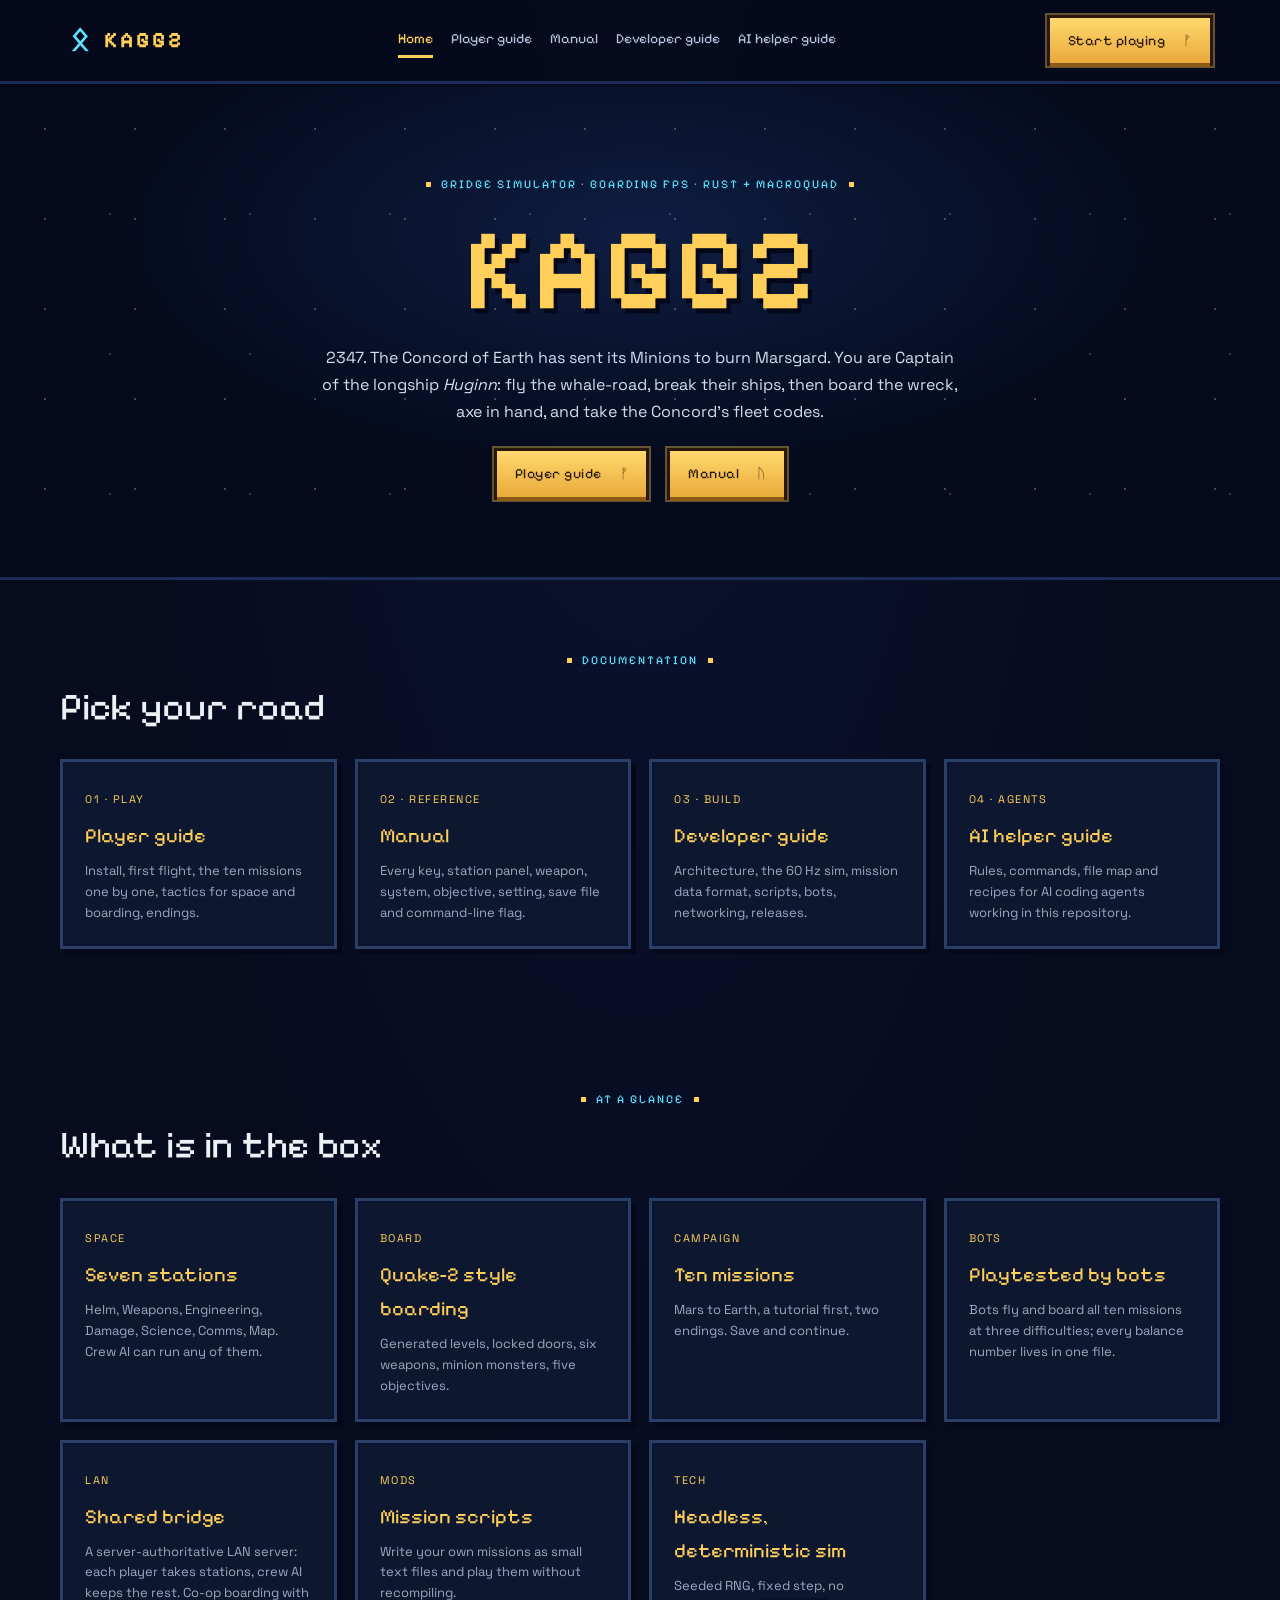
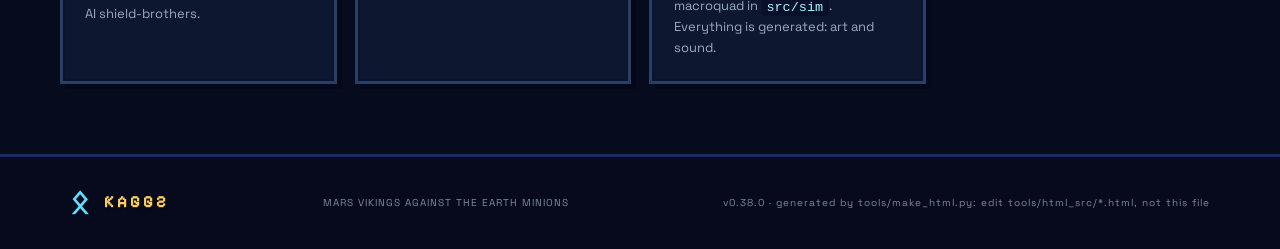
<file: HTML/index.html>
<!doctype html>
<html lang="en"><head><meta charset="utf-8"><meta name="viewport" content="width=device-width,initial-scale=1">
<title>Kagg2 — Kagg2</title><meta name="description" content="Kagg2: Mars Vikings against the Earth Minions. A bridge-simulator and boarding-FPS campaign.">
<link rel="icon" href="data:image/svg+xml,%3Csvg xmlns='http://www.w3.org/2000/svg' viewBox='0 0 32 32'%3E%3Cpath fill='%237ff0cf' d='M16 2l5 9h-4v5l6-4v5l-6 4v9h-2v-9l-6-4v-5l6 4v-5h-4z'/%3E%3C/svg%3E">
<style>@import url('https://fonts.googleapis.com/css2?family=Space+Grotesk:wght@400;500;600;700&family=Pixelify+Sans:wght@400;600&display=swap');
:root{--bg:#070b1e;--bg2:#0b1430;--panel:#0d1730;--ink:#eaf2f6;--mint:#3df2b0;--gold:#ffcf5a;--ice:#5fe0ff;--muted:#9aaac0;--line:#2a3f66;--code:#08102a;--link:#7be8ff}
*{box-sizing:border-box}html{scroll-behavior:smooth;scroll-padding-top:90px}
body{margin:0;background:radial-gradient(ellipse at 50% -10%,#16286055,transparent 60%),var(--bg);color:var(--ink);font:16px/1.7 'Space Grotesk',system-ui,Arial,sans-serif}
a{color:inherit;text-decoration:none}button{font:inherit;cursor:pointer}
header{height:84px;display:flex;align-items:center;justify-content:space-between;gap:20px;padding:0 5.5%;background:#060a1cf2;border-bottom:3px solid #1b2c58;box-shadow:0 3px 0 #0003;position:sticky;top:0;z-index:20;backdrop-filter:blur(8px)}
.brand{font-family:'Pixelify Sans','Space Grotesk',sans-serif;font-size:22px;font-weight:700;letter-spacing:3px;display:flex;align-items:center;gap:12px;white-space:nowrap;color:var(--gold);text-shadow:2px 2px 0 #04081a}
.rune{font-size:32px;color:var(--ice);line-height:1}
nav{font-family:'Pixelify Sans','Space Grotesk',sans-serif;display:flex;flex-wrap:wrap;gap:4px 18px;font-size:14px;color:#b5c3dc}
nav a{padding:4px 0;border-bottom:3px solid transparent}nav a:hover{color:var(--gold)}nav a.on{color:var(--gold);border-color:var(--gold)}
.nav-cta,.button{font-family:'Pixelify Sans',sans-serif;background:linear-gradient(#ffd96e,#e9a93a);color:#2a1706;border:0;box-shadow:0 4px 0 #8a5a16,0 0 0 3px #2a1706,0 0 0 5px #ffcf5a60;letter-spacing:.5px;padding:11px 18px;font-size:14px;display:inline-flex;gap:18px;white-space:nowrap}
.nav-cta span,.button span{color:#7a4a10}.button:hover,.nav-cta:hover{transform:translateY(-2px);filter:brightness(1.08)}
.hero{position:relative;overflow:hidden;padding:90px 6% 80px;text-align:center;background:radial-gradient(ellipse 60% 70% at 50% 30%,#1c3a7a66,transparent 70%),#050a1c;border-bottom:3px solid #1b2c58}
.hero:before{content:"";position:absolute;inset:0;background-image:radial-gradient(#fff 1px,transparent 1px),radial-gradient(#9ec9ff 1px,transparent 1px);background-size:90px 90px,140px 140px;background-position:0 0,40px 60px;opacity:.25}
.hero>*{position:relative}
.eyebrow{font-family:'Pixelify Sans',sans-serif;font-size:12px;letter-spacing:2px;color:var(--ice);display:flex;align-items:center;justify-content:center;gap:10px;text-transform:uppercase}
.eyebrow span{width:5px;height:5px;background:var(--gold)}
.hero h1{font-family:'Pixelify Sans',sans-serif;font-size:clamp(60px,9vw,120px);font-weight:600;line-height:.95;letter-spacing:2px;margin:22px 0 18px;color:var(--gold);text-shadow:4px 5px 0 #04081a}
.hero p{max-width:640px;margin:0 auto 22px;color:#d3def0;font-size:16px}
.actions{display:flex;justify-content:center;gap:24px;flex-wrap:wrap;margin-top:26px}
.section{max-width:1240px;margin:auto;padding:70px 40px}
h2{font-family:'Pixelify Sans',sans-serif;font-weight:400;font-size:38px;line-height:1.15;margin:15px 0 0}
h3{font-family:'Pixelify Sans',sans-serif;font-weight:400;font-size:24px}
.cards{display:grid;grid-template-columns:repeat(auto-fit,minmax(250px,1fr));gap:18px;margin-top:30px}
.cards a{border:3px solid #2a3f66;background:var(--panel);box-shadow:inset 0 0 0 2px #0a1330,5px 5px 0 #04081a;padding:22px;display:block;transition:transform .2s,filter .2s}
.cards a:hover{transform:translateY(-3px);filter:brightness(1.15)}.cards b{display:block;font-family:'Pixelify Sans',sans-serif;font-size:20px;color:var(--gold);font-weight:400;margin:8px 0}.cards small{color:var(--muted);font-size:13px;line-height:1.6;display:block}
.feature-num{font-size:11px;letter-spacing:1.5px;color:var(--gold)}
.wrap{max-width:min(96vw,1900px);margin:0 auto;padding:36px 24px;display:grid;grid-template-columns:260px 1fr;gap:40px}
aside{position:sticky;top:104px;align-self:start;max-height:calc(100vh - 124px);overflow:auto;font-size:13px;border:3px solid #2a3f66;background:#08112b;box-shadow:inset 0 0 0 2px #0a1330;padding:8px 10px}
aside a{display:block;color:var(--muted);padding:3px 0 3px 12px;border-left:2px solid #2a3f66}aside a:hover,aside a.cur{color:var(--gold);border-color:var(--gold)}aside a.l3{padding-left:26px;font-size:12px}
aside .grp{font-family:'Pixelify Sans',sans-serif;margin:12px 0 4px;padding:3px 8px;font-size:12px;letter-spacing:1.5px;text-transform:uppercase;color:#1a1004;background:linear-gradient(#ffd96e,#e9a93a);box-shadow:0 2px 0 #8a5a16}
main{min-width:0;max-width:1100px}
main h1{font-family:'Pixelify Sans',sans-serif;font-size:3.4rem;font-weight:400;line-height:1;margin:.1em 0 .3em;color:var(--gold);text-shadow:3px 3px 0 #04081a}
main h1::after{content:"";display:block;width:70px;height:3px;background:var(--mint);margin-top:14px}
main h2{margin-top:2.2em;padding-bottom:.25em;border-bottom:1px solid var(--line);font-size:1.7rem}main h3{margin-top:1.6em;font-size:1.25rem;color:var(--ice)}
h2 .a,h3 .a{opacity:0;margin-left:.4em;color:var(--muted)}h2:hover .a,h3:hover .a{opacity:1}
main a{color:var(--link);border-bottom:1px solid #7ff0cf40}main a:hover{border-color:var(--mint)}
code{background:var(--code);padding:.12em .4em;border-radius:4px;font:13.5px ui-monospace,Menlo,Consolas,monospace;color:#a8f6ff}
kbd{display:inline-block;min-width:1.6em;text-align:center;padding:.05em .45em;border:1px solid #5a6fa0;border-bottom-width:3px;border-radius:5px;background:#101e44;color:var(--gold);font:600 13px ui-monospace,Menlo,monospace}
pre{background:var(--code);padding:14px 16px;border-radius:6px;overflow:auto;border:2px solid #2a3f66}pre code{padding:0;background:none}
table{border-collapse:separate;border-spacing:0;display:block;overflow-x:auto;max-width:100%;margin:1.2em 0;border:2px solid #2a3f66}
th,td{border-bottom:1px solid #1d3236;padding:8px 12px;text-align:left;vertical-align:top}tr:last-child td{border-bottom:0}
th{font-family:'Pixelify Sans',sans-serif;background:#101e44;font-size:.9rem;letter-spacing:.06em;color:var(--gold);font-weight:400}tbody tr:nth-child(even){background:#0b1534}
blockquote{margin:1.2em 0;padding:.9em 1.4em;border:3px solid #2a3f66;border-left:6px solid var(--gold);background:var(--panel);color:#c9d6ea}
blockquote.tip{border-left-color:var(--mint)}blockquote.warn{border-left-color:#ff7b6b}blockquote.note{border-left-color:#7aa8ff}
details.guide{border:3px solid #2a3f66;background:var(--panel);padding:10px 16px;margin:14px 0}details.guide>summary{cursor:pointer;font-weight:700;color:var(--mint)}
.badge{display:inline-block;padding:.1em .6em;background:var(--mint);color:#0c2725;font-size:12px;font-weight:700}
footer{padding:30px 5.5%;border-top:3px solid #1b2c58;background:#060a1c;display:flex;align-items:center;justify-content:space-between;gap:16px;flex-wrap:wrap}
footer .brand{font-size:17px}footer>span,footer small{font-size:10px;letter-spacing:1px;color:#7a8c9c}
:focus-visible{outline:2px solid var(--mint);outline-offset:5px}
@media(max-width:860px){header{height:auto;padding:12px 6%;flex-wrap:wrap}nav{order:3;width:100%}.nav-cta{display:none}.section{padding:50px 6%}.wrap{grid-template-columns:1fr}aside{display:none}main h1{font-size:2.6rem}}
@media(prefers-reduced-motion:reduce){html{scroll-behavior:auto}*{transition:none!important}}
</style></head><body><header><a class="brand" href="index.html"><span class="rune">ᛟ</span> KAGG2</a><nav aria-label="Main navigation"><a href="index.html" class=on>Home</a><a href="guide.html">Player guide</a><a href="manual.html">Manual</a><a href="developer-guide.html">Developer guide</a><a href="ai-guide.html">AI helper guide</a></nav><a class="nav-cta" href="guide.html">Start playing <span>ᚠ</span></a></header><section class="hero"><div class="eyebrow"><span></span>Bridge simulator · boarding FPS · Rust + macroquad<span></span></div>
<h1>KAGG2</h1>
<p>2347. The Concord of Earth has sent its Minions to burn Marsgard. You are Captain of the longship <em>Huginn</em>: fly the whale-road, break their ships, then board the wreck, axe in hand, and take the Concord's fleet codes.</p>
<div class="actions"><a class="button" href="guide.html">Player guide <span>ᚠ</span></a><a class="button" href="manual.html">Manual <span>ᚢ</span></a></div></section>
<section class="section"><div class="eyebrow"><span></span>Documentation<span></span></div><h2>Pick your road</h2>
<div class="cards">
<a href="guide.html"><span class="feature-num">01 · PLAY</span><b>Player guide</b><small>Install, first flight, the ten missions one by one, tactics for space and boarding, endings.</small></a>
<a href="manual.html"><span class="feature-num">02 · REFERENCE</span><b>Manual</b><small>Every key, station panel, weapon, system, objective, setting, save file and command-line flag.</small></a>
<a href="developer-guide.html"><span class="feature-num">03 · BUILD</span><b>Developer guide</b><small>Architecture, the 60 Hz sim, mission data format, scripts, bots, networking, releases.</small></a>
<a href="ai-guide.html"><span class="feature-num">04 · AGENTS</span><b>AI helper guide</b><small>Rules, commands, file map and recipes for AI coding agents working in this repository.</small></a>
</div></section>
<section class="section"><div class="eyebrow"><span></span>At a glance<span></span></div><h2>What is in the box</h2>
<div class="cards">
<a href="manual.html#stations"><span class="feature-num">SPACE</span><b>Seven stations</b><small>Helm, Weapons, Engineering, Damage, Science, Comms, Map. Crew AI can run any of them.</small></a>
<a href="manual.html#boarding"><span class="feature-num">BOARD</span><b>Quake-2 style boarding</b><small>Generated levels, locked doors, six weapons, minion monsters, five objectives.</small></a>
<a href="guide.html#the-campaign"><span class="feature-num">CAMPAIGN</span><b>Ten missions</b><small>Mars to Earth, a tutorial first, two endings. Save and continue.</small></a>
<a href="manual.html#playtest"><span class="feature-num">BOTS</span><b>Playtested by bots</b><small>Bots fly and board all ten missions at three difficulties; every balance number lives in one file.</small></a>
<a href="manual.html#multiplayer"><span class="feature-num">LAN</span><b>Shared bridge</b><small>A server-authoritative LAN server: each player takes stations, crew AI keeps the rest. Co-op boarding with AI shield-brothers.</small></a>
<a href="manual.html#mission-scripts"><span class="feature-num">MODS</span><b>Mission scripts</b><small>Write your own missions as small text files and play them without recompiling.</small></a>
<a href="developer-guide.html#determinism"><span class="feature-num">TECH</span><b>Headless, deterministic sim</b><small>Seeded RNG, fixed step, no macroquad in <code>src/sim</code>. Everything is generated: art and sound.</small></a>
</div></section>
<footer><a class="brand" href="index.html"><span class="rune">ᛟ</span> KAGG2</a><span>MARS VIKINGS AGAINST THE EARTH MINIONS</span><small>v0.38.0 · generated by tools/make_html.py: edit tools/html_src/*.html, not this file</small></footer></body></html>
</file>
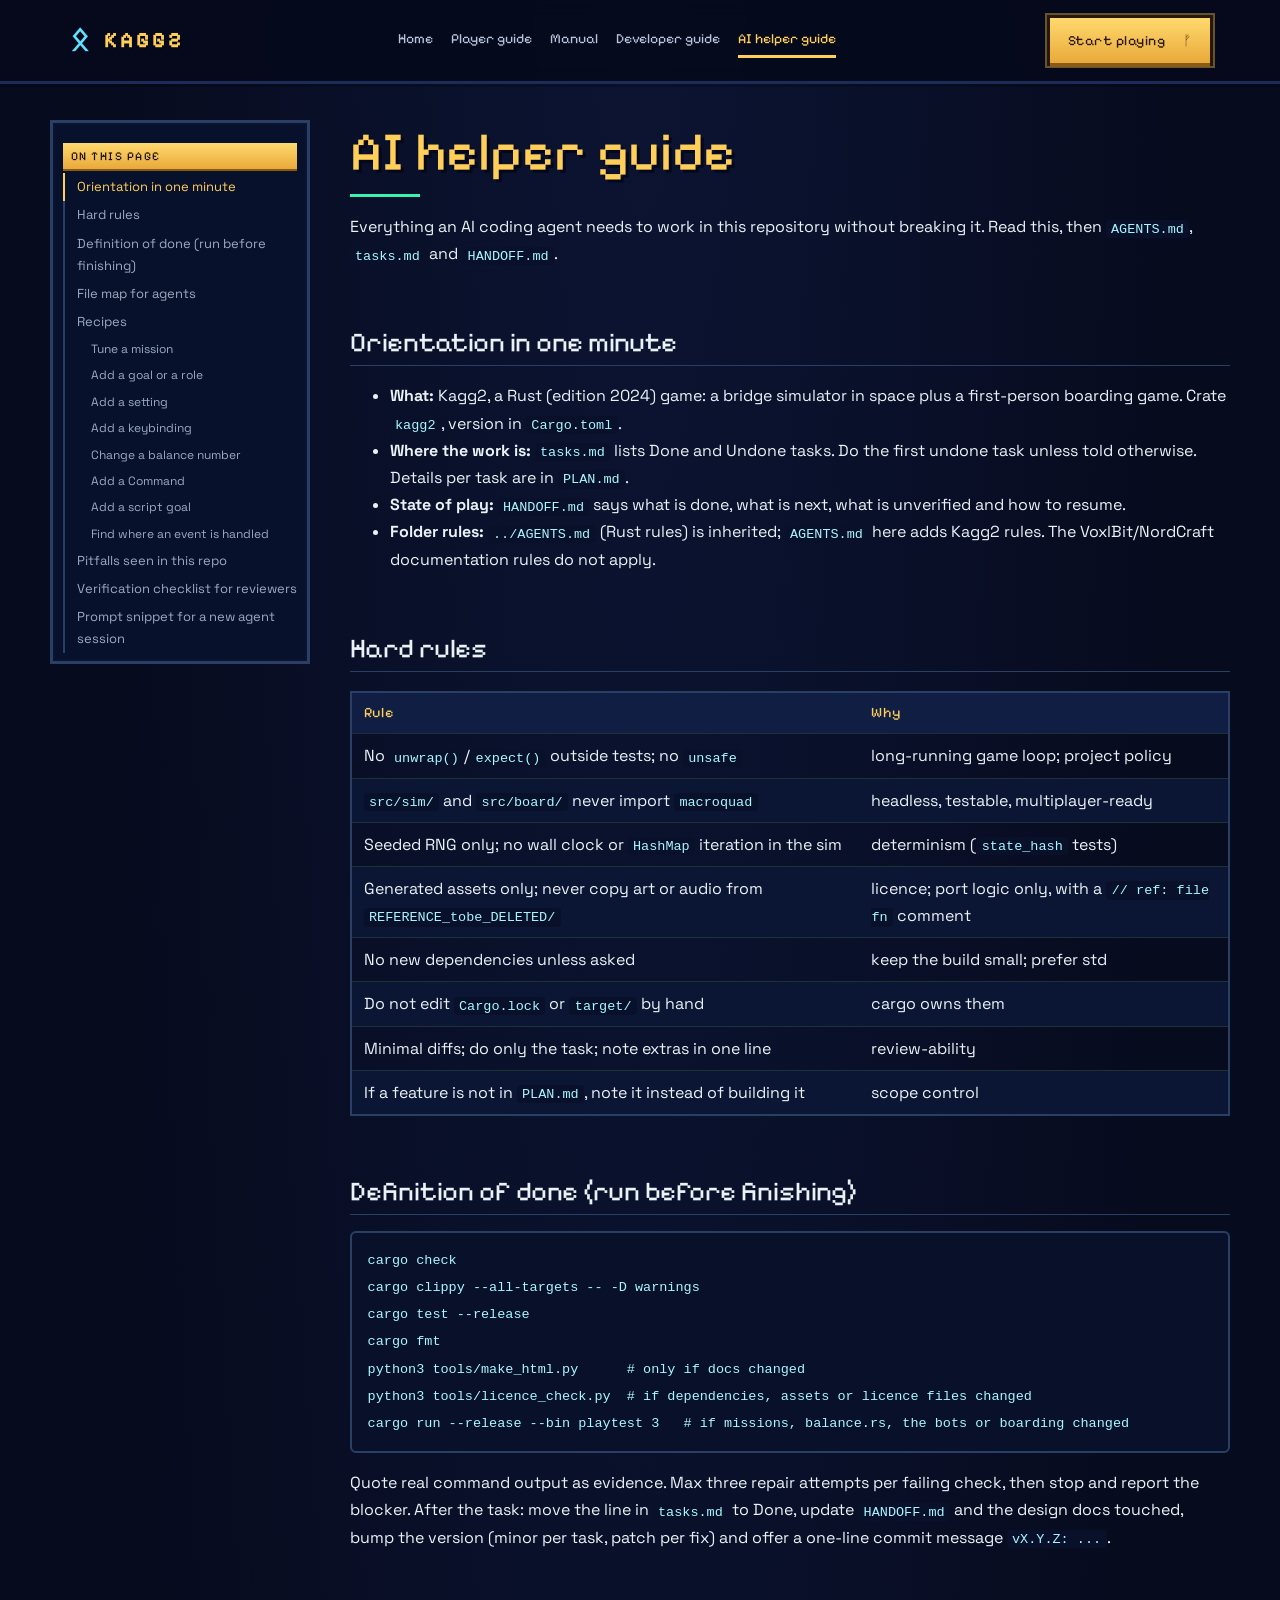
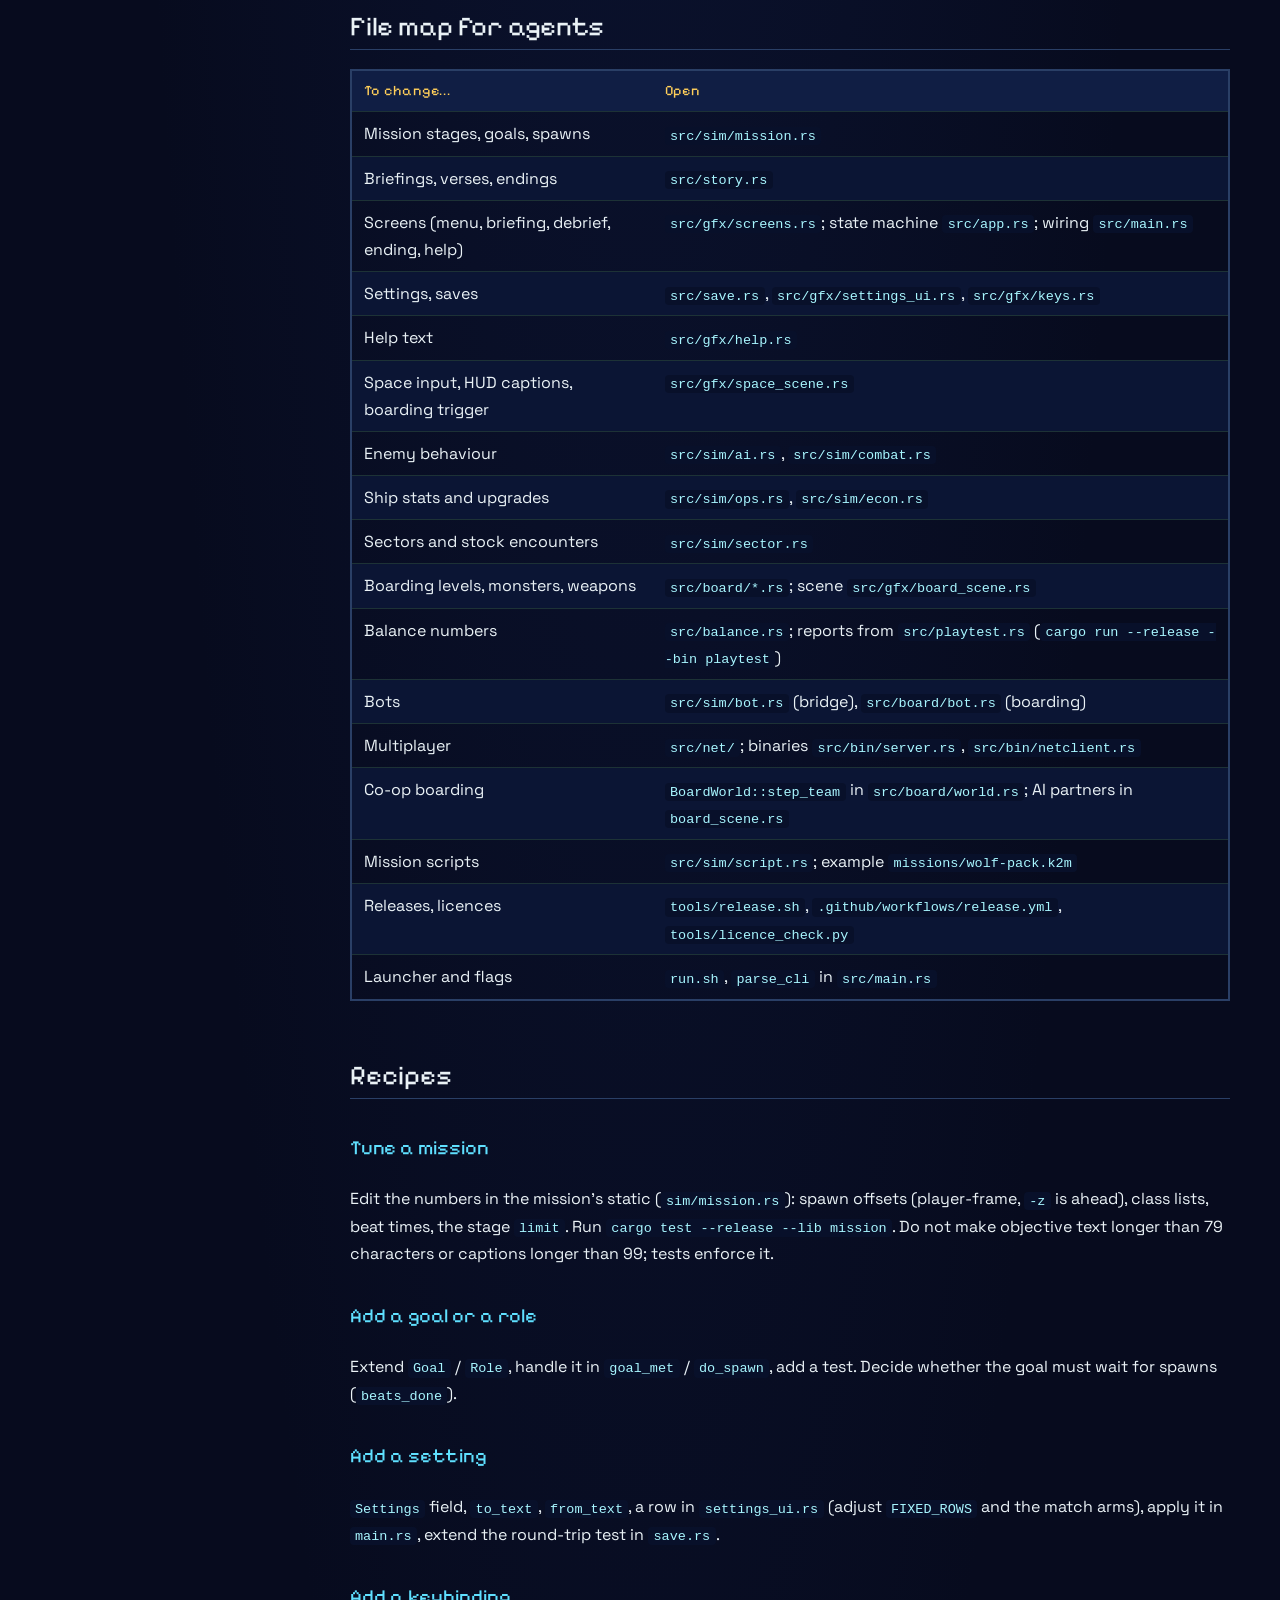
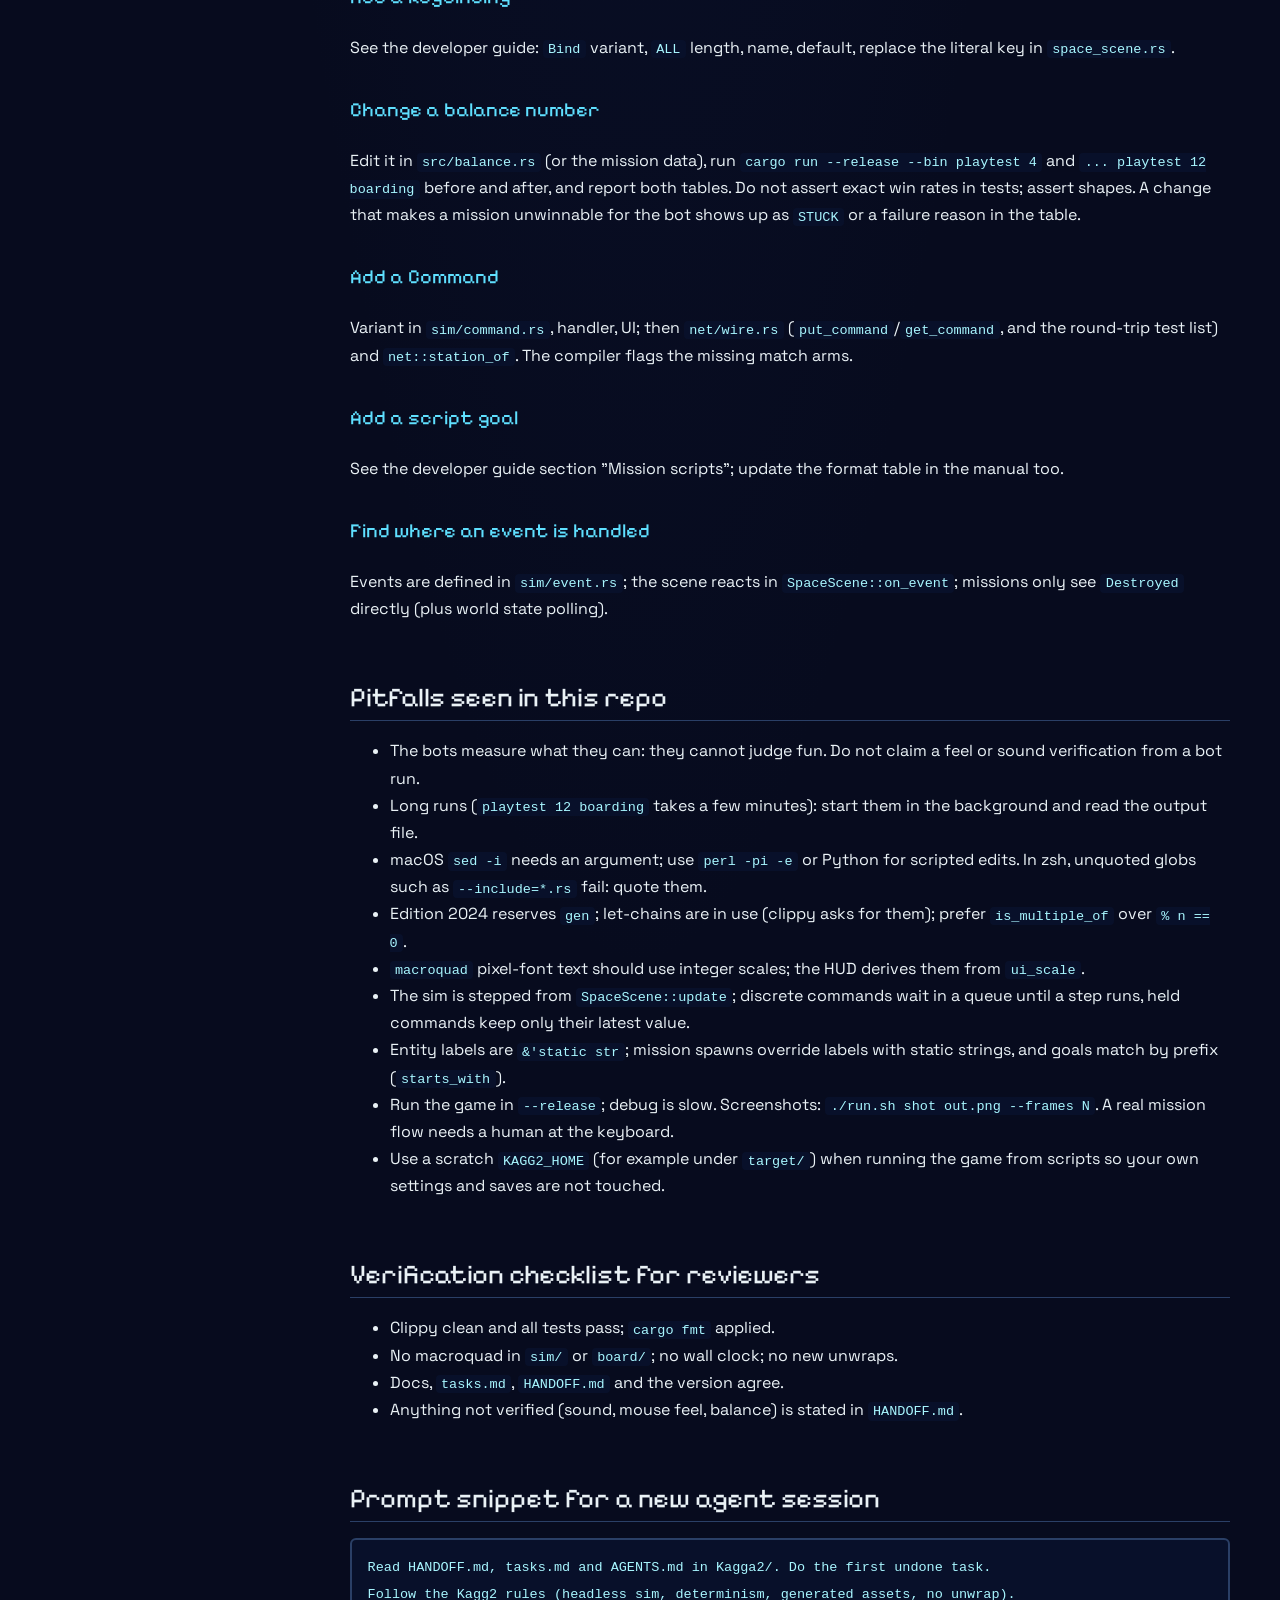
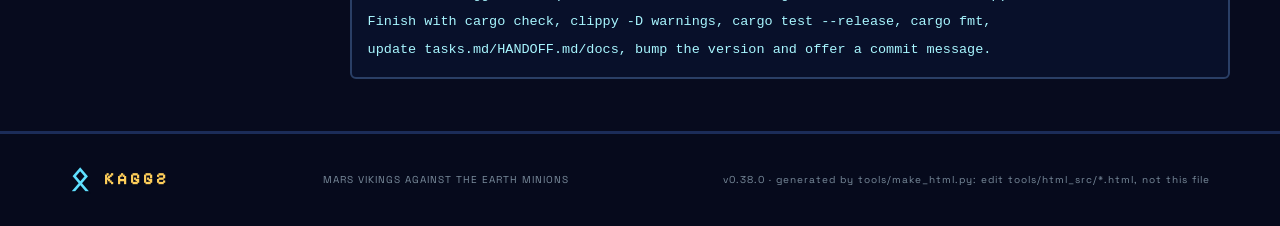
<file: HTML/ai-guide.html>
<!doctype html>
<html lang="en"><head><meta charset="utf-8"><meta name="viewport" content="width=device-width,initial-scale=1">
<title>AI helper guide — Kagg2</title><meta name="description" content="Kagg2: Mars Vikings against the Earth Minions. A bridge-simulator and boarding-FPS campaign.">
<link rel="icon" href="data:image/svg+xml,%3Csvg xmlns='http://www.w3.org/2000/svg' viewBox='0 0 32 32'%3E%3Cpath fill='%237ff0cf' d='M16 2l5 9h-4v5l6-4v5l-6 4v9h-2v-9l-6-4v-5l6 4v-5h-4z'/%3E%3C/svg%3E">
<style>@import url('https://fonts.googleapis.com/css2?family=Space+Grotesk:wght@400;500;600;700&family=Pixelify+Sans:wght@400;600&display=swap');
:root{--bg:#070b1e;--bg2:#0b1430;--panel:#0d1730;--ink:#eaf2f6;--mint:#3df2b0;--gold:#ffcf5a;--ice:#5fe0ff;--muted:#9aaac0;--line:#2a3f66;--code:#08102a;--link:#7be8ff}
*{box-sizing:border-box}html{scroll-behavior:smooth;scroll-padding-top:90px}
body{margin:0;background:radial-gradient(ellipse at 50% -10%,#16286055,transparent 60%),var(--bg);color:var(--ink);font:16px/1.7 'Space Grotesk',system-ui,Arial,sans-serif}
a{color:inherit;text-decoration:none}button{font:inherit;cursor:pointer}
header{height:84px;display:flex;align-items:center;justify-content:space-between;gap:20px;padding:0 5.5%;background:#060a1cf2;border-bottom:3px solid #1b2c58;box-shadow:0 3px 0 #0003;position:sticky;top:0;z-index:20;backdrop-filter:blur(8px)}
.brand{font-family:'Pixelify Sans','Space Grotesk',sans-serif;font-size:22px;font-weight:700;letter-spacing:3px;display:flex;align-items:center;gap:12px;white-space:nowrap;color:var(--gold);text-shadow:2px 2px 0 #04081a}
.rune{font-size:32px;color:var(--ice);line-height:1}
nav{font-family:'Pixelify Sans','Space Grotesk',sans-serif;display:flex;flex-wrap:wrap;gap:4px 18px;font-size:14px;color:#b5c3dc}
nav a{padding:4px 0;border-bottom:3px solid transparent}nav a:hover{color:var(--gold)}nav a.on{color:var(--gold);border-color:var(--gold)}
.nav-cta,.button{font-family:'Pixelify Sans',sans-serif;background:linear-gradient(#ffd96e,#e9a93a);color:#2a1706;border:0;box-shadow:0 4px 0 #8a5a16,0 0 0 3px #2a1706,0 0 0 5px #ffcf5a60;letter-spacing:.5px;padding:11px 18px;font-size:14px;display:inline-flex;gap:18px;white-space:nowrap}
.nav-cta span,.button span{color:#7a4a10}.button:hover,.nav-cta:hover{transform:translateY(-2px);filter:brightness(1.08)}
.hero{position:relative;overflow:hidden;padding:90px 6% 80px;text-align:center;background:radial-gradient(ellipse 60% 70% at 50% 30%,#1c3a7a66,transparent 70%),#050a1c;border-bottom:3px solid #1b2c58}
.hero:before{content:"";position:absolute;inset:0;background-image:radial-gradient(#fff 1px,transparent 1px),radial-gradient(#9ec9ff 1px,transparent 1px);background-size:90px 90px,140px 140px;background-position:0 0,40px 60px;opacity:.25}
.hero>*{position:relative}
.eyebrow{font-family:'Pixelify Sans',sans-serif;font-size:12px;letter-spacing:2px;color:var(--ice);display:flex;align-items:center;justify-content:center;gap:10px;text-transform:uppercase}
.eyebrow span{width:5px;height:5px;background:var(--gold)}
.hero h1{font-family:'Pixelify Sans',sans-serif;font-size:clamp(60px,9vw,120px);font-weight:600;line-height:.95;letter-spacing:2px;margin:22px 0 18px;color:var(--gold);text-shadow:4px 5px 0 #04081a}
.hero p{max-width:640px;margin:0 auto 22px;color:#d3def0;font-size:16px}
.actions{display:flex;justify-content:center;gap:24px;flex-wrap:wrap;margin-top:26px}
.section{max-width:1240px;margin:auto;padding:70px 40px}
h2{font-family:'Pixelify Sans',sans-serif;font-weight:400;font-size:38px;line-height:1.15;margin:15px 0 0}
h3{font-family:'Pixelify Sans',sans-serif;font-weight:400;font-size:24px}
.cards{display:grid;grid-template-columns:repeat(auto-fit,minmax(250px,1fr));gap:18px;margin-top:30px}
.cards a{border:3px solid #2a3f66;background:var(--panel);box-shadow:inset 0 0 0 2px #0a1330,5px 5px 0 #04081a;padding:22px;display:block;transition:transform .2s,filter .2s}
.cards a:hover{transform:translateY(-3px);filter:brightness(1.15)}.cards b{display:block;font-family:'Pixelify Sans',sans-serif;font-size:20px;color:var(--gold);font-weight:400;margin:8px 0}.cards small{color:var(--muted);font-size:13px;line-height:1.6;display:block}
.feature-num{font-size:11px;letter-spacing:1.5px;color:var(--gold)}
.wrap{max-width:min(96vw,1900px);margin:0 auto;padding:36px 24px;display:grid;grid-template-columns:260px 1fr;gap:40px}
aside{position:sticky;top:104px;align-self:start;max-height:calc(100vh - 124px);overflow:auto;font-size:13px;border:3px solid #2a3f66;background:#08112b;box-shadow:inset 0 0 0 2px #0a1330;padding:8px 10px}
aside a{display:block;color:var(--muted);padding:3px 0 3px 12px;border-left:2px solid #2a3f66}aside a:hover,aside a.cur{color:var(--gold);border-color:var(--gold)}aside a.l3{padding-left:26px;font-size:12px}
aside .grp{font-family:'Pixelify Sans',sans-serif;margin:12px 0 4px;padding:3px 8px;font-size:12px;letter-spacing:1.5px;text-transform:uppercase;color:#1a1004;background:linear-gradient(#ffd96e,#e9a93a);box-shadow:0 2px 0 #8a5a16}
main{min-width:0;max-width:1100px}
main h1{font-family:'Pixelify Sans',sans-serif;font-size:3.4rem;font-weight:400;line-height:1;margin:.1em 0 .3em;color:var(--gold);text-shadow:3px 3px 0 #04081a}
main h1::after{content:"";display:block;width:70px;height:3px;background:var(--mint);margin-top:14px}
main h2{margin-top:2.2em;padding-bottom:.25em;border-bottom:1px solid var(--line);font-size:1.7rem}main h3{margin-top:1.6em;font-size:1.25rem;color:var(--ice)}
h2 .a,h3 .a{opacity:0;margin-left:.4em;color:var(--muted)}h2:hover .a,h3:hover .a{opacity:1}
main a{color:var(--link);border-bottom:1px solid #7ff0cf40}main a:hover{border-color:var(--mint)}
code{background:var(--code);padding:.12em .4em;border-radius:4px;font:13.5px ui-monospace,Menlo,Consolas,monospace;color:#a8f6ff}
kbd{display:inline-block;min-width:1.6em;text-align:center;padding:.05em .45em;border:1px solid #5a6fa0;border-bottom-width:3px;border-radius:5px;background:#101e44;color:var(--gold);font:600 13px ui-monospace,Menlo,monospace}
pre{background:var(--code);padding:14px 16px;border-radius:6px;overflow:auto;border:2px solid #2a3f66}pre code{padding:0;background:none}
table{border-collapse:separate;border-spacing:0;display:block;overflow-x:auto;max-width:100%;margin:1.2em 0;border:2px solid #2a3f66}
th,td{border-bottom:1px solid #1d3236;padding:8px 12px;text-align:left;vertical-align:top}tr:last-child td{border-bottom:0}
th{font-family:'Pixelify Sans',sans-serif;background:#101e44;font-size:.9rem;letter-spacing:.06em;color:var(--gold);font-weight:400}tbody tr:nth-child(even){background:#0b1534}
blockquote{margin:1.2em 0;padding:.9em 1.4em;border:3px solid #2a3f66;border-left:6px solid var(--gold);background:var(--panel);color:#c9d6ea}
blockquote.tip{border-left-color:var(--mint)}blockquote.warn{border-left-color:#ff7b6b}blockquote.note{border-left-color:#7aa8ff}
details.guide{border:3px solid #2a3f66;background:var(--panel);padding:10px 16px;margin:14px 0}details.guide>summary{cursor:pointer;font-weight:700;color:var(--mint)}
.badge{display:inline-block;padding:.1em .6em;background:var(--mint);color:#0c2725;font-size:12px;font-weight:700}
footer{padding:30px 5.5%;border-top:3px solid #1b2c58;background:#060a1c;display:flex;align-items:center;justify-content:space-between;gap:16px;flex-wrap:wrap}
footer .brand{font-size:17px}footer>span,footer small{font-size:10px;letter-spacing:1px;color:#7a8c9c}
:focus-visible{outline:2px solid var(--mint);outline-offset:5px}
@media(max-width:860px){header{height:auto;padding:12px 6%;flex-wrap:wrap}nav{order:3;width:100%}.nav-cta{display:none}.section{padding:50px 6%}.wrap{grid-template-columns:1fr}aside{display:none}main h1{font-size:2.6rem}}
@media(prefers-reduced-motion:reduce){html{scroll-behavior:auto}*{transition:none!important}}
</style></head><body><header><a class="brand" href="index.html"><span class="rune">ᛟ</span> KAGG2</a><nav aria-label="Main navigation"><a href="index.html">Home</a><a href="guide.html">Player guide</a><a href="manual.html">Manual</a><a href="developer-guide.html">Developer guide</a><a href="ai-guide.html" class=on>AI helper guide</a></nav><a class="nav-cta" href="guide.html">Start playing <span>ᚠ</span></a></header><div class="wrap"><aside><div class="grp">On this page</div><a class="l2" href="#orientation-in-one-minute">Orientation in one minute</a><a class="l2" href="#hard-rules">Hard rules</a><a class="l2" href="#definition-of-done-run-before-finishing">Definition of done (run before finishing)</a><a class="l2" href="#file-map-for-agents">File map for agents</a><a class="l2" href="#recipes">Recipes</a><a class="l3" href="#tune-a-mission">Tune a mission</a><a class="l3" href="#add-a-goal-or-a-role">Add a goal or a role</a><a class="l3" href="#add-a-setting">Add a setting</a><a class="l3" href="#add-a-keybinding">Add a keybinding</a><a class="l3" href="#change-a-balance-number">Change a balance number</a><a class="l3" href="#add-a-command">Add a Command</a><a class="l3" href="#add-a-script-goal">Add a script goal</a><a class="l3" href="#find-where-an-event-is-handled">Find where an event is handled</a><a class="l2" href="#pitfalls-seen-in-this-repo">Pitfalls seen in this repo</a><a class="l2" href="#verification-checklist-for-reviewers">Verification checklist for reviewers</a><a class="l2" href="#prompt-snippet-for-a-new-agent-session">Prompt snippet for a new agent session</a></aside><main><h1>AI helper guide</h1>
<p>Everything an AI coding agent needs to work in this repository without breaking it. Read this, then <code>AGENTS.md</code>, <code>tasks.md</code> and <code>HANDOFF.md</code>.</p>
<h2 id="orientation-in-one-minute">Orientation in one minute<a class="a" href="#orientation-in-one-minute">#</a></h2>
<ul>
<li><strong>What:</strong> Kagg2, a Rust (edition 2024) game: a bridge simulator in space plus a first-person boarding game. Crate <code>kagg2</code>, version in <code>Cargo.toml</code>.</li>
<li><strong>Where the work is:</strong> <code>tasks.md</code> lists Done and Undone tasks. Do the first undone task unless told otherwise. Details per task are in <code>PLAN.md</code>.</li>
<li><strong>State of play:</strong> <code>HANDOFF.md</code> says what is done, what is next, what is unverified and how to resume.</li>
<li><strong>Folder rules:</strong> <code>../AGENTS.md</code> (Rust rules) is inherited; <code>AGENTS.md</code> here adds Kagg2 rules. The VoxlBit/NordCraft documentation rules do not apply.</li>
</ul>
<h2 id="hard-rules">Hard rules<a class="a" href="#hard-rules">#</a></h2>
<table><thead><tr><th>Rule</th><th>Why</th></tr></thead><tbody>
<tr><td>No <code>unwrap()</code>/<code>expect()</code> outside tests; no <code>unsafe</code></td><td>long-running game loop; project policy</td></tr>
<tr><td><code>src/sim/</code> and <code>src/board/</code> never import <code>macroquad</code></td><td>headless, testable, multiplayer-ready</td></tr>
<tr><td>Seeded RNG only; no wall clock or <code>HashMap</code> iteration in the sim</td><td>determinism (<code>state_hash</code> tests)</td></tr>
<tr><td>Generated assets only; never copy art or audio from <code>REFERENCE_tobe_DELETED/</code></td><td>licence; port logic only, with a <code>// ref: file fn</code> comment</td></tr>
<tr><td>No new dependencies unless asked</td><td>keep the build small; prefer std</td></tr>
<tr><td>Do not edit <code>Cargo.lock</code> or <code>target/</code> by hand</td><td>cargo owns them</td></tr>
<tr><td>Minimal diffs; do only the task; note extras in one line</td><td>review-ability</td></tr>
<tr><td>If a feature is not in <code>PLAN.md</code>, note it instead of building it</td><td>scope control</td></tr>
</tbody></table>
<h2 id="definition-of-done-run-before-finishing">Definition of done (run before finishing)<a class="a" href="#definition-of-done-run-before-finishing">#</a></h2>
<pre><code>cargo check
cargo clippy --all-targets -- -D warnings
cargo test --release
cargo fmt
python3 tools/make_html.py      # only if docs changed
python3 tools/licence_check.py  # if dependencies, assets or licence files changed
cargo run --release --bin playtest 3   # if missions, balance.rs, the bots or boarding changed</code></pre>
<p>Quote real command output as evidence. Max three repair attempts per failing check, then stop and report the blocker. After the task: move the line in <code>tasks.md</code> to Done, update <code>HANDOFF.md</code> and the design docs touched, bump the version (minor per task, patch per fix) and offer a one-line commit message <code>vX.Y.Z: ...</code>.</p>
<h2 id="file-map-for-agents">File map for agents<a class="a" href="#file-map-for-agents">#</a></h2>
<table><thead><tr><th>To change...</th><th>Open</th></tr></thead><tbody>
<tr><td>Mission stages, goals, spawns</td><td><code>src/sim/mission.rs</code></td></tr>
<tr><td>Briefings, verses, endings</td><td><code>src/story.rs</code></td></tr>
<tr><td>Screens (menu, briefing, debrief, ending, help)</td><td><code>src/gfx/screens.rs</code>; state machine <code>src/app.rs</code>; wiring <code>src/main.rs</code></td></tr>
<tr><td>Settings, saves</td><td><code>src/save.rs</code>, <code>src/gfx/settings_ui.rs</code>, <code>src/gfx/keys.rs</code></td></tr>
<tr><td>Help text</td><td><code>src/gfx/help.rs</code></td></tr>
<tr><td>Space input, HUD captions, boarding trigger</td><td><code>src/gfx/space_scene.rs</code></td></tr>
<tr><td>Enemy behaviour</td><td><code>src/sim/ai.rs</code>, <code>src/sim/combat.rs</code></td></tr>
<tr><td>Ship stats and upgrades</td><td><code>src/sim/ops.rs</code>, <code>src/sim/econ.rs</code></td></tr>
<tr><td>Sectors and stock encounters</td><td><code>src/sim/sector.rs</code></td></tr>
<tr><td>Boarding levels, monsters, weapons</td><td><code>src/board/*.rs</code>; scene <code>src/gfx/board_scene.rs</code></td></tr>
<tr><td>Balance numbers</td><td><code>src/balance.rs</code>; reports from <code>src/playtest.rs</code> (<code>cargo run --release --bin playtest</code>)</td></tr>
<tr><td>Bots</td><td><code>src/sim/bot.rs</code> (bridge), <code>src/board/bot.rs</code> (boarding)</td></tr>
<tr><td>Multiplayer</td><td><code>src/net/</code>; binaries <code>src/bin/server.rs</code>, <code>src/bin/netclient.rs</code></td></tr>
<tr><td>Co-op boarding</td><td><code>BoardWorld::step_team</code> in <code>src/board/world.rs</code>; AI partners in <code>board_scene.rs</code></td></tr>
<tr><td>Mission scripts</td><td><code>src/sim/script.rs</code>; example <code>missions/wolf-pack.k2m</code></td></tr>
<tr><td>Releases, licences</td><td><code>tools/release.sh</code>, <code>.github/workflows/release.yml</code>, <code>tools/licence_check.py</code></td></tr>
<tr><td>Launcher and flags</td><td><code>run.sh</code>, <code>parse_cli</code> in <code>src/main.rs</code></td></tr>
</tbody></table>
<h2 id="recipes">Recipes<a class="a" href="#recipes">#</a></h2>
<h3 id="tune-a-mission">Tune a mission<a class="a" href="#tune-a-mission">#</a></h3>
<p>Edit the numbers in the mission's static (<code>sim/mission.rs</code>): spawn offsets (player-frame, <code>-z</code> is ahead), class lists, beat times, the stage <code>limit</code>. Run <code>cargo test --release --lib mission</code>. Do not make objective text longer than 79 characters or captions longer than 99; tests enforce it.</p>
<h3 id="add-a-goal-or-a-role">Add a goal or a role<a class="a" href="#add-a-goal-or-a-role">#</a></h3>
<p>Extend <code>Goal</code> / <code>Role</code>, handle it in <code>goal_met</code> / <code>do_spawn</code>, add a test. Decide whether the goal must wait for spawns (<code>beats_done</code>).</p>
<h3 id="add-a-setting">Add a setting<a class="a" href="#add-a-setting">#</a></h3>
<p><code>Settings</code> field, <code>to_text</code>, <code>from_text</code>, a row in <code>settings_ui.rs</code> (adjust <code>FIXED_ROWS</code> and the match arms), apply it in <code>main.rs</code>, extend the round-trip test in <code>save.rs</code>.</p>
<h3 id="add-a-keybinding">Add a keybinding<a class="a" href="#add-a-keybinding">#</a></h3>
<p>See the developer guide: <code>Bind</code> variant, <code>ALL</code> length, name, default, replace the literal key in <code>space_scene.rs</code>.</p>
<h3 id="change-a-balance-number">Change a balance number<a class="a" href="#change-a-balance-number">#</a></h3>
<p>Edit it in <code>src/balance.rs</code> (or the mission data), run <code>cargo run --release --bin playtest 4</code> and <code>... playtest 12 boarding</code> before and after, and report both tables. Do not assert exact win rates in tests; assert shapes. A change that makes a mission unwinnable for the bot shows up as <code>STUCK</code> or a failure reason in the table.</p>
<h3 id="add-a-command">Add a Command<a class="a" href="#add-a-command">#</a></h3>
<p>Variant in <code>sim/command.rs</code>, handler, UI; then <code>net/wire.rs</code> (<code>put_command</code>/<code>get_command</code>, and the round-trip test list) and <code>net::station_of</code>. The compiler flags the missing match arms.</p>
<h3 id="add-a-script-goal">Add a script goal<a class="a" href="#add-a-script-goal">#</a></h3>
<p>See the developer guide section "Mission scripts"; update the format table in the manual too.</p>
<h3 id="find-where-an-event-is-handled">Find where an event is handled<a class="a" href="#find-where-an-event-is-handled">#</a></h3>
<p>Events are defined in <code>sim/event.rs</code>; the scene reacts in <code>SpaceScene::on_event</code>; missions only see <code>Destroyed</code> directly (plus world state polling).</p>
<h2 id="pitfalls-seen-in-this-repo">Pitfalls seen in this repo<a class="a" href="#pitfalls-seen-in-this-repo">#</a></h2>
<ul>
<li>The bots measure what they can: they cannot judge fun. Do not claim a feel or sound verification from a bot run.</li>
<li>Long runs (<code>playtest 12 boarding</code> takes a few minutes): start them in the background and read the output file.</li>
<li>macOS <code>sed -i</code> needs an argument; use <code>perl -pi -e</code> or Python for scripted edits. In zsh, unquoted globs such as <code>--include=*.rs</code> fail: quote them.</li>
<li>Edition 2024 reserves <code>gen</code>; let-chains are in use (clippy asks for them); prefer <code>is_multiple_of</code> over <code>% n == 0</code>.</li>
<li><code>macroquad</code> pixel-font text should use integer scales; the HUD derives them from <code>ui_scale</code>.</li>
<li>The sim is stepped from <code>SpaceScene::update</code>; discrete commands wait in a queue until a step runs, held commands keep only their latest value.</li>
<li>Entity labels are <code>&amp;'static str</code>; mission spawns override labels with static strings, and goals match by prefix (<code>starts_with</code>).</li>
<li>Run the game in <code>--release</code>; debug is slow. Screenshots: <code>./run.sh shot out.png --frames N</code>. A real mission flow needs a human at the keyboard.</li>
<li>Use a scratch <code>KAGG2_HOME</code> (for example under <code>target/</code>) when running the game from scripts so your own settings and saves are not touched.</li>
</ul>
<h2 id="verification-checklist-for-reviewers">Verification checklist for reviewers<a class="a" href="#verification-checklist-for-reviewers">#</a></h2>
<ul>
<li>Clippy clean and all tests pass; <code>cargo fmt</code> applied.</li>
<li>No macroquad in <code>sim/</code> or <code>board/</code>; no wall clock; no new unwraps.</li>
<li>Docs, <code>tasks.md</code>, <code>HANDOFF.md</code> and the version agree.</li>
<li>Anything not verified (sound, mouse feel, balance) is stated in <code>HANDOFF.md</code>.</li>
</ul>
<h2 id="prompt-snippet-for-a-new-agent-session">Prompt snippet for a new agent session<a class="a" href="#prompt-snippet-for-a-new-agent-session">#</a></h2>
<pre><code>Read HANDOFF.md, tasks.md and AGENTS.md in Kagga2/. Do the first undone task.
Follow the Kagg2 rules (headless sim, determinism, generated assets, no unwrap).
Finish with cargo check, clippy -D warnings, cargo test --release, cargo fmt,
update tasks.md/HANDOFF.md/docs, bump the version and offer a commit message.</code></pre>
</main></div><script>
const links=[...document.querySelectorAll('aside a')];const heads=links.map(a=>document.getElementById(a.getAttribute('href').slice(1)));
const onScroll=()=>{let cur=0,best=-1e9;heads.forEach((h,i)=>{if(!h)return;const t=h.getBoundingClientRect().top;if(t<130&&t>best){best=t;cur=i}});links.forEach((a,i)=>a.classList.toggle('cur',i===cur))};
addEventListener('scroll',onScroll,{passive:true});onScroll();
</script><footer><a class="brand" href="index.html"><span class="rune">ᛟ</span> KAGG2</a><span>MARS VIKINGS AGAINST THE EARTH MINIONS</span><small>v0.38.0 · generated by tools/make_html.py: edit tools/html_src/*.html, not this file</small></footer></body></html>
</file>
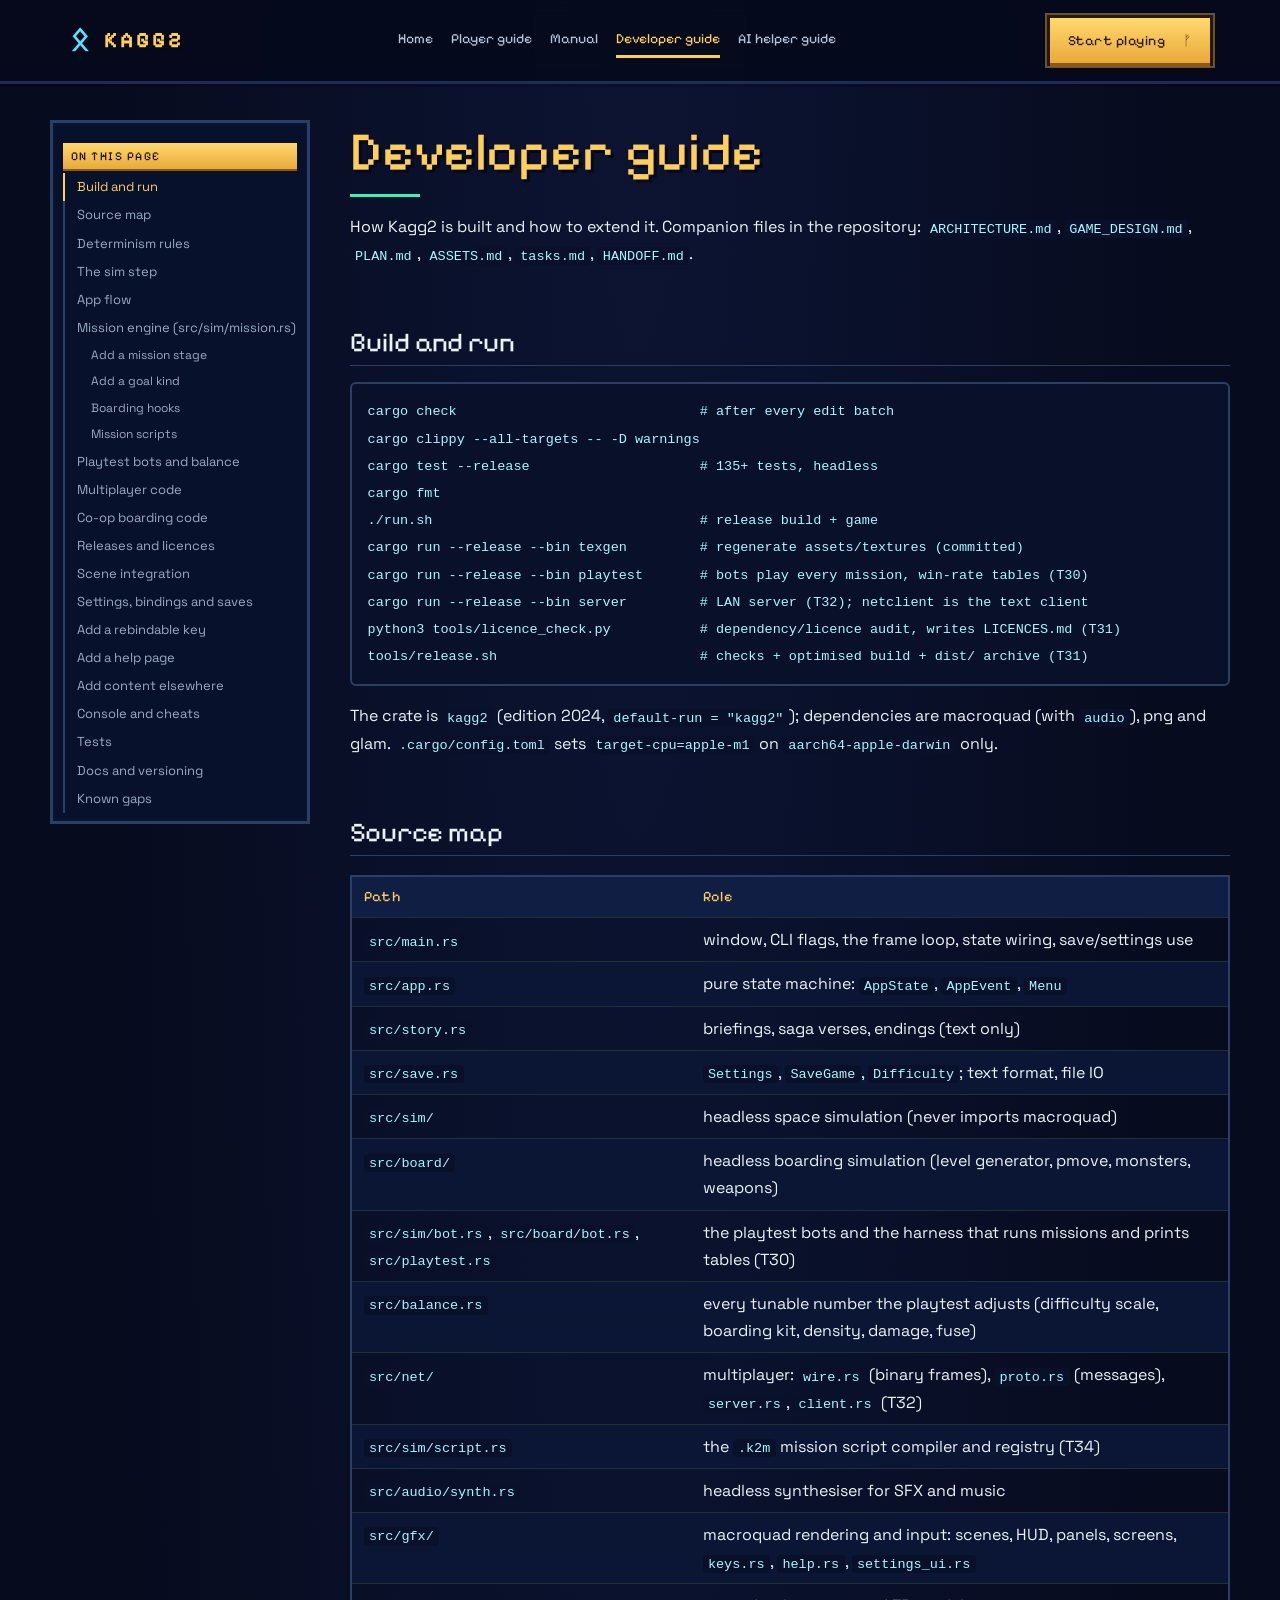
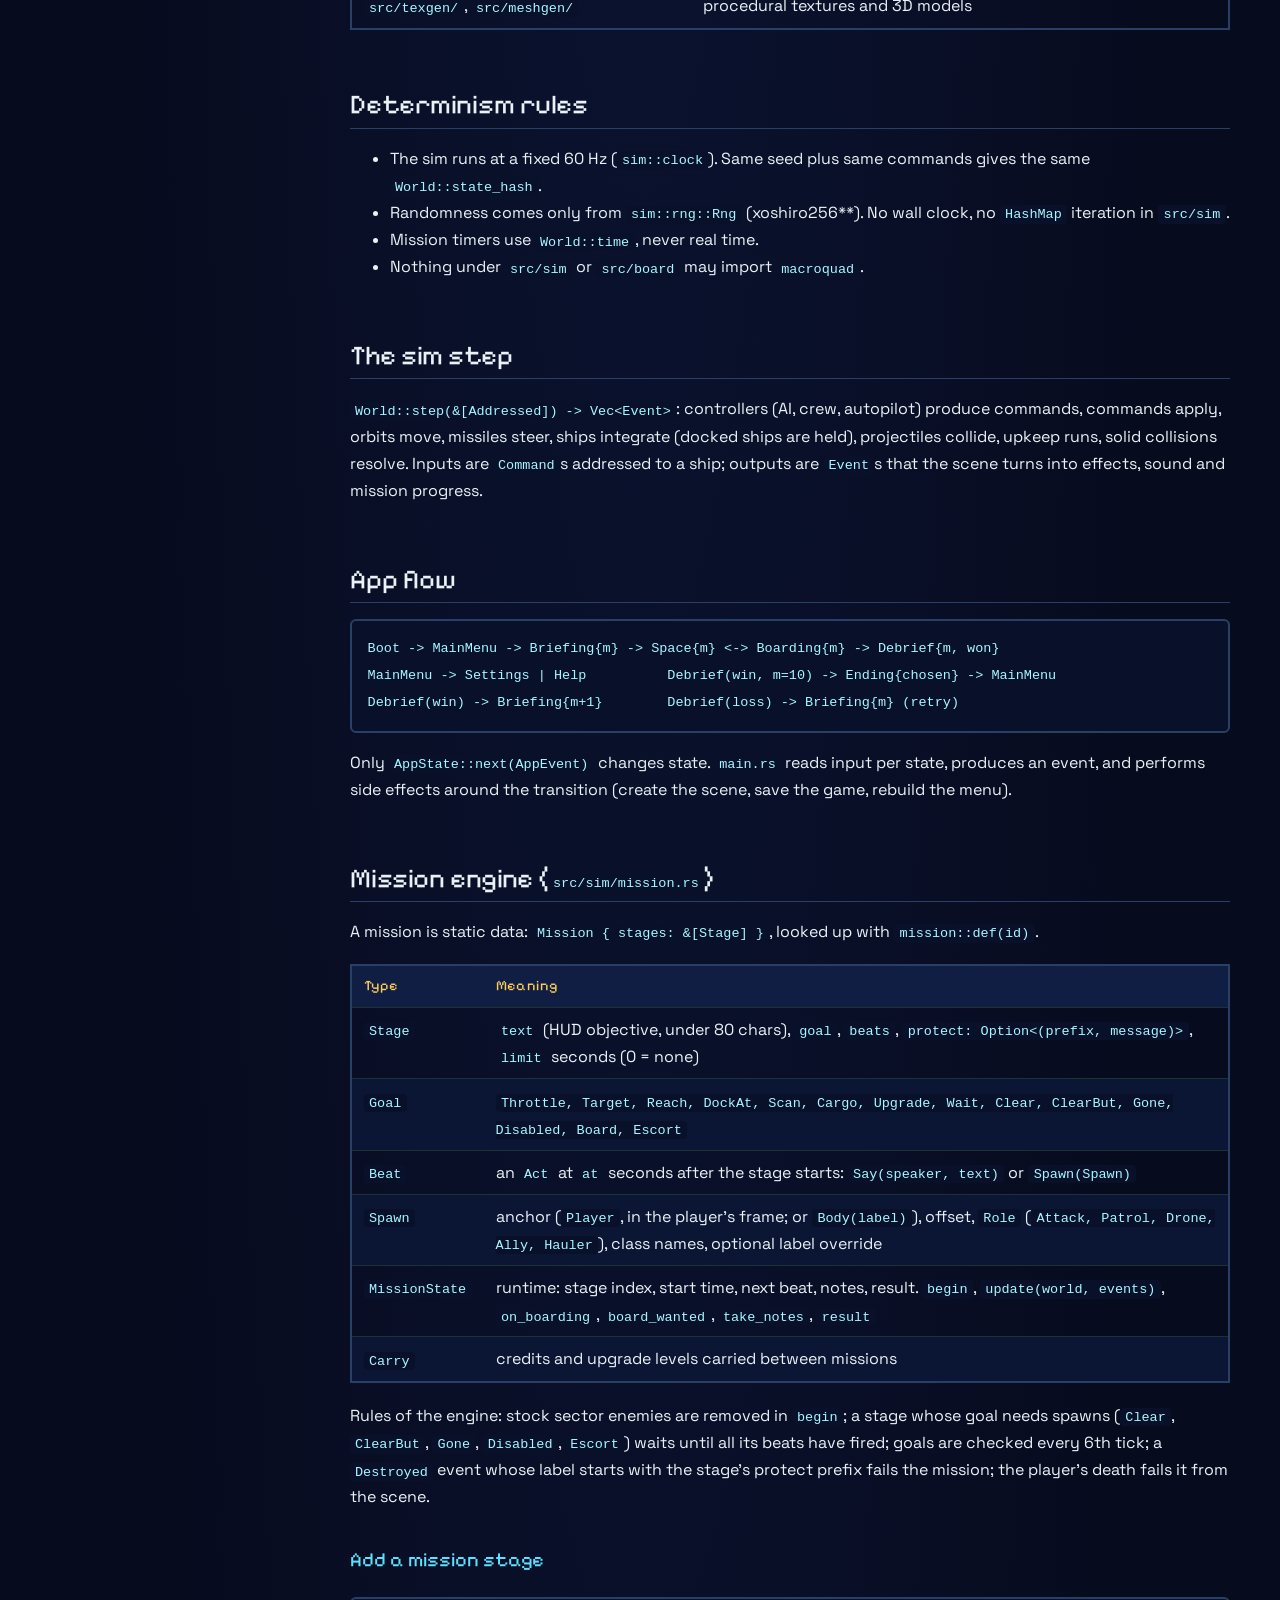
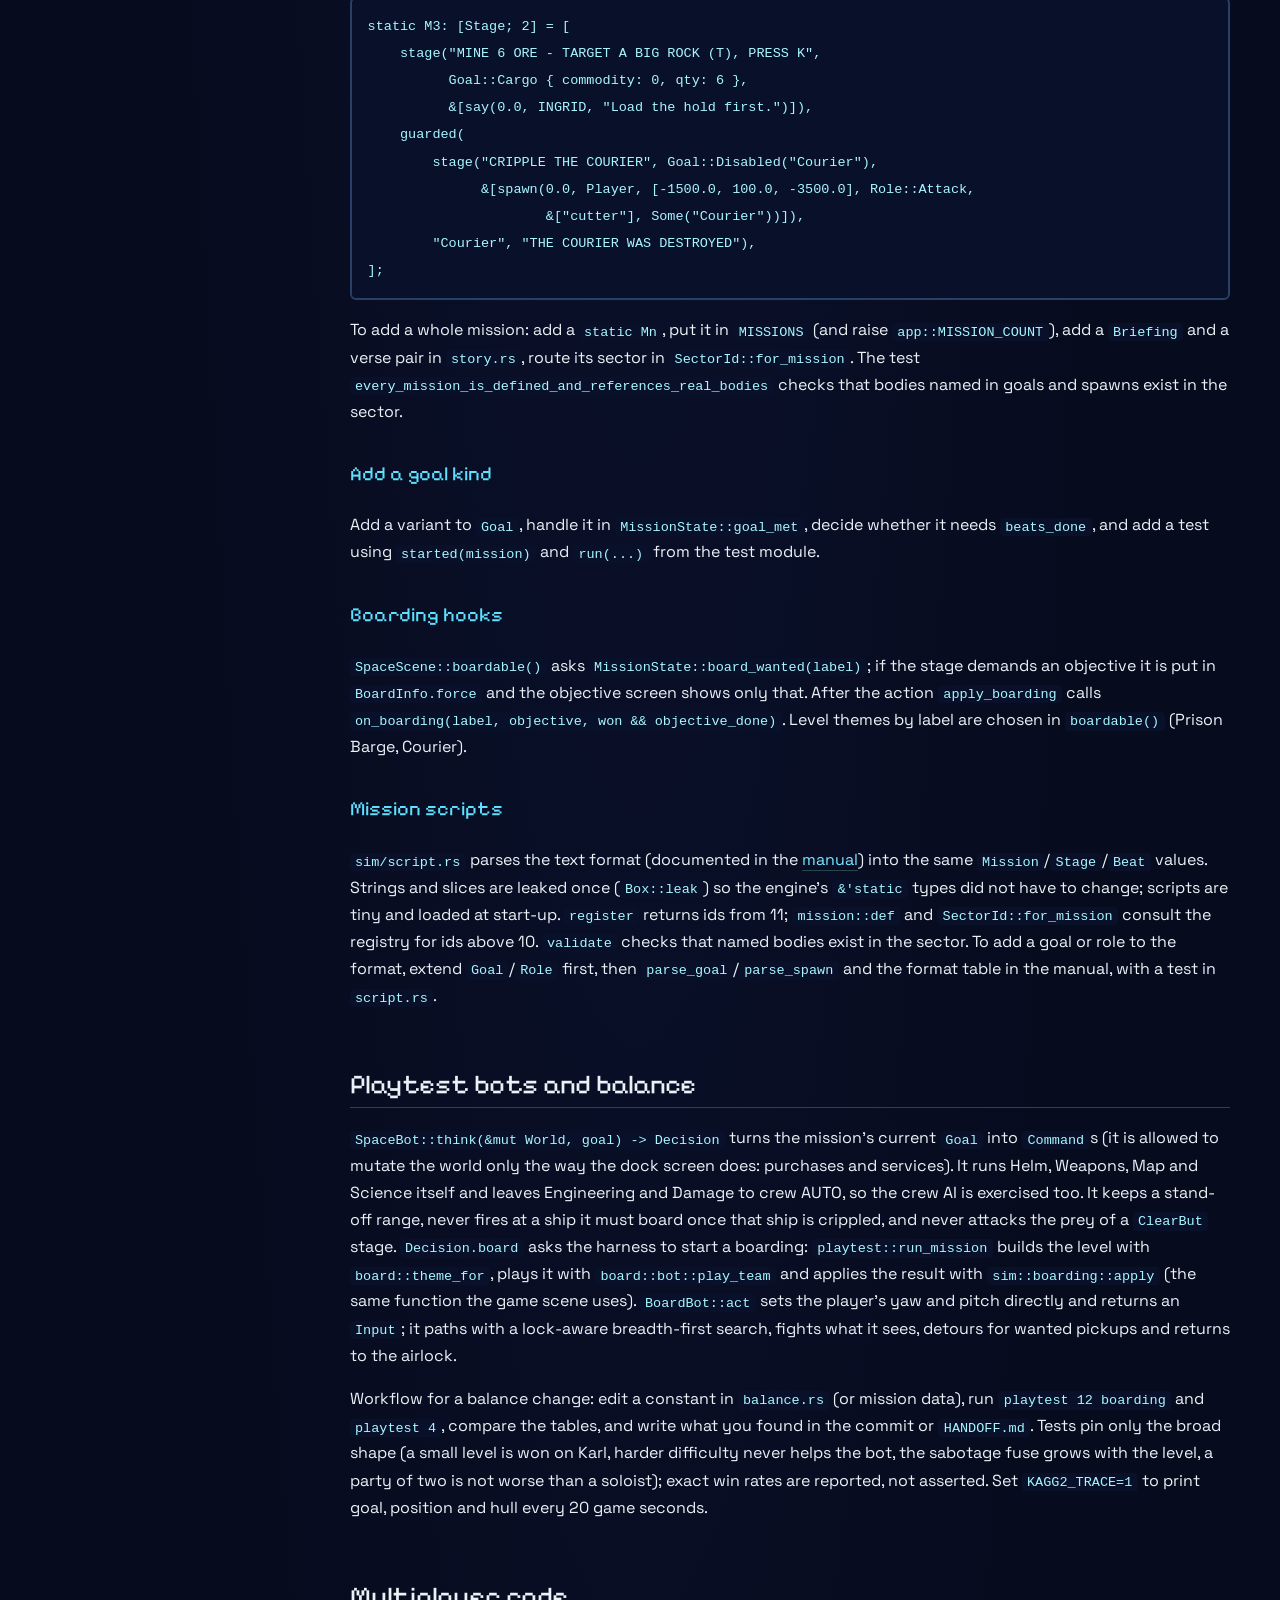
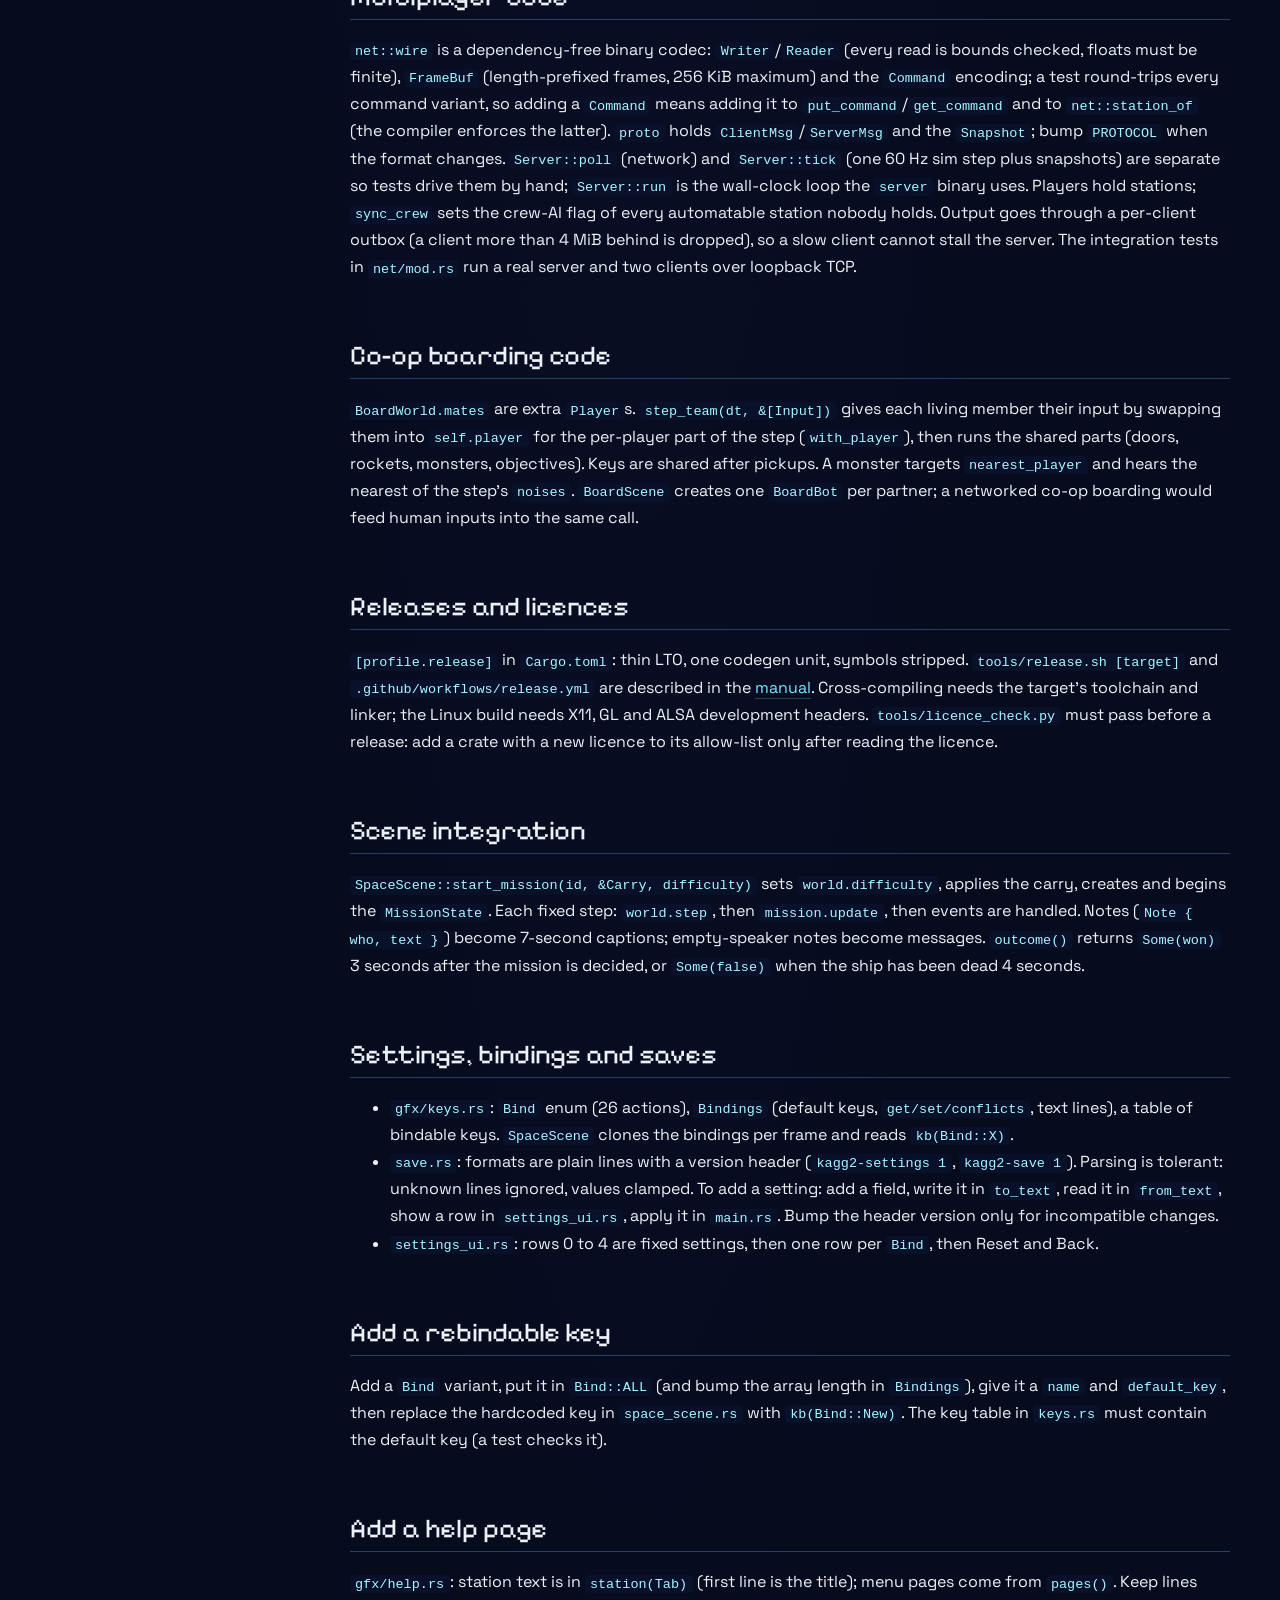
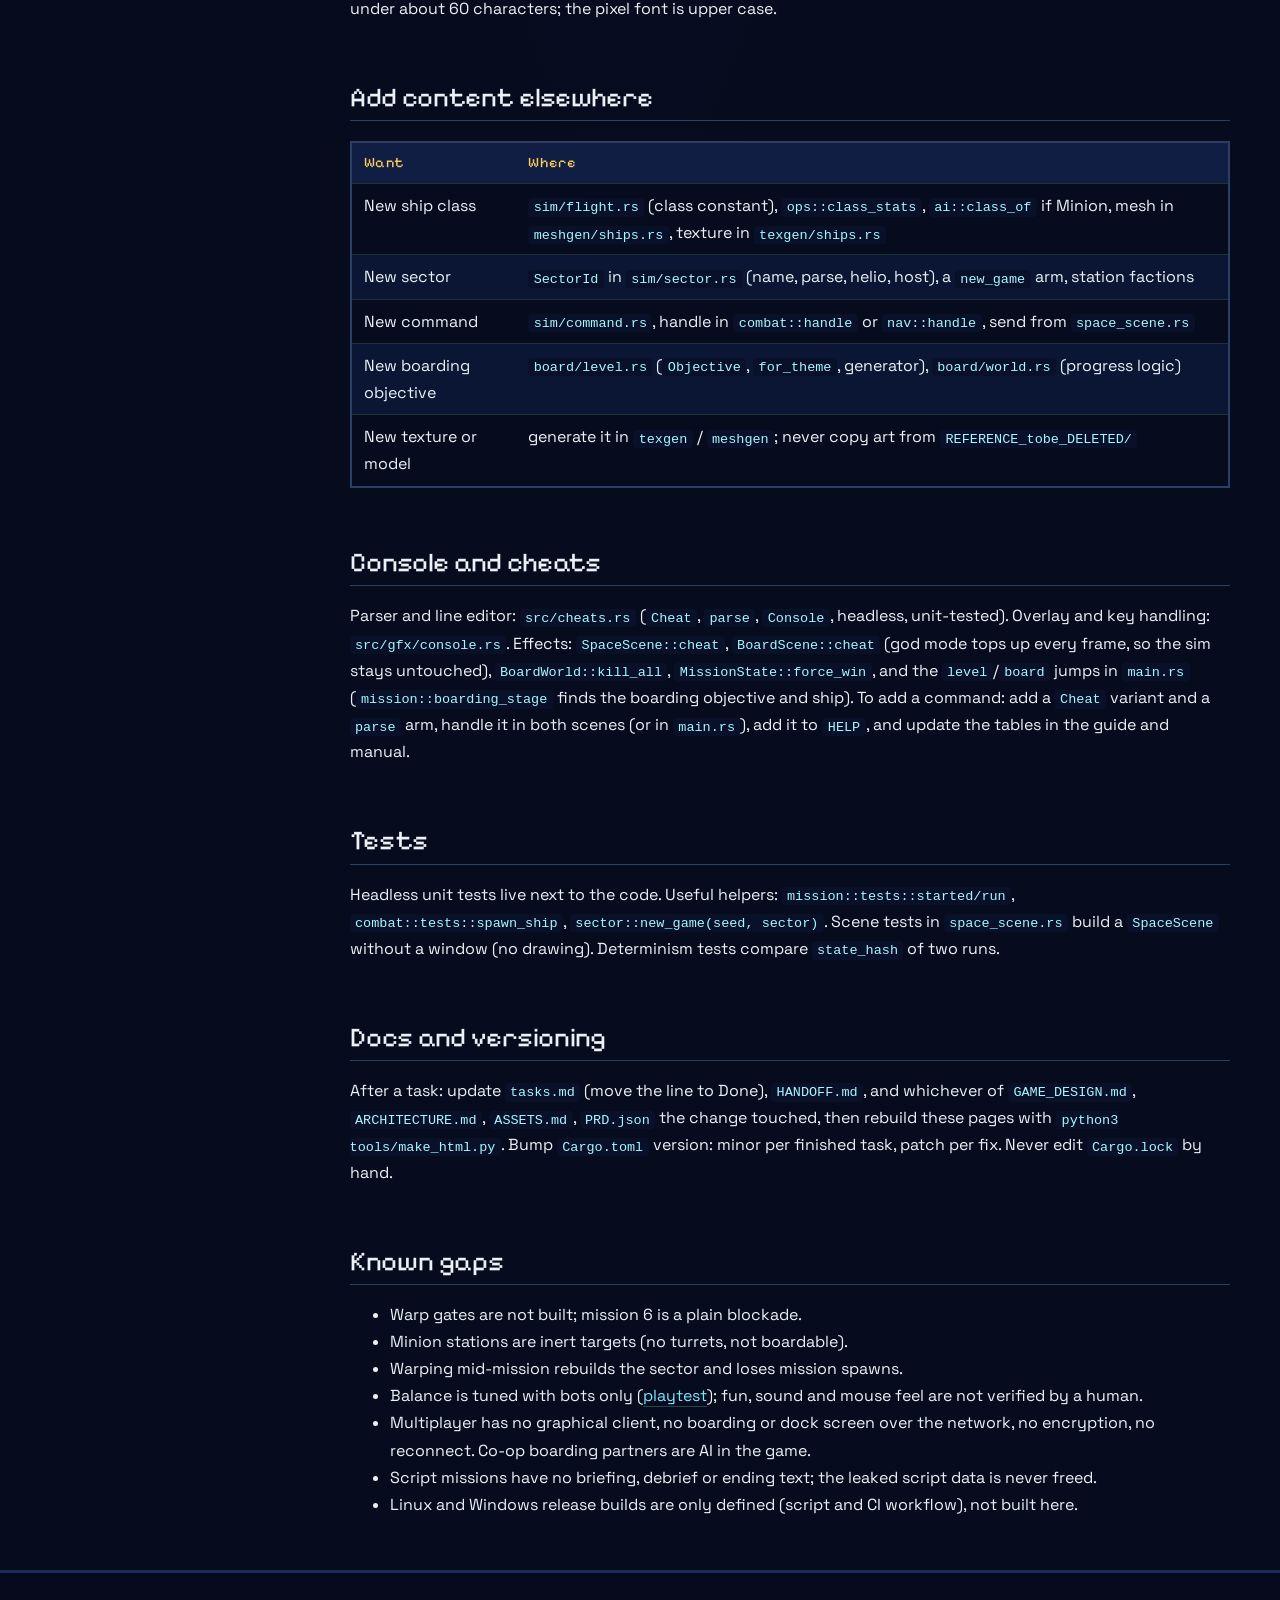
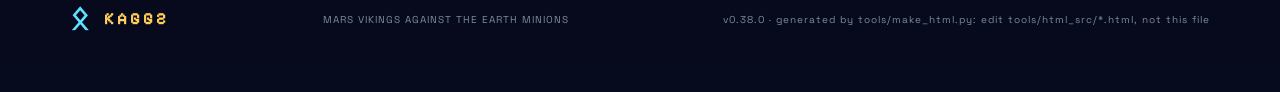
<file: HTML/developer-guide.html>
<!doctype html>
<html lang="en"><head><meta charset="utf-8"><meta name="viewport" content="width=device-width,initial-scale=1">
<title>Developer guide — Kagg2</title><meta name="description" content="Kagg2: Mars Vikings against the Earth Minions. A bridge-simulator and boarding-FPS campaign.">
<link rel="icon" href="data:image/svg+xml,%3Csvg xmlns='http://www.w3.org/2000/svg' viewBox='0 0 32 32'%3E%3Cpath fill='%237ff0cf' d='M16 2l5 9h-4v5l6-4v5l-6 4v9h-2v-9l-6-4v-5l6 4v-5h-4z'/%3E%3C/svg%3E">
<style>@import url('https://fonts.googleapis.com/css2?family=Space+Grotesk:wght@400;500;600;700&family=Pixelify+Sans:wght@400;600&display=swap');
:root{--bg:#070b1e;--bg2:#0b1430;--panel:#0d1730;--ink:#eaf2f6;--mint:#3df2b0;--gold:#ffcf5a;--ice:#5fe0ff;--muted:#9aaac0;--line:#2a3f66;--code:#08102a;--link:#7be8ff}
*{box-sizing:border-box}html{scroll-behavior:smooth;scroll-padding-top:90px}
body{margin:0;background:radial-gradient(ellipse at 50% -10%,#16286055,transparent 60%),var(--bg);color:var(--ink);font:16px/1.7 'Space Grotesk',system-ui,Arial,sans-serif}
a{color:inherit;text-decoration:none}button{font:inherit;cursor:pointer}
header{height:84px;display:flex;align-items:center;justify-content:space-between;gap:20px;padding:0 5.5%;background:#060a1cf2;border-bottom:3px solid #1b2c58;box-shadow:0 3px 0 #0003;position:sticky;top:0;z-index:20;backdrop-filter:blur(8px)}
.brand{font-family:'Pixelify Sans','Space Grotesk',sans-serif;font-size:22px;font-weight:700;letter-spacing:3px;display:flex;align-items:center;gap:12px;white-space:nowrap;color:var(--gold);text-shadow:2px 2px 0 #04081a}
.rune{font-size:32px;color:var(--ice);line-height:1}
nav{font-family:'Pixelify Sans','Space Grotesk',sans-serif;display:flex;flex-wrap:wrap;gap:4px 18px;font-size:14px;color:#b5c3dc}
nav a{padding:4px 0;border-bottom:3px solid transparent}nav a:hover{color:var(--gold)}nav a.on{color:var(--gold);border-color:var(--gold)}
.nav-cta,.button{font-family:'Pixelify Sans',sans-serif;background:linear-gradient(#ffd96e,#e9a93a);color:#2a1706;border:0;box-shadow:0 4px 0 #8a5a16,0 0 0 3px #2a1706,0 0 0 5px #ffcf5a60;letter-spacing:.5px;padding:11px 18px;font-size:14px;display:inline-flex;gap:18px;white-space:nowrap}
.nav-cta span,.button span{color:#7a4a10}.button:hover,.nav-cta:hover{transform:translateY(-2px);filter:brightness(1.08)}
.hero{position:relative;overflow:hidden;padding:90px 6% 80px;text-align:center;background:radial-gradient(ellipse 60% 70% at 50% 30%,#1c3a7a66,transparent 70%),#050a1c;border-bottom:3px solid #1b2c58}
.hero:before{content:"";position:absolute;inset:0;background-image:radial-gradient(#fff 1px,transparent 1px),radial-gradient(#9ec9ff 1px,transparent 1px);background-size:90px 90px,140px 140px;background-position:0 0,40px 60px;opacity:.25}
.hero>*{position:relative}
.eyebrow{font-family:'Pixelify Sans',sans-serif;font-size:12px;letter-spacing:2px;color:var(--ice);display:flex;align-items:center;justify-content:center;gap:10px;text-transform:uppercase}
.eyebrow span{width:5px;height:5px;background:var(--gold)}
.hero h1{font-family:'Pixelify Sans',sans-serif;font-size:clamp(60px,9vw,120px);font-weight:600;line-height:.95;letter-spacing:2px;margin:22px 0 18px;color:var(--gold);text-shadow:4px 5px 0 #04081a}
.hero p{max-width:640px;margin:0 auto 22px;color:#d3def0;font-size:16px}
.actions{display:flex;justify-content:center;gap:24px;flex-wrap:wrap;margin-top:26px}
.section{max-width:1240px;margin:auto;padding:70px 40px}
h2{font-family:'Pixelify Sans',sans-serif;font-weight:400;font-size:38px;line-height:1.15;margin:15px 0 0}
h3{font-family:'Pixelify Sans',sans-serif;font-weight:400;font-size:24px}
.cards{display:grid;grid-template-columns:repeat(auto-fit,minmax(250px,1fr));gap:18px;margin-top:30px}
.cards a{border:3px solid #2a3f66;background:var(--panel);box-shadow:inset 0 0 0 2px #0a1330,5px 5px 0 #04081a;padding:22px;display:block;transition:transform .2s,filter .2s}
.cards a:hover{transform:translateY(-3px);filter:brightness(1.15)}.cards b{display:block;font-family:'Pixelify Sans',sans-serif;font-size:20px;color:var(--gold);font-weight:400;margin:8px 0}.cards small{color:var(--muted);font-size:13px;line-height:1.6;display:block}
.feature-num{font-size:11px;letter-spacing:1.5px;color:var(--gold)}
.wrap{max-width:min(96vw,1900px);margin:0 auto;padding:36px 24px;display:grid;grid-template-columns:260px 1fr;gap:40px}
aside{position:sticky;top:104px;align-self:start;max-height:calc(100vh - 124px);overflow:auto;font-size:13px;border:3px solid #2a3f66;background:#08112b;box-shadow:inset 0 0 0 2px #0a1330;padding:8px 10px}
aside a{display:block;color:var(--muted);padding:3px 0 3px 12px;border-left:2px solid #2a3f66}aside a:hover,aside a.cur{color:var(--gold);border-color:var(--gold)}aside a.l3{padding-left:26px;font-size:12px}
aside .grp{font-family:'Pixelify Sans',sans-serif;margin:12px 0 4px;padding:3px 8px;font-size:12px;letter-spacing:1.5px;text-transform:uppercase;color:#1a1004;background:linear-gradient(#ffd96e,#e9a93a);box-shadow:0 2px 0 #8a5a16}
main{min-width:0;max-width:1100px}
main h1{font-family:'Pixelify Sans',sans-serif;font-size:3.4rem;font-weight:400;line-height:1;margin:.1em 0 .3em;color:var(--gold);text-shadow:3px 3px 0 #04081a}
main h1::after{content:"";display:block;width:70px;height:3px;background:var(--mint);margin-top:14px}
main h2{margin-top:2.2em;padding-bottom:.25em;border-bottom:1px solid var(--line);font-size:1.7rem}main h3{margin-top:1.6em;font-size:1.25rem;color:var(--ice)}
h2 .a,h3 .a{opacity:0;margin-left:.4em;color:var(--muted)}h2:hover .a,h3:hover .a{opacity:1}
main a{color:var(--link);border-bottom:1px solid #7ff0cf40}main a:hover{border-color:var(--mint)}
code{background:var(--code);padding:.12em .4em;border-radius:4px;font:13.5px ui-monospace,Menlo,Consolas,monospace;color:#a8f6ff}
kbd{display:inline-block;min-width:1.6em;text-align:center;padding:.05em .45em;border:1px solid #5a6fa0;border-bottom-width:3px;border-radius:5px;background:#101e44;color:var(--gold);font:600 13px ui-monospace,Menlo,monospace}
pre{background:var(--code);padding:14px 16px;border-radius:6px;overflow:auto;border:2px solid #2a3f66}pre code{padding:0;background:none}
table{border-collapse:separate;border-spacing:0;display:block;overflow-x:auto;max-width:100%;margin:1.2em 0;border:2px solid #2a3f66}
th,td{border-bottom:1px solid #1d3236;padding:8px 12px;text-align:left;vertical-align:top}tr:last-child td{border-bottom:0}
th{font-family:'Pixelify Sans',sans-serif;background:#101e44;font-size:.9rem;letter-spacing:.06em;color:var(--gold);font-weight:400}tbody tr:nth-child(even){background:#0b1534}
blockquote{margin:1.2em 0;padding:.9em 1.4em;border:3px solid #2a3f66;border-left:6px solid var(--gold);background:var(--panel);color:#c9d6ea}
blockquote.tip{border-left-color:var(--mint)}blockquote.warn{border-left-color:#ff7b6b}blockquote.note{border-left-color:#7aa8ff}
details.guide{border:3px solid #2a3f66;background:var(--panel);padding:10px 16px;margin:14px 0}details.guide>summary{cursor:pointer;font-weight:700;color:var(--mint)}
.badge{display:inline-block;padding:.1em .6em;background:var(--mint);color:#0c2725;font-size:12px;font-weight:700}
footer{padding:30px 5.5%;border-top:3px solid #1b2c58;background:#060a1c;display:flex;align-items:center;justify-content:space-between;gap:16px;flex-wrap:wrap}
footer .brand{font-size:17px}footer>span,footer small{font-size:10px;letter-spacing:1px;color:#7a8c9c}
:focus-visible{outline:2px solid var(--mint);outline-offset:5px}
@media(max-width:860px){header{height:auto;padding:12px 6%;flex-wrap:wrap}nav{order:3;width:100%}.nav-cta{display:none}.section{padding:50px 6%}.wrap{grid-template-columns:1fr}aside{display:none}main h1{font-size:2.6rem}}
@media(prefers-reduced-motion:reduce){html{scroll-behavior:auto}*{transition:none!important}}
</style></head><body><header><a class="brand" href="index.html"><span class="rune">ᛟ</span> KAGG2</a><nav aria-label="Main navigation"><a href="index.html">Home</a><a href="guide.html">Player guide</a><a href="manual.html">Manual</a><a href="developer-guide.html" class=on>Developer guide</a><a href="ai-guide.html">AI helper guide</a></nav><a class="nav-cta" href="guide.html">Start playing <span>ᚠ</span></a></header><div class="wrap"><aside><div class="grp">On this page</div><a class="l2" href="#build-and-run">Build and run</a><a class="l2" href="#source-map">Source map</a><a class="l2" href="#determinism-rules">Determinism rules</a><a class="l2" href="#the-sim-step">The sim step</a><a class="l2" href="#app-flow">App flow</a><a class="l2" href="#mission-engine-src-sim-mission-rs">Mission engine (src/sim/mission.rs)</a><a class="l3" href="#add-a-mission-stage">Add a mission stage</a><a class="l3" href="#add-a-goal-kind">Add a goal kind</a><a class="l3" href="#boarding-hooks">Boarding hooks</a><a class="l3" href="#mission-scripts">Mission scripts</a><a class="l2" href="#playtest-bots-and-balance">Playtest bots and balance</a><a class="l2" href="#multiplayer-code">Multiplayer code</a><a class="l2" href="#co-op-boarding-code">Co-op boarding code</a><a class="l2" href="#releases-and-licences">Releases and licences</a><a class="l2" href="#scene-integration">Scene integration</a><a class="l2" href="#settings-bindings-and-saves">Settings, bindings and saves</a><a class="l2" href="#add-a-rebindable-key">Add a rebindable key</a><a class="l2" href="#add-a-help-page">Add a help page</a><a class="l2" href="#add-content-elsewhere">Add content elsewhere</a><a class="l2" href="#console-and-cheats">Console and cheats</a><a class="l2" href="#tests">Tests</a><a class="l2" href="#docs-and-versioning">Docs and versioning</a><a class="l2" href="#known-gaps">Known gaps</a></aside><main><h1>Developer guide</h1>
<p>How Kagg2 is built and how to extend it. Companion files in the repository: <code>ARCHITECTURE.md</code>, <code>GAME_DESIGN.md</code>, <code>PLAN.md</code>, <code>ASSETS.md</code>, <code>tasks.md</code>, <code>HANDOFF.md</code>.</p>
<h2 id="build-and-run">Build and run<a class="a" href="#build-and-run">#</a></h2>
<pre><code>cargo check                              # after every edit batch
cargo clippy --all-targets -- -D warnings
cargo test --release                     # 135+ tests, headless
cargo fmt
./run.sh                                 # release build + game
cargo run --release --bin texgen         # regenerate assets/textures (committed)
cargo run --release --bin playtest       # bots play every mission, win-rate tables (T30)
cargo run --release --bin server         # LAN server (T32); netclient is the text client
python3 tools/licence_check.py           # dependency/licence audit, writes LICENCES.md (T31)
tools/release.sh                         # checks + optimised build + dist/ archive (T31)</code></pre>
<p>The crate is <code>kagg2</code> (edition 2024, <code>default-run = "kagg2"</code>); dependencies are macroquad (with <code>audio</code>), png and glam. <code>.cargo/config.toml</code> sets <code>target-cpu=apple-m1</code> on <code>aarch64-apple-darwin</code> only.</p>
<h2 id="source-map">Source map<a class="a" href="#source-map">#</a></h2>
<table><thead><tr><th>Path</th><th>Role</th></tr></thead><tbody>
<tr><td><code>src/main.rs</code></td><td>window, CLI flags, the frame loop, state wiring, save/settings use</td></tr>
<tr><td><code>src/app.rs</code></td><td>pure state machine: <code>AppState</code>, <code>AppEvent</code>, <code>Menu</code></td></tr>
<tr><td><code>src/story.rs</code></td><td>briefings, saga verses, endings (text only)</td></tr>
<tr><td><code>src/save.rs</code></td><td><code>Settings</code>, <code>SaveGame</code>, <code>Difficulty</code>; text format, file IO</td></tr>
<tr><td><code>src/sim/</code></td><td>headless space simulation (never imports macroquad)</td></tr>
<tr><td><code>src/board/</code></td><td>headless boarding simulation (level generator, pmove, monsters, weapons)</td></tr>
<tr><td><code>src/sim/bot.rs</code>, <code>src/board/bot.rs</code>, <code>src/playtest.rs</code></td><td>the playtest bots and the harness that runs missions and prints tables (T30)</td></tr>
<tr><td><code>src/balance.rs</code></td><td>every tunable number the playtest adjusts (difficulty scale, boarding kit, density, damage, fuse)</td></tr>
<tr><td><code>src/net/</code></td><td>multiplayer: <code>wire.rs</code> (binary frames), <code>proto.rs</code> (messages), <code>server.rs</code>, <code>client.rs</code> (T32)</td></tr>
<tr><td><code>src/sim/script.rs</code></td><td>the <code>.k2m</code> mission script compiler and registry (T34)</td></tr>
<tr><td><code>src/audio/synth.rs</code></td><td>headless synthesiser for SFX and music</td></tr>
<tr><td><code>src/gfx/</code></td><td>macroquad rendering and input: scenes, HUD, panels, screens, <code>keys.rs</code>, <code>help.rs</code>, <code>settings_ui.rs</code></td></tr>
<tr><td><code>src/texgen/</code>, <code>src/meshgen/</code></td><td>procedural textures and 3D models</td></tr>
</tbody></table>
<h2 id="determinism-rules">Determinism rules<a class="a" href="#determinism-rules">#</a></h2>
<ul><li>The sim runs at a fixed 60 Hz (<code>sim::clock</code>). Same seed plus same commands gives the same <code>World::state_hash</code>.</li><li>Randomness comes only from <code>sim::rng::Rng</code> (xoshiro256**). No wall clock, no <code>HashMap</code> iteration in <code>src/sim</code>.</li><li>Mission timers use <code>World::time</code>, never real time.</li><li>Nothing under <code>src/sim</code> or <code>src/board</code> may import <code>macroquad</code>.</li></ul>
<h2 id="the-sim-step">The sim step<a class="a" href="#the-sim-step">#</a></h2>
<p><code>World::step(&amp;[Addressed]) -&gt; Vec&lt;Event&gt;</code>: controllers (AI, crew, autopilot) produce commands, commands apply, orbits move, missiles steer, ships integrate (docked ships are held), projectiles collide, upkeep runs, solid collisions resolve. Inputs are <code>Command</code>s addressed to a ship; outputs are <code>Event</code>s that the scene turns into effects, sound and mission progress.</p>
<h2 id="app-flow">App flow<a class="a" href="#app-flow">#</a></h2>
<pre><code>Boot -> MainMenu -> Briefing{m} -> Space{m} <-> Boarding{m} -> Debrief{m, won}
MainMenu -> Settings | Help          Debrief(win, m=10) -> Ending{chosen} -> MainMenu
Debrief(win) -> Briefing{m+1}        Debrief(loss) -> Briefing{m} (retry)</code></pre>
<p>Only <code>AppState::next(AppEvent)</code> changes state. <code>main.rs</code> reads input per state, produces an event, and performs side effects around the transition (create the scene, save the game, rebuild the menu).</p>
<h2 id="mission-engine-src-sim-mission-rs">Mission engine (<code>src/sim/mission.rs</code>)<a class="a" href="#mission-engine-src-sim-mission-rs">#</a></h2>
<p>A mission is static data: <code>Mission { stages: &amp;[Stage] }</code>, looked up with <code>mission::def(id)</code>.</p>
<table><thead><tr><th>Type</th><th>Meaning</th></tr></thead><tbody>
<tr><td><code>Stage</code></td><td><code>text</code> (HUD objective, under 80 chars), <code>goal</code>, <code>beats</code>, <code>protect: Option&lt;(prefix, message)&gt;</code>, <code>limit</code> seconds (0 = none)</td></tr>
<tr><td><code>Goal</code></td><td><code>Throttle, Target, Reach, DockAt, Scan, Cargo, Upgrade, Wait, Clear, ClearBut, Gone, Disabled, Board, Escort</code></td></tr>
<tr><td><code>Beat</code></td><td>an <code>Act</code> at <code>at</code> seconds after the stage starts: <code>Say(speaker, text)</code> or <code>Spawn(Spawn)</code></td></tr>
<tr><td><code>Spawn</code></td><td>anchor (<code>Player</code>, in the player's frame; or <code>Body(label)</code>), offset, <code>Role</code> (<code>Attack, Patrol, Drone, Ally, Hauler</code>), class names, optional label override</td></tr>
<tr><td><code>MissionState</code></td><td>runtime: stage index, start time, next beat, notes, result. <code>begin</code>, <code>update(world, events)</code>, <code>on_boarding</code>, <code>board_wanted</code>, <code>take_notes</code>, <code>result</code></td></tr>
<tr><td><code>Carry</code></td><td>credits and upgrade levels carried between missions</td></tr>
</tbody></table>
<p>Rules of the engine: stock sector enemies are removed in <code>begin</code>; a stage whose goal needs spawns (<code>Clear</code>, <code>ClearBut</code>, <code>Gone</code>, <code>Disabled</code>, <code>Escort</code>) waits until all its beats have fired; goals are checked every 6th tick; a <code>Destroyed</code> event whose label starts with the stage's protect prefix fails the mission; the player's death fails it from the scene.</p>
<h3 id="add-a-mission-stage">Add a mission stage<a class="a" href="#add-a-mission-stage">#</a></h3>
<pre><code>static M3: [Stage; 2] = [
    stage("MINE 6 ORE - TARGET A BIG ROCK (T), PRESS K",
          Goal::Cargo { commodity: 0, qty: 6 },
          &amp;[say(0.0, INGRID, "Load the hold first.")]),
    guarded(
        stage("CRIPPLE THE COURIER", Goal::Disabled("Courier"),
              &amp;[spawn(0.0, Player, [-1500.0, 100.0, -3500.0], Role::Attack,
                      &amp;["cutter"], Some("Courier"))]),
        "Courier", "THE COURIER WAS DESTROYED"),
];</code></pre>
<p>To add a whole mission: add a <code>static Mn</code>, put it in <code>MISSIONS</code> (and raise <code>app::MISSION_COUNT</code>), add a <code>Briefing</code> and a verse pair in <code>story.rs</code>, route its sector in <code>SectorId::for_mission</code>. The test <code>every_mission_is_defined_and_references_real_bodies</code> checks that bodies named in goals and spawns exist in the sector.</p>
<h3 id="add-a-goal-kind">Add a goal kind<a class="a" href="#add-a-goal-kind">#</a></h3>
<p>Add a variant to <code>Goal</code>, handle it in <code>MissionState::goal_met</code>, decide whether it needs <code>beats_done</code>, and add a test using <code>started(mission)</code> and <code>run(...)</code> from the test module.</p>
<h3 id="boarding-hooks">Boarding hooks<a class="a" href="#boarding-hooks">#</a></h3>
<p><code>SpaceScene::boardable()</code> asks <code>MissionState::board_wanted(label)</code>; if the stage demands an objective it is put in <code>BoardInfo.force</code> and the objective screen shows only that. After the action <code>apply_boarding</code> calls <code>on_boarding(label, objective, won &amp;&amp; objective_done)</code>. Level themes by label are chosen in <code>boardable()</code> (Prison Barge, Courier).</p>
<h3 id="mission-scripts">Mission scripts<a class="a" href="#mission-scripts">#</a></h3>
<p><code>sim/script.rs</code> parses the text format (documented in the <a href="manual.html#mission-scripts">manual</a>) into the same <code>Mission</code>/<code>Stage</code>/<code>Beat</code> values. Strings and slices are leaked once (<code>Box::leak</code>) so the engine's <code>&amp;'static</code> types did not have to change; scripts are tiny and loaded at start-up. <code>register</code> returns ids from 11; <code>mission::def</code> and <code>SectorId::for_mission</code> consult the registry for ids above 10. <code>validate</code> checks that named bodies exist in the sector. To add a goal or role to the format, extend <code>Goal</code>/<code>Role</code> first, then <code>parse_goal</code>/<code>parse_spawn</code> and the format table in the manual, with a test in <code>script.rs</code>.</p>
<h2 id="playtest-bots-and-balance">Playtest bots and balance<a class="a" href="#playtest-bots-and-balance">#</a></h2>
<p><code>SpaceBot::think(&amp;mut World, goal) -&gt; Decision</code> turns the mission's current <code>Goal</code> into <code>Command</code>s (it is allowed to mutate the world only the way the dock screen does: purchases and services). It runs Helm, Weapons, Map and Science itself and leaves Engineering and Damage to crew AUTO, so the crew AI is exercised too. It keeps a stand-off range, never fires at a ship it must board once that ship is crippled, and never attacks the prey of a <code>ClearBut</code> stage. <code>Decision.board</code> asks the harness to start a boarding: <code>playtest::run_mission</code> builds the level with <code>board::theme_for</code>, plays it with <code>board::bot::play_team</code> and applies the result with <code>sim::boarding::apply</code> (the same function the game scene uses). <code>BoardBot::act</code> sets the player's yaw and pitch directly and returns an <code>Input</code>; it paths with a lock-aware breadth-first search, fights what it sees, detours for wanted pickups and returns to the airlock.</p>
<p>Workflow for a balance change: edit a constant in <code>balance.rs</code> (or mission data), run <code>playtest 12 boarding</code> and <code>playtest 4</code>, compare the tables, and write what you found in the commit or <code>HANDOFF.md</code>. Tests pin only the broad shape (a small level is won on Karl, harder difficulty never helps the bot, the sabotage fuse grows with the level, a party of two is not worse than a soloist); exact win rates are reported, not asserted. Set <code>KAGG2_TRACE=1</code> to print goal, position and hull every 20 game seconds.</p>
<h2 id="multiplayer-code">Multiplayer code<a class="a" href="#multiplayer-code">#</a></h2>
<p><code>net::wire</code> is a dependency-free binary codec: <code>Writer</code>/<code>Reader</code> (every read is bounds checked, floats must be finite), <code>FrameBuf</code> (length-prefixed frames, 256 KiB maximum) and the <code>Command</code> encoding; a test round-trips every command variant, so adding a <code>Command</code> means adding it to <code>put_command</code>/<code>get_command</code> and to <code>net::station_of</code> (the compiler enforces the latter). <code>proto</code> holds <code>ClientMsg</code>/<code>ServerMsg</code> and the <code>Snapshot</code>; bump <code>PROTOCOL</code> when the format changes. <code>Server::poll</code> (network) and <code>Server::tick</code> (one 60 Hz sim step plus snapshots) are separate so tests drive them by hand; <code>Server::run</code> is the wall-clock loop the <code>server</code> binary uses. Players hold stations; <code>sync_crew</code> sets the crew-AI flag of every automatable station nobody holds. Output goes through a per-client outbox (a client more than 4 MiB behind is dropped), so a slow client cannot stall the server. The integration tests in <code>net/mod.rs</code> run a real server and two clients over loopback TCP.</p>
<h2 id="co-op-boarding-code">Co-op boarding code<a class="a" href="#co-op-boarding-code">#</a></h2>
<p><code>BoardWorld.mates</code> are extra <code>Player</code>s. <code>step_team(dt, &amp;[Input])</code> gives each living member their input by swapping them into <code>self.player</code> for the per-player part of the step (<code>with_player</code>), then runs the shared parts (doors, rockets, monsters, objectives). Keys are shared after pickups. A monster targets <code>nearest_player</code> and hears the nearest of the step's <code>noises</code>. <code>BoardScene</code> creates one <code>BoardBot</code> per partner; a networked co-op boarding would feed human inputs into the same call.</p>
<h2 id="releases-and-licences">Releases and licences<a class="a" href="#releases-and-licences">#</a></h2>
<p><code>[profile.release]</code> in <code>Cargo.toml</code>: thin LTO, one codegen unit, symbols stripped. <code>tools/release.sh [target]</code> and <code>.github/workflows/release.yml</code> are described in the <a href="manual.html#releases">manual</a>. Cross-compiling needs the target's toolchain and linker; the Linux build needs X11, GL and ALSA development headers. <code>tools/licence_check.py</code> must pass before a release: add a crate with a new licence to its allow-list only after reading the licence.</p>
<h2 id="scene-integration">Scene integration<a class="a" href="#scene-integration">#</a></h2>
<p><code>SpaceScene::start_mission(id, &amp;Carry, difficulty)</code> sets <code>world.difficulty</code>, applies the carry, creates and begins the <code>MissionState</code>. Each fixed step: <code>world.step</code>, then <code>mission.update</code>, then events are handled. Notes (<code>Note { who, text }</code>) become 7-second captions; empty-speaker notes become messages. <code>outcome()</code> returns <code>Some(won)</code> 3 seconds after the mission is decided, or <code>Some(false)</code> when the ship has been dead 4 seconds.</p>
<h2 id="settings-bindings-and-saves">Settings, bindings and saves<a class="a" href="#settings-bindings-and-saves">#</a></h2>
<ul>
<li><code>gfx/keys.rs</code>: <code>Bind</code> enum (26 actions), <code>Bindings</code> (default keys, <code>get/set/conflicts</code>, text lines), a table of bindable keys. <code>SpaceScene</code> clones the bindings per frame and reads <code>kb(Bind::X)</code>.</li>
<li><code>save.rs</code>: formats are plain lines with a version header (<code>kagg2-settings 1</code>, <code>kagg2-save 1</code>). Parsing is tolerant: unknown lines ignored, values clamped. To add a setting: add a field, write it in <code>to_text</code>, read it in <code>from_text</code>, show a row in <code>settings_ui.rs</code>, apply it in <code>main.rs</code>. Bump the header version only for incompatible changes.</li>
<li><code>settings_ui.rs</code>: rows 0 to 4 are fixed settings, then one row per <code>Bind</code>, then Reset and Back.</li>
</ul>
<h2 id="add-a-rebindable-key">Add a rebindable key<a class="a" href="#add-a-rebindable-key">#</a></h2>
<p>Add a <code>Bind</code> variant, put it in <code>Bind::ALL</code> (and bump the array length in <code>Bindings</code>), give it a <code>name</code> and <code>default_key</code>, then replace the hardcoded key in <code>space_scene.rs</code> with <code>kb(Bind::New)</code>. The key table in <code>keys.rs</code> must contain the default key (a test checks it).</p>
<h2 id="add-a-help-page">Add a help page<a class="a" href="#add-a-help-page">#</a></h2>
<p><code>gfx/help.rs</code>: station text is in <code>station(Tab)</code> (first line is the title); menu pages come from <code>pages()</code>. Keep lines under about 60 characters; the pixel font is upper case.</p>
<h2 id="add-content-elsewhere">Add content elsewhere<a class="a" href="#add-content-elsewhere">#</a></h2>
<table><thead><tr><th>Want</th><th>Where</th></tr></thead><tbody>
<tr><td>New ship class</td><td><code>sim/flight.rs</code> (class constant), <code>ops::class_stats</code>, <code>ai::class_of</code> if Minion, mesh in <code>meshgen/ships.rs</code>, texture in <code>texgen/ships.rs</code></td></tr>
<tr><td>New sector</td><td><code>SectorId</code> in <code>sim/sector.rs</code> (name, parse, helio, host), a <code>new_game</code> arm, station factions</td></tr>
<tr><td>New command</td><td><code>sim/command.rs</code>, handle in <code>combat::handle</code> or <code>nav::handle</code>, send from <code>space_scene.rs</code></td></tr>
<tr><td>New boarding objective</td><td><code>board/level.rs</code> (<code>Objective</code>, <code>for_theme</code>, generator), <code>board/world.rs</code> (progress logic)</td></tr>
<tr><td>New texture or model</td><td>generate it in <code>texgen</code> / <code>meshgen</code>; never copy art from <code>REFERENCE_tobe_DELETED/</code></td></tr>
</tbody></table>
<h2 id="console-and-cheats">Console and cheats<a class="a" href="#console-and-cheats">#</a></h2>
<p>Parser and line editor: <code>src/cheats.rs</code> (<code>Cheat</code>, <code>parse</code>, <code>Console</code>, headless, unit-tested). Overlay and key handling: <code>src/gfx/console.rs</code>. Effects: <code>SpaceScene::cheat</code>, <code>BoardScene::cheat</code> (god mode tops up every frame, so the sim stays untouched), <code>BoardWorld::kill_all</code>, <code>MissionState::force_win</code>, and the <code>level</code>/<code>board</code> jumps in <code>main.rs</code> (<code>mission::boarding_stage</code> finds the boarding objective and ship). To add a command: add a <code>Cheat</code> variant and a <code>parse</code> arm, handle it in both scenes (or in <code>main.rs</code>), add it to <code>HELP</code>, and update the tables in the guide and manual.</p>
<h2 id="tests">Tests<a class="a" href="#tests">#</a></h2>
<p>Headless unit tests live next to the code. Useful helpers: <code>mission::tests::started/run</code>, <code>combat::tests::spawn_ship</code>, <code>sector::new_game(seed, sector)</code>. Scene tests in <code>space_scene.rs</code> build a <code>SpaceScene</code> without a window (no drawing). Determinism tests compare <code>state_hash</code> of two runs.</p>
<h2 id="docs-and-versioning">Docs and versioning<a class="a" href="#docs-and-versioning">#</a></h2>
<p>After a task: update <code>tasks.md</code> (move the line to Done), <code>HANDOFF.md</code>, and whichever of <code>GAME_DESIGN.md</code>, <code>ARCHITECTURE.md</code>, <code>ASSETS.md</code>, <code>PRD.json</code> the change touched, then rebuild these pages with <code>python3 tools/make_html.py</code>. Bump <code>Cargo.toml</code> version: minor per finished task, patch per fix. Never edit <code>Cargo.lock</code> by hand.</p>
<h2 id="known-gaps">Known gaps<a class="a" href="#known-gaps">#</a></h2>
<ul><li>Warp gates are not built; mission 6 is a plain blockade.</li><li>Minion stations are inert targets (no turrets, not boardable).</li><li>Warping mid-mission rebuilds the sector and loses mission spawns.</li><li>Balance is tuned with bots only (<a href="manual.html#playtest">playtest</a>); fun, sound and mouse feel are not verified by a human.</li><li>Multiplayer has no graphical client, no boarding or dock screen over the network, no encryption, no reconnect. Co-op boarding partners are AI in the game.</li><li>Script missions have no briefing, debrief or ending text; the leaked script data is never freed.</li><li>Linux and Windows release builds are only defined (script and CI workflow), not built here.</li></ul>
</main></div><script>
const links=[...document.querySelectorAll('aside a')];const heads=links.map(a=>document.getElementById(a.getAttribute('href').slice(1)));
const onScroll=()=>{let cur=0,best=-1e9;heads.forEach((h,i)=>{if(!h)return;const t=h.getBoundingClientRect().top;if(t<130&&t>best){best=t;cur=i}});links.forEach((a,i)=>a.classList.toggle('cur',i===cur))};
addEventListener('scroll',onScroll,{passive:true});onScroll();
</script><footer><a class="brand" href="index.html"><span class="rune">ᛟ</span> KAGG2</a><span>MARS VIKINGS AGAINST THE EARTH MINIONS</span><small>v0.38.0 · generated by tools/make_html.py: edit tools/html_src/*.html, not this file</small></footer></body></html>
</file>
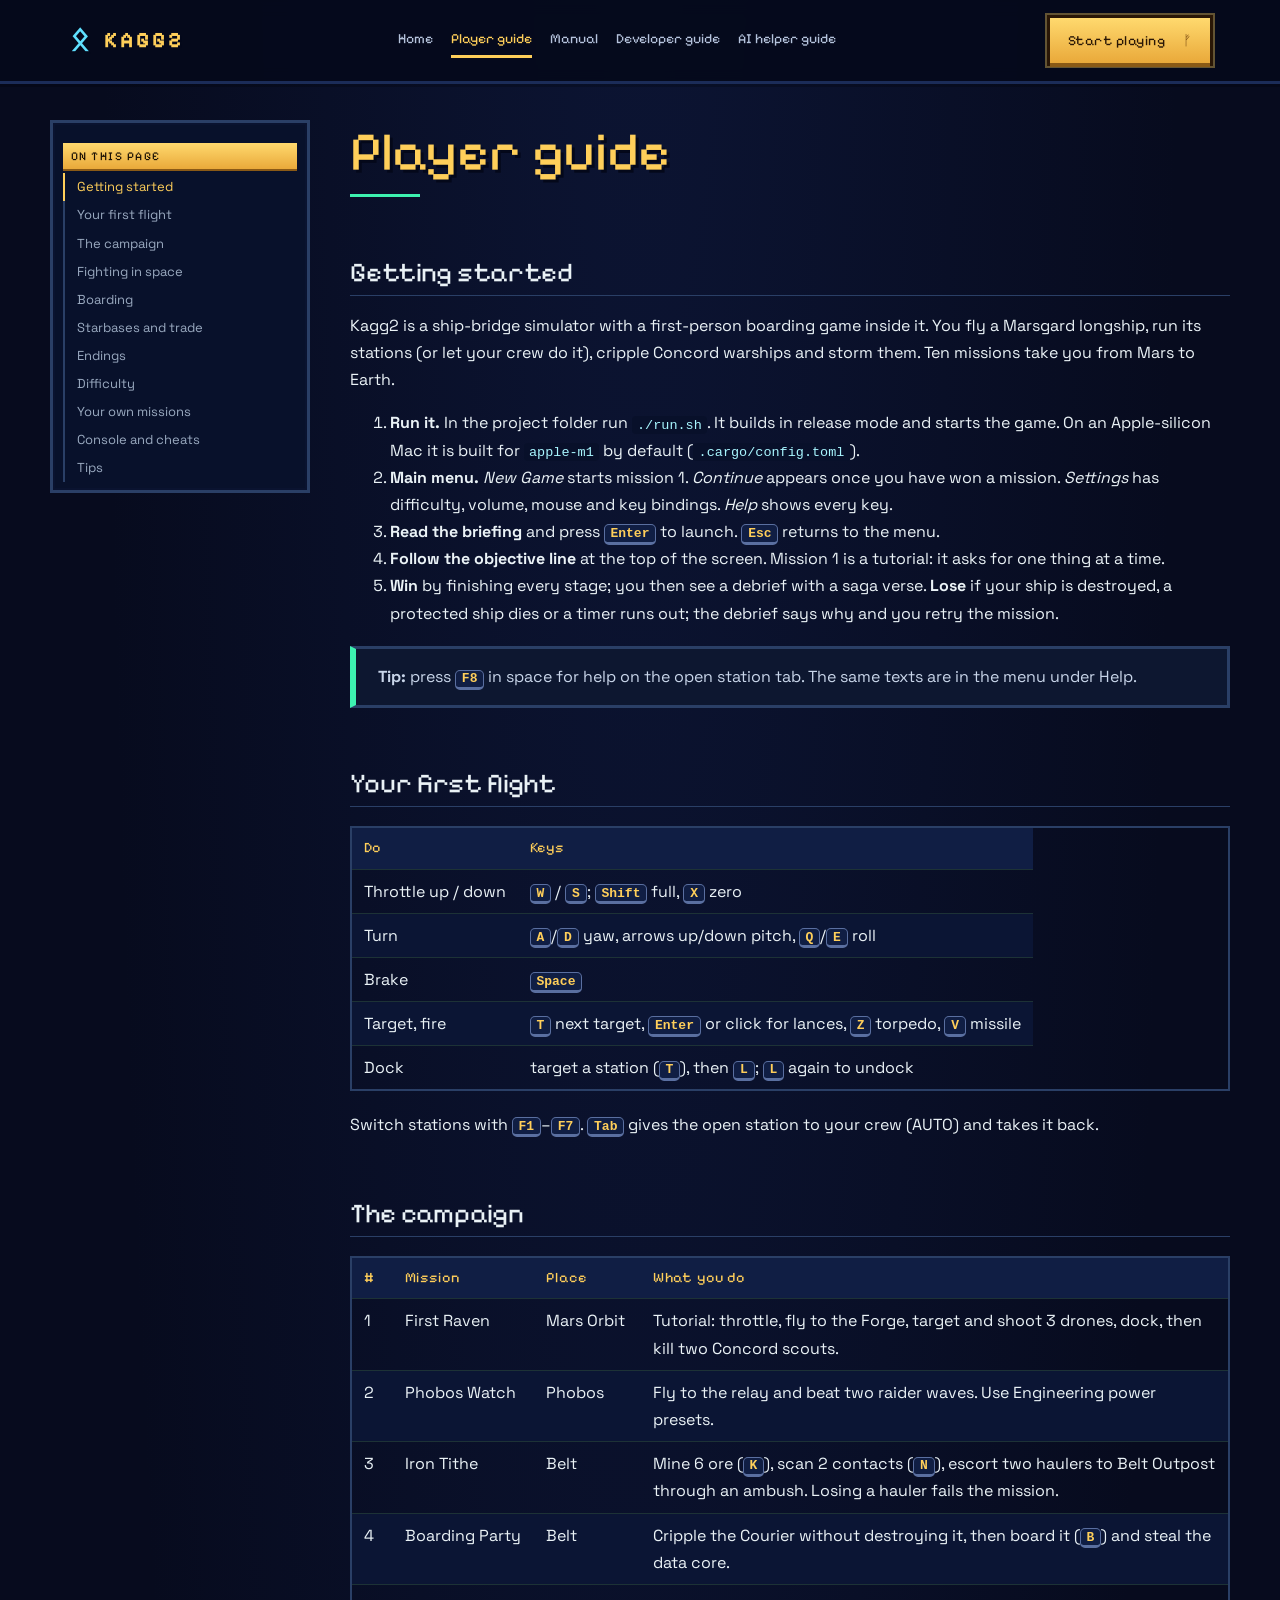
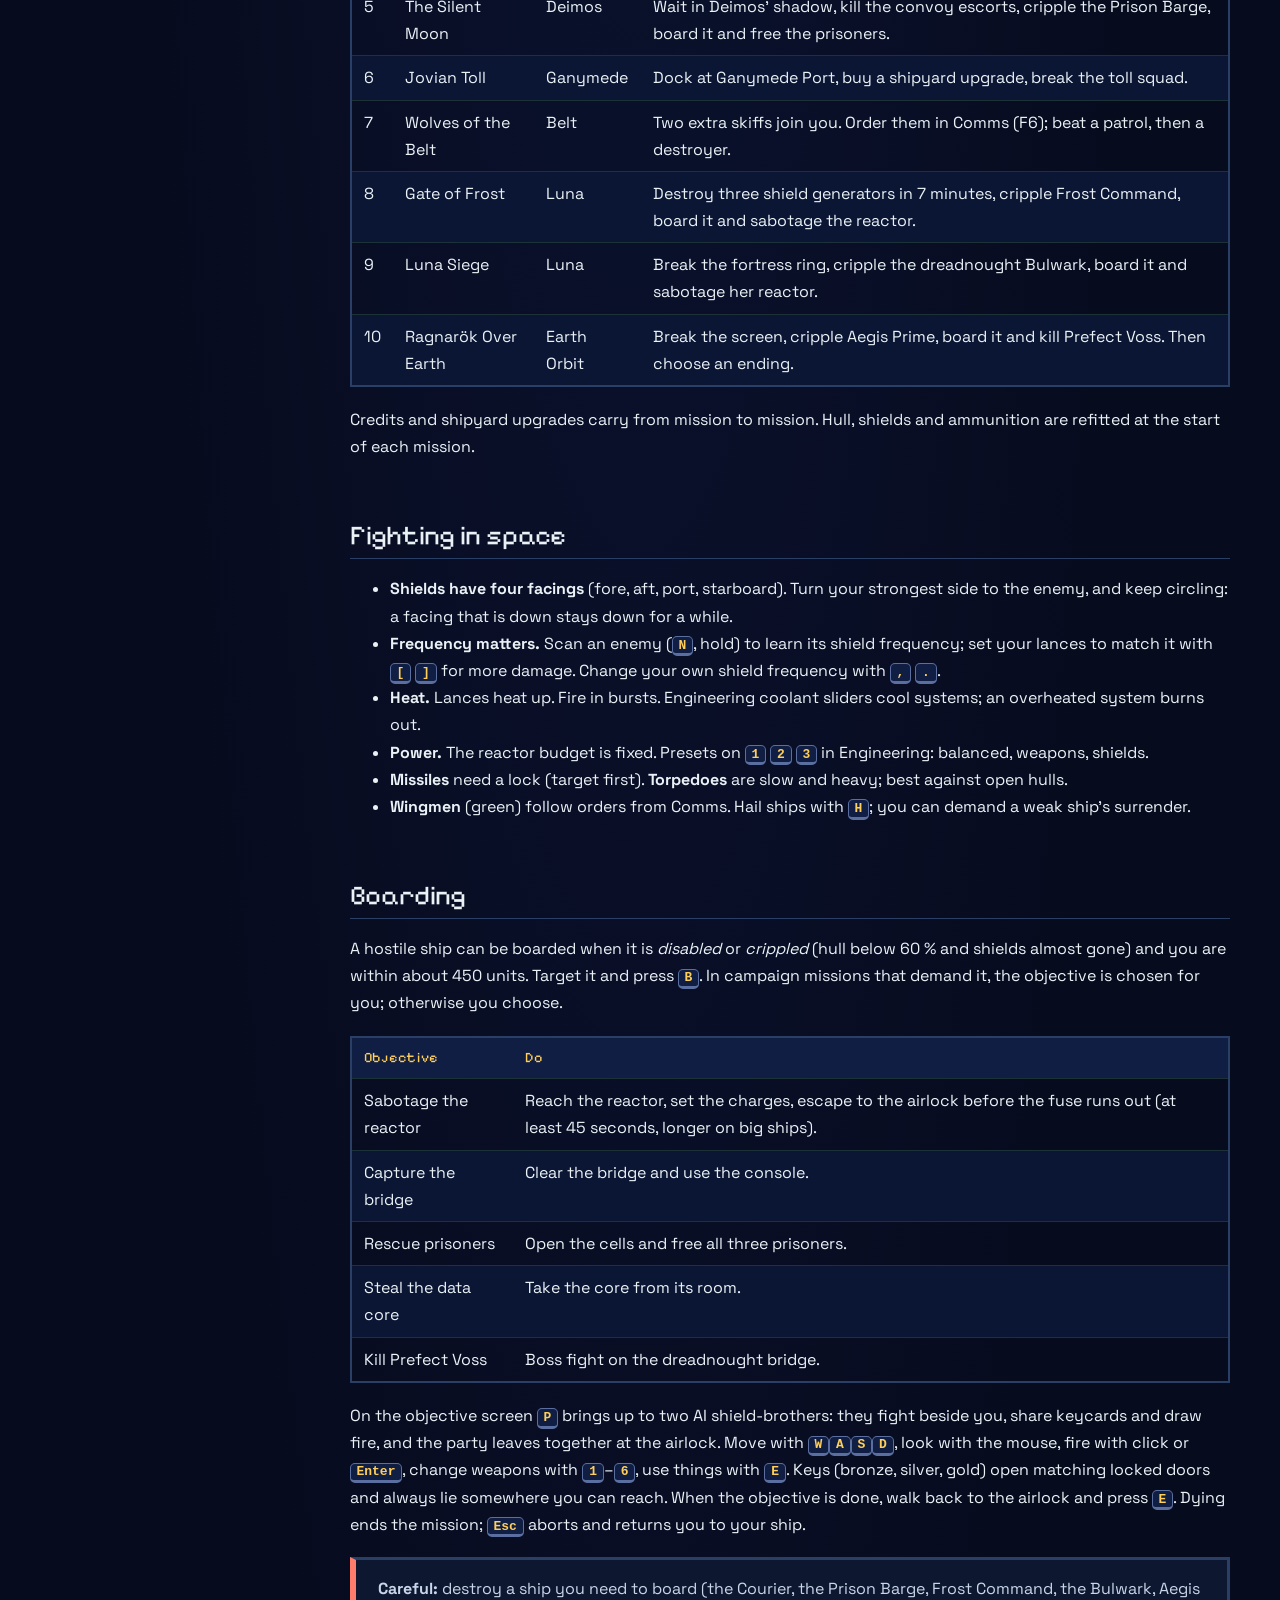
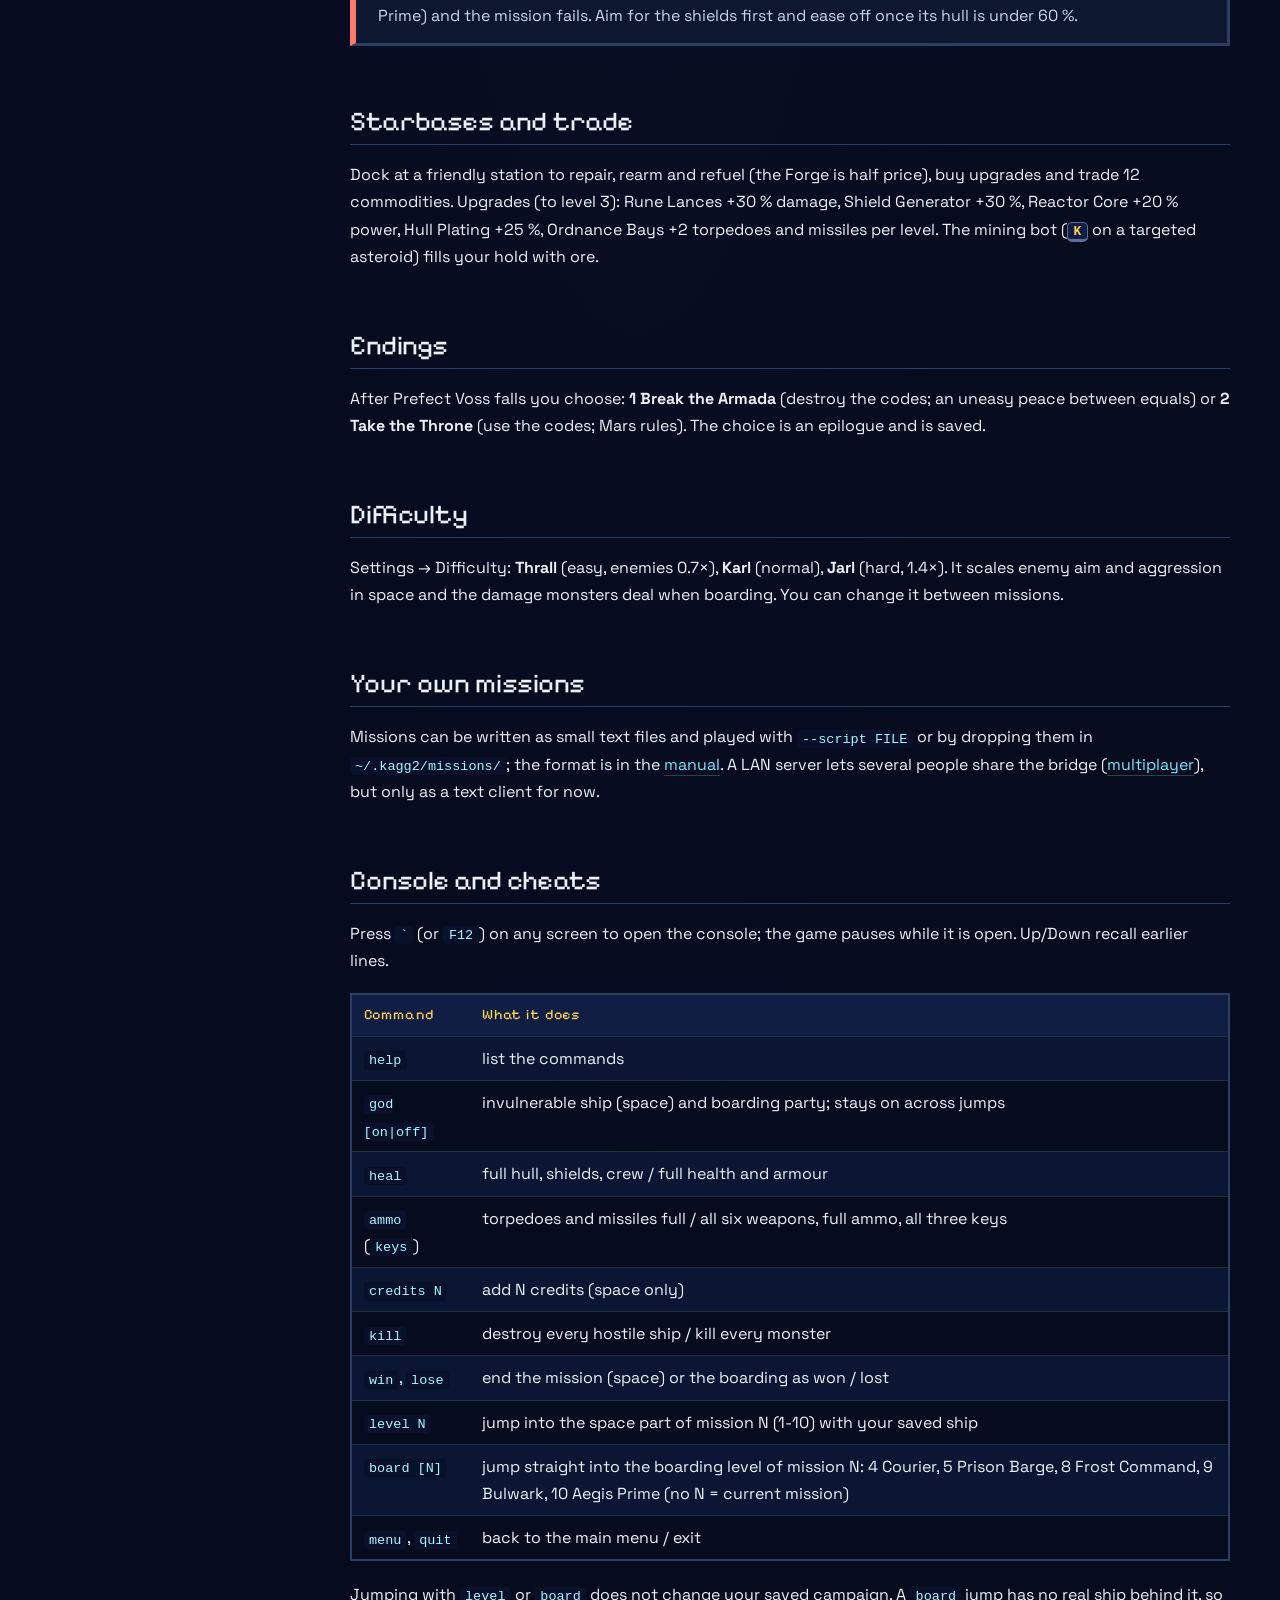
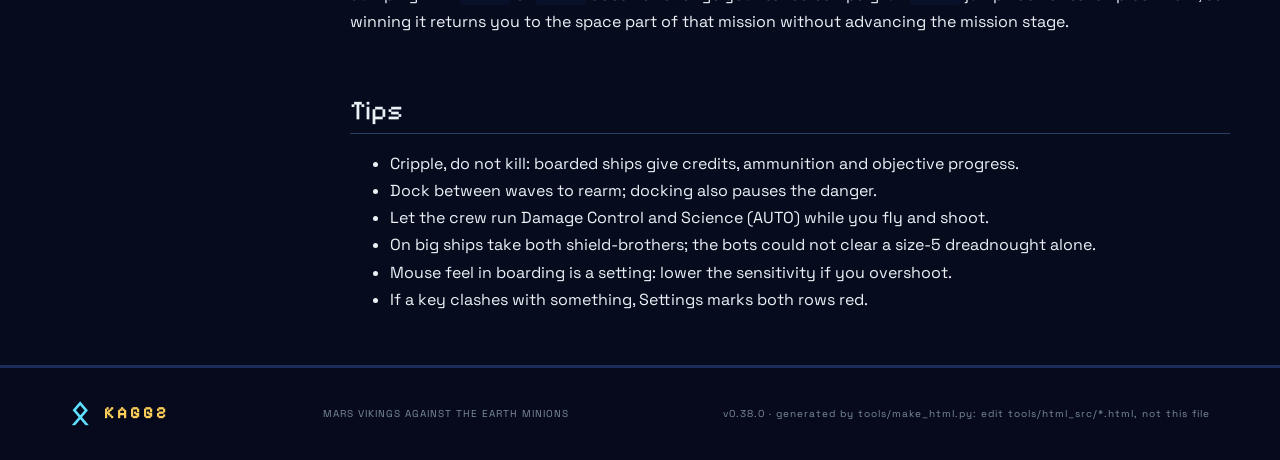
<file: HTML/guide.html>
<!doctype html>
<html lang="en"><head><meta charset="utf-8"><meta name="viewport" content="width=device-width,initial-scale=1">
<title>Player guide — Kagg2</title><meta name="description" content="Kagg2: Mars Vikings against the Earth Minions. A bridge-simulator and boarding-FPS campaign.">
<link rel="icon" href="data:image/svg+xml,%3Csvg xmlns='http://www.w3.org/2000/svg' viewBox='0 0 32 32'%3E%3Cpath fill='%237ff0cf' d='M16 2l5 9h-4v5l6-4v5l-6 4v9h-2v-9l-6-4v-5l6 4v-5h-4z'/%3E%3C/svg%3E">
<style>@import url('https://fonts.googleapis.com/css2?family=Space+Grotesk:wght@400;500;600;700&family=Pixelify+Sans:wght@400;600&display=swap');
:root{--bg:#070b1e;--bg2:#0b1430;--panel:#0d1730;--ink:#eaf2f6;--mint:#3df2b0;--gold:#ffcf5a;--ice:#5fe0ff;--muted:#9aaac0;--line:#2a3f66;--code:#08102a;--link:#7be8ff}
*{box-sizing:border-box}html{scroll-behavior:smooth;scroll-padding-top:90px}
body{margin:0;background:radial-gradient(ellipse at 50% -10%,#16286055,transparent 60%),var(--bg);color:var(--ink);font:16px/1.7 'Space Grotesk',system-ui,Arial,sans-serif}
a{color:inherit;text-decoration:none}button{font:inherit;cursor:pointer}
header{height:84px;display:flex;align-items:center;justify-content:space-between;gap:20px;padding:0 5.5%;background:#060a1cf2;border-bottom:3px solid #1b2c58;box-shadow:0 3px 0 #0003;position:sticky;top:0;z-index:20;backdrop-filter:blur(8px)}
.brand{font-family:'Pixelify Sans','Space Grotesk',sans-serif;font-size:22px;font-weight:700;letter-spacing:3px;display:flex;align-items:center;gap:12px;white-space:nowrap;color:var(--gold);text-shadow:2px 2px 0 #04081a}
.rune{font-size:32px;color:var(--ice);line-height:1}
nav{font-family:'Pixelify Sans','Space Grotesk',sans-serif;display:flex;flex-wrap:wrap;gap:4px 18px;font-size:14px;color:#b5c3dc}
nav a{padding:4px 0;border-bottom:3px solid transparent}nav a:hover{color:var(--gold)}nav a.on{color:var(--gold);border-color:var(--gold)}
.nav-cta,.button{font-family:'Pixelify Sans',sans-serif;background:linear-gradient(#ffd96e,#e9a93a);color:#2a1706;border:0;box-shadow:0 4px 0 #8a5a16,0 0 0 3px #2a1706,0 0 0 5px #ffcf5a60;letter-spacing:.5px;padding:11px 18px;font-size:14px;display:inline-flex;gap:18px;white-space:nowrap}
.nav-cta span,.button span{color:#7a4a10}.button:hover,.nav-cta:hover{transform:translateY(-2px);filter:brightness(1.08)}
.hero{position:relative;overflow:hidden;padding:90px 6% 80px;text-align:center;background:radial-gradient(ellipse 60% 70% at 50% 30%,#1c3a7a66,transparent 70%),#050a1c;border-bottom:3px solid #1b2c58}
.hero:before{content:"";position:absolute;inset:0;background-image:radial-gradient(#fff 1px,transparent 1px),radial-gradient(#9ec9ff 1px,transparent 1px);background-size:90px 90px,140px 140px;background-position:0 0,40px 60px;opacity:.25}
.hero>*{position:relative}
.eyebrow{font-family:'Pixelify Sans',sans-serif;font-size:12px;letter-spacing:2px;color:var(--ice);display:flex;align-items:center;justify-content:center;gap:10px;text-transform:uppercase}
.eyebrow span{width:5px;height:5px;background:var(--gold)}
.hero h1{font-family:'Pixelify Sans',sans-serif;font-size:clamp(60px,9vw,120px);font-weight:600;line-height:.95;letter-spacing:2px;margin:22px 0 18px;color:var(--gold);text-shadow:4px 5px 0 #04081a}
.hero p{max-width:640px;margin:0 auto 22px;color:#d3def0;font-size:16px}
.actions{display:flex;justify-content:center;gap:24px;flex-wrap:wrap;margin-top:26px}
.section{max-width:1240px;margin:auto;padding:70px 40px}
h2{font-family:'Pixelify Sans',sans-serif;font-weight:400;font-size:38px;line-height:1.15;margin:15px 0 0}
h3{font-family:'Pixelify Sans',sans-serif;font-weight:400;font-size:24px}
.cards{display:grid;grid-template-columns:repeat(auto-fit,minmax(250px,1fr));gap:18px;margin-top:30px}
.cards a{border:3px solid #2a3f66;background:var(--panel);box-shadow:inset 0 0 0 2px #0a1330,5px 5px 0 #04081a;padding:22px;display:block;transition:transform .2s,filter .2s}
.cards a:hover{transform:translateY(-3px);filter:brightness(1.15)}.cards b{display:block;font-family:'Pixelify Sans',sans-serif;font-size:20px;color:var(--gold);font-weight:400;margin:8px 0}.cards small{color:var(--muted);font-size:13px;line-height:1.6;display:block}
.feature-num{font-size:11px;letter-spacing:1.5px;color:var(--gold)}
.wrap{max-width:min(96vw,1900px);margin:0 auto;padding:36px 24px;display:grid;grid-template-columns:260px 1fr;gap:40px}
aside{position:sticky;top:104px;align-self:start;max-height:calc(100vh - 124px);overflow:auto;font-size:13px;border:3px solid #2a3f66;background:#08112b;box-shadow:inset 0 0 0 2px #0a1330;padding:8px 10px}
aside a{display:block;color:var(--muted);padding:3px 0 3px 12px;border-left:2px solid #2a3f66}aside a:hover,aside a.cur{color:var(--gold);border-color:var(--gold)}aside a.l3{padding-left:26px;font-size:12px}
aside .grp{font-family:'Pixelify Sans',sans-serif;margin:12px 0 4px;padding:3px 8px;font-size:12px;letter-spacing:1.5px;text-transform:uppercase;color:#1a1004;background:linear-gradient(#ffd96e,#e9a93a);box-shadow:0 2px 0 #8a5a16}
main{min-width:0;max-width:1100px}
main h1{font-family:'Pixelify Sans',sans-serif;font-size:3.4rem;font-weight:400;line-height:1;margin:.1em 0 .3em;color:var(--gold);text-shadow:3px 3px 0 #04081a}
main h1::after{content:"";display:block;width:70px;height:3px;background:var(--mint);margin-top:14px}
main h2{margin-top:2.2em;padding-bottom:.25em;border-bottom:1px solid var(--line);font-size:1.7rem}main h3{margin-top:1.6em;font-size:1.25rem;color:var(--ice)}
h2 .a,h3 .a{opacity:0;margin-left:.4em;color:var(--muted)}h2:hover .a,h3:hover .a{opacity:1}
main a{color:var(--link);border-bottom:1px solid #7ff0cf40}main a:hover{border-color:var(--mint)}
code{background:var(--code);padding:.12em .4em;border-radius:4px;font:13.5px ui-monospace,Menlo,Consolas,monospace;color:#a8f6ff}
kbd{display:inline-block;min-width:1.6em;text-align:center;padding:.05em .45em;border:1px solid #5a6fa0;border-bottom-width:3px;border-radius:5px;background:#101e44;color:var(--gold);font:600 13px ui-monospace,Menlo,monospace}
pre{background:var(--code);padding:14px 16px;border-radius:6px;overflow:auto;border:2px solid #2a3f66}pre code{padding:0;background:none}
table{border-collapse:separate;border-spacing:0;display:block;overflow-x:auto;max-width:100%;margin:1.2em 0;border:2px solid #2a3f66}
th,td{border-bottom:1px solid #1d3236;padding:8px 12px;text-align:left;vertical-align:top}tr:last-child td{border-bottom:0}
th{font-family:'Pixelify Sans',sans-serif;background:#101e44;font-size:.9rem;letter-spacing:.06em;color:var(--gold);font-weight:400}tbody tr:nth-child(even){background:#0b1534}
blockquote{margin:1.2em 0;padding:.9em 1.4em;border:3px solid #2a3f66;border-left:6px solid var(--gold);background:var(--panel);color:#c9d6ea}
blockquote.tip{border-left-color:var(--mint)}blockquote.warn{border-left-color:#ff7b6b}blockquote.note{border-left-color:#7aa8ff}
details.guide{border:3px solid #2a3f66;background:var(--panel);padding:10px 16px;margin:14px 0}details.guide>summary{cursor:pointer;font-weight:700;color:var(--mint)}
.badge{display:inline-block;padding:.1em .6em;background:var(--mint);color:#0c2725;font-size:12px;font-weight:700}
footer{padding:30px 5.5%;border-top:3px solid #1b2c58;background:#060a1c;display:flex;align-items:center;justify-content:space-between;gap:16px;flex-wrap:wrap}
footer .brand{font-size:17px}footer>span,footer small{font-size:10px;letter-spacing:1px;color:#7a8c9c}
:focus-visible{outline:2px solid var(--mint);outline-offset:5px}
@media(max-width:860px){header{height:auto;padding:12px 6%;flex-wrap:wrap}nav{order:3;width:100%}.nav-cta{display:none}.section{padding:50px 6%}.wrap{grid-template-columns:1fr}aside{display:none}main h1{font-size:2.6rem}}
@media(prefers-reduced-motion:reduce){html{scroll-behavior:auto}*{transition:none!important}}
</style></head><body><header><a class="brand" href="index.html"><span class="rune">ᛟ</span> KAGG2</a><nav aria-label="Main navigation"><a href="index.html">Home</a><a href="guide.html" class=on>Player guide</a><a href="manual.html">Manual</a><a href="developer-guide.html">Developer guide</a><a href="ai-guide.html">AI helper guide</a></nav><a class="nav-cta" href="guide.html">Start playing <span>ᚠ</span></a></header><div class="wrap"><aside><div class="grp">On this page</div><a class="l2" href="#getting-started">Getting started</a><a class="l2" href="#your-first-flight">Your first flight</a><a class="l2" href="#the-campaign">The campaign</a><a class="l2" href="#fighting-in-space">Fighting in space</a><a class="l2" href="#boarding">Boarding</a><a class="l2" href="#starbases-and-trade">Starbases and trade</a><a class="l2" href="#endings">Endings</a><a class="l2" href="#difficulty">Difficulty</a><a class="l2" href="#your-own-missions">Your own missions</a><a class="l2" href="#console-and-cheats">Console and cheats</a><a class="l2" href="#tips">Tips</a></aside><main><h1>Player guide</h1>
<h2 id="getting-started">Getting started<a class="a" href="#getting-started">#</a></h2>
<p>Kagg2 is a ship-bridge simulator with a first-person boarding game inside it. You fly a Marsgard longship, run its stations (or let your crew do it), cripple Concord warships and storm them. Ten missions take you from Mars to Earth.</p>
<ol>
<li><strong>Run it.</strong> In the project folder run <code>./run.sh</code>. It builds in release mode and starts the game. On an Apple-silicon Mac it is built for <code>apple-m1</code> by default (<code>.cargo/config.toml</code>).</li>
<li><strong>Main menu.</strong> <em>New Game</em> starts mission 1. <em>Continue</em> appears once you have won a mission. <em>Settings</em> has difficulty, volume, mouse and key bindings. <em>Help</em> shows every key.</li>
<li><strong>Read the briefing</strong> and press <kbd>Enter</kbd> to launch. <kbd>Esc</kbd> returns to the menu.</li>
<li><strong>Follow the objective line</strong> at the top of the screen. Mission 1 is a tutorial: it asks for one thing at a time.</li>
<li><strong>Win</strong> by finishing every stage; you then see a debrief with a saga verse. <strong>Lose</strong> if your ship is destroyed, a protected ship dies or a timer runs out; the debrief says why and you retry the mission.</li>
</ol>
<blockquote class="tip"><strong>Tip:</strong> press <kbd>F8</kbd> in space for help on the open station tab. The same texts are in the menu under Help.</blockquote>
<h2 id="your-first-flight">Your first flight<a class="a" href="#your-first-flight">#</a></h2>
<table><thead><tr><th>Do</th><th>Keys</th></tr></thead><tbody>
<tr><td>Throttle up / down</td><td><kbd>W</kbd> / <kbd>S</kbd>; <kbd>Shift</kbd> full, <kbd>X</kbd> zero</td></tr>
<tr><td>Turn</td><td><kbd>A</kbd>/<kbd>D</kbd> yaw, arrows up/down pitch, <kbd>Q</kbd>/<kbd>E</kbd> roll</td></tr>
<tr><td>Brake</td><td><kbd>Space</kbd></td></tr>
<tr><td>Target, fire</td><td><kbd>T</kbd> next target, <kbd>Enter</kbd> or click for lances, <kbd>Z</kbd> torpedo, <kbd>V</kbd> missile</td></tr>
<tr><td>Dock</td><td>target a station (<kbd>T</kbd>), then <kbd>L</kbd>; <kbd>L</kbd> again to undock</td></tr>
</tbody></table>
<p>Switch stations with <kbd>F1</kbd>–<kbd>F7</kbd>. <kbd>Tab</kbd> gives the open station to your crew (AUTO) and takes it back.</p>
<h2 id="the-campaign">The campaign<a class="a" href="#the-campaign">#</a></h2>
<table><thead><tr><th>#</th><th>Mission</th><th>Place</th><th>What you do</th></tr></thead><tbody>
<tr><td>1</td><td>First Raven</td><td>Mars Orbit</td><td>Tutorial: throttle, fly to the Forge, target and shoot 3 drones, dock, then kill two Concord scouts.</td></tr>
<tr><td>2</td><td>Phobos Watch</td><td>Phobos</td><td>Fly to the relay and beat two raider waves. Use Engineering power presets.</td></tr>
<tr><td>3</td><td>Iron Tithe</td><td>Belt</td><td>Mine 6 ore (<kbd>K</kbd>), scan 2 contacts (<kbd>N</kbd>), escort two haulers to Belt Outpost through an ambush. Losing a hauler fails the mission.</td></tr>
<tr><td>4</td><td>Boarding Party</td><td>Belt</td><td>Cripple the Courier without destroying it, then board it (<kbd>B</kbd>) and steal the data core.</td></tr>
<tr><td>5</td><td>The Silent Moon</td><td>Deimos</td><td>Wait in Deimos' shadow, kill the convoy escorts, cripple the Prison Barge, board it and free the prisoners.</td></tr>
<tr><td>6</td><td>Jovian Toll</td><td>Ganymede</td><td>Dock at Ganymede Port, buy a shipyard upgrade, break the toll squad.</td></tr>
<tr><td>7</td><td>Wolves of the Belt</td><td>Belt</td><td>Two extra skiffs join you. Order them in Comms (F6); beat a patrol, then a destroyer.</td></tr>
<tr><td>8</td><td>Gate of Frost</td><td>Luna</td><td>Destroy three shield generators in 7 minutes, cripple Frost Command, board it and sabotage the reactor.</td></tr>
<tr><td>9</td><td>Luna Siege</td><td>Luna</td><td>Break the fortress ring, cripple the dreadnought Bulwark, board it and sabotage her reactor.</td></tr>
<tr><td>10</td><td>Ragnarök Over Earth</td><td>Earth Orbit</td><td>Break the screen, cripple Aegis Prime, board it and kill Prefect Voss. Then choose an ending.</td></tr>
</tbody></table>
<p>Credits and shipyard upgrades carry from mission to mission. Hull, shields and ammunition are refitted at the start of each mission.</p>
<h2 id="fighting-in-space">Fighting in space<a class="a" href="#fighting-in-space">#</a></h2>
<ul>
<li><strong>Shields have four facings</strong> (fore, aft, port, starboard). Turn your strongest side to the enemy, and keep circling: a facing that is down stays down for a while.</li>
<li><strong>Frequency matters.</strong> Scan an enemy (<kbd>N</kbd>, hold) to learn its shield frequency; set your lances to match it with <kbd>[</kbd> <kbd>]</kbd> for more damage. Change your own shield frequency with <kbd>,</kbd> <kbd>.</kbd>.</li>
<li><strong>Heat.</strong> Lances heat up. Fire in bursts. Engineering coolant sliders cool systems; an overheated system burns out.</li>
<li><strong>Power.</strong> The reactor budget is fixed. Presets on <kbd>1</kbd> <kbd>2</kbd> <kbd>3</kbd> in Engineering: balanced, weapons, shields.</li>
<li><strong>Missiles</strong> need a lock (target first). <strong>Torpedoes</strong> are slow and heavy; best against open hulls.</li>
<li><strong>Wingmen</strong> (green) follow orders from Comms. Hail ships with <kbd>H</kbd>; you can demand a weak ship's surrender.</li>
</ul>
<h2 id="boarding">Boarding<a class="a" href="#boarding">#</a></h2>
<p>A hostile ship can be boarded when it is <em>disabled</em> or <em>crippled</em> (hull below 60 % and shields almost gone) and you are within about 450 units. Target it and press <kbd>B</kbd>. In campaign missions that demand it, the objective is chosen for you; otherwise you choose.</p>
<table><thead><tr><th>Objective</th><th>Do</th></tr></thead><tbody>
<tr><td>Sabotage the reactor</td><td>Reach the reactor, set the charges, escape to the airlock before the fuse runs out (at least 45 seconds, longer on big ships).</td></tr>
<tr><td>Capture the bridge</td><td>Clear the bridge and use the console.</td></tr>
<tr><td>Rescue prisoners</td><td>Open the cells and free all three prisoners.</td></tr>
<tr><td>Steal the data core</td><td>Take the core from its room.</td></tr>
<tr><td>Kill Prefect Voss</td><td>Boss fight on the dreadnought bridge.</td></tr>
</tbody></table>
<p>On the objective screen <kbd>P</kbd> brings up to two AI shield-brothers: they fight beside you, share keycards and draw fire, and the party leaves together at the airlock. Move with <kbd>W</kbd><kbd>A</kbd><kbd>S</kbd><kbd>D</kbd>, look with the mouse, fire with click or <kbd>Enter</kbd>, change weapons with <kbd>1</kbd>–<kbd>6</kbd>, use things with <kbd>E</kbd>. Keys (bronze, silver, gold) open matching locked doors and always lie somewhere you can reach. When the objective is done, walk back to the airlock and press <kbd>E</kbd>. Dying ends the mission; <kbd>Esc</kbd> aborts and returns you to your ship.</p>
<blockquote class="warn"><strong>Careful:</strong> destroy a ship you need to board (the Courier, the Prison Barge, Frost Command, the Bulwark, Aegis Prime) and the mission fails. Aim for the shields first and ease off once its hull is under 60 %.</blockquote>
<h2 id="starbases-and-trade">Starbases and trade<a class="a" href="#starbases-and-trade">#</a></h2>
<p>Dock at a friendly station to repair, rearm and refuel (the Forge is half price), buy upgrades and trade 12 commodities. Upgrades (to level 3): Rune Lances +30 % damage, Shield Generator +30 %, Reactor Core +20 % power, Hull Plating +25 %, Ordnance Bays +2 torpedoes and missiles per level. The mining bot (<kbd>K</kbd> on a targeted asteroid) fills your hold with ore.</p>
<h2 id="endings">Endings<a class="a" href="#endings">#</a></h2>
<p>After Prefect Voss falls you choose: <strong>1 Break the Armada</strong> (destroy the codes; an uneasy peace between equals) or <strong>2 Take the Throne</strong> (use the codes; Mars rules). The choice is an epilogue and is saved.</p>
<h2 id="difficulty">Difficulty<a class="a" href="#difficulty">#</a></h2>
<p>Settings → Difficulty: <strong>Thrall</strong> (easy, enemies 0.7×), <strong>Karl</strong> (normal), <strong>Jarl</strong> (hard, 1.4×). It scales enemy aim and aggression in space and the damage monsters deal when boarding. You can change it between missions.</p>
<h2 id="your-own-missions">Your own missions<a class="a" href="#your-own-missions">#</a></h2>
<p>Missions can be written as small text files and played with <code>--script FILE</code> or by dropping them in <code>~/.kagg2/missions/</code>; the format is in the <a href="manual.html#mission-scripts">manual</a>. A LAN server lets several people share the bridge (<a href="manual.html#multiplayer">multiplayer</a>), but only as a text client for now.</p>
<h2 id="console-and-cheats">Console and cheats<a class="a" href="#console-and-cheats">#</a></h2>
<p>Press <code>`</code> (or <code>F12</code>) on any screen to open the console; the game pauses while it is open. Up/Down recall earlier lines.</p>
<table>
<tr><th>Command</th><th>What it does</th></tr>
<tr><td><code>help</code></td><td>list the commands</td></tr>
<tr><td><code>god [on|off]</code></td><td>invulnerable ship (space) and boarding party; stays on across jumps</td></tr>
<tr><td><code>heal</code></td><td>full hull, shields, crew / full health and armour</td></tr>
<tr><td><code>ammo</code> (<code>keys</code>)</td><td>torpedoes and missiles full / all six weapons, full ammo, all three keys</td></tr>
<tr><td><code>credits N</code></td><td>add N credits (space only)</td></tr>
<tr><td><code>kill</code></td><td>destroy every hostile ship / kill every monster</td></tr>
<tr><td><code>win</code>, <code>lose</code></td><td>end the mission (space) or the boarding as won / lost</td></tr>
<tr><td><code>level N</code></td><td>jump into the space part of mission N (1-10) with your saved ship</td></tr>
<tr><td><code>board [N]</code></td><td>jump straight into the boarding level of mission N: 4 Courier, 5 Prison Barge, 8 Frost Command, 9 Bulwark, 10 Aegis Prime (no N = current mission)</td></tr>
<tr><td><code>menu</code>, <code>quit</code></td><td>back to the main menu / exit</td></tr>
</table>
<p>Jumping with <code>level</code> or <code>board</code> does not change your saved campaign. A <code>board</code> jump has no real ship behind it, so winning it returns you to the space part of that mission without advancing the mission stage.</p>
<h2 id="tips">Tips<a class="a" href="#tips">#</a></h2>
<ul><li>Cripple, do not kill: boarded ships give credits, ammunition and objective progress.</li><li>Dock between waves to rearm; docking also pauses the danger.</li><li>Let the crew run Damage Control and Science (AUTO) while you fly and shoot.</li><li>On big ships take both shield-brothers; the bots could not clear a size-5 dreadnought alone.</li><li>Mouse feel in boarding is a setting: lower the sensitivity if you overshoot.</li><li>If a key clashes with something, Settings marks both rows red.</li></ul>
</main></div><script>
const links=[...document.querySelectorAll('aside a')];const heads=links.map(a=>document.getElementById(a.getAttribute('href').slice(1)));
const onScroll=()=>{let cur=0,best=-1e9;heads.forEach((h,i)=>{if(!h)return;const t=h.getBoundingClientRect().top;if(t<130&&t>best){best=t;cur=i}});links.forEach((a,i)=>a.classList.toggle('cur',i===cur))};
addEventListener('scroll',onScroll,{passive:true});onScroll();
</script><footer><a class="brand" href="index.html"><span class="rune">ᛟ</span> KAGG2</a><span>MARS VIKINGS AGAINST THE EARTH MINIONS</span><small>v0.38.0 · generated by tools/make_html.py: edit tools/html_src/*.html, not this file</small></footer></body></html>
</file>
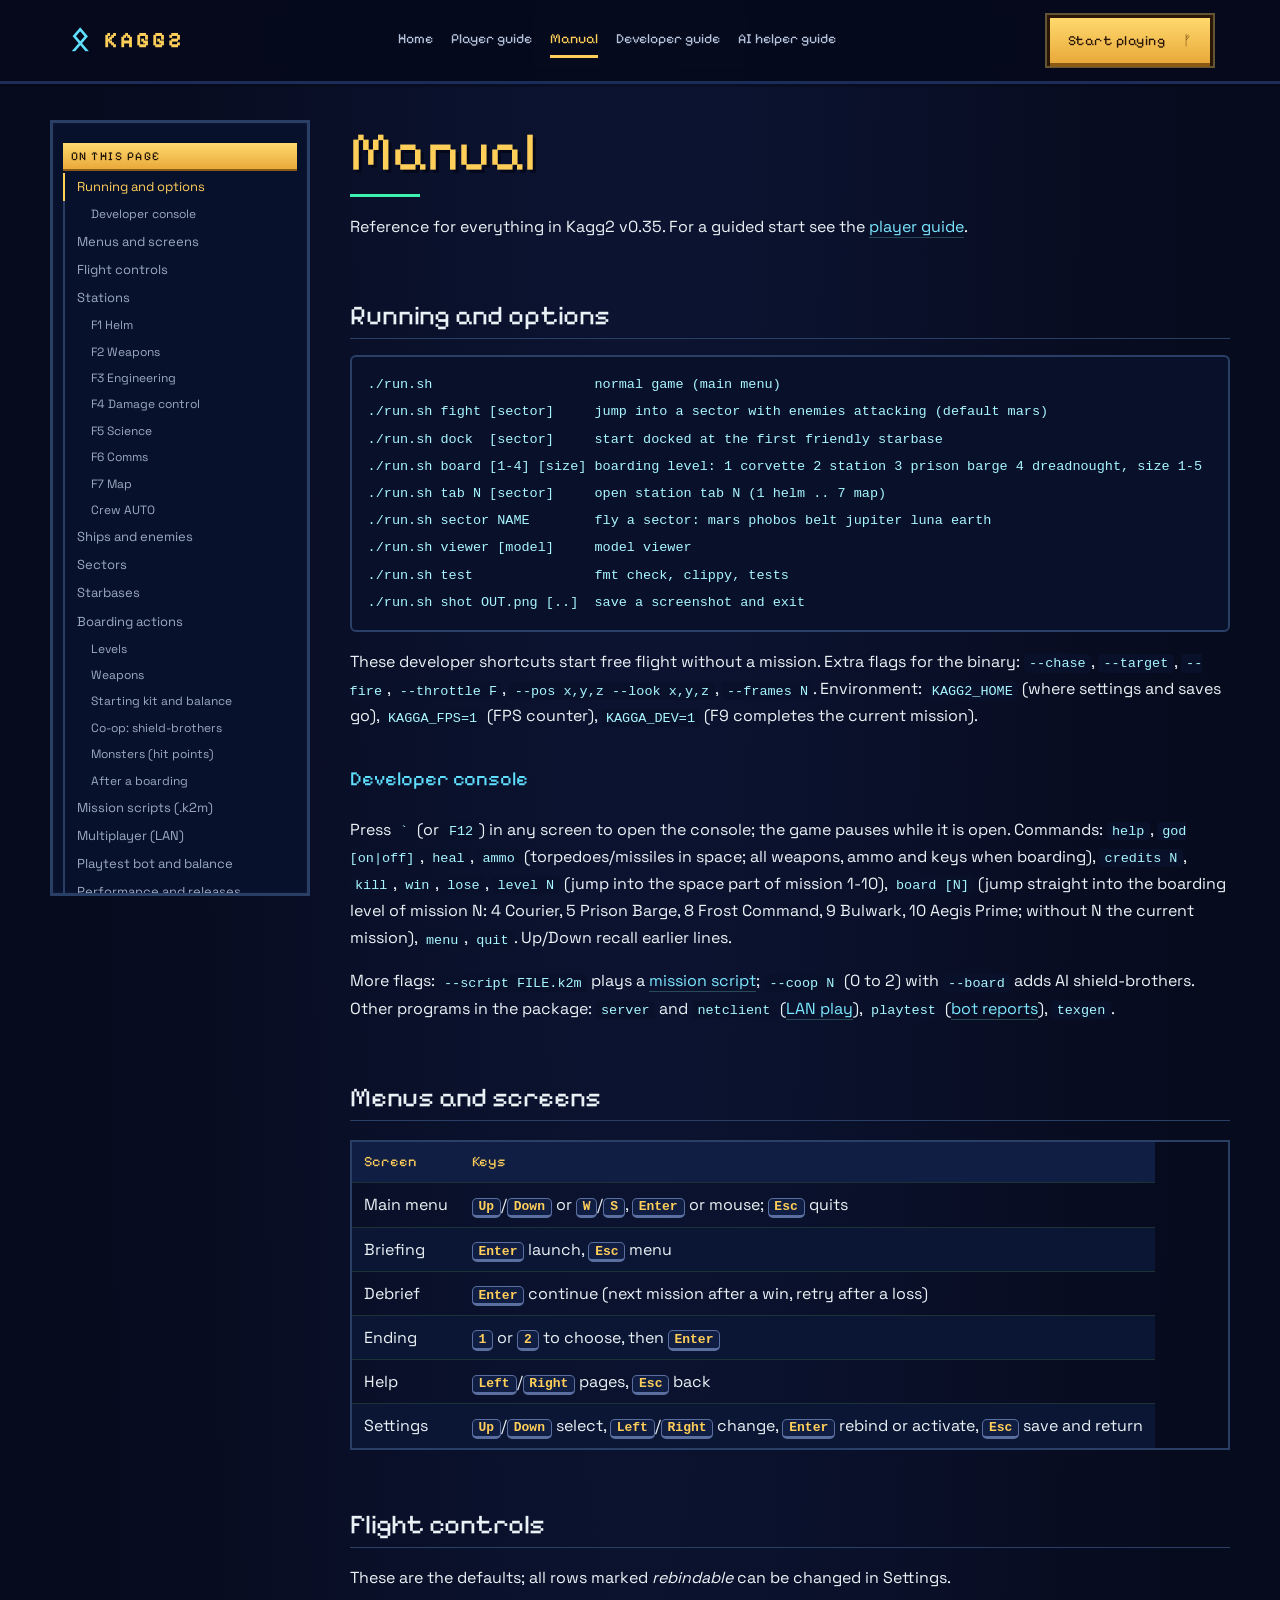
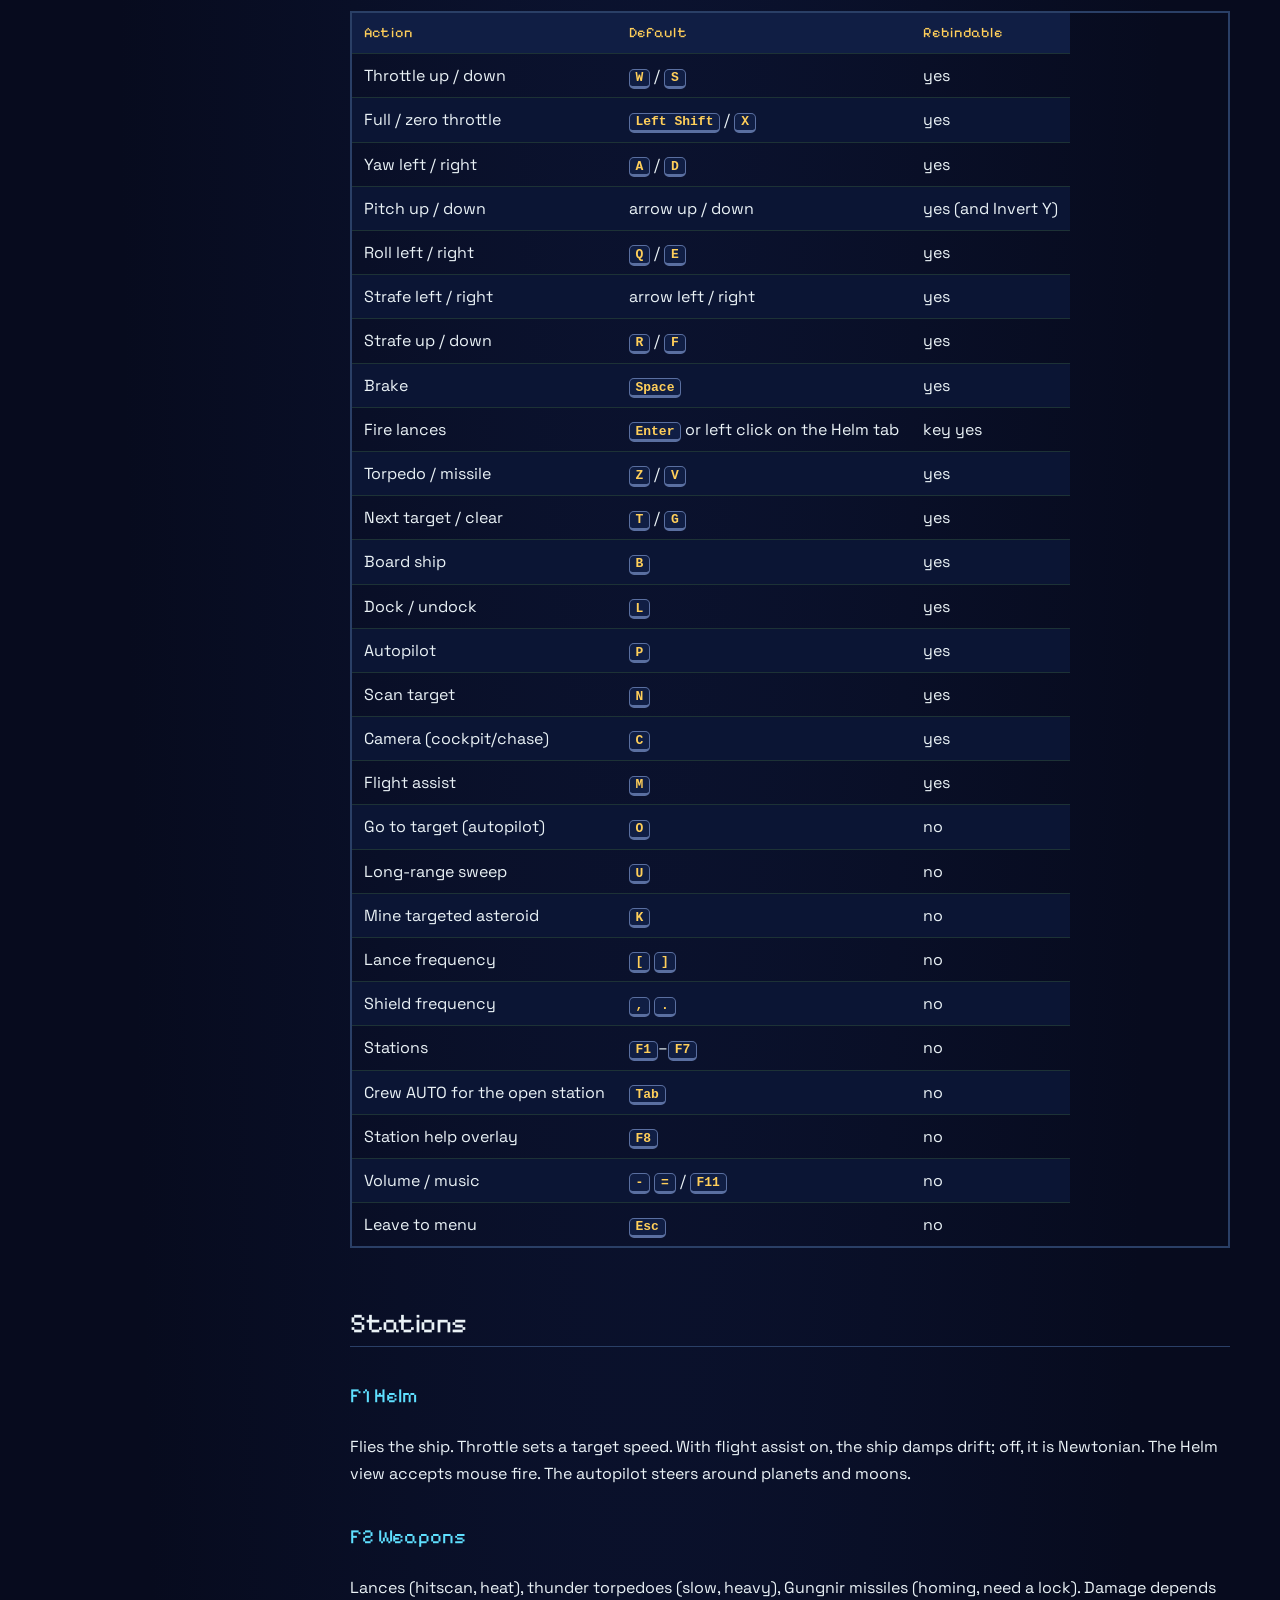
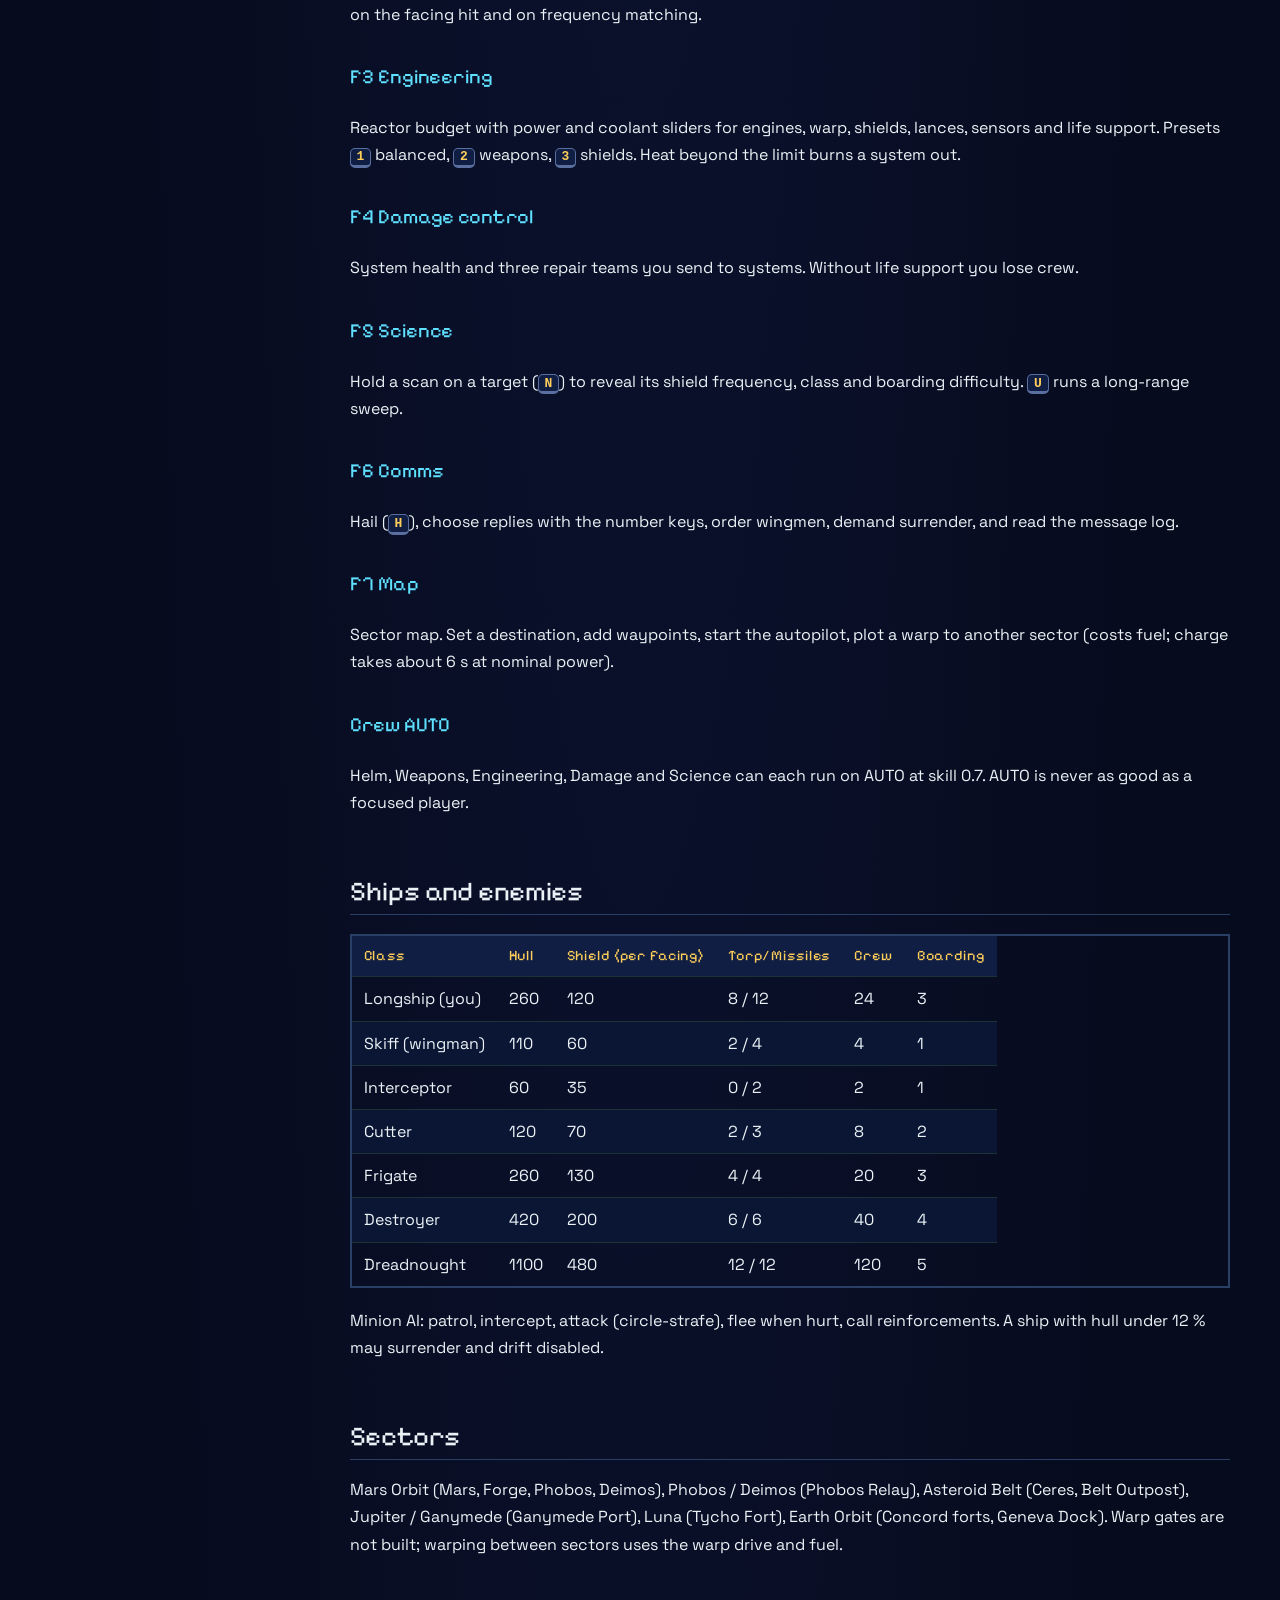
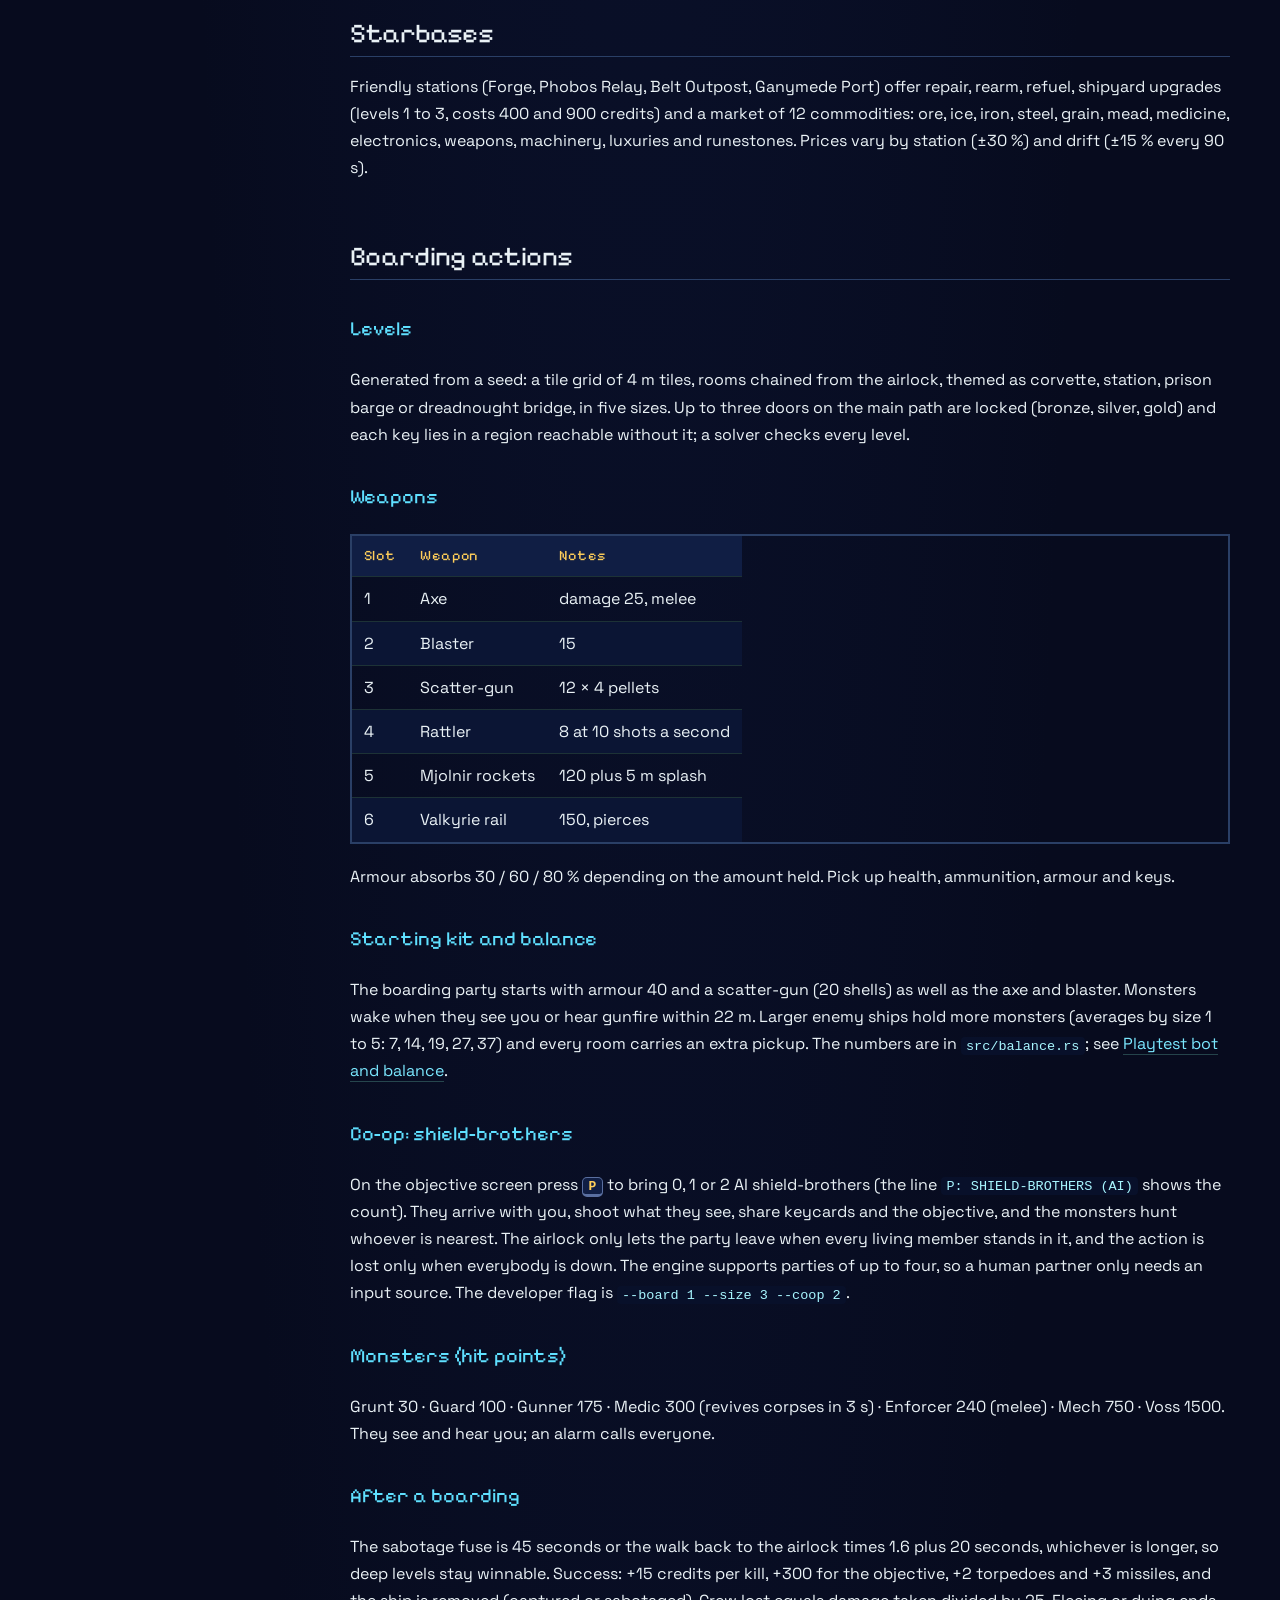
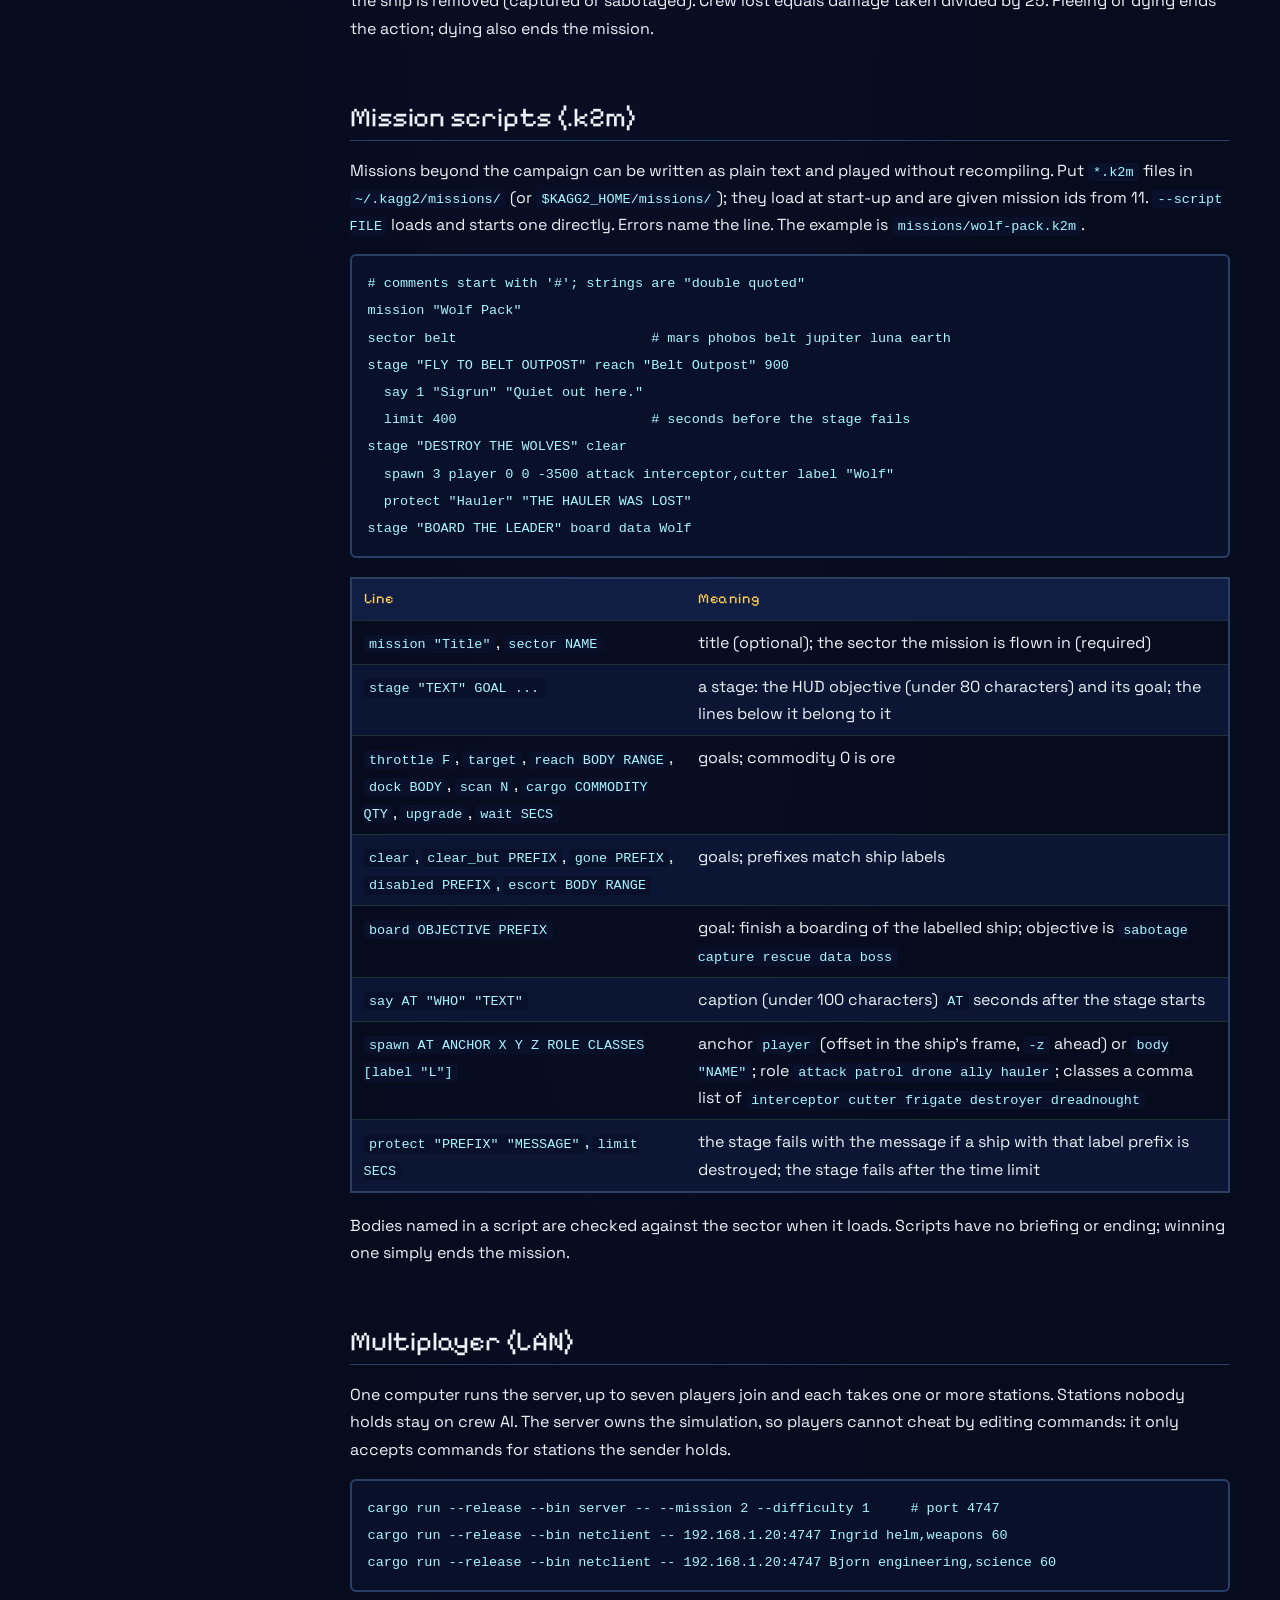
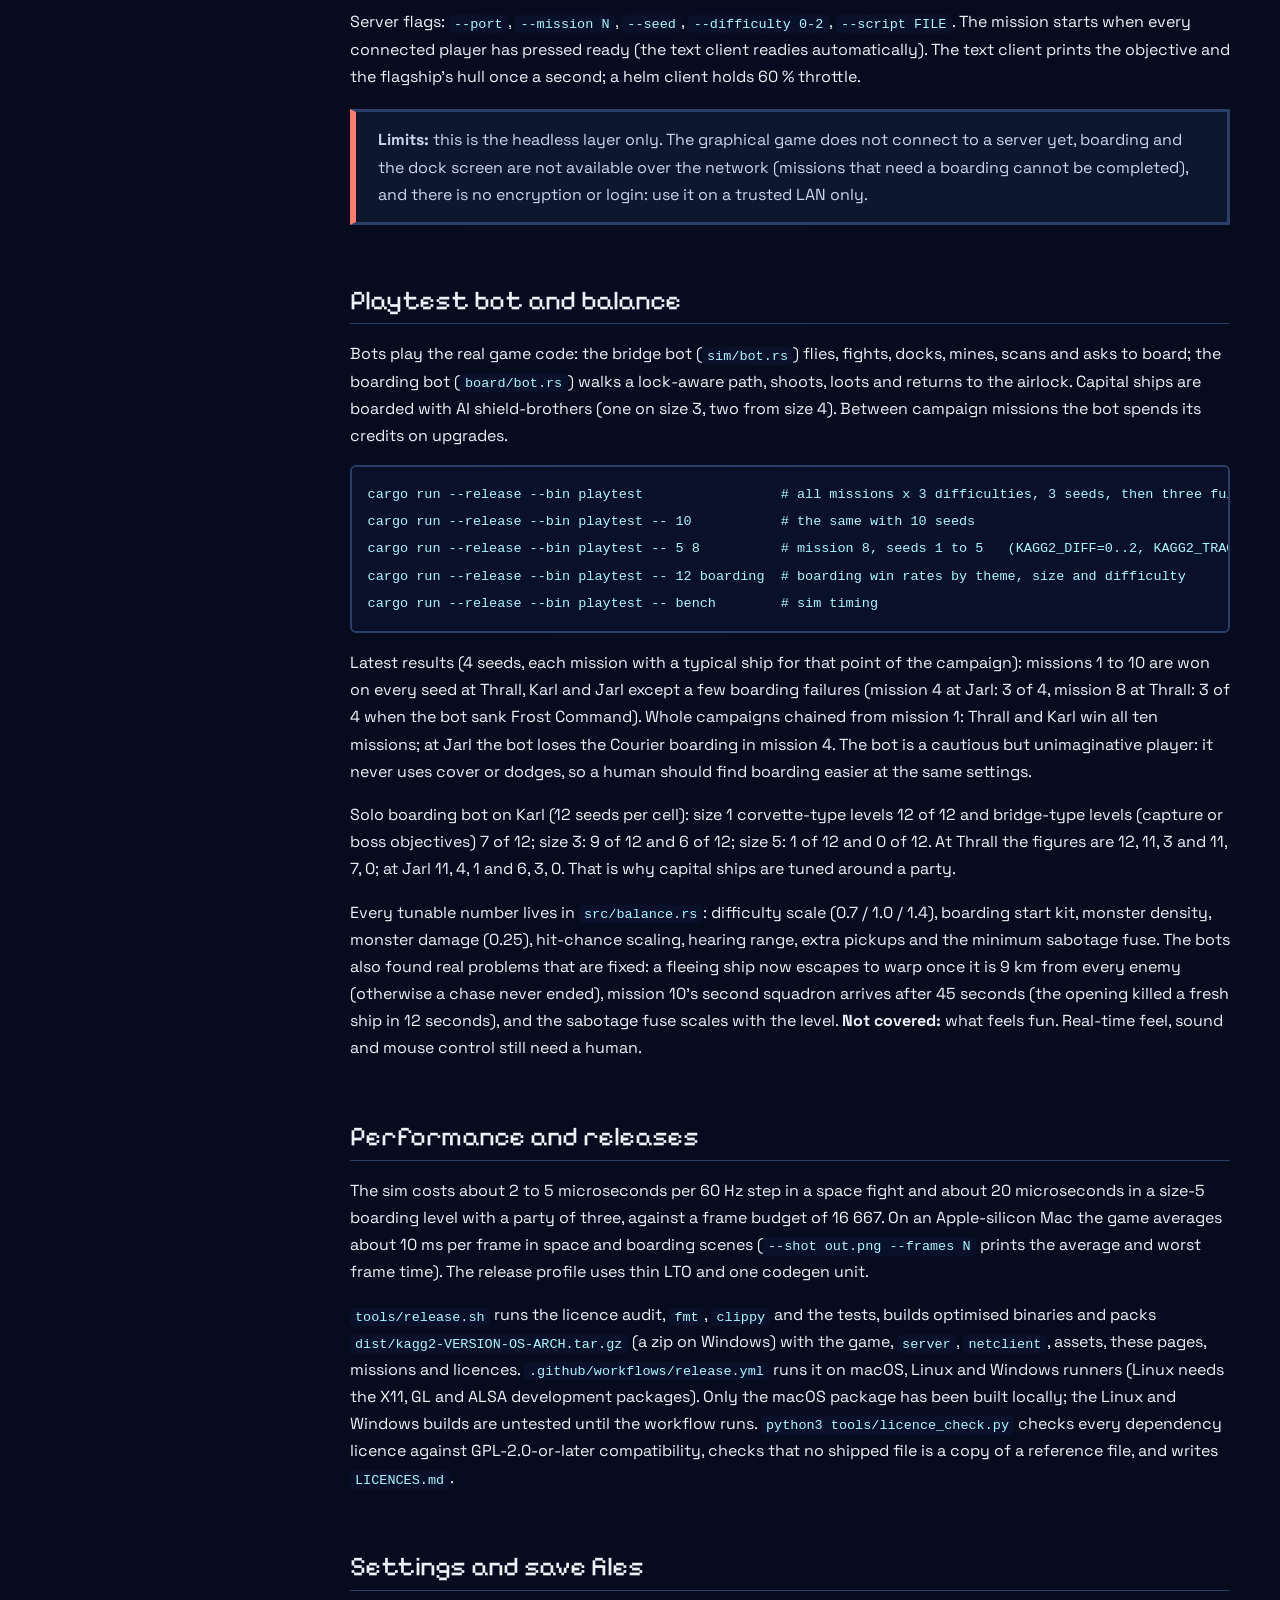
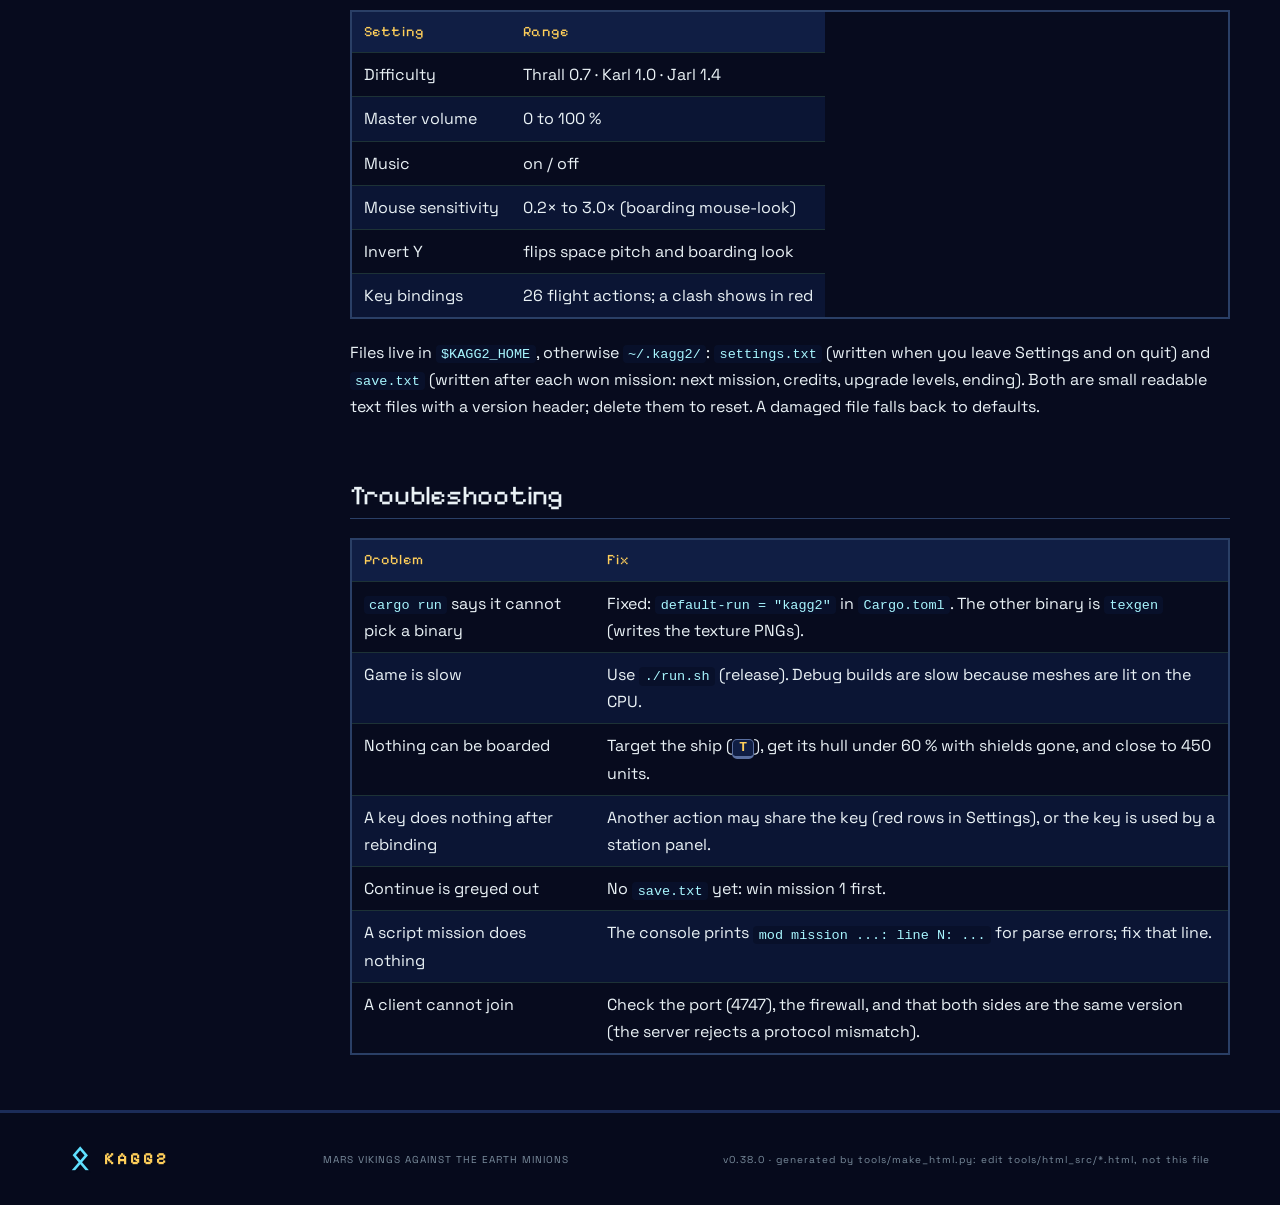
<file: HTML/manual.html>
<!doctype html>
<html lang="en"><head><meta charset="utf-8"><meta name="viewport" content="width=device-width,initial-scale=1">
<title>Manual — Kagg2</title><meta name="description" content="Kagg2: Mars Vikings against the Earth Minions. A bridge-simulator and boarding-FPS campaign.">
<link rel="icon" href="data:image/svg+xml,%3Csvg xmlns='http://www.w3.org/2000/svg' viewBox='0 0 32 32'%3E%3Cpath fill='%237ff0cf' d='M16 2l5 9h-4v5l6-4v5l-6 4v9h-2v-9l-6-4v-5l6 4v-5h-4z'/%3E%3C/svg%3E">
<style>@import url('https://fonts.googleapis.com/css2?family=Space+Grotesk:wght@400;500;600;700&family=Pixelify+Sans:wght@400;600&display=swap');
:root{--bg:#070b1e;--bg2:#0b1430;--panel:#0d1730;--ink:#eaf2f6;--mint:#3df2b0;--gold:#ffcf5a;--ice:#5fe0ff;--muted:#9aaac0;--line:#2a3f66;--code:#08102a;--link:#7be8ff}
*{box-sizing:border-box}html{scroll-behavior:smooth;scroll-padding-top:90px}
body{margin:0;background:radial-gradient(ellipse at 50% -10%,#16286055,transparent 60%),var(--bg);color:var(--ink);font:16px/1.7 'Space Grotesk',system-ui,Arial,sans-serif}
a{color:inherit;text-decoration:none}button{font:inherit;cursor:pointer}
header{height:84px;display:flex;align-items:center;justify-content:space-between;gap:20px;padding:0 5.5%;background:#060a1cf2;border-bottom:3px solid #1b2c58;box-shadow:0 3px 0 #0003;position:sticky;top:0;z-index:20;backdrop-filter:blur(8px)}
.brand{font-family:'Pixelify Sans','Space Grotesk',sans-serif;font-size:22px;font-weight:700;letter-spacing:3px;display:flex;align-items:center;gap:12px;white-space:nowrap;color:var(--gold);text-shadow:2px 2px 0 #04081a}
.rune{font-size:32px;color:var(--ice);line-height:1}
nav{font-family:'Pixelify Sans','Space Grotesk',sans-serif;display:flex;flex-wrap:wrap;gap:4px 18px;font-size:14px;color:#b5c3dc}
nav a{padding:4px 0;border-bottom:3px solid transparent}nav a:hover{color:var(--gold)}nav a.on{color:var(--gold);border-color:var(--gold)}
.nav-cta,.button{font-family:'Pixelify Sans',sans-serif;background:linear-gradient(#ffd96e,#e9a93a);color:#2a1706;border:0;box-shadow:0 4px 0 #8a5a16,0 0 0 3px #2a1706,0 0 0 5px #ffcf5a60;letter-spacing:.5px;padding:11px 18px;font-size:14px;display:inline-flex;gap:18px;white-space:nowrap}
.nav-cta span,.button span{color:#7a4a10}.button:hover,.nav-cta:hover{transform:translateY(-2px);filter:brightness(1.08)}
.hero{position:relative;overflow:hidden;padding:90px 6% 80px;text-align:center;background:radial-gradient(ellipse 60% 70% at 50% 30%,#1c3a7a66,transparent 70%),#050a1c;border-bottom:3px solid #1b2c58}
.hero:before{content:"";position:absolute;inset:0;background-image:radial-gradient(#fff 1px,transparent 1px),radial-gradient(#9ec9ff 1px,transparent 1px);background-size:90px 90px,140px 140px;background-position:0 0,40px 60px;opacity:.25}
.hero>*{position:relative}
.eyebrow{font-family:'Pixelify Sans',sans-serif;font-size:12px;letter-spacing:2px;color:var(--ice);display:flex;align-items:center;justify-content:center;gap:10px;text-transform:uppercase}
.eyebrow span{width:5px;height:5px;background:var(--gold)}
.hero h1{font-family:'Pixelify Sans',sans-serif;font-size:clamp(60px,9vw,120px);font-weight:600;line-height:.95;letter-spacing:2px;margin:22px 0 18px;color:var(--gold);text-shadow:4px 5px 0 #04081a}
.hero p{max-width:640px;margin:0 auto 22px;color:#d3def0;font-size:16px}
.actions{display:flex;justify-content:center;gap:24px;flex-wrap:wrap;margin-top:26px}
.section{max-width:1240px;margin:auto;padding:70px 40px}
h2{font-family:'Pixelify Sans',sans-serif;font-weight:400;font-size:38px;line-height:1.15;margin:15px 0 0}
h3{font-family:'Pixelify Sans',sans-serif;font-weight:400;font-size:24px}
.cards{display:grid;grid-template-columns:repeat(auto-fit,minmax(250px,1fr));gap:18px;margin-top:30px}
.cards a{border:3px solid #2a3f66;background:var(--panel);box-shadow:inset 0 0 0 2px #0a1330,5px 5px 0 #04081a;padding:22px;display:block;transition:transform .2s,filter .2s}
.cards a:hover{transform:translateY(-3px);filter:brightness(1.15)}.cards b{display:block;font-family:'Pixelify Sans',sans-serif;font-size:20px;color:var(--gold);font-weight:400;margin:8px 0}.cards small{color:var(--muted);font-size:13px;line-height:1.6;display:block}
.feature-num{font-size:11px;letter-spacing:1.5px;color:var(--gold)}
.wrap{max-width:min(96vw,1900px);margin:0 auto;padding:36px 24px;display:grid;grid-template-columns:260px 1fr;gap:40px}
aside{position:sticky;top:104px;align-self:start;max-height:calc(100vh - 124px);overflow:auto;font-size:13px;border:3px solid #2a3f66;background:#08112b;box-shadow:inset 0 0 0 2px #0a1330;padding:8px 10px}
aside a{display:block;color:var(--muted);padding:3px 0 3px 12px;border-left:2px solid #2a3f66}aside a:hover,aside a.cur{color:var(--gold);border-color:var(--gold)}aside a.l3{padding-left:26px;font-size:12px}
aside .grp{font-family:'Pixelify Sans',sans-serif;margin:12px 0 4px;padding:3px 8px;font-size:12px;letter-spacing:1.5px;text-transform:uppercase;color:#1a1004;background:linear-gradient(#ffd96e,#e9a93a);box-shadow:0 2px 0 #8a5a16}
main{min-width:0;max-width:1100px}
main h1{font-family:'Pixelify Sans',sans-serif;font-size:3.4rem;font-weight:400;line-height:1;margin:.1em 0 .3em;color:var(--gold);text-shadow:3px 3px 0 #04081a}
main h1::after{content:"";display:block;width:70px;height:3px;background:var(--mint);margin-top:14px}
main h2{margin-top:2.2em;padding-bottom:.25em;border-bottom:1px solid var(--line);font-size:1.7rem}main h3{margin-top:1.6em;font-size:1.25rem;color:var(--ice)}
h2 .a,h3 .a{opacity:0;margin-left:.4em;color:var(--muted)}h2:hover .a,h3:hover .a{opacity:1}
main a{color:var(--link);border-bottom:1px solid #7ff0cf40}main a:hover{border-color:var(--mint)}
code{background:var(--code);padding:.12em .4em;border-radius:4px;font:13.5px ui-monospace,Menlo,Consolas,monospace;color:#a8f6ff}
kbd{display:inline-block;min-width:1.6em;text-align:center;padding:.05em .45em;border:1px solid #5a6fa0;border-bottom-width:3px;border-radius:5px;background:#101e44;color:var(--gold);font:600 13px ui-monospace,Menlo,monospace}
pre{background:var(--code);padding:14px 16px;border-radius:6px;overflow:auto;border:2px solid #2a3f66}pre code{padding:0;background:none}
table{border-collapse:separate;border-spacing:0;display:block;overflow-x:auto;max-width:100%;margin:1.2em 0;border:2px solid #2a3f66}
th,td{border-bottom:1px solid #1d3236;padding:8px 12px;text-align:left;vertical-align:top}tr:last-child td{border-bottom:0}
th{font-family:'Pixelify Sans',sans-serif;background:#101e44;font-size:.9rem;letter-spacing:.06em;color:var(--gold);font-weight:400}tbody tr:nth-child(even){background:#0b1534}
blockquote{margin:1.2em 0;padding:.9em 1.4em;border:3px solid #2a3f66;border-left:6px solid var(--gold);background:var(--panel);color:#c9d6ea}
blockquote.tip{border-left-color:var(--mint)}blockquote.warn{border-left-color:#ff7b6b}blockquote.note{border-left-color:#7aa8ff}
details.guide{border:3px solid #2a3f66;background:var(--panel);padding:10px 16px;margin:14px 0}details.guide>summary{cursor:pointer;font-weight:700;color:var(--mint)}
.badge{display:inline-block;padding:.1em .6em;background:var(--mint);color:#0c2725;font-size:12px;font-weight:700}
footer{padding:30px 5.5%;border-top:3px solid #1b2c58;background:#060a1c;display:flex;align-items:center;justify-content:space-between;gap:16px;flex-wrap:wrap}
footer .brand{font-size:17px}footer>span,footer small{font-size:10px;letter-spacing:1px;color:#7a8c9c}
:focus-visible{outline:2px solid var(--mint);outline-offset:5px}
@media(max-width:860px){header{height:auto;padding:12px 6%;flex-wrap:wrap}nav{order:3;width:100%}.nav-cta{display:none}.section{padding:50px 6%}.wrap{grid-template-columns:1fr}aside{display:none}main h1{font-size:2.6rem}}
@media(prefers-reduced-motion:reduce){html{scroll-behavior:auto}*{transition:none!important}}
</style></head><body><header><a class="brand" href="index.html"><span class="rune">ᛟ</span> KAGG2</a><nav aria-label="Main navigation"><a href="index.html">Home</a><a href="guide.html">Player guide</a><a href="manual.html" class=on>Manual</a><a href="developer-guide.html">Developer guide</a><a href="ai-guide.html">AI helper guide</a></nav><a class="nav-cta" href="guide.html">Start playing <span>ᚠ</span></a></header><div class="wrap"><aside><div class="grp">On this page</div><a class="l2" href="#running-and-options">Running and options</a><a class="l3" href="#developer-console">Developer console</a><a class="l2" href="#menus-and-screens">Menus and screens</a><a class="l2" href="#flight-controls">Flight controls</a><a class="l2" href="#stations">Stations</a><a class="l3" href="#f1-helm">F1 Helm</a><a class="l3" href="#f2-weapons">F2 Weapons</a><a class="l3" href="#f3-engineering">F3 Engineering</a><a class="l3" href="#f4-damage-control">F4 Damage control</a><a class="l3" href="#f5-science">F5 Science</a><a class="l3" href="#f6-comms">F6 Comms</a><a class="l3" href="#f7-map">F7 Map</a><a class="l3" href="#crew-auto">Crew AUTO</a><a class="l2" href="#ships-and-enemies">Ships and enemies</a><a class="l2" href="#sectors">Sectors</a><a class="l2" href="#starbases">Starbases</a><a class="l2" href="#boarding-actions">Boarding actions</a><a class="l3" href="#levels">Levels</a><a class="l3" href="#weapons">Weapons</a><a class="l3" href="#starting-kit-and-balance">Starting kit and balance</a><a class="l3" href="#co-op-shield-brothers">Co-op: shield-brothers</a><a class="l3" href="#monsters-hit-points">Monsters (hit points)</a><a class="l3" href="#after-a-boarding">After a boarding</a><a class="l2" href="#mission-scripts-k2m">Mission scripts (.k2m)</a><a class="l2" href="#multiplayer-lan">Multiplayer (LAN)</a><a class="l2" href="#playtest-bot-and-balance">Playtest bot and balance</a><a class="l2" href="#performance-and-releases">Performance and releases</a><a class="l2" href="#settings-and-save-files">Settings and save files</a><a class="l2" href="#troubleshooting">Troubleshooting</a></aside><main><h1>Manual</h1>
<p>Reference for everything in Kagg2 v0.35. For a guided start see the <a href="guide.html">player guide</a>.</p>
<h2 id="running-and-options">Running and options<a class="a" href="#running-and-options">#</a></h2>
<pre><code>./run.sh                    normal game (main menu)
./run.sh fight [sector]     jump into a sector with enemies attacking (default mars)
./run.sh dock  [sector]     start docked at the first friendly starbase
./run.sh board [1-4] [size] boarding level: 1 corvette 2 station 3 prison barge 4 dreadnought, size 1-5
./run.sh tab N [sector]     open station tab N (1 helm .. 7 map)
./run.sh sector NAME        fly a sector: mars phobos belt jupiter luna earth
./run.sh viewer [model]     model viewer
./run.sh test               fmt check, clippy, tests
./run.sh shot OUT.png [..]  save a screenshot and exit</code></pre>
<p>These developer shortcuts start free flight without a mission. Extra flags for the binary: <code>--chase</code>, <code>--target</code>, <code>--fire</code>, <code>--throttle F</code>, <code>--pos x,y,z --look x,y,z</code>, <code>--frames N</code>. Environment: <code>KAGG2_HOME</code> (where settings and saves go), <code>KAGGA_FPS=1</code> (FPS counter), <code>KAGGA_DEV=1</code> (F9 completes the current mission).</p>
<h3 id="developer-console">Developer console<a class="a" href="#developer-console">#</a></h3>
<p>Press <code>`</code> (or <code>F12</code>) in any screen to open the console; the game pauses while it is open. Commands: <code>help</code>, <code>god [on|off]</code>, <code>heal</code>, <code>ammo</code> (torpedoes/missiles in space; all weapons, ammo and keys when boarding), <code>credits N</code>, <code>kill</code>, <code>win</code>, <code>lose</code>, <code>level N</code> (jump into the space part of mission 1-10), <code>board [N]</code> (jump straight into the boarding level of mission N: 4 Courier, 5 Prison Barge, 8 Frost Command, 9 Bulwark, 10 Aegis Prime; without N the current mission), <code>menu</code>, <code>quit</code>. Up/Down recall earlier lines.</p>
<p>More flags: <code>--script FILE.k2m</code> plays a <a href="#mission-scripts">mission script</a>; <code>--coop N</code> (0 to 2) with <code>--board</code> adds AI shield-brothers. Other programs in the package: <code>server</code> and <code>netclient</code> (<a href="#multiplayer">LAN play</a>), <code>playtest</code> (<a href="#playtest">bot reports</a>), <code>texgen</code>.</p>
<h2 id="menus-and-screens">Menus and screens<a class="a" href="#menus-and-screens">#</a></h2>
<table><thead><tr><th>Screen</th><th>Keys</th></tr></thead><tbody>
<tr><td>Main menu</td><td><kbd>Up</kbd>/<kbd>Down</kbd> or <kbd>W</kbd>/<kbd>S</kbd>, <kbd>Enter</kbd> or mouse; <kbd>Esc</kbd> quits</td></tr>
<tr><td>Briefing</td><td><kbd>Enter</kbd> launch, <kbd>Esc</kbd> menu</td></tr>
<tr><td>Debrief</td><td><kbd>Enter</kbd> continue (next mission after a win, retry after a loss)</td></tr>
<tr><td>Ending</td><td><kbd>1</kbd> or <kbd>2</kbd> to choose, then <kbd>Enter</kbd></td></tr>
<tr><td>Help</td><td><kbd>Left</kbd>/<kbd>Right</kbd> pages, <kbd>Esc</kbd> back</td></tr>
<tr><td>Settings</td><td><kbd>Up</kbd>/<kbd>Down</kbd> select, <kbd>Left</kbd>/<kbd>Right</kbd> change, <kbd>Enter</kbd> rebind or activate, <kbd>Esc</kbd> save and return</td></tr>
</tbody></table>
<h2 id="flight-controls">Flight controls<a class="a" href="#flight-controls">#</a></h2>
<p>These are the defaults; all rows marked <em>rebindable</em> can be changed in Settings.</p>
<table><thead><tr><th>Action</th><th>Default</th><th>Rebindable</th></tr></thead><tbody>
<tr><td>Throttle up / down</td><td><kbd>W</kbd> / <kbd>S</kbd></td><td>yes</td></tr>
<tr><td>Full / zero throttle</td><td><kbd>Left Shift</kbd> / <kbd>X</kbd></td><td>yes</td></tr>
<tr><td>Yaw left / right</td><td><kbd>A</kbd> / <kbd>D</kbd></td><td>yes</td></tr>
<tr><td>Pitch up / down</td><td>arrow up / down</td><td>yes (and Invert Y)</td></tr>
<tr><td>Roll left / right</td><td><kbd>Q</kbd> / <kbd>E</kbd></td><td>yes</td></tr>
<tr><td>Strafe left / right</td><td>arrow left / right</td><td>yes</td></tr>
<tr><td>Strafe up / down</td><td><kbd>R</kbd> / <kbd>F</kbd></td><td>yes</td></tr>
<tr><td>Brake</td><td><kbd>Space</kbd></td><td>yes</td></tr>
<tr><td>Fire lances</td><td><kbd>Enter</kbd> or left click on the Helm tab</td><td>key yes</td></tr>
<tr><td>Torpedo / missile</td><td><kbd>Z</kbd> / <kbd>V</kbd></td><td>yes</td></tr>
<tr><td>Next target / clear</td><td><kbd>T</kbd> / <kbd>G</kbd></td><td>yes</td></tr>
<tr><td>Board ship</td><td><kbd>B</kbd></td><td>yes</td></tr>
<tr><td>Dock / undock</td><td><kbd>L</kbd></td><td>yes</td></tr>
<tr><td>Autopilot</td><td><kbd>P</kbd></td><td>yes</td></tr>
<tr><td>Scan target</td><td><kbd>N</kbd></td><td>yes</td></tr>
<tr><td>Camera (cockpit/chase)</td><td><kbd>C</kbd></td><td>yes</td></tr>
<tr><td>Flight assist</td><td><kbd>M</kbd></td><td>yes</td></tr>
<tr><td>Go to target (autopilot)</td><td><kbd>O</kbd></td><td>no</td></tr>
<tr><td>Long-range sweep</td><td><kbd>U</kbd></td><td>no</td></tr>
<tr><td>Mine targeted asteroid</td><td><kbd>K</kbd></td><td>no</td></tr>
<tr><td>Lance frequency</td><td><kbd>[</kbd> <kbd>]</kbd></td><td>no</td></tr>
<tr><td>Shield frequency</td><td><kbd>,</kbd> <kbd>.</kbd></td><td>no</td></tr>
<tr><td>Stations</td><td><kbd>F1</kbd>–<kbd>F7</kbd></td><td>no</td></tr>
<tr><td>Crew AUTO for the open station</td><td><kbd>Tab</kbd></td><td>no</td></tr>
<tr><td>Station help overlay</td><td><kbd>F8</kbd></td><td>no</td></tr>
<tr><td>Volume / music</td><td><kbd>-</kbd> <kbd>=</kbd> / <kbd>F11</kbd></td><td>no</td></tr>
<tr><td>Leave to menu</td><td><kbd>Esc</kbd></td><td>no</td></tr>
</tbody></table>
<h2 id="stations">Stations<a class="a" href="#stations">#</a></h2>
<h3 id="f1-helm">F1 Helm<a class="a" href="#f1-helm">#</a></h3><p>Flies the ship. Throttle sets a target speed. With flight assist on, the ship damps drift; off, it is Newtonian. The Helm view accepts mouse fire. The autopilot steers around planets and moons.</p>
<h3 id="f2-weapons">F2 Weapons<a class="a" href="#f2-weapons">#</a></h3><p>Lances (hitscan, heat), thunder torpedoes (slow, heavy), Gungnir missiles (homing, need a lock). Damage depends on the facing hit and on frequency matching.</p>
<h3 id="f3-engineering">F3 Engineering<a class="a" href="#f3-engineering">#</a></h3><p>Reactor budget with power and coolant sliders for engines, warp, shields, lances, sensors and life support. Presets <kbd>1</kbd> balanced, <kbd>2</kbd> weapons, <kbd>3</kbd> shields. Heat beyond the limit burns a system out.</p>
<h3 id="f4-damage-control">F4 Damage control<a class="a" href="#f4-damage-control">#</a></h3><p>System health and three repair teams you send to systems. Without life support you lose crew.</p>
<h3 id="f5-science">F5 Science<a class="a" href="#f5-science">#</a></h3><p>Hold a scan on a target (<kbd>N</kbd>) to reveal its shield frequency, class and boarding difficulty. <kbd>U</kbd> runs a long-range sweep.</p>
<h3 id="f6-comms">F6 Comms<a class="a" href="#f6-comms">#</a></h3><p>Hail (<kbd>H</kbd>), choose replies with the number keys, order wingmen, demand surrender, and read the message log.</p>
<h3 id="f7-map">F7 Map<a class="a" href="#f7-map">#</a></h3><p>Sector map. Set a destination, add waypoints, start the autopilot, plot a warp to another sector (costs fuel; charge takes about 6 s at nominal power).</p>
<h3 id="crew-auto">Crew AUTO<a class="a" href="#crew-auto">#</a></h3><p>Helm, Weapons, Engineering, Damage and Science can each run on AUTO at skill 0.7. AUTO is never as good as a focused player.</p>
<h2 id="ships-and-enemies">Ships and enemies<a class="a" href="#ships-and-enemies">#</a></h2>
<table><thead><tr><th>Class</th><th>Hull</th><th>Shield (per facing)</th><th>Torp/Missiles</th><th>Crew</th><th>Boarding</th></tr></thead><tbody>
<tr><td>Longship (you)</td><td>260</td><td>120</td><td>8 / 12</td><td>24</td><td>3</td></tr>
<tr><td>Skiff (wingman)</td><td>110</td><td>60</td><td>2 / 4</td><td>4</td><td>1</td></tr>
<tr><td>Interceptor</td><td>60</td><td>35</td><td>0 / 2</td><td>2</td><td>1</td></tr>
<tr><td>Cutter</td><td>120</td><td>70</td><td>2 / 3</td><td>8</td><td>2</td></tr>
<tr><td>Frigate</td><td>260</td><td>130</td><td>4 / 4</td><td>20</td><td>3</td></tr>
<tr><td>Destroyer</td><td>420</td><td>200</td><td>6 / 6</td><td>40</td><td>4</td></tr>
<tr><td>Dreadnought</td><td>1100</td><td>480</td><td>12 / 12</td><td>120</td><td>5</td></tr>
</tbody></table>
<p>Minion AI: patrol, intercept, attack (circle-strafe), flee when hurt, call reinforcements. A ship with hull under 12 % may surrender and drift disabled.</p>
<h2 id="sectors">Sectors<a class="a" href="#sectors">#</a></h2>
<p>Mars Orbit (Mars, Forge, Phobos, Deimos), Phobos / Deimos (Phobos Relay), Asteroid Belt (Ceres, Belt Outpost), Jupiter / Ganymede (Ganymede Port), Luna (Tycho Fort), Earth Orbit (Concord forts, Geneva Dock). Warp gates are not built; warping between sectors uses the warp drive and fuel.</p>
<h2 id="starbases">Starbases<a class="a" href="#starbases">#</a></h2>
<p>Friendly stations (Forge, Phobos Relay, Belt Outpost, Ganymede Port) offer repair, rearm, refuel, shipyard upgrades (levels 1 to 3, costs 400 and 900 credits) and a market of 12 commodities: ore, ice, iron, steel, grain, mead, medicine, electronics, weapons, machinery, luxuries and runestones. Prices vary by station (±30 %) and drift (±15 % every 90 s).</p>
<h2 id="boarding-actions">Boarding actions<a class="a" href="#boarding-actions">#</a></h2>
<h3 id="levels">Levels<a class="a" href="#levels">#</a></h3><p>Generated from a seed: a tile grid of 4 m tiles, rooms chained from the airlock, themed as corvette, station, prison barge or dreadnought bridge, in five sizes. Up to three doors on the main path are locked (bronze, silver, gold) and each key lies in a region reachable without it; a solver checks every level.</p>
<h3 id="weapons">Weapons<a class="a" href="#weapons">#</a></h3>
<table><thead><tr><th>Slot</th><th>Weapon</th><th>Notes</th></tr></thead><tbody>
<tr><td>1</td><td>Axe</td><td>damage 25, melee</td></tr><tr><td>2</td><td>Blaster</td><td>15</td></tr><tr><td>3</td><td>Scatter-gun</td><td>12 × 4 pellets</td></tr><tr><td>4</td><td>Rattler</td><td>8 at 10 shots a second</td></tr><tr><td>5</td><td>Mjolnir rockets</td><td>120 plus 5 m splash</td></tr><tr><td>6</td><td>Valkyrie rail</td><td>150, pierces</td></tr></tbody></table>
<p>Armour absorbs 30 / 60 / 80 % depending on the amount held. Pick up health, ammunition, armour and keys.</p>
<h3 id="starting-kit-and-balance">Starting kit and balance<a class="a" href="#starting-kit-and-balance">#</a></h3>
<p>The boarding party starts with armour 40 and a scatter-gun (20 shells) as well as the axe and blaster. Monsters wake when they see you or hear gunfire within 22 m. Larger enemy ships hold more monsters (averages by size 1 to 5: 7, 14, 19, 27, 37) and every room carries an extra pickup. The numbers are in <code>src/balance.rs</code>; see <a href="#playtest">Playtest bot and balance</a>.</p>
<h3 id="co-op-shield-brothers">Co-op: shield-brothers<a class="a" href="#co-op-shield-brothers">#</a></h3>
<p>On the objective screen press <kbd>P</kbd> to bring 0, 1 or 2 AI shield-brothers (the line <code>P: SHIELD-BROTHERS (AI)</code> shows the count). They arrive with you, shoot what they see, share keycards and the objective, and the monsters hunt whoever is nearest. The airlock only lets the party leave when every living member stands in it, and the action is lost only when everybody is down. The engine supports parties of up to four, so a human partner only needs an input source. The developer flag is <code>--board 1 --size 3 --coop 2</code>.</p>
<h3 id="monsters-hit-points">Monsters (hit points)<a class="a" href="#monsters-hit-points">#</a></h3>
<p>Grunt 30 · Guard 100 · Gunner 175 · Medic 300 (revives corpses in 3 s) · Enforcer 240 (melee) · Mech 750 · Voss 1500. They see and hear you; an alarm calls everyone.</p>
<h3 id="after-a-boarding">After a boarding<a class="a" href="#after-a-boarding">#</a></h3><p>The sabotage fuse is 45 seconds or the walk back to the airlock times 1.6 plus 20 seconds, whichever is longer, so deep levels stay winnable. Success: +15 credits per kill, +300 for the objective, +2 torpedoes and +3 missiles, and the ship is removed (captured or sabotaged). Crew lost equals damage taken divided by 25. Fleeing or dying ends the action; dying also ends the mission.</p>
<h2 id="mission-scripts-k2m">Mission scripts (.k2m)<a class="a" href="#mission-scripts-k2m">#</a></h2>
<p>Missions beyond the campaign can be written as plain text and played without recompiling. Put <code>*.k2m</code> files in <code>~/.kagg2/missions/</code> (or <code>$KAGG2_HOME/missions/</code>); they load at start-up and are given mission ids from 11. <code>--script FILE</code> loads and starts one directly. Errors name the line. The example is <code>missions/wolf-pack.k2m</code>.</p>
<pre><code># comments start with '#'; strings are "double quoted"
mission "Wolf Pack"
sector belt                        # mars phobos belt jupiter luna earth
stage "FLY TO BELT OUTPOST" reach "Belt Outpost" 900
  say 1 "Sigrun" "Quiet out here."
  limit 400                        # seconds before the stage fails
stage "DESTROY THE WOLVES" clear
  spawn 3 player 0 0 -3500 attack interceptor,cutter label "Wolf"
  protect "Hauler" "THE HAULER WAS LOST"
stage "BOARD THE LEADER" board data Wolf</code></pre>
<table><thead><tr><th>Line</th><th>Meaning</th></tr></thead><tbody>
<tr><td><code>mission "Title"</code>, <code>sector NAME</code></td><td>title (optional); the sector the mission is flown in (required)</td></tr>
<tr><td><code>stage "TEXT" GOAL ...</code></td><td>a stage: the HUD objective (under 80 characters) and its goal; the lines below it belong to it</td></tr>
<tr><td><code>throttle F</code>, <code>target</code>, <code>reach BODY RANGE</code>, <code>dock BODY</code>, <code>scan N</code>, <code>cargo COMMODITY QTY</code>, <code>upgrade</code>, <code>wait SECS</code></td><td>goals; commodity 0 is ore</td></tr>
<tr><td><code>clear</code>, <code>clear_but PREFIX</code>, <code>gone PREFIX</code>, <code>disabled PREFIX</code>, <code>escort BODY RANGE</code></td><td>goals; prefixes match ship labels</td></tr>
<tr><td><code>board OBJECTIVE PREFIX</code></td><td>goal: finish a boarding of the labelled ship; objective is <code>sabotage capture rescue data boss</code></td></tr>
<tr><td><code>say AT "WHO" "TEXT"</code></td><td>caption (under 100 characters) <code>AT</code> seconds after the stage starts</td></tr>
<tr><td><code>spawn AT ANCHOR X Y Z ROLE CLASSES [label "L"]</code></td><td>anchor <code>player</code> (offset in the ship's frame, <code>-z</code> ahead) or <code>body "NAME"</code>; role <code>attack patrol drone ally hauler</code>; classes a comma list of <code>interceptor cutter frigate destroyer dreadnought</code></td></tr>
<tr><td><code>protect "PREFIX" "MESSAGE"</code>, <code>limit SECS</code></td><td>the stage fails with the message if a ship with that label prefix is destroyed; the stage fails after the time limit</td></tr>
</tbody></table>
<p>Bodies named in a script are checked against the sector when it loads. Scripts have no briefing or ending; winning one simply ends the mission.</p>
<h2 id="multiplayer-lan">Multiplayer (LAN)<a class="a" href="#multiplayer-lan">#</a></h2>
<p>One computer runs the server, up to seven players join and each takes one or more stations. Stations nobody holds stay on crew AI. The server owns the simulation, so players cannot cheat by editing commands: it only accepts commands for stations the sender holds.</p>
<pre><code>cargo run --release --bin server -- --mission 2 --difficulty 1     # port 4747
cargo run --release --bin netclient -- 192.168.1.20:4747 Ingrid helm,weapons 60
cargo run --release --bin netclient -- 192.168.1.20:4747 Bjorn engineering,science 60</code></pre>
<p>Server flags: <code>--port</code>, <code>--mission N</code>, <code>--seed</code>, <code>--difficulty 0-2</code>, <code>--script FILE</code>. The mission starts when every connected player has pressed ready (the text client readies automatically). The text client prints the objective and the flagship's hull once a second; a helm client holds 60 % throttle.</p>
<blockquote class="warn"><strong>Limits:</strong> this is the headless layer only. The graphical game does not connect to a server yet, boarding and the dock screen are not available over the network (missions that need a boarding cannot be completed), and there is no encryption or login: use it on a trusted LAN only.</blockquote>
<h2 id="playtest-bot-and-balance">Playtest bot and balance<a class="a" href="#playtest-bot-and-balance">#</a></h2>
<p>Bots play the real game code: the bridge bot (<code>sim/bot.rs</code>) flies, fights, docks, mines, scans and asks to board; the boarding bot (<code>board/bot.rs</code>) walks a lock-aware path, shoots, loots and returns to the airlock. Capital ships are boarded with AI shield-brothers (one on size 3, two from size 4). Between campaign missions the bot spends its credits on upgrades.</p>
<pre><code>cargo run --release --bin playtest                 # all missions x 3 difficulties, 3 seeds, then three full campaigns
cargo run --release --bin playtest -- 10           # the same with 10 seeds
cargo run --release --bin playtest -- 5 8          # mission 8, seeds 1 to 5   (KAGG2_DIFF=0..2, KAGG2_TRACE=1)
cargo run --release --bin playtest -- 12 boarding  # boarding win rates by theme, size and difficulty
cargo run --release --bin playtest -- bench        # sim timing</code></pre>
<p>Latest results (4 seeds, each mission with a typical ship for that point of the campaign): missions 1 to 10 are won on every seed at Thrall, Karl and Jarl except a few boarding failures (mission 4 at Jarl: 3 of 4, mission 8 at Thrall: 3 of 4 when the bot sank Frost Command). Whole campaigns chained from mission 1: Thrall and Karl win all ten missions; at Jarl the bot loses the Courier boarding in mission 4. The bot is a cautious but unimaginative player: it never uses cover or dodges, so a human should find boarding easier at the same settings.</p>
<p>Solo boarding bot on Karl (12 seeds per cell): size 1 corvette-type levels 12 of 12 and bridge-type levels (capture or boss objectives) 7 of 12; size 3: 9 of 12 and 6 of 12; size 5: 1 of 12 and 0 of 12. At Thrall the figures are 12, 11, 3 and 11, 7, 0; at Jarl 11, 4, 1 and 6, 3, 0. That is why capital ships are tuned around a party.</p>
<p>Every tunable number lives in <code>src/balance.rs</code>: difficulty scale (0.7 / 1.0 / 1.4), boarding start kit, monster density, monster damage (0.25), hit-chance scaling, hearing range, extra pickups and the minimum sabotage fuse. The bots also found real problems that are fixed: a fleeing ship now escapes to warp once it is 9 km from every enemy (otherwise a chase never ended), mission 10's second squadron arrives after 45 seconds (the opening killed a fresh ship in 12 seconds), and the sabotage fuse scales with the level. <strong>Not covered:</strong> what feels fun. Real-time feel, sound and mouse control still need a human.</p>
<h2 id="performance-and-releases">Performance and releases<a class="a" href="#performance-and-releases">#</a></h2>
<p>The sim costs about 2 to 5 microseconds per 60 Hz step in a space fight and about 20 microseconds in a size-5 boarding level with a party of three, against a frame budget of 16 667. On an Apple-silicon Mac the game averages about 10 ms per frame in space and boarding scenes (<code>--shot out.png --frames N</code> prints the average and worst frame time). The release profile uses thin LTO and one codegen unit.</p>
<p><code>tools/release.sh</code> runs the licence audit, <code>fmt</code>, <code>clippy</code> and the tests, builds optimised binaries and packs <code>dist/kagg2-VERSION-OS-ARCH.tar.gz</code> (a zip on Windows) with the game, <code>server</code>, <code>netclient</code>, assets, these pages, missions and licences. <code>.github/workflows/release.yml</code> runs it on macOS, Linux and Windows runners (Linux needs the X11, GL and ALSA development packages). Only the macOS package has been built locally; the Linux and Windows builds are untested until the workflow runs. <code>python3 tools/licence_check.py</code> checks every dependency licence against GPL-2.0-or-later compatibility, checks that no shipped file is a copy of a reference file, and writes <code>LICENCES.md</code>.</p>
<h2 id="settings-and-save-files">Settings and save files<a class="a" href="#settings-and-save-files">#</a></h2>
<table><thead><tr><th>Setting</th><th>Range</th></tr></thead><tbody>
<tr><td>Difficulty</td><td>Thrall 0.7 · Karl 1.0 · Jarl 1.4</td></tr><tr><td>Master volume</td><td>0 to 100 %</td></tr><tr><td>Music</td><td>on / off</td></tr><tr><td>Mouse sensitivity</td><td>0.2× to 3.0× (boarding mouse-look)</td></tr><tr><td>Invert Y</td><td>flips space pitch and boarding look</td></tr><tr><td>Key bindings</td><td>26 flight actions; a clash shows in red</td></tr></tbody></table>
<p>Files live in <code>$KAGG2_HOME</code>, otherwise <code>~/.kagg2/</code>: <code>settings.txt</code> (written when you leave Settings and on quit) and <code>save.txt</code> (written after each won mission: next mission, credits, upgrade levels, ending). Both are small readable text files with a version header; delete them to reset. A damaged file falls back to defaults.</p>
<h2 id="troubleshooting">Troubleshooting<a class="a" href="#troubleshooting">#</a></h2>
<table><thead><tr><th>Problem</th><th>Fix</th></tr></thead><tbody>
<tr><td><code>cargo run</code> says it cannot pick a binary</td><td>Fixed: <code>default-run = "kagg2"</code> in <code>Cargo.toml</code>. The other binary is <code>texgen</code> (writes the texture PNGs).</td></tr>
<tr><td>Game is slow</td><td>Use <code>./run.sh</code> (release). Debug builds are slow because meshes are lit on the CPU.</td></tr>
<tr><td>Nothing can be boarded</td><td>Target the ship (<kbd>T</kbd>), get its hull under 60 % with shields gone, and close to 450 units.</td></tr>
<tr><td>A key does nothing after rebinding</td><td>Another action may share the key (red rows in Settings), or the key is used by a station panel.</td></tr>
<tr><td>Continue is greyed out</td><td>No <code>save.txt</code> yet: win mission 1 first.</td></tr>
<tr><td>A script mission does nothing</td><td>The console prints <code>mod mission ...: line N: ...</code> for parse errors; fix that line.</td></tr>
<tr><td>A client cannot join</td><td>Check the port (4747), the firewall, and that both sides are the same version (the server rejects a protocol mismatch).</td></tr>
</tbody></table>
</main></div><script>
const links=[...document.querySelectorAll('aside a')];const heads=links.map(a=>document.getElementById(a.getAttribute('href').slice(1)));
const onScroll=()=>{let cur=0,best=-1e9;heads.forEach((h,i)=>{if(!h)return;const t=h.getBoundingClientRect().top;if(t<130&&t>best){best=t;cur=i}});links.forEach((a,i)=>a.classList.toggle('cur',i===cur))};
addEventListener('scroll',onScroll,{passive:true});onScroll();
</script><footer><a class="brand" href="index.html"><span class="rune">ᛟ</span> KAGG2</a><span>MARS VIKINGS AGAINST THE EARTH MINIONS</span><small>v0.38.0 · generated by tools/make_html.py: edit tools/html_src/*.html, not this file</small></footer></body></html>
</file>
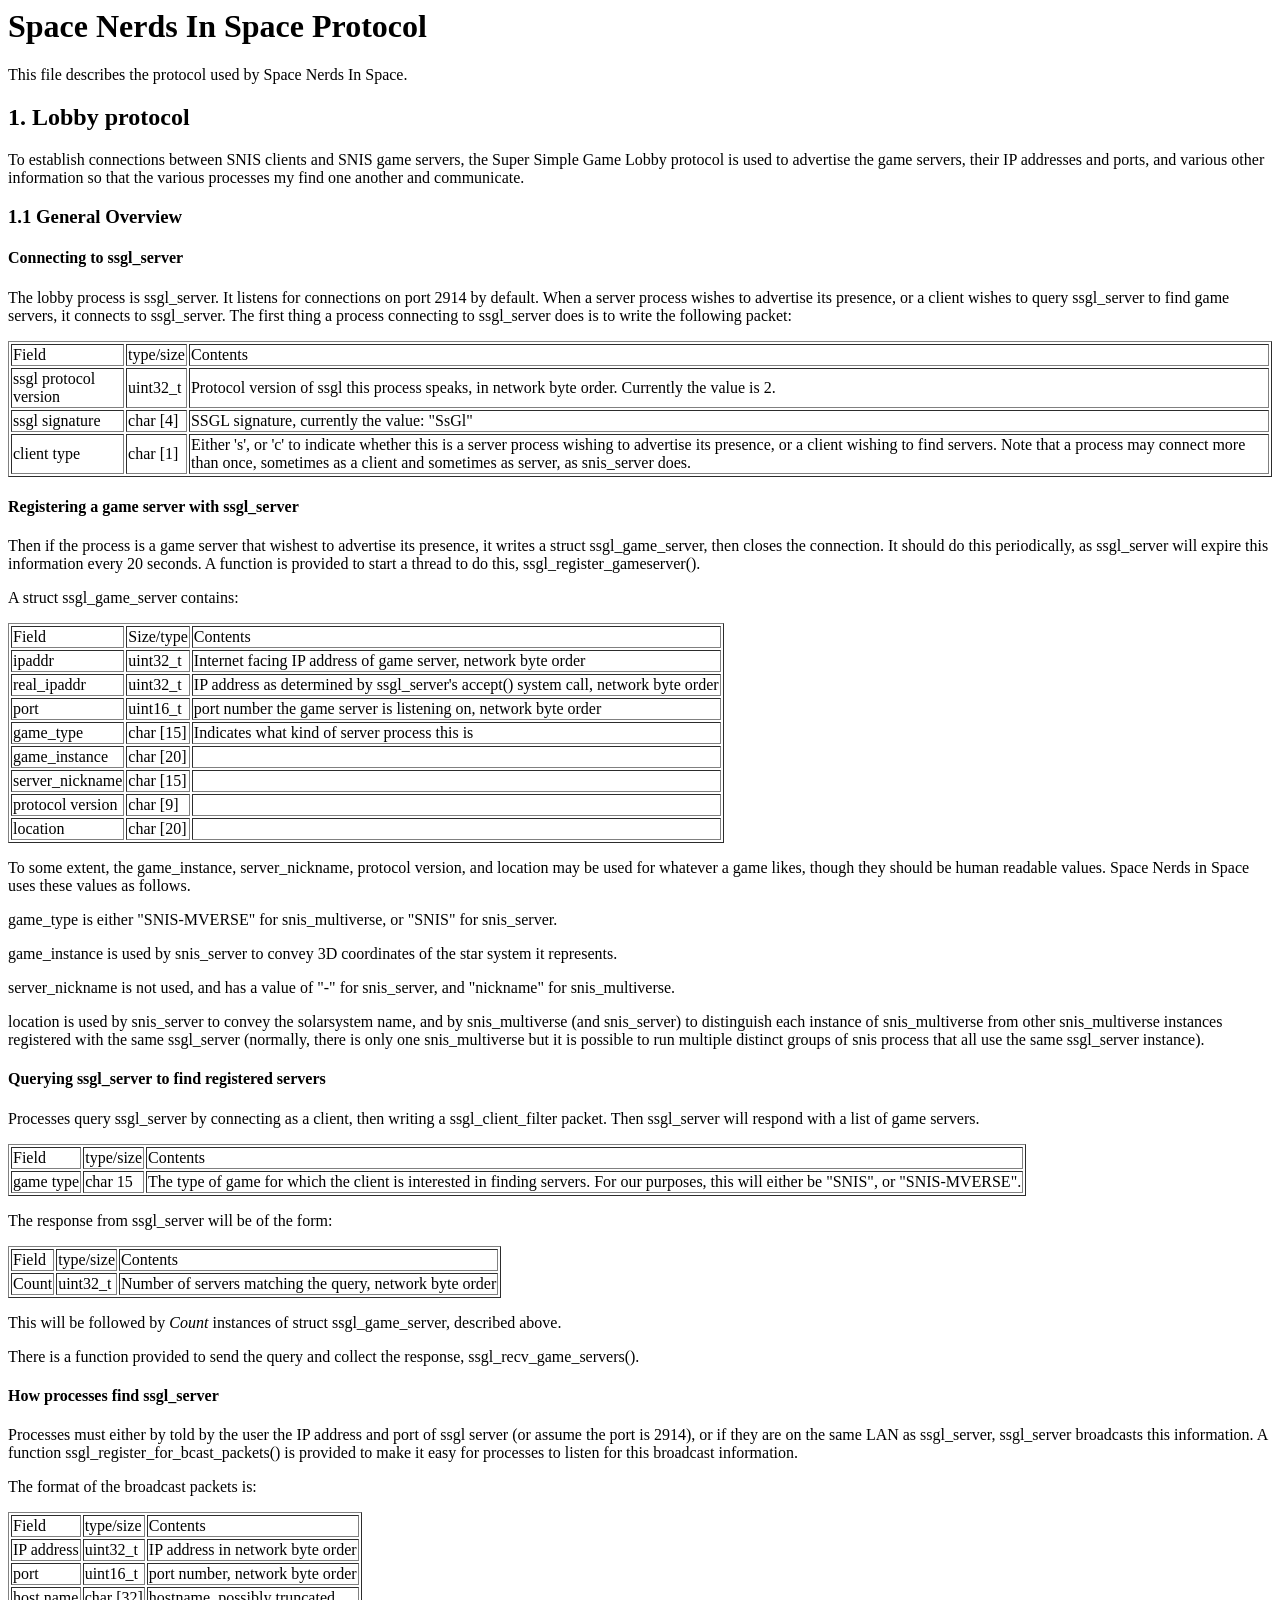
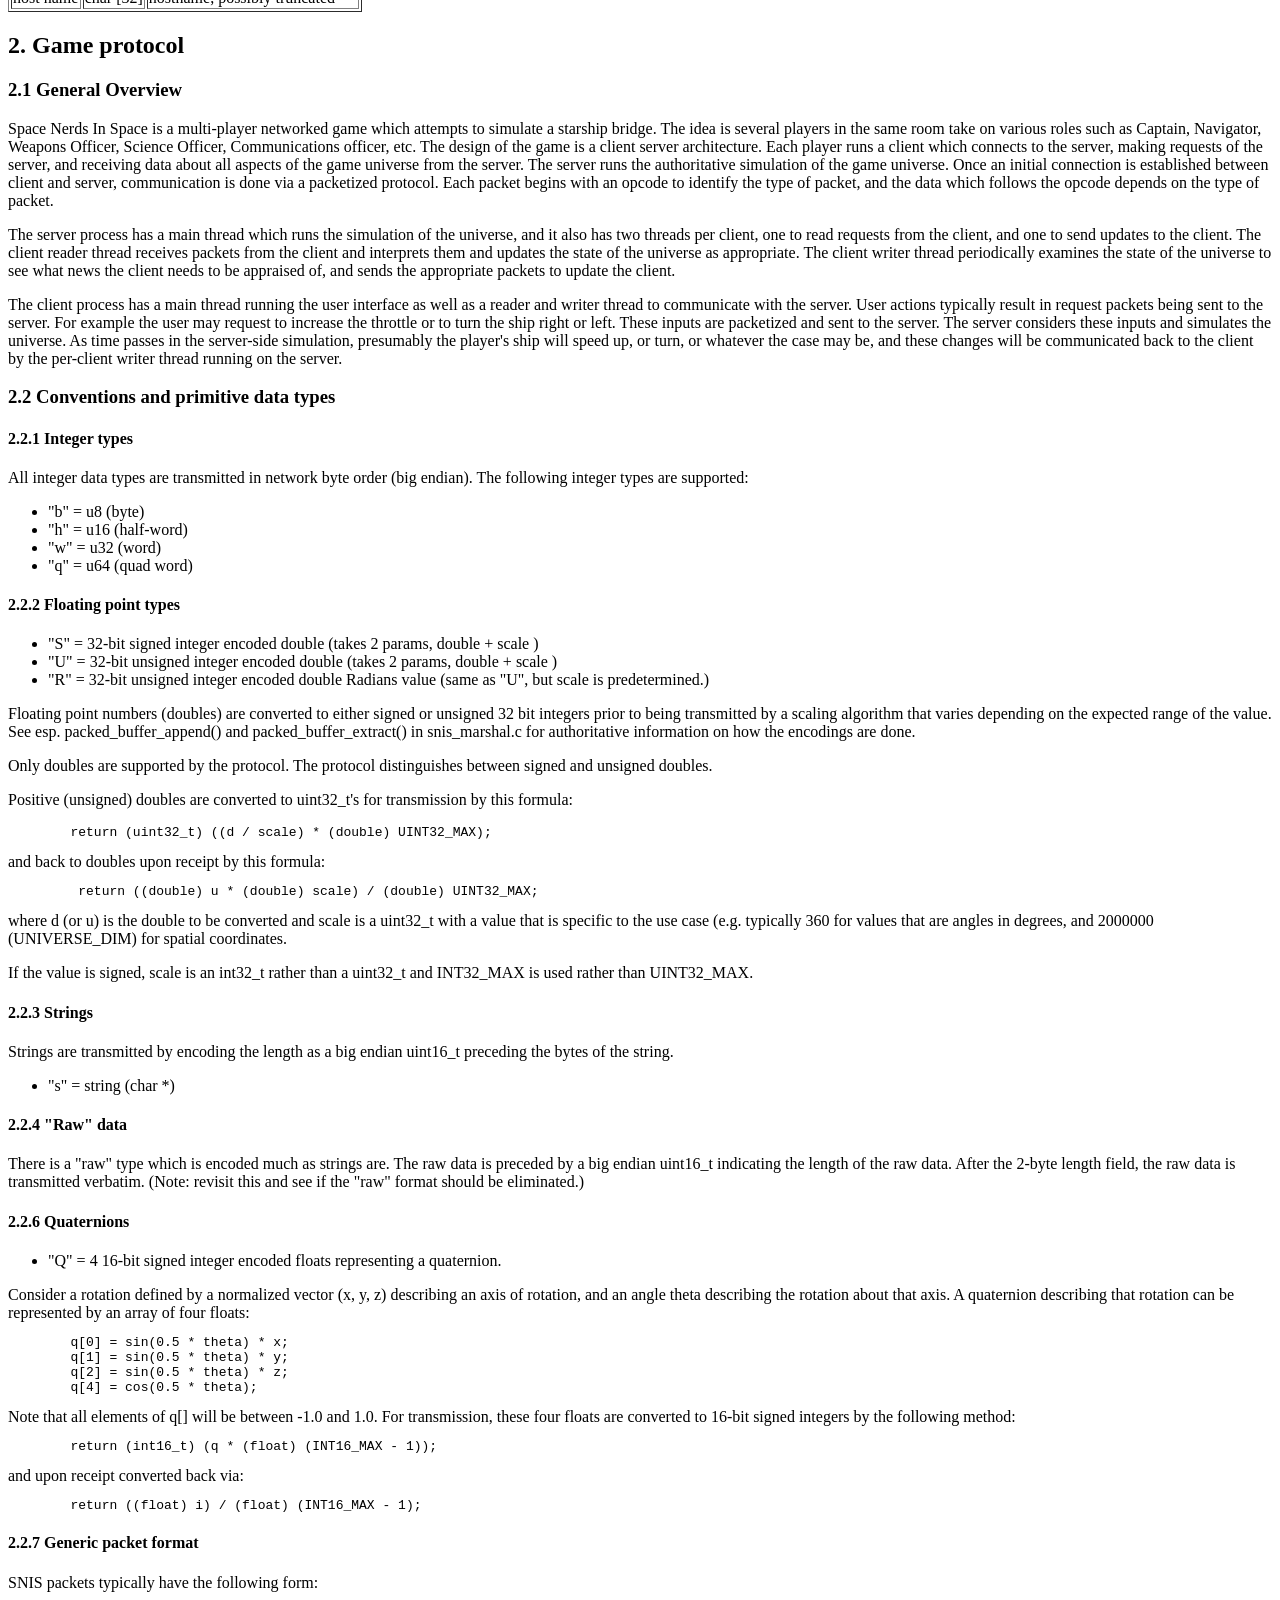
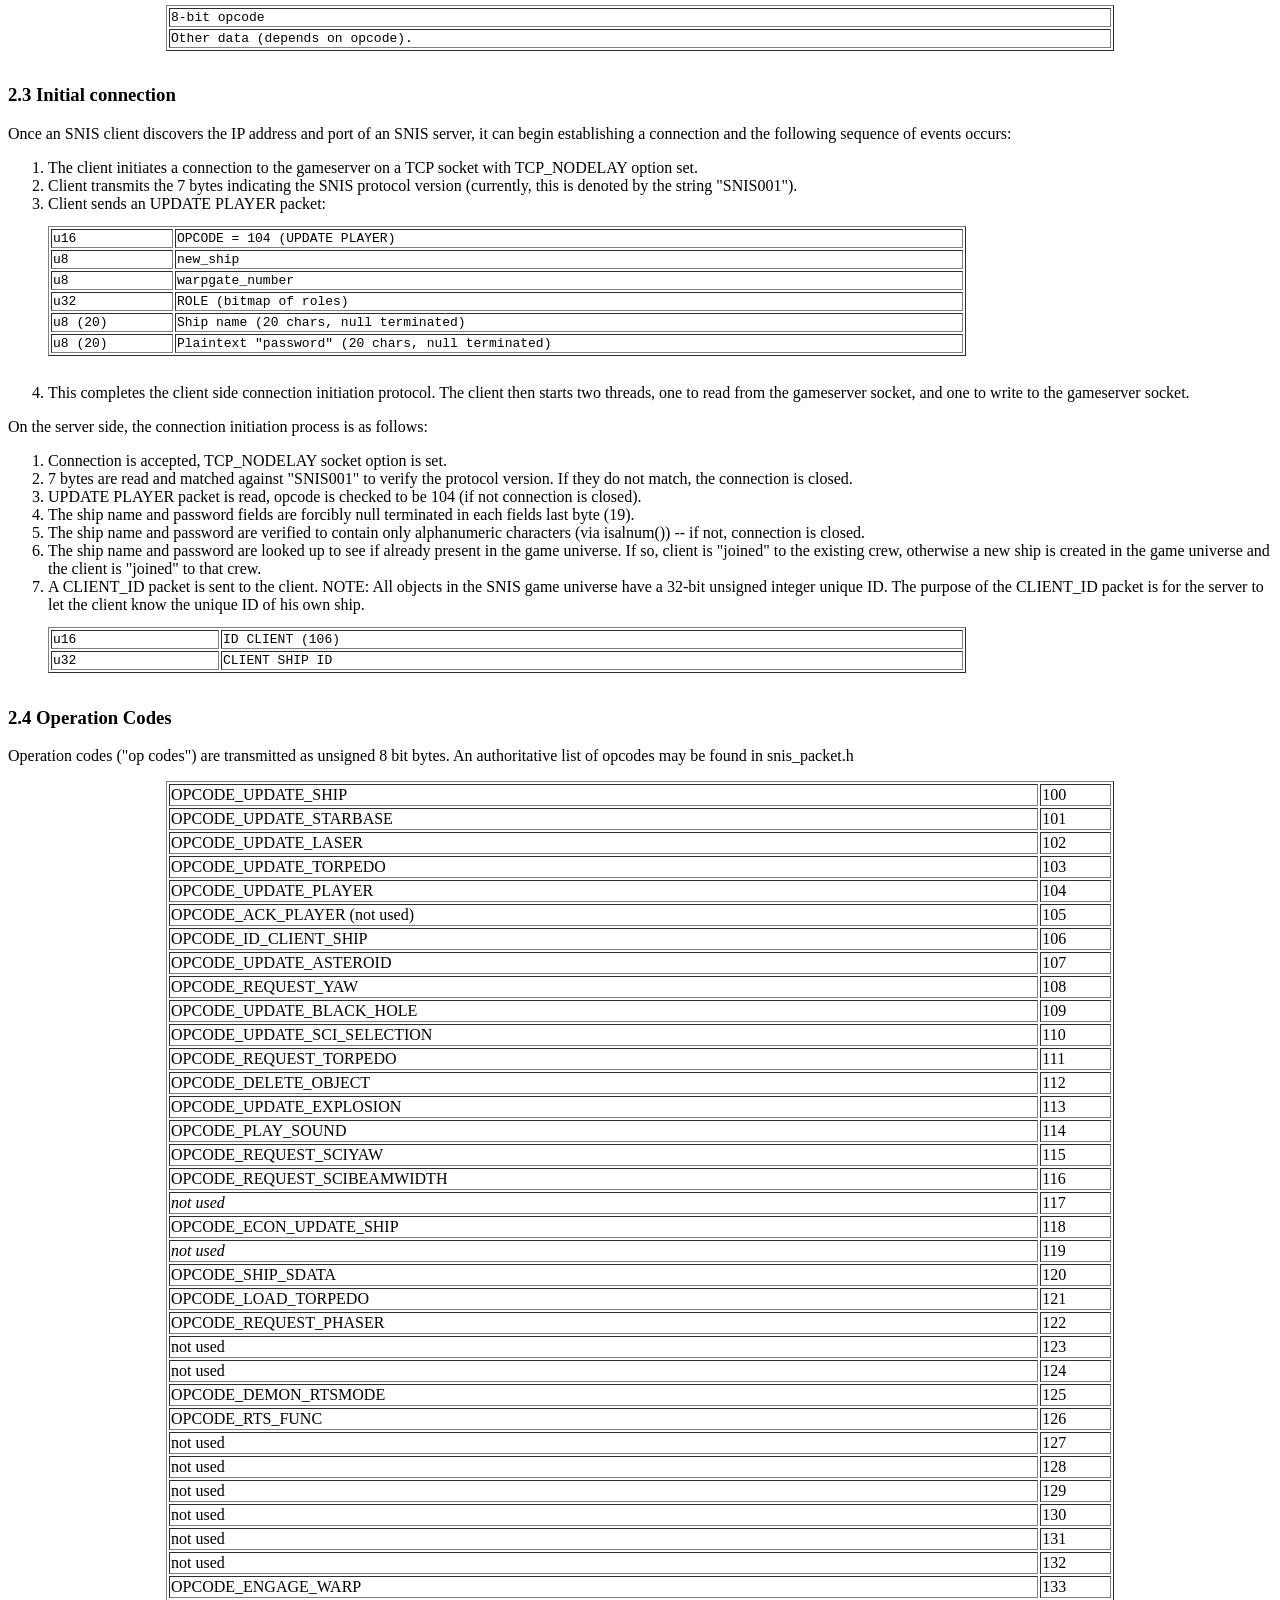
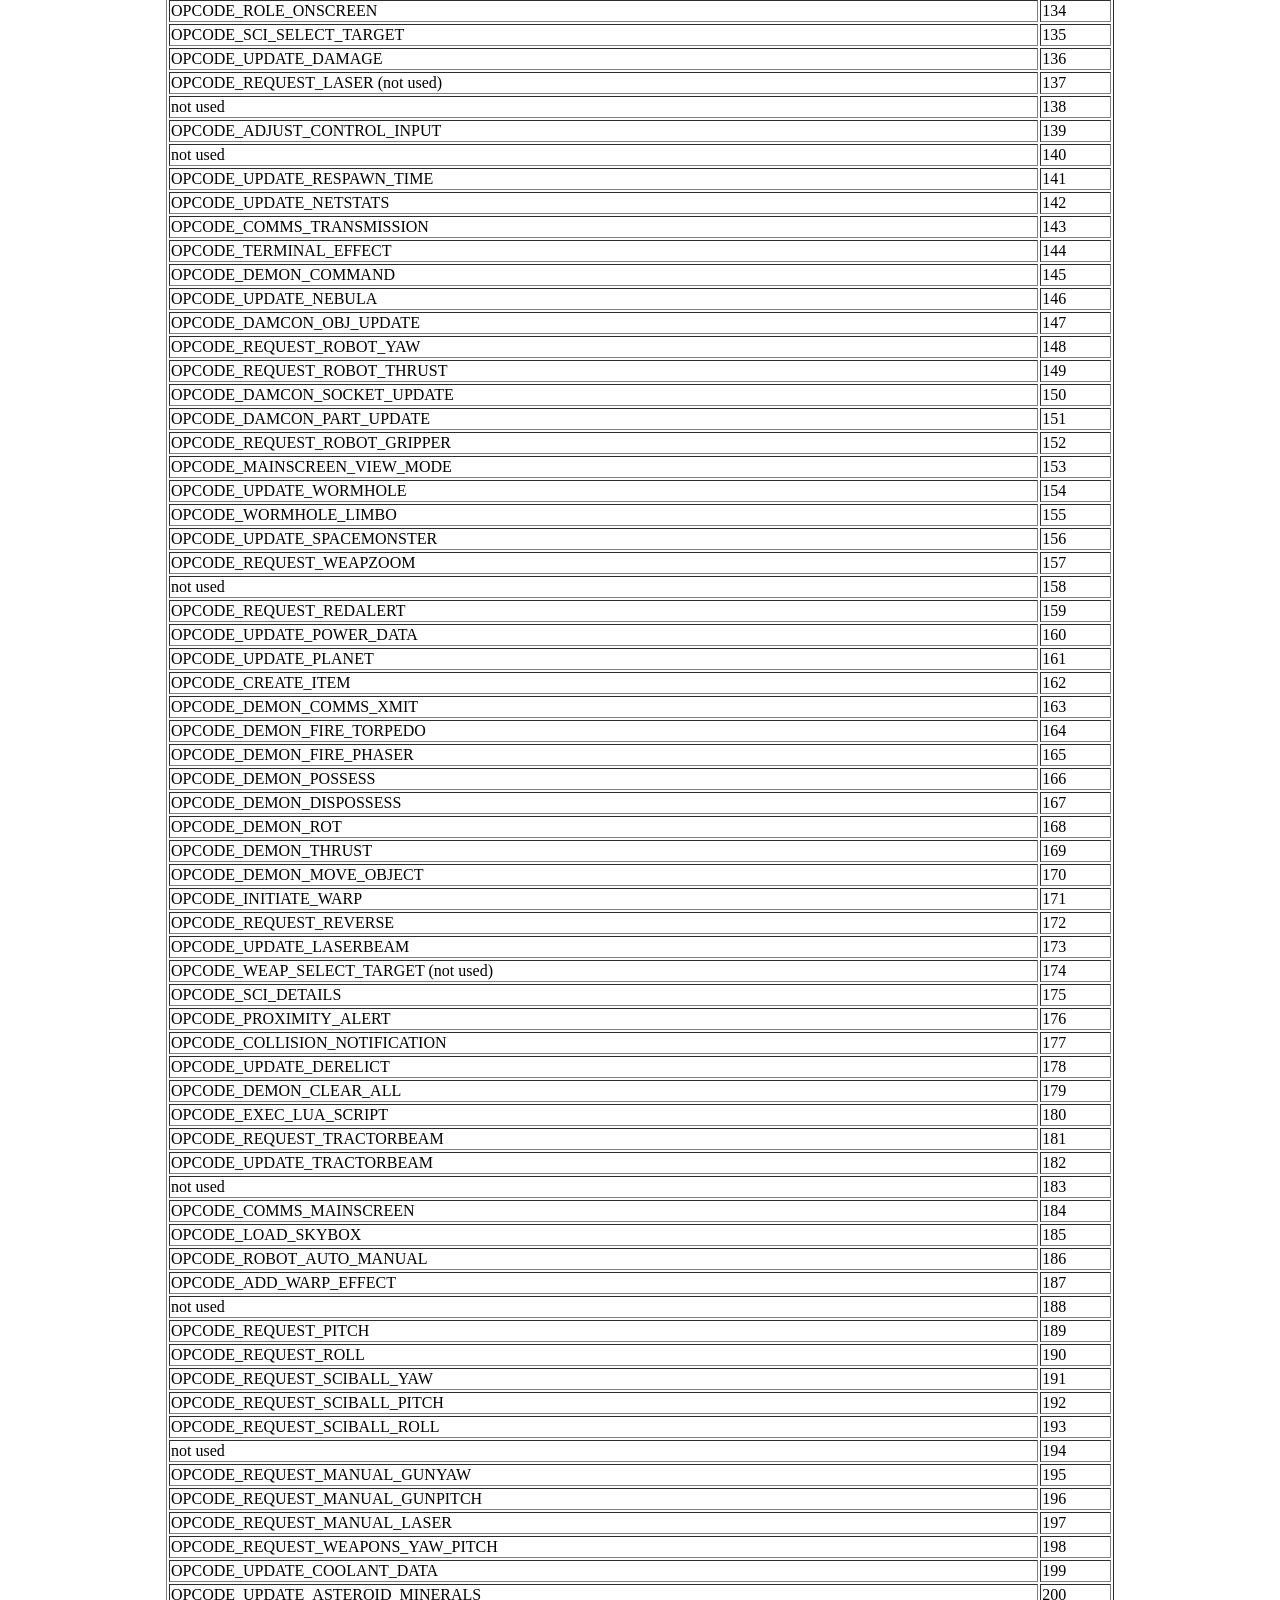
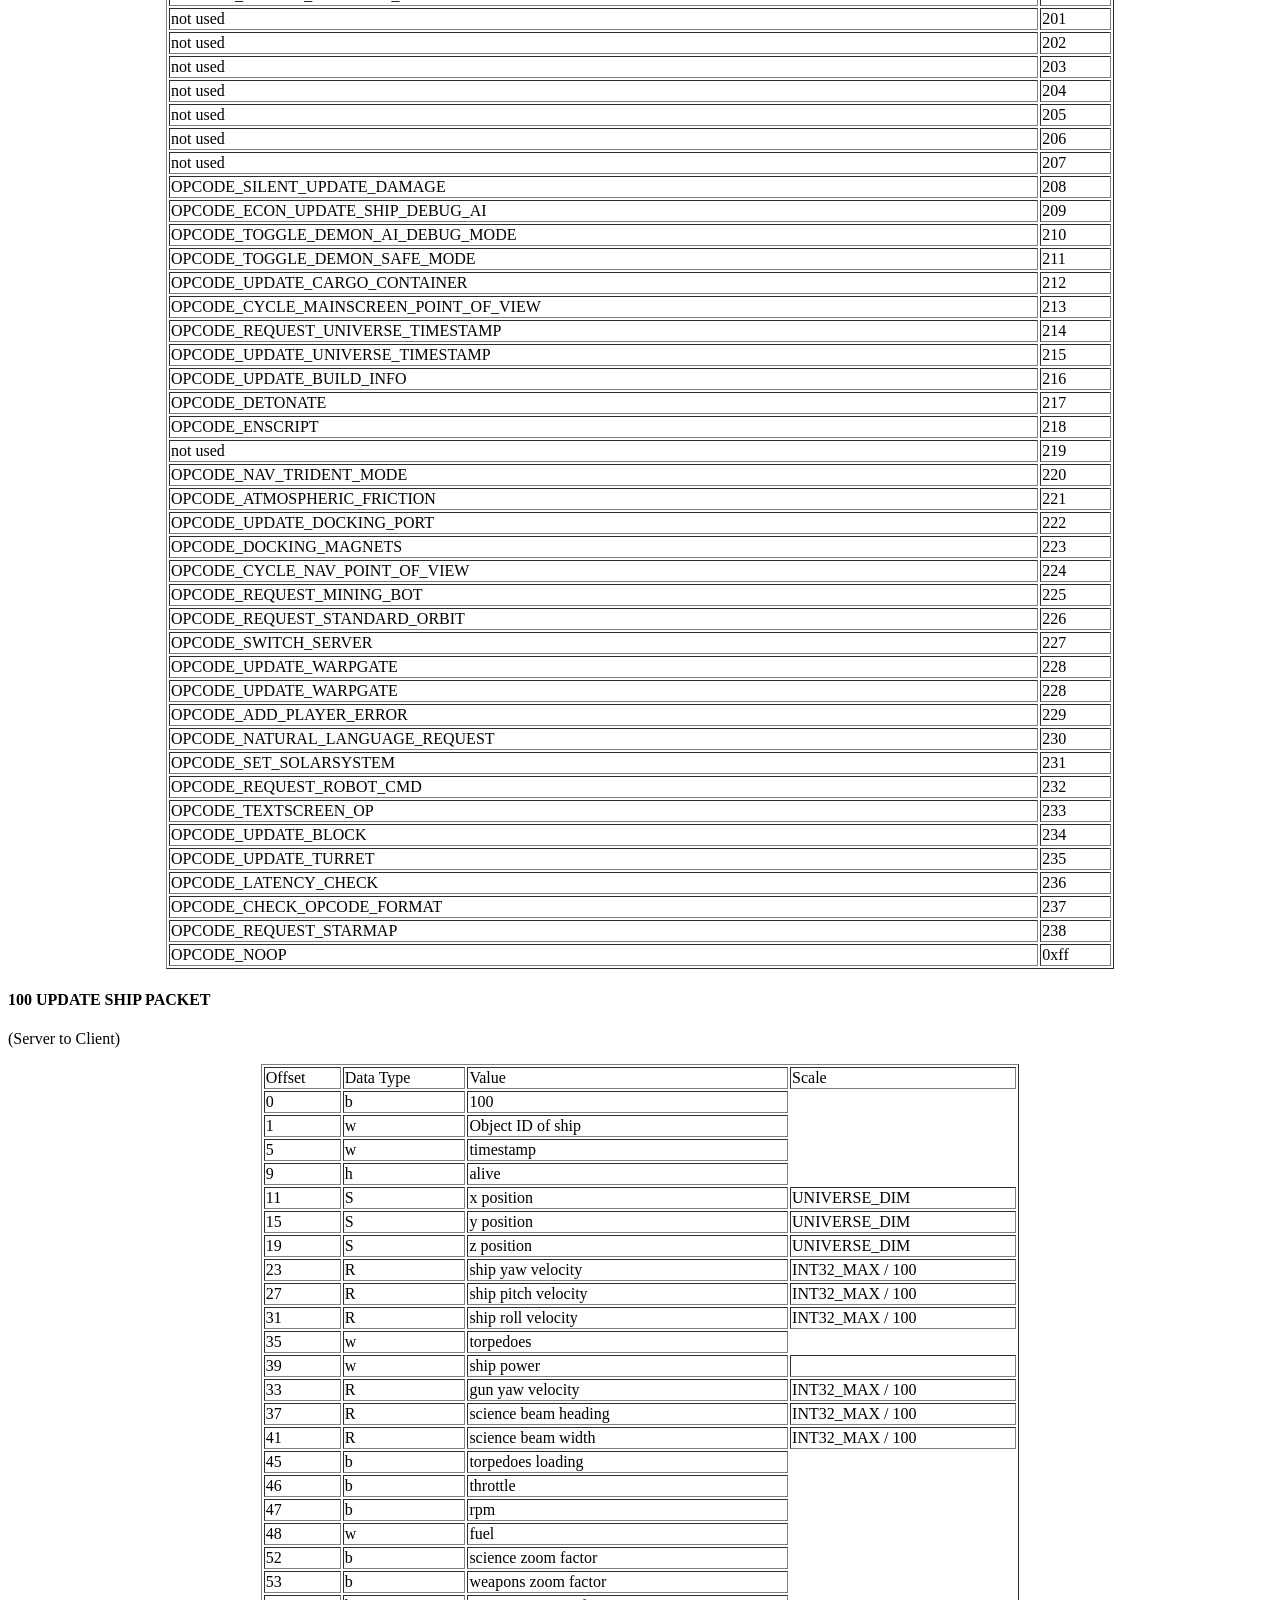
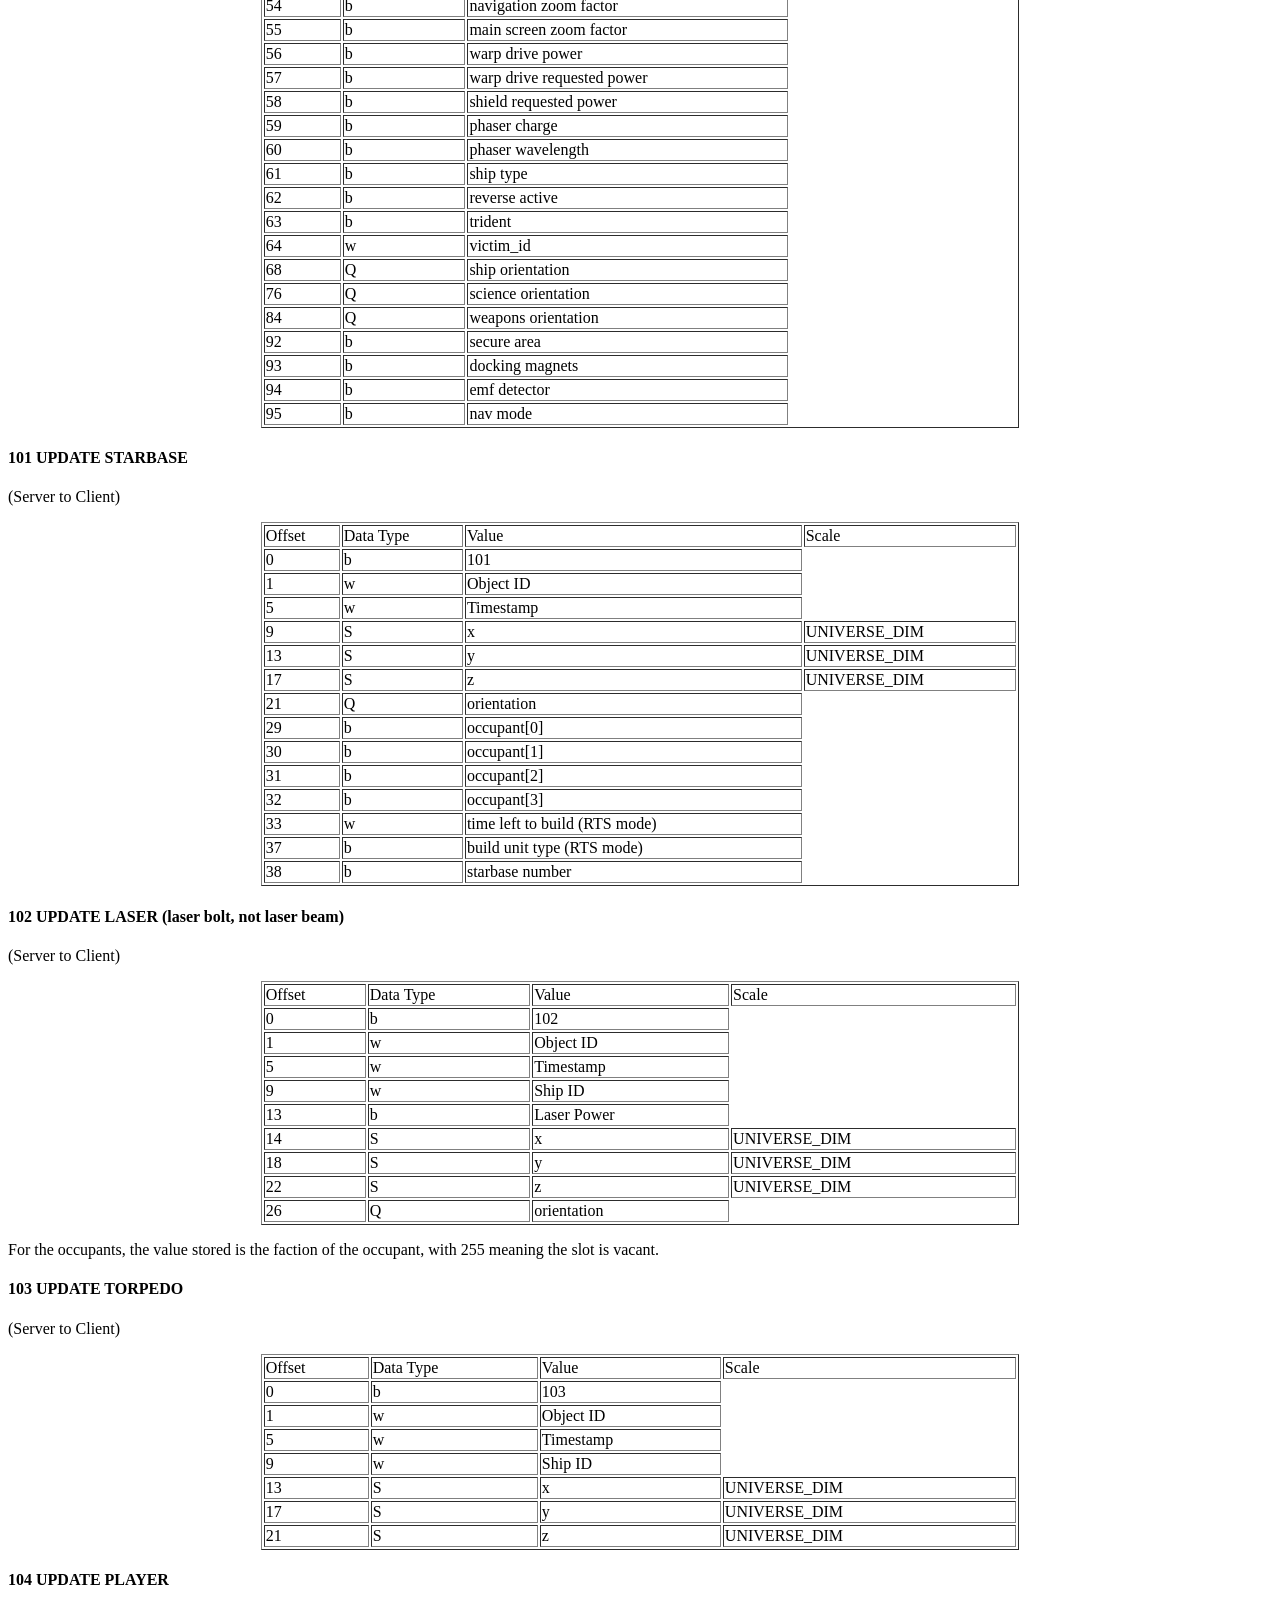
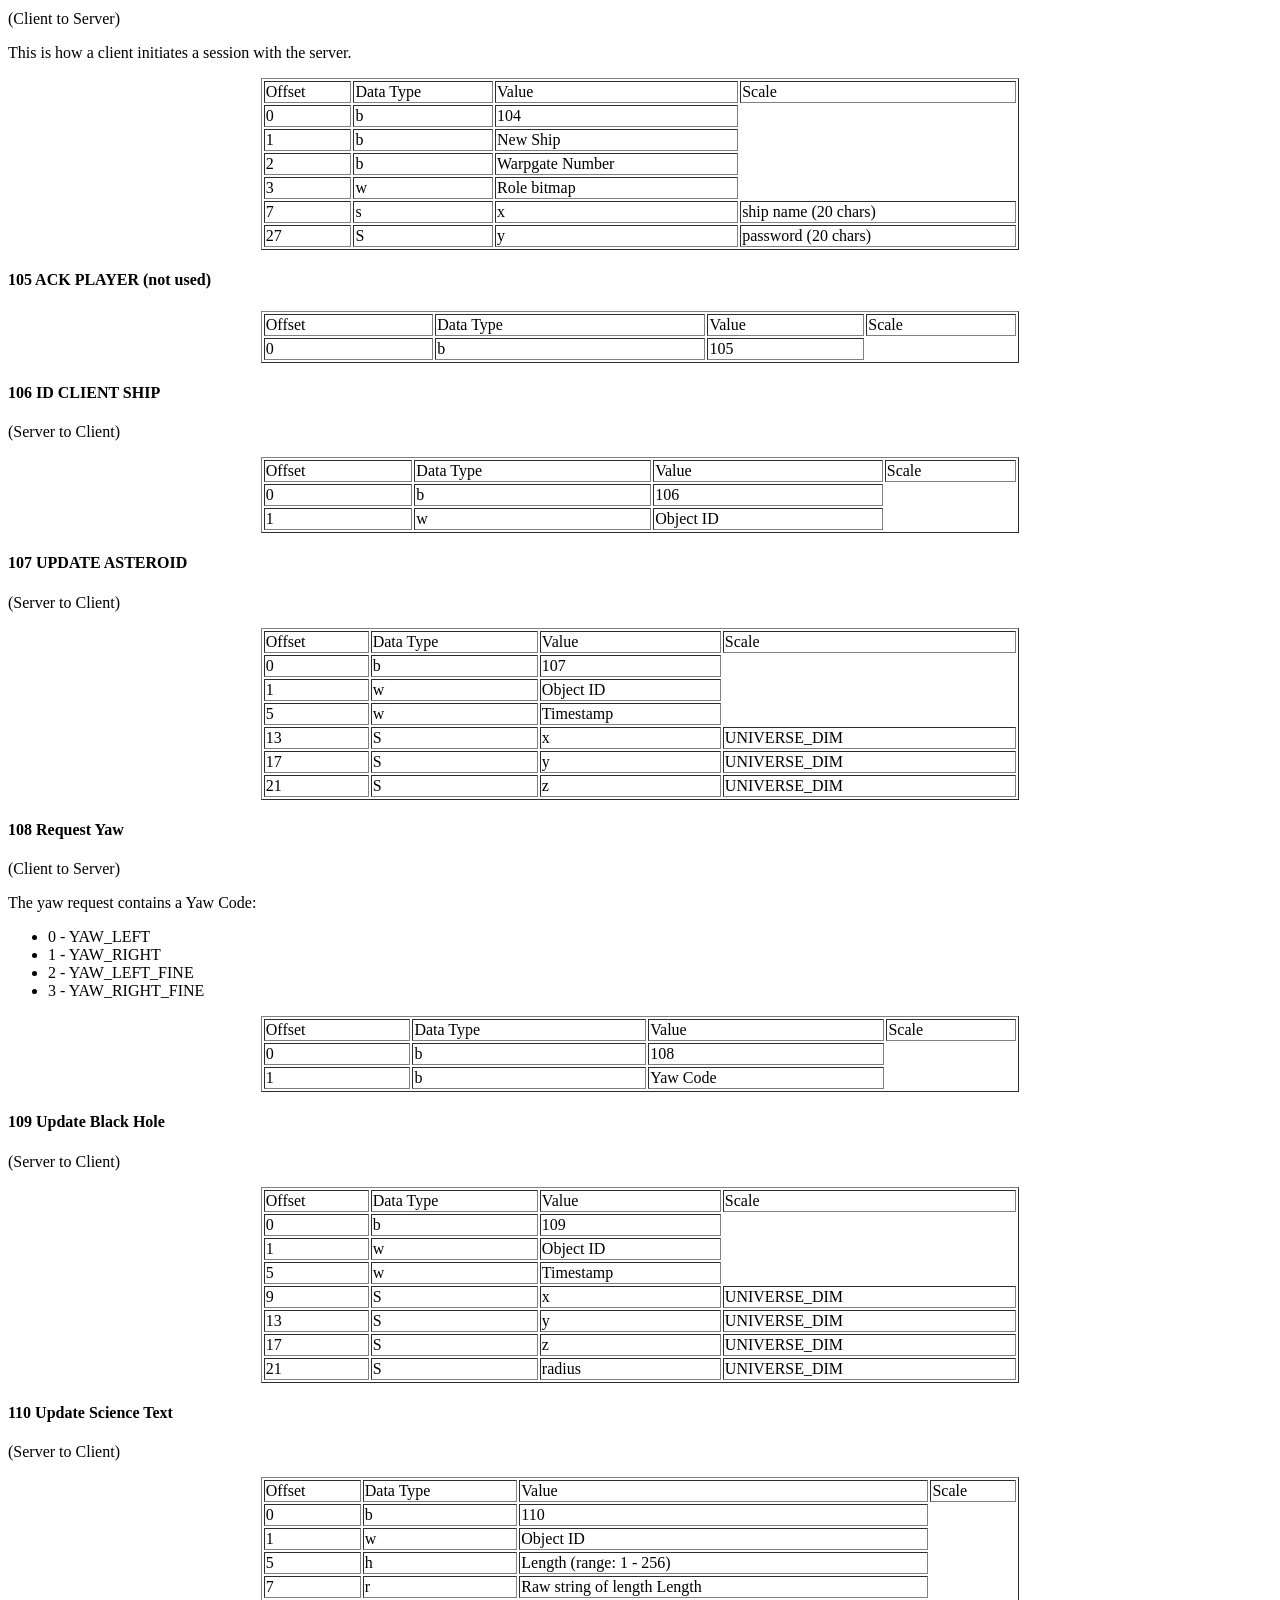
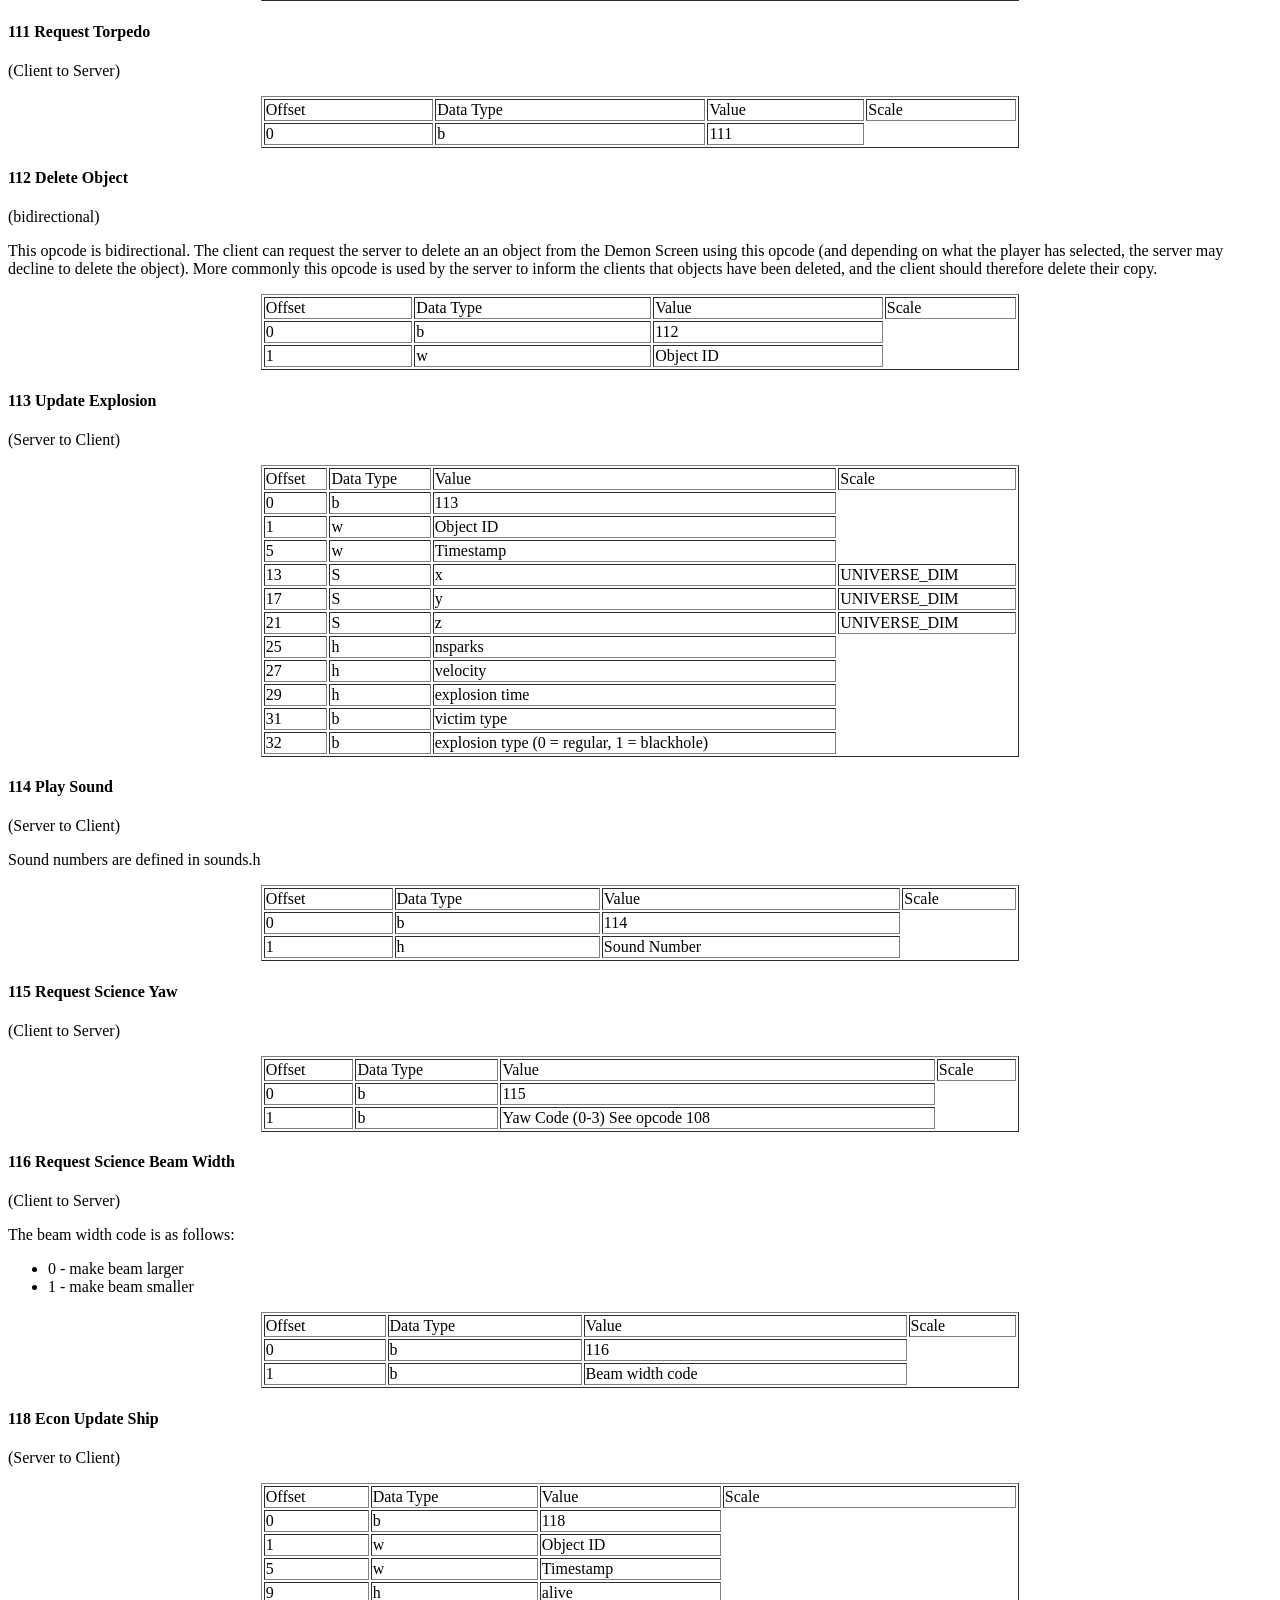
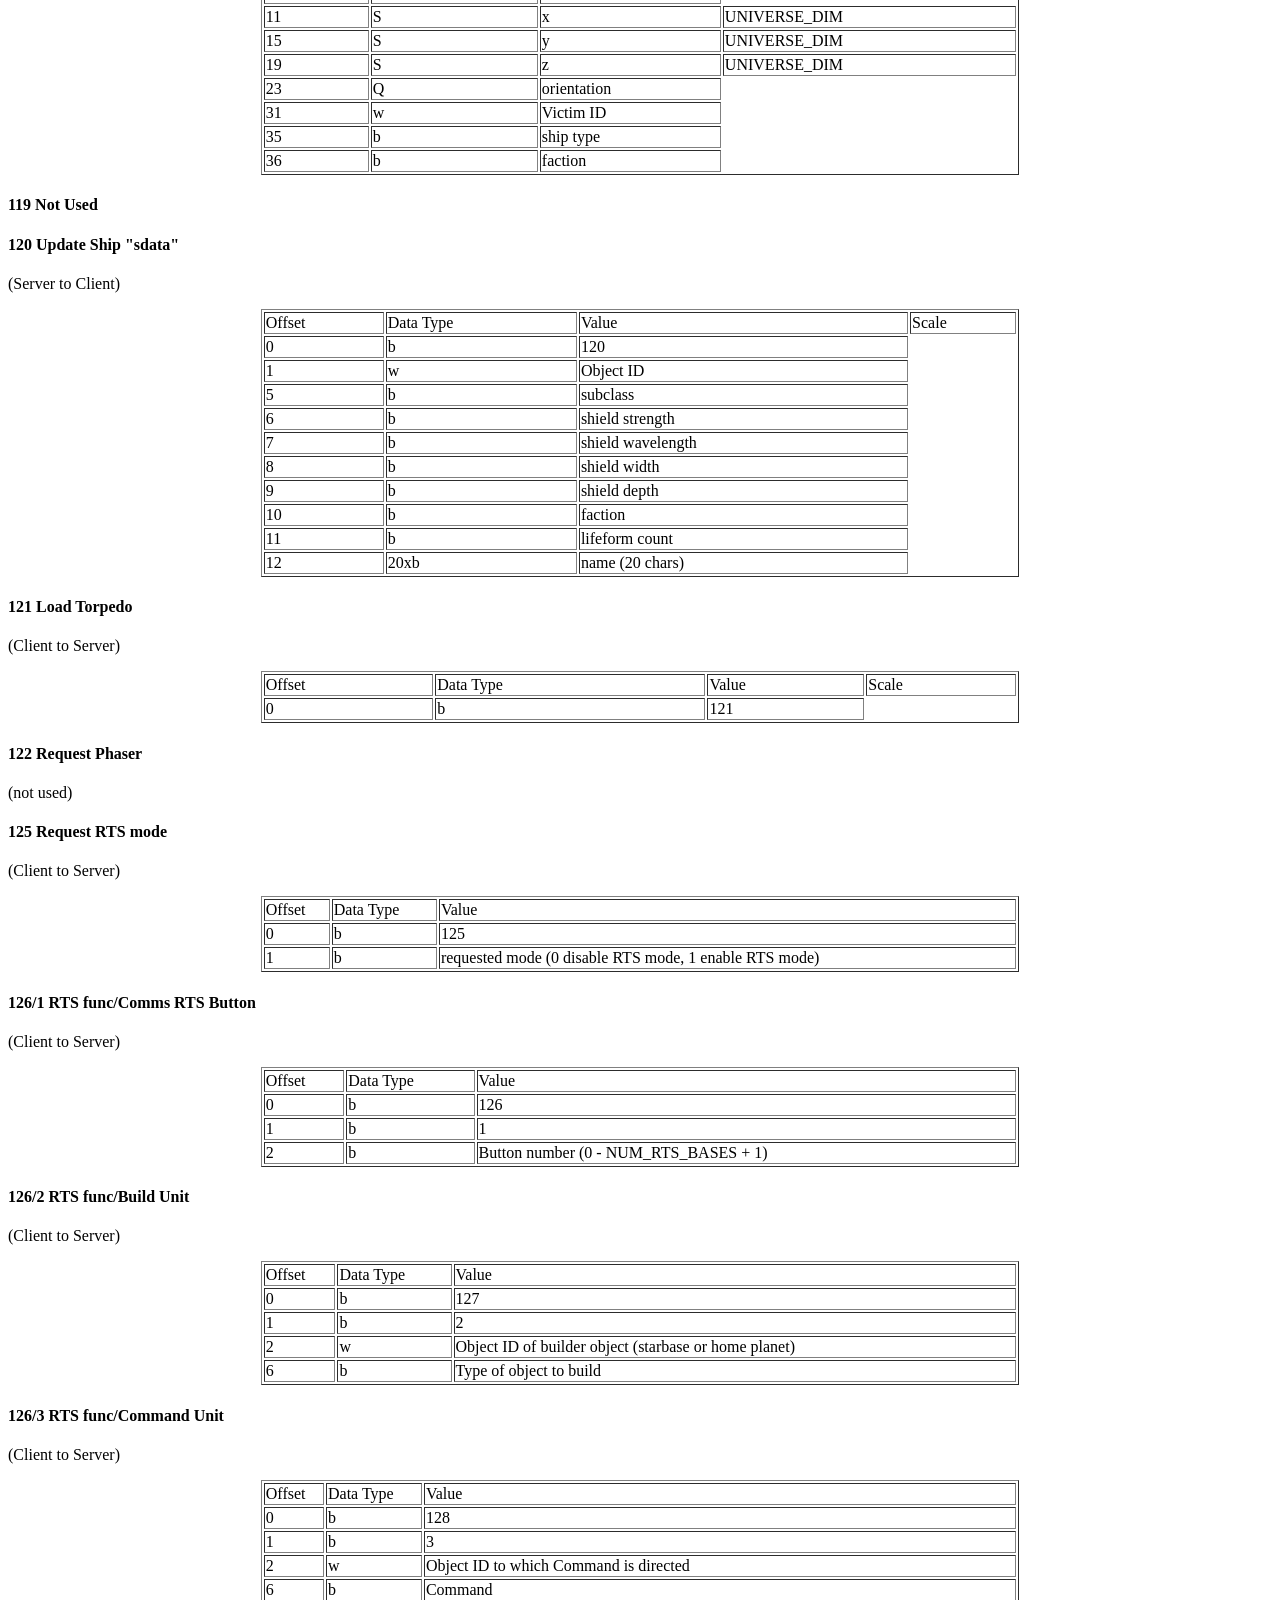
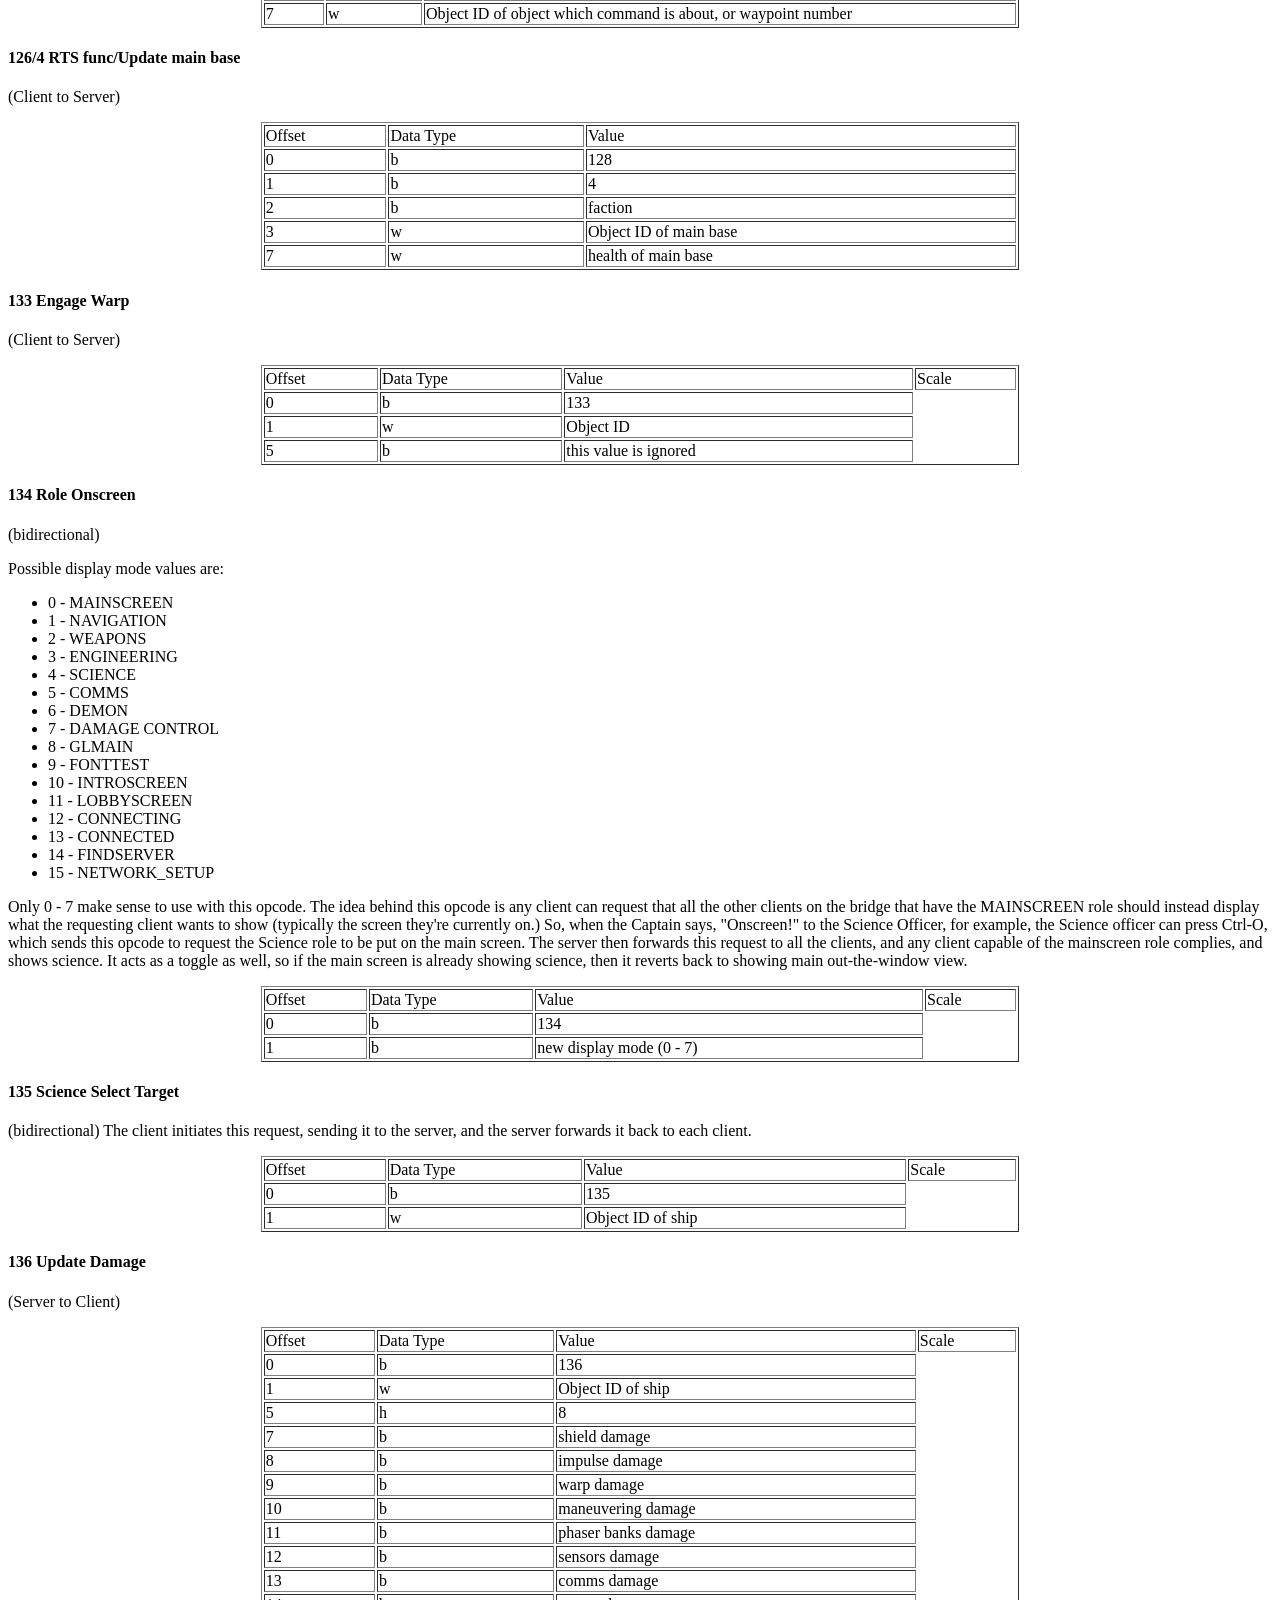
<file: REFERENCE_tobe_DELETED/space-nerds-in-space-master/doc/snis-protocol.html>
<html>
<title>Space Nerds In Space Protocol</title>
<body>
<h1>Space Nerds In Space Protocol</h1>

<p>This file describes the protocol used by Space Nerds In Space.

<h2>1.  Lobby protocol</h2>

<p>To establish connections between SNIS clients and SNIS game servers, the
Super Simple Game Lobby protocol is used to advertise the game servers, their
IP addresses and ports, and various other information so that the various
processes my find one another and communicate.

<h3>1.1 General Overview</h3>

<h4>Connecting to ssgl_server</h4>

<p>The lobby process is ssgl_server.  It listens for connections on port 2914 by
default. When a server process wishes to advertise its presence, or a client wishes
to query ssgl_server to find game servers, it connects to ssgl_server. The first
thing a process connecting to ssgl_server does is to write the following packet:

<p><table border=1>
<tr>
<td>Field</td>
<td>type/size</td>
<td>Contents</td>
</tr>
<tr>
<td>ssgl protocol version</td>
<td>uint32_t</td>
<td>Protocol version of ssgl this process speaks, in network byte order.  Currently the value is 2.</td>
</tr>
<tr>
<td>ssgl signature</td>
<td>char [4]</td>
<td>SSGL signature, currently the value: "SsGl"</td>
</tr>
<tr>
<td>client type</td>
<td>char [1]</td>
<td>Either 's', or 'c' to indicate whether this is a server process wishing to advertise
its presence, or a client wishing to find servers.  Note that a process may connect more
than once, sometimes as a client and sometimes as server, as snis_server does.</td>
</tr>
</table>

<h4>Registering a game server with ssgl_server</h4>

<p>Then if the process is a game server that wishest to advertise its presence,
it  writes a struct ssgl_game_server, then closes the connection. It
should do this periodically, as ssgl_server will expire this information
every 20 seconds.  A function is provided to start a thread to do this,
ssgl_register_gameserver().

<p>A struct ssgl_game_server contains:

<p><table border=1>
<tr>
<td>Field</td>
<td>Size/type</td>
<td>Contents</td>
</tr>
<td>ipaddr</td>
<td>uint32_t</td>
<td>Internet facing IP address of game server, network byte order</td>
</tr>
<tr>
<td>real_ipaddr</td>
<td>uint32_t</td>
<td>IP address as determined by ssgl_server's accept() system call, network byte order</td>
</tr>
<tr>
<td>port</td>
<td>uint16_t</td>
<td>port number the game server is listening on, network byte order</td>
</tr>
<tr>
<td>game_type</td>
<td>char [15]</td>
<td>Indicates what kind of server process this is</td>
</tr>
<tr>
<td>game_instance</td>
<td>char [20]</td>
<td></td>
</tr>
<tr>
<td>server_nickname</td>
<td>char [15]</td>
<td></td>
</tr>
<tr>
<td>protocol version</td>
<td>char [9]</td>
<td></td>
</tr>
<tr>
<td>location</td>
<td>char [20]</td>
<td></td>
</tr>
</table>

<p>To some extent, the game_instance, server_nickname, protocol version, and location may be
used for whatever a game likes, though they should be human readable values. Space Nerds in Space
uses these values as follows.

<p>game_type is either "SNIS-MVERSE" for snis_multiverse, or "SNIS" for snis_server.
<p>game_instance is used by snis_server to convey 3D coordinates of the star system
it represents.
<p>server_nickname is not used, and has a value of "-" for snis_server, and "nickname" for
snis_multiverse.
<p>location is used by snis_server to convey the solarsystem name, and by snis_multiverse
(and snis_server) to distinguish each instance of snis_multiverse from other snis_multiverse
instances registered with the same ssgl_server (normally, there is only one snis_multiverse
but it is possible to run multiple distinct groups of snis process that all use the same
ssgl_server instance).

<h4>Querying ssgl_server to find registered servers</h4>

Processes query ssgl_server by connecting as a client, then writing a ssgl_client_filter
packet.  Then ssgl_server will respond with a list of game servers.

<p><table border=1>
<tr>
<td>Field</td>
<td>type/size</td>
<td>Contents</td>
</tr>
<tr>
<td>game type</td>
<td>char 15</td>
<td>The type of game for which the client is interested in finding servers.
For our purposes, this will either be "SNIS", or "SNIS-MVERSE".</td>
</tr>
</table>

<p>The response from ssgl_server will be of the form:

<p><table border=1>
<tr>
<td>Field</td>
<td>type/size</td>
<td>Contents</td>
</tr>
<tr>
<td>Count</td>
<td>uint32_t</td>
<td>Number of servers matching the query, network byte order</td>
</tr>
</table>

<p>This will be followed by <em>Count</em> instances of struct ssgl_game_server, described above.

<p>There is a function provided to send the query and collect the response, ssgl_recv_game_servers().

<h4>How processes find ssgl_server</h4>

<p>Processes must either by told by the user the IP address and port of ssgl server
(or assume the port is 2914), or if they are on the same LAN as ssgl_server, ssgl_server
broadcasts this information.  A function ssgl_register_for_bcast_packets() is provided
to make it easy for processes to listen for this broadcast information.

<p>The format of the broadcast packets is:
<p><table border=1>
<tr>
<td>Field</td>
<td>type/size</td>
<td>Contents</td>
</tr>
<tr>
<td>IP address</td>
<td>uint32_t</td>
<td>IP address in network byte order</td>
</tr>
<tr>
<td>port</td>
<td>uint16_t</td>
<td>port number, network byte order</td>
</tr>
<td>host name</td>
<td>char [32]</td>
<td>hostname, possibly truncated</td>
</tr>
</table>

<h2>2. Game protocol</h2>

<h3>2.1 General Overview</h3>

<p>Space Nerds In Space is a multi-player networked game which attempts to
simulate a starship bridge.  The idea is several players in the same room
take on various roles such as Captain, Navigator, Weapons Officer, Science
Officer, Communications officer, etc.  The design of the game is a client
server architecture.  Each player runs a client which connects to the server,
making requests of the server, and receiving data about all aspects of the
game universe from the server.  The server runs the authoritative simulation
of the game universe.  Once an initial connection is established between
client and server, communication is done via a packetized protocol.  Each
packet begins with an opcode to identify the type of packet, and the data
which follows the opcode depends on the type of packet.

<p>The server process has a main thread which runs the simulation of the
universe, and it also has two threads per client, one to read requests
from the client, and one to send updates to the client.  The client
reader thread receives packets from the client and interprets them and
updates the state of the universe as appropriate.  The client writer
thread periodically examines the state of the universe to see what news
the client needs to be appraised of, and sends the appropriate packets to
update the client.

<p>The client process has a main thread running the user interface as well
as a reader and writer thread to communicate with the server.  User actions
typically result in request packets being sent to the server.  For example
the user may request to increase the throttle or to turn the ship right or
left.  These inputs are packetized and sent to the server.  The server
considers these inputs and simulates the universe.  As time passes in the
server-side simulation, presumably the player's ship will speed up, or turn,
or whatever the case may be, and these changes will be communicated back
to the client by the per-client writer thread running on the server.

<h3>2.2 Conventions and primitive data types</h3>

<h4>2.2.1 Integer types</h4>

<p>All integer data types are transmitted in network byte order (big endian).
The following integer types are supported:
<ul>
<li>"b" = u8 (byte)
<li>"h" = u16 (half-word)
<li>"w" = u32 (word)
<li>"q" = u64 (quad word)
</ul>

<h4>2.2.2 Floating point types</h4>

<ul>
<li>"S" = 32-bit signed integer encoded double (takes 2 params, double + scale )
<li>"U" = 32-bit unsigned integer encoded double (takes 2 params, double + scale )
<li>"R" = 32-bit unsigned integer encoded double Radians value (same as "U",
but scale is predetermined.)
</ul>

Floating point numbers (doubles) are converted to either signed or unsigned
32 bit integers prior to being transmitted by a scaling algorithm that varies
depending on the expected range of the value.  See esp. packed_buffer_append() and
packed_buffer_extract() in snis_marshal.c for authoritative information on
how the encodings are done.

<p>Only doubles are supported by the protocol.  The protocol distinguishes
between signed and unsigned doubles.

<p>Positive (unsigned) doubles are converted to uint32_t's for transmission by this formula:
<pre>
	return (uint32_t) ((d / scale) * (double) UINT32_MAX);
</pre>
and back to doubles upon receipt by this formula:
<pre>
	 return ((double) u * (double) scale) / (double) UINT32_MAX;
</pre>
where d (or u) is the double to be converted and scale is a uint32_t
with a value that is specific to the use case (e.g. typically 360 for
values that are angles in degrees, and 2000000 (UNIVERSE_DIM) for
spatial coordinates.

<p>If the value is signed, scale is an int32_t rather than a uint32_t
and INT32_MAX is used rather than UINT32_MAX.

<h4>2.2.3 Strings</h4>

<p>Strings are transmitted by encoding the length as a big endian
uint16_t preceding the bytes of the string.

<ul>
<li>"s" = string (char *)
</ul>

<h4>2.2.4 "Raw" data</h4>

<p>There is a "raw" type which is encoded much as strings are.
The raw data is preceded by a big endian uint16_t indicating
the length of the raw data.  After the 2-byte length field, the
raw data is transmitted verbatim.
(Note: revisit this and see if the "raw" format should be eliminated.)

<h4>2.2.6 Quaternions</h4>

<ul>
<li>"Q" = 4 16-bit signed integer encoded floats representing a quaternion.
</ul>

Consider a rotation defined by a normalized vector (x, y, z) describing an
axis of rotation, and an angle theta describing the rotation about that axis.
A quaternion describing that rotation can be represented by an array of
four floats:

<pre>
	q[0] = sin(0.5 * theta) * x;
	q[1] = sin(0.5 * theta) * y;
	q[2] = sin(0.5 * theta) * z;
	q[4] = cos(0.5 * theta);
</pre>
Note that all elements of q[] will be between -1.0 and 1.0.  For transmission,
these four floats are converted to 16-bit signed integers by the following
method:

<pre>
	return (int16_t) (q * (float) (INT16_MAX - 1));
</pre>

and upon receipt converted back via:

<pre>
	return ((float) i) / (float) (INT16_MAX - 1);
</pre>




<h4>2.2.7 Generic packet format</h4>

SNIS packets typically have the following form:

<pre>
<p align=center><table border=1, width=75%>
<tr>
<td>
8-bit opcode
</td>
</tr>
<tr>
<td>
Other data (depends on opcode).
</td>
</tr>
</table>
</pre>

<h3>2.3 Initial connection</h3>

<p>Once an SNIS client discovers the IP address and port of an SNIS server,
it can begin establishing a connection and the following sequence of events
occurs:

<ol>
<li>The client initiates a connection to the gameserver on a TCP socket
with TCP_NODELAY option set.
<li>Client transmits the 7 bytes indicating the SNIS protocol version
(currently, this is denoted by the string "SNIS001").
<li>Client sends an UPDATE PLAYER packet:
<pre>
<table align=center, width=75%, border=1>
<tr>
<td>u16</td>
<td>OPCODE = 104 (UPDATE PLAYER)</td>
</tr>
<tr><td>u8</td><td>new_ship</td>
<tr><td>u8</td><td>warpgate_number</td>
<tr>
<td>u32</td><td>ROLE (bitmap of roles)</td>
</tr>
<tr>
<td>u8 (20)</td>
<td>Ship name (20 chars, null terminated)</td>
</tr>
<tr>
<td>u8 (20)</td>
<td>Plaintext "password" (20 chars, null terminated)</td>
</tr>
</table>
</pre>
<li>This completes the client side connection initiation protocol.
The client then starts two threads, one to read from the gameserver
socket, and one to write to the gameserver socket.
</ol>

<p>On the server side, the connection initiation process is as follows:

<ol>
<li>Connection is accepted, TCP_NODELAY socket option is set.
<li>7 bytes are read and matched against "SNIS001" to verify the
protocol version.  If they do not match, the connection is closed.
<li>UPDATE PLAYER packet is read, opcode is checked to be 104 (if
not connection is closed).
<li>The ship name and password fields are
forcibly null terminated in each fields last byte (19).
<li>The ship
name and password are verified to contain only alphanumeric
characters (via isalnum()) -- if not, connection is closed.
<li>The ship name and password are looked up to see if already present
in the game universe.  If so, client is "joined" to the existing crew,
otherwise a new ship is created in the game universe and the client is
"joined" to that crew.
<li>A CLIENT_ID packet is sent to the client.  NOTE: All objects in the
SNIS game universe have a 32-bit unsigned integer unique ID.  The purpose
of the CLIENT_ID packet is for the server to let the client know the unique
ID of his own ship.
<pre>
<table align=center, width=75%, border=1>
<tr><td>u16</td><td>ID CLIENT (106)</td></tr>
<tr><td>u32</td><td>CLIENT SHIP ID</td></tr>
</table>
</pre>
</ol>

<h3>2.4 Operation Codes</h3>
<p>Operation codes ("op codes") are transmitted as unsigned 8 bit bytes.
An authoritative list of opcodes may be found in snis_packet.h
<p align=center><table align=center, width=75%, border=1>
<tr><td>OPCODE_UPDATE_SHIP</td><td>100</td></tr>
<tr><td>OPCODE_UPDATE_STARBASE</td><td>	101</td></tr>
<tr><td>OPCODE_UPDATE_LASER</td><td>	102</td></tr>
<tr><td>OPCODE_UPDATE_TORPEDO</td><td>	103</td></tr>
<tr><td>OPCODE_UPDATE_PLAYER</td><td>	104</td></tr>
<tr><td>OPCODE_ACK_PLAYER (not used)</td><td>	105	</td></tr>
<tr><td>OPCODE_ID_CLIENT_SHIP</td><td>	106</td></tr>
<tr><td>OPCODE_UPDATE_ASTEROID</td><td>	107</td></tr>
<tr><td>OPCODE_REQUEST_YAW</td><td>	108</td></tr>
<tr><td>OPCODE_UPDATE_BLACK_HOLE</td><td>	109</td></tr>
<tr><td>OPCODE_UPDATE_SCI_SELECTION</td><td>	110</td></tr>
<tr><td>OPCODE_REQUEST_TORPEDO</td><td>	111</td></tr>
<tr><td>OPCODE_DELETE_OBJECT</td><td>    112</td></tr>
<tr><td>OPCODE_UPDATE_EXPLOSION</td><td> 113</td></tr>
<tr><td>OPCODE_PLAY_SOUND</td><td>	114</td></tr>
<tr><td>OPCODE_REQUEST_SCIYAW</td><td>	115</td></tr>
<tr><td>OPCODE_REQUEST_SCIBEAMWIDTH</td><td>	116</td></tr>
<tr><td><em>not used</em></td><td>		117</td></tr>
<tr><td>OPCODE_ECON_UPDATE_SHIP</td><td>	118</td></tr>
<tr><td><em>not used</em></td><td> 119</td></tr>
<tr><td>OPCODE_SHIP_SDATA</td><td>	120</td></tr>
<tr><td>OPCODE_LOAD_TORPEDO</td><td>	121</td></tr>
<tr><td>OPCODE_REQUEST_PHASER</td><td>	122</td></tr>
<tr><td>not used</td><td>	123</td></tr>
<tr><td>not used</td><td>	124</td></tr>
<tr><td>OPCODE_DEMON_RTSMODE</td><td>	125</td></tr>
<tr><td>OPCODE_RTS_FUNC</td><td>	126</td></tr>
<tr><td>not used</td><td>	127</td></tr>
<tr><td>not used</td><td>	128</td></tr>
<tr><td>not used</td><td>	129</td></tr>
<tr><td>not used</td><td>	130</td></tr>
<tr><td>not used</td><td>	131</td></tr>
<tr><td>not used</td><td>	132</td></tr>
<tr><td>OPCODE_ENGAGE_WARP</td><td> 133</td></tr>
<tr><td>OPCODE_ROLE_ONSCREEN</td><td> 134</td></tr>
<tr><td>OPCODE_SCI_SELECT_TARGET</td><td> 135</td></tr>
<tr><td>OPCODE_UPDATE_DAMAGE</td><td> 136</td></tr>
<tr><td>OPCODE_REQUEST_LASER (not used)</td><td> 137</td></tr>
<tr><td>not used</td><td> 138</td></tr>
<tr><td>OPCODE_ADJUST_CONTROL_INPUT</td><td> 139</td></tr>
<tr><td>not used</td><td> 140</td></tr>
<tr><td>OPCODE_UPDATE_RESPAWN_TIME</td><td> 141</td></tr>
<tr><td>OPCODE_UPDATE_NETSTATS</td><td> 142</td></tr>
<tr><td>OPCODE_COMMS_TRANSMISSION</td><td> 143</td></tr>
<tr><td>OPCODE_TERMINAL_EFFECT</td><td>	144	</td></tr>
<tr><td>OPCODE_DEMON_COMMAND</td><td> 145</td></tr>
<tr><td>OPCODE_UPDATE_NEBULA</td><td>		146</td></tr>
<tr><td>OPCODE_DAMCON_OBJ_UPDATE</td><td>	147</td></tr>
<tr><td>OPCODE_REQUEST_ROBOT_YAW</td><td>	148</td></tr>
<tr><td>OPCODE_REQUEST_ROBOT_THRUST</td><td>	149</td></tr>
<tr><td>OPCODE_DAMCON_SOCKET_UPDATE</td><td>150</td></tr>
<tr><td>OPCODE_DAMCON_PART_UPDATE</td><td>151</td></tr>
<tr><td>OPCODE_REQUEST_ROBOT_GRIPPER</td><td>152</td></tr>
<tr><td>OPCODE_MAINSCREEN_VIEW_MODE</td><td>153</td></tr>
<tr><td>OPCODE_UPDATE_WORMHOLE</td><td>154</td></tr>
<tr><td>OPCODE_WORMHOLE_LIMBO</td><td>155</td></tr>
<tr><td>OPCODE_UPDATE_SPACEMONSTER</td><td>156</td></tr>
<tr><td>OPCODE_REQUEST_WEAPZOOM</td><td>157</td></tr>
<tr><td>not used</td><td>158</td></tr>
<tr><td>OPCODE_REQUEST_REDALERT</td><td>159</td></tr>
<tr><td>OPCODE_UPDATE_POWER_DATA</td><td>160</td></tr>
<tr><td>OPCODE_UPDATE_PLANET</td><td>161</td></tr>
<tr><td>OPCODE_CREATE_ITEM</td><td>162</td></tr>
<tr><td>OPCODE_DEMON_COMMS_XMIT</td><td>163</td></tr>
<tr><td>OPCODE_DEMON_FIRE_TORPEDO</td><td>164</td></tr>
<tr><td>OPCODE_DEMON_FIRE_PHASER</td><td>165</td></tr>
<tr><td>OPCODE_DEMON_POSSESS</td><td>166</td></tr>
<tr><td>OPCODE_DEMON_DISPOSSESS</td><td>167</td></tr>
<tr><td>OPCODE_DEMON_ROT</td><td>168</td></tr>
<tr><td>OPCODE_DEMON_THRUST</td><td>169</td></tr>
<tr><td>OPCODE_DEMON_MOVE_OBJECT</td><td>170</td></tr>
<tr><td>OPCODE_INITIATE_WARP</td><td>171</td></tr>
<tr><td>OPCODE_REQUEST_REVERSE</td><td>172</td></tr>
<tr><td>OPCODE_UPDATE_LASERBEAM</td><td>173</td></tr>
<tr><td>OPCODE_WEAP_SELECT_TARGET (not used)</td><td>174</td></tr>
<tr><td>OPCODE_SCI_DETAILS</td><td>175</td></tr>
<tr><td>OPCODE_PROXIMITY_ALERT</td><td>176</td></tr>
<tr><td>OPCODE_COLLISION_NOTIFICATION</td><td>177</td></tr>
<tr><td>OPCODE_UPDATE_DERELICT</td><td>178</td></tr>
<tr><td>OPCODE_DEMON_CLEAR_ALL</td><td>179</td></tr>
<tr><td>OPCODE_EXEC_LUA_SCRIPT</td><td>180</td></tr>
<tr><td>OPCODE_REQUEST_TRACTORBEAM</td><td>181</td></tr>
<tr><td>OPCODE_UPDATE_TRACTORBEAM</td><td>182</td></tr>
<tr><td>not used</td><td>183</td></tr>
<tr><td>OPCODE_COMMS_MAINSCREEN</td><td>184</td></tr>
<tr><td>OPCODE_LOAD_SKYBOX</td><td>185</td></tr>
<tr><td>OPCODE_ROBOT_AUTO_MANUAL</td><td>186</td></tr>
<tr><td>OPCODE_ADD_WARP_EFFECT</td><td>187</td></tr>
<tr><td>not used</td><td>188</td></tr>
<tr><td>OPCODE_REQUEST_PITCH</td><td>189</td></tr>
<tr><td>OPCODE_REQUEST_ROLL</td><td>190</td></tr>
<tr><td>OPCODE_REQUEST_SCIBALL_YAW</td><td>191</td></tr>
<tr><td>OPCODE_REQUEST_SCIBALL_PITCH</td><td>192</td></tr>
<tr><td>OPCODE_REQUEST_SCIBALL_ROLL</td><td>193</td></tr>
<tr><td>not used</td><td>194</td></tr>
<tr><td>OPCODE_REQUEST_MANUAL_GUNYAW</td><td>195</td></tr>
<tr><td>OPCODE_REQUEST_MANUAL_GUNPITCH</td><td>196</td></tr>
<tr><td>OPCODE_REQUEST_MANUAL_LASER</td><td>197</td></tr>
<tr><td>OPCODE_REQUEST_WEAPONS_YAW_PITCH</td><td>198</td></tr>
<tr><td>OPCODE_UPDATE_COOLANT_DATA</td><td>199</td></tr>
<tr><td>OPCODE_UPDATE_ASTEROID_MINERALS</td><td>200</td></tr>
<tr><td>not used</td><td>201</td></tr>
<tr><td>not used</td><td>202</td></tr>
<tr><td>not used</td><td>203</td></tr>
<tr><td>not used</td><td>204</td></tr>
<tr><td>not used</td><td>205</td></tr>
<tr><td>not used</td><td>206</td></tr>
<tr><td>not used</td><td>207</td></tr>
<tr><td>OPCODE_SILENT_UPDATE_DAMAGE</td><td>208</td></tr>
<tr><td>OPCODE_ECON_UPDATE_SHIP_DEBUG_AI</td><td>209</td></tr>
<tr><td>OPCODE_TOGGLE_DEMON_AI_DEBUG_MODE</td><td>210</td></tr>
<tr><td>OPCODE_TOGGLE_DEMON_SAFE_MODE</td><td>211</td></tr>
<tr><td>OPCODE_UPDATE_CARGO_CONTAINER</td><td>212</td></tr>
<tr><td>OPCODE_CYCLE_MAINSCREEN_POINT_OF_VIEW</td><td>213</td></tr>
<tr><td>OPCODE_REQUEST_UNIVERSE_TIMESTAMP</td><td>214</td></tr>
<tr><td>OPCODE_UPDATE_UNIVERSE_TIMESTAMP</td><td>215</td></tr>
<tr><td>OPCODE_UPDATE_BUILD_INFO</td><td>216</td></tr>
<tr><td>OPCODE_DETONATE</td><td>217</td></tr>
<tr><td>OPCODE_ENSCRIPT</td><td>218</td></tr>
<tr><td>not used</td><td>219</td></tr>
<tr><td>OPCODE_NAV_TRIDENT_MODE</td><td>220</td></tr>
<tr><td>OPCODE_ATMOSPHERIC_FRICTION</td><td>221</td></tr>
<tr><td>OPCODE_UPDATE_DOCKING_PORT</td><td>222</td></tr>
<tr><td>OPCODE_DOCKING_MAGNETS</td><td>223</td></tr>
<tr><td>OPCODE_CYCLE_NAV_POINT_OF_VIEW</td><td>224</td></tr>
<tr><td>OPCODE_REQUEST_MINING_BOT</td><td>225</td></tr>
<tr><td>OPCODE_REQUEST_STANDARD_ORBIT</td><td>226</td></tr>
<tr><td>OPCODE_SWITCH_SERVER</td><td>227</td></tr>
<tr><td>OPCODE_UPDATE_WARPGATE</td><td>228</td></tr>
<tr><td>OPCODE_UPDATE_WARPGATE</td><td>228</td></tr>
<tr><td>OPCODE_ADD_PLAYER_ERROR</td><td>229</td></tr>
<tr><td>OPCODE_NATURAL_LANGUAGE_REQUEST</td><td>230</td></tr>
<tr><td>OPCODE_SET_SOLARSYSTEM</td><td>231</td></tr>
<tr><td>OPCODE_REQUEST_ROBOT_CMD</td><td>232</td></tr>
<tr><td>OPCODE_TEXTSCREEN_OP</td><td>233</td></tr>
<tr><td>OPCODE_UPDATE_BLOCK</td><td>234</td></tr>
<tr><td>OPCODE_UPDATE_TURRET</td><td>235</td></tr>
<tr><td>OPCODE_LATENCY_CHECK</td><td>236</td></tr>
<tr><td>OPCODE_CHECK_OPCODE_FORMAT</td><td>237</td</tr>
<tr><td>OPCODE_REQUEST_STARMAP</td><td>238</td</tr>
<tr><td>OPCODE_NOOP</td><td>0xff</td></tr>
</table>

<h4>100 UPDATE SHIP PACKET</h4> (Server to Client)
<p align=center><table border=1, width=60%>
<tr><td>Offset</td><td>Data Type</td><td>Value</td><td>Scale</td></tr>
<tr><td>0</td><td>b</td><td>100</td></tr>
<tr><td>1</td><td>w</td><td>Object ID of ship</td></tr>
<tr><td>5</td><td>w</td><td>timestamp</td></tr>
<tr><td>9</td><td>h</td><td>alive</td></tr>
<tr><td>11</td><td>S</td><td>x position</td><td>UNIVERSE_DIM</td></tr>
<tr><td>15</td><td>S</td><td>y position</td><td>UNIVERSE_DIM</td></tr>
<tr><td>19</td><td>S</td><td>z position</td><td>UNIVERSE_DIM</td></tr>
<tr><td>23</td><td>R</td><td>ship yaw velocity</td><td>INT32_MAX / 100</td></tr>
<tr><td>27</td><td>R</td><td>ship pitch velocity</td><td>INT32_MAX / 100</td></tr>
<tr><td>31</td><td>R</td><td>ship roll velocity</td><td>INT32_MAX / 100</td></tr>
<tr><td>35</td><td>w</td><td>torpedoes</td></tr>
<tr><td>39</td><td>w</td><td>ship power</td><td></tr>
<tr><td>33</td><td>R</td><td>gun yaw velocity</td><td>INT32_MAX / 100</td></tr>
<tr><td>37</td><td>R</td><td>science beam heading</td><td>INT32_MAX / 100</td></tr>
<tr><td>41</td><td>R</td><td>science beam width</td><td>INT32_MAX / 100</td></tr>
<tr><td>45</td><td>b</td><td>torpedoes loading</td></tr>
<tr><td>46</td><td>b</td><td>throttle</td></tr>
<tr><td>47</td><td>b</td><td>rpm</td></tr>
<tr><td>48</td><td>w</td><td>fuel</td></tr>
<tr><td>52</td><td>b</td><td>science zoom factor</td></tr>
<tr><td>53</td><td>b</td><td>weapons zoom factor</td></tr>
<tr><td>54</td><td>b</td><td>navigation zoom factor</td></tr>
<tr><td>55</td><td>b</td><td>main screen zoom factor</td></tr>
<tr><td>56</td><td>b</td><td>warp drive power</td></tr>
<tr><td>57</td><td>b</td><td>warp drive requested power</td></tr>
<tr><td>58</td><td>b</td><td>shield requested power</td></tr>
<tr><td>59</td><td>b</td><td>phaser charge</td></tr>
<tr><td>60</td><td>b</td><td>phaser wavelength</td></tr>
<tr><td>61</td><td>b</td><td>ship type</td></tr>
<tr><td>62</td><td>b</td><td>reverse active</td></tr>
<tr><td>63</td><td>b</td><td>trident</td></tr>
<tr><td>64</td><td>w</td><td>victim_id</td></tr>
<tr><td>68</td><td>Q</td><td>ship orientation</td></tr>
<tr><td>76</td><td>Q</td><td>science orientation</td></tr>
<tr><td>84</td><td>Q</td><td>weapons orientation</td></tr>
<tr><td>92</td><td>b</td><td>secure area</td></tr>
<tr><td>93</td><td>b</td><td>docking magnets</td></tr>
<tr><td>94</td><td>b</td><td>emf detector</td></tr>
<tr><td>95</td><td>b</td><td>nav mode</td></tr>
</table>

<h4>101 UPDATE STARBASE</h4> (Server to Client)
<p align=center><table border=1, width=60%>
<tr><td>Offset</td><td>Data Type</td><td>Value</td><td>Scale</td></tr>
<tr><td>0</td><td>b</td><td>101</td></tr>
<tr><td>1</td><td>w</td><td>Object ID</td></tr>
<tr><td>5</td><td>w</td><td>Timestamp</td></tr>
<tr><td>9</td><td>S</td><td>x</td><td>UNIVERSE_DIM</td></tr>
<tr><td>13</td><td>S</td><td>y</td><td>UNIVERSE_DIM</td></tr>
<tr><td>17</td><td>S</td><td>z</td><td>UNIVERSE_DIM</td></tr>
<tr><td>21</td><td>Q</td><td>orientation</td></tr>
<tr><td>29</td><td>b</td><td>occupant[0]</td></tr>
<tr><td>30</td><td>b</td><td>occupant[1]</td></tr>
<tr><td>31</td><td>b</td><td>occupant[2]</td></tr>
<tr><td>32</td><td>b</td><td>occupant[3]</td></tr>
<tr><td>33</td><td>w</td><td>time left to build (RTS mode)</td></tr>
<tr><td>37</td><td>b</td><td>build unit type (RTS mode)</td></tr>
<tr><td>38</td><td>b</td><td>starbase number</td></tr>
</table>

<h4>102 UPDATE LASER  (laser bolt, not laser beam)</h4> (Server to Client)
<p align=center><table border=1, width=60%>
<tr><td>Offset</td><td>Data Type</td><td>Value</td><td>Scale</td></tr>
<tr><td>0</td><td>b</td><td>102</td></tr>
<tr><td>1</td><td>w</td><td>Object ID</td></tr>
<tr><td>5</td><td>w</td><td>Timestamp</td></tr>
<tr><td>9</td><td>w</td><td>Ship ID</td></tr>
<tr><td>13</td><td>b</td><td>Laser Power</td></tr>
<tr><td>14</td><td>S</td><td>x</td><td>UNIVERSE_DIM</td></tr>
<tr><td>18</td><td>S</td><td>y</td><td>UNIVERSE_DIM</td></tr>
<tr><td>22</td><td>S</td><td>z</td><td>UNIVERSE_DIM</td></tr>
<tr><td>26</td><td>Q</td><td>orientation</td></tr>
</table>
<p>For the occupants, the value stored is the faction of the occupant, with 255 meaning the slot is vacant.

<h4>103 UPDATE TORPEDO</h4> (Server to Client)
<p align=center><table border=1, width=60%>
<tr><td>Offset</td><td>Data Type</td><td>Value</td><td>Scale</td></tr>
<tr><td>0</td><td>b</td><td>103</td></tr>
<tr><td>1</td><td>w</td><td>Object ID</td></tr>
<tr><td>5</td><td>w</td><td>Timestamp</td></tr>
<tr><td>9</td><td>w</td><td>Ship ID</td></tr>
<tr><td>13</td><td>S</td><td>x</td><td>UNIVERSE_DIM</td></tr>
<tr><td>17</td><td>S</td><td>y</td><td>UNIVERSE_DIM</td></tr>
<tr><td>21</td><td>S</td><td>z</td><td>UNIVERSE_DIM</td></tr>
</table>

<h4>104 UPDATE PLAYER</h4> (Client to Server)
<p>This is how a client initiates a session with the server.
<p align=center><table border=1, width=60%>
<tr><td>Offset</td><td>Data Type</td><td>Value</td><td>Scale</td></tr>
<tr><td>0</td><td>b</td><td>104</td></tr>
<tr><td>1</td><td>b</td><td>New Ship</td></tr>
<tr><td>2</td><td>b</td><td>Warpgate Number</td></tr>
<tr><td>3</td><td>w</td><td>Role bitmap</td></tr>
<tr><td>7</td><td>s</td><td>x</td><td>ship name (20 chars)</td></tr>
<tr><td>27</td><td>S</td><td>y</td><td>password (20 chars)</td></tr>
</table>

<h4>105 ACK PLAYER (not used)</h4>
<p align=center><table border=1, width=60%>
<tr><td>Offset</td><td>Data Type</td><td>Value</td><td>Scale</td></tr>
<tr><td>0</td><td>b</td><td>105</td></tr>
</table>

<h4>106 ID CLIENT SHIP</h4> (Server to Client)
<p align=center><table border=1, width=60%>
<tr><td>Offset</td><td>Data Type</td><td>Value</td><td>Scale</td></tr>
<tr><td>0</td><td>b</td><td>106</td></tr>
<tr><td>1</td><td>w</td><td>Object ID</td></tr>
</table>

<h4>107 UPDATE ASTEROID</h4> (Server to Client)
<p align=center><table border=1, width=60%>
<tr><td>Offset</td><td>Data Type</td><td>Value</td><td>Scale</td></tr>
<tr><td>0</td><td>b</td><td>107</td></tr>
<tr><td>1</td><td>w</td><td>Object ID</td></tr>
<tr><td>5</td><td>w</td><td>Timestamp</td></tr>
<tr><td>13</td><td>S</td><td>x</td><td>UNIVERSE_DIM</td></tr>
<tr><td>17</td><td>S</td><td>y</td><td>UNIVERSE_DIM</td></tr>
<tr><td>21</td><td>S</td><td>z</td><td>UNIVERSE_DIM</td></tr>
</table>

<h4>108 Request Yaw</h4> (Client to Server)
<p>The yaw request contains a Yaw Code:
<ul>
<li>0 - YAW_LEFT
<li>1 - YAW_RIGHT
<li>2 - YAW_LEFT_FINE
<li>3 - YAW_RIGHT_FINE
</ul>

<p align=center><table border=1, width=60%>
<tr><td>Offset</td><td>Data Type</td><td>Value</td><td>Scale</td></tr>
<tr><td>0</td><td>b</td><td>108</td></tr>
<tr><td>1</td><td>b</td><td>Yaw Code</td></tr>
</table>

<h4>109 Update Black Hole</h4> (Server to Client)

<p align=center><table border=1, width=60%>
<tr><td>Offset</td><td>Data Type</td><td>Value</td><td>Scale</td></tr>
<tr><td>0</td><td>b</td><td>109</td></tr>
<tr><td>1</td><td>w</td><td>Object ID</td></tr>
<tr><td>5</td><td>w</td><td>Timestamp</td></tr>
<tr><td>9</td><td>S</td><td>x</td><td>UNIVERSE_DIM</td></tr>
<tr><td>13</td><td>S</td><td>y</td><td>UNIVERSE_DIM</td></tr>
<tr><td>17</td><td>S</td><td>z</td><td>UNIVERSE_DIM</td></tr>
<tr><td>21</td><td>S</td><td>radius</td><td>UNIVERSE_DIM</td></tr>
</table>

<h4>110 Update Science Text</h4> (Server to Client)

<p align=center><table border=1, width=60%>
<tr><td>Offset</td><td>Data Type</td><td>Value</td><td>Scale</td></tr>
<tr><td>0</td><td>b</td><td>110</td></tr>
<tr><td>1</td><td>w</td><td>Object ID</td></tr>
<tr><td>5</td><td>h</td><td>Length (range: 1 - 256)</td></tr>
<tr><td>7</td><td>r</td><td>Raw string of length Length</td></tr>
</table>

<h4>111 Request Torpedo</h4> (Client to Server)

<p align=center><table border=1, width=60%>
<tr><td>Offset</td><td>Data Type</td><td>Value</td><td>Scale</td></tr>
<tr><td>0</td><td>b</td><td>111</td></tr>
</table>

<h4>112 Delete Object</h4> (bidirectional)

<p>This opcode is bidirectional.  The client can request the server to delete an
an object from the Demon Screen using this opcode (and depending on what the
player has selected, the server may decline to delete the object).  More commonly
this opcode is used by the server to inform the clients that objects have
been deleted, and the client should therefore delete their copy.

<p align=center><table border=1, width=60%>
<tr><td>Offset</td><td>Data Type</td><td>Value</td><td>Scale</td></tr>
<tr><td>0</td><td>b</td><td>112</td></tr>
<tr><td>1</td><td>w</td><td>Object ID</td></tr>
</table>

<h4>113 Update Explosion</h4> (Server to Client)

<p align=center><table border=1, width=60%>
<tr><td>Offset</td><td>Data Type</td><td>Value</td><td>Scale</td></tr>
<tr><td>0</td><td>b</td><td>113</td></tr>
<tr><td>1</td><td>w</td><td>Object ID</td></tr>
<tr><td>5</td><td>w</td><td>Timestamp</td></tr>
<tr><td>13</td><td>S</td><td>x</td><td>UNIVERSE_DIM</td></tr>
<tr><td>17</td><td>S</td><td>y</td><td>UNIVERSE_DIM</td></tr>
<tr><td>21</td><td>S</td><td>z</td><td>UNIVERSE_DIM</td></tr>
<tr><td>25</td><td>h</td><td>nsparks</td></tr>
<tr><td>27</td><td>h</td><td>velocity</td></tr>
<tr><td>29</td><td>h</td><td>explosion time</td></tr>
<tr><td>31</td><td>b</td><td>victim type</td></tr>
<tr><td>32</td><td>b</td><td>explosion type (0 = regular, 1 = blackhole)</td></tr>
</table>

<h4>114 Play Sound</h4> (Server to Client)
<p>Sound numbers are defined in sounds.h
<p align=center><table border=1, width=60%>
<tr><td>Offset</td><td>Data Type</td><td>Value</td><td>Scale</td></tr>
<tr><td>0</td><td>b</td><td>114</td></tr>
<tr><td>1</td><td>h</td><td>Sound Number</td></tr>
</table>

<h4>115 Request Science Yaw</h4> (Client to Server)
<p align=center><table border=1, width=60%>
<tr><td>Offset</td><td>Data Type</td><td>Value</td><td>Scale</td></tr>
<tr><td>0</td><td>b</td><td>115</td></tr>
<tr><td>1</td><td>b</td><td>Yaw Code (0-3)  See opcode 108</td></tr>
</table>

<h4>116 Request Science Beam Width</h4> (Client to Server)
<p>The beam width code is as follows:
<ul>
<li>0 - make beam larger
<li>1 - make beam smaller
</ul>
<p align=center><table border=1, width=60%>
<tr><td>Offset</td><td>Data Type</td><td>Value</td><td>Scale</td></tr>
<tr><td>0</td><td>b</td><td>116</td></tr>
<tr><td>1</td><td>b</td><td>Beam width code</td></tr>
</table>

<h4>118 Econ Update Ship</h4> (Server to Client)

<p align=center><table border=1, width=60%>
<tr><td>Offset</td><td>Data Type</td><td>Value</td><td>Scale</td></tr>
<tr><td>0</td><td>b</td><td>118</td></tr>
<tr><td>1</td><td>w</td><td>Object ID</td></tr>
<tr><td>5</td><td>w</td><td>Timestamp</td></tr>
<tr><td>9</td><td>h</td><td>alive</td></tr>
<tr><td>11</td><td>S</td><td>x</td><td>UNIVERSE_DIM</td></tr>
<tr><td>15</td><td>S</td><td>y</td><td>UNIVERSE_DIM</td></tr>
<tr><td>19</td><td>S</td><td>z</td><td>UNIVERSE_DIM</td></tr>
<tr><td>23</td><td>Q</td><td>orientation</td></tr>
<tr><td>31</td><td>w</td><td>Victim ID</td></tr>
<tr><td>35</td><td>b</td><td>ship type</td></tr>
<tr><td>36</td><td>b</td><td>faction</td></tr>
</table>

<h4>119 Not Used</h4>

<h4>120 Update Ship "sdata"</h4> (Server to Client)
<p align=center><table border=1, width=60%>
<tr><td>Offset</td><td>Data Type</td><td>Value</td><td>Scale</td></tr>
<tr><td>0</td><td>b</td><td>120</td></tr>
<tr><td>1</td><td>w</td><td>Object ID</td></tr>
<tr><td>5</td><td>b</td><td>subclass</td></tr>
<tr><td>6</td><td>b</td><td>shield strength</td></tr>
<tr><td>7</td><td>b</td><td>shield wavelength</td></tr>
<tr><td>8</td><td>b</td><td>shield width</td></tr>
<tr><td>9</td><td>b</td><td>shield depth</td></tr>
<tr><td>10</td><td>b</td><td>faction</td></tr>
<tr><td>11</td><td>b</td><td>lifeform count</td></tr>
<tr><td>12</td><td>20xb</td><td>name (20 chars)</td></tr>
</table>

<h4>121 Load Torpedo</h4> (Client to Server)

<p align=center><table border=1, width=60%>
<tr><td>Offset</td><td>Data Type</td><td>Value</td><td>Scale</td></tr>
<tr><td>0</td><td>b</td><td>121</td></tr>
</table>

<h4>122 Request Phaser</h4> (not used)

<h4>125 Request RTS mode</h4> (Client to Server)

<p align=center><table border=1, width=60%>
<tr><td>Offset</td><td>Data Type</td><td>Value</td></tr>
<tr><td>0</td><td>b</td><td>125</td></tr>
<tr><td>1</td><td>b</td><td>requested mode (0 disable RTS mode, 1 enable RTS mode)</td></tr>
</table>

<h4>126/1 RTS func/Comms RTS Button</h4> (Client to Server)
<p align=center><table border=1, width=60%>
<tr><td>Offset</td><td>Data Type</td><td>Value</td></tr>
<tr><td>0</td><td>b</td><td>126</td></tr>
<tr><td>1</td><td>b</td><td>1</td></tr>
<tr><td>2</td><td>b</td><td>Button number (0 - NUM_RTS_BASES + 1)</td></tr>
</table>

<h4>126/2 RTS func/Build Unit</h4> (Client to Server)

<p align=center><table border=1, width=60%>
<tr><td>Offset</td><td>Data Type</td><td>Value</td></tr>
<tr><td>0</td><td>b</td><td>127</td></tr>
<tr><td>1</td><td>b</td><td>2</td></tr>
<tr><td>2</td><td>w</td><td>Object ID of builder object (starbase or home planet)</td></tr>
<tr><td>6</td><td>b</td><td>Type of object to build</td></tr>
</table>

<h4>126/3 RTS func/Command Unit</h4> (Client to Server)

<p align=center><table border=1, width=60%>
<tr><td>Offset</td><td>Data Type</td><td>Value</td></tr>
<tr><td>0</td><td>b</td><td>128</td></tr>
<tr><td>1</td><td>b</td><td>3</td></tr>
<tr><td>2</td><td>w</td><td>Object ID to which Command is directed</td></tr>
<tr><td>6</td><td>b</td><td>Command</td></tr>
<tr><td>7</td><td>w</td><td>Object ID of object which command is about, or waypoint number</td></tr>
</table>

<h4>126/4 RTS func/Update main base</h4> (Client to Server)

<p align=center><table border=1, width=60%>
<tr><td>Offset</td><td>Data Type</td><td>Value</td></tr>
<tr><td>0</td><td>b</td><td>128</td></tr>
<tr><td>1</td><td>b</td><td>4</td></tr>
<tr><td>2</td><td>b</td><td>faction</td></tr>
<tr><td>3</td><td>w</td><td>Object ID of main base</td></tr>
<tr><td>7</td><td>w</td><td>health of main base</td></tr>
</table>


<h4>133 Engage Warp</h4> (Client to Server)

<p align=center><table border=1, width=60%>
<tr><td>Offset</td><td>Data Type</td><td>Value</td><td>Scale</td></tr>
<tr><td>0</td><td>b</td><td>133</td></tr>
<tr><td>1</td><td>w</td><td>Object ID</td></tr>
<tr><td>5</td><td>b</td><td>this value is ignored</td></tr>
</table>

<h4>134 Role Onscreen</h4> (bidirectional)
<p>Possible display mode values are:
<ul>
<li>0 - MAINSCREEN
<li>1 - NAVIGATION
<li>2 - WEAPONS
<li>3 - ENGINEERING
<li>4 - SCIENCE
<li>5 - COMMS
<li>6 - DEMON
<li>7 - DAMAGE CONTROL
<li>8 - GLMAIN
<li>9 - FONTTEST
<li>10 - INTROSCREEN
<li>11 - LOBBYSCREEN
<li>12 - CONNECTING
<li>13 - CONNECTED
<li>14 - FINDSERVER
<li>15 - NETWORK_SETUP
</ul>
<p>Only 0 - 7 make sense to use with this opcode.
The idea behind this opcode is any client can request
that all the other clients on the bridge that have the
MAINSCREEN role should instead display what the requesting
client wants to show (typically the screen they're currently
on.)  So, when the Captain says, "Onscreen!" to the Science
Officer, for example, the Science officer can press Ctrl-O,
which sends this opcode to request the Science role to be
put on the main screen.  The server then forwards this request
to all the clients, and any client capable of the mainscreen
role complies, and shows science.  It acts as a toggle as well,
so if the main screen is already showing science, then it reverts
back to showing main out-the-window view.

</ul>
<p align=center><table border=1, width=60%>
<tr><td>Offset</td><td>Data Type</td><td>Value</td><td>Scale</td></tr>
<tr><td>0</td><td>b</td><td>134</td></tr>
<tr><td>1</td><td>b</td><td>new display mode (0 - 7)</td></tr>
</table>

<h4>135 Science Select Target</h4> (bidirectional)

The client initiates this request, sending it to the server, and the server
forwards it back to each client.

<p align=center><table border=1, width=60%>
<tr><td>Offset</td><td>Data Type</td><td>Value</td><td>Scale</td></tr>
<tr><td>0</td><td>b</td><td>135</td></tr>
<tr><td>1</td><td>w</td><td>Object ID of ship</td></tr>
</table>

<h4>136 Update Damage</h4> (Server to Client)

<p align=center><table border=1, width=60%>
<tr><td>Offset</td><td>Data Type</td><td>Value</td><td>Scale</td></tr>
<tr><td>0</td><td>b</td><td>136</td></tr>
<tr><td>1</td><td>w</td><td>Object ID of ship</td></tr>
<tr><td>5</td><td>h</td><td>8</td></tr>
<tr><td>7</td><td>b</td><td>shield damage</td></tr>
<tr><td>8</td><td>b</td><td>impulse damage</td></tr>
<tr><td>9</td><td>b</td><td>warp damage</td></tr>
<tr><td>10</td><td>b</td><td>maneuvering damage</td></tr>
<tr><td>11</td><td>b</td><td>phaser banks damage</td></tr>
<tr><td>12</td><td>b</td><td>sensors damage</td></tr>
<tr><td>13</td><td>b</td><td>comms damage</td></tr>
<tr><td>14</td><td>b</td><td>tractor damage</td></tr>
</table>

<h4>137 Request Laser</h4> (not used, though there is obsolete code in snis_server to handle this request.)

<h4>139 Adjust Control Input</h4>

This opcode is used to adjust many control values for the ship.
It has many subcodes.

<p align=center><table border=1, width=60%>
<tr><td>Subcode</td><td>Value</td></td></tr>
<tr><td>ADJUST LASER WAVELENGTH</td><td>0</td></tr>
<tr><td>ADJUST NAVZOOM</td><td>1</td></tr>
<tr><td>ADJUST MAINZOOM</td><td>2</td></tr>
<tr><td>ADJUST THROTTLE</td><td>3</td></tr>
<tr><td>ADJUST SCIZOOM</td><td>4</td></tr>
<tr><td>ADJUST WARPDRIVE</td><td>5</td></tr>
<tr><td>ADJUST SHIELD</td><td>6</td></tr>
<tr><td>ADJUST MANEUVERING PWR</td><td>7</td></tr>
<tr><td>ADJUST TRACTOR PWR</td><td>8</td></tr>
<tr><td>ADJUST LIFESUPPORT PWR</td><td>9</td></tr>
<tr><td>ADJUST SHIELDS PWR</td><td>10</td></tr>
<tr><td>ADJUST IMPULSE PWR</td><td>11</td></tr>
<tr><td>ADJUST WARP PWR</td><td>12</td></tr>
<tr><td>ADJUST SENSORS PWR</td><td>13</td></tr>
<tr><td>ADJUST PHASERBANKS PWR</td><td>14</td></tr>
<tr><td>ADJUST COMMS PWR</td><td>15</td></tr>
<tr><td>ADJUST MANEUVERING COOLANT</td><td>16</td></tr>
<tr><td>ADJUST TRACTOR COOLANT</td><td>17</td></tr>
<tr><td>ADJUST LIFESUPPORT COOLANT</td><td>18</td></tr>
<tr><td>ADJUST SHIELDS COOLANT</td><td>19</td></tr>
<tr><td>ADJUST IMPULSE COOLANT</td><td>20</td></tr>
<tr><td>ADJUST WARP COOLANT</td><td>21</td></tr>
<tr><td>ADJUST SENSORS COOLANT</td><td>22</td></tr>
<tr><td>ADJUST PHASERBANKS COOLANT</td><td>23</td></tr>
<tr><td>ADJUST COMMS COOLANT</td><td>24</td></tr>
<tr><td>ADJUST EXTERIOR LIGHTS</td><td>25</td></tr>
<tr><td>ADJUST SILENCE_ALARMS</td><td>26</td></tr>
<tr><td>ADJUST FIRE MISSILE</td><td>27</td></tr>
<tr><td>ADJUST DEPLOY FLARE</td><td>28</td></tr>
<tr><td>ADJUST ALIGN SCIBALL TO SHIP</td><td>29</td></tr>
</table>

<h4>139/0 Request Laser Wavelength</h4> (Client to Server)

<p align=center><table border=1, width=60%>
<tr><td>Offset</td><td>Data Type</td><td>Value</td><td>Scale</td></tr>
<tr><td>0</td><td>b</td><td>139</td></tr>
<tr><td>1</td><td>b</td><td>0</td></tr>
<tr><td>2</td><td>w</td><td>Object ID</td></tr>
<tr><td>6</td><td>b</td><td>wavelength value</td></tr>
</table>

<h4>139/1 Request Navigation Zoom</h4> (Client to Server)

<p align=center><table border=1, width=60%>
<tr><td>Offset</td><td>Data Type</td><td>Value</td><td>Scale</td></tr>
<tr><td>0</td><td>b</td><td>139</td></tr>
<tr><td>1</td><td>b</td><td>1</td></tr>
<tr><td>2</td><td>w</td><td>Object ID</td></tr>
<tr><td>6</td><td>b</td><td>zoom value</td></tr>
</table>

<h4>139/2 Request Main Zoom</h4> (Client to Server)

<p align=center><table border=1, width=60%>
<tr><td>Offset</td><td>Data Type</td><td>Value</td><td>Scale</td></tr>
<tr><td>0</td><td>b</td><td>139</td></tr>
<tr><td>1</td><td>b</td><td>2</td></tr>
<tr><td>1</td><td>w</td><td>Object ID</td></tr>
<tr><td>5</td><td>b</td><td>zoom value</td></tr>
</table>

<h4>139/3 Request Throttle</h4> (Client to Server)

<p align=center><table border=1, width=60%>
<tr><td>Offset</td><td>Data Type</td><td>Value</td><td>Scale</td></tr>
<tr><td>0</td><td>b</td><td>139</td></tr>
<tr><td>1</td><td>b</td><td>3</td></tr>
<tr><td>2</td><td>w</td><td>Object ID</td></tr>
<tr><td>6</td><td>b</td><td>throttle value</td></tr>
</table>

<h4>139/4 Request Science Zoom</h4> (Client to Server)

<p align=center><table border=1, width=60%>
<tr><td>Offset</td><td>Data Type</td><td>Value</td><td>Scale</td></tr>
<tr><td>0</td><td>b</td><td>139</td></tr>
<tr><td>1</td><td>b</td><td>4</td></tr>
<tr><td>2</td><td>w</td><td>Object ID</td></tr>
<tr><td>6</td><td>b</td><td>zoom value</td></tr>
</table>

<h4>139/5 Request Warp Drive</h4> (Client to Server)

<p align=center><table border=1, width=60%>
<tr><td>Offset</td><td>Data Type</td><td>Value</td><td>Scale</td></tr>
<tr><td>0</td><td>b</td><td>139</td></tr>
<tr><td>1</td><td>b</td><td>5</td></tr>
<tr><td>2</td><td>w</td><td>Object ID</td></tr>
<tr><td>6</td><td>b</td><td>warp drive value</td></tr>
</table>

<h4>139/6 Request Shield</h4> (bidirectional)

This sets the shield slider.  The user selects desired shield slider
value on one client.  This is forwarded to the server, and the server
then sends the same command back to all the clients, so all the clients
have the same slider setting.

<p align=center><table border=1, width=60%>
<tr><td>Offset</td><td>Data Type</td><td>Value</td><td>Scale</td></tr>
<tr><td>0</td><td>b</td><td>139</td></tr>
<tr><td>1</td><td>b</td><td>6</td></tr>
<tr><td>1</td><td>w</td><td>Object ID</td></tr>
<tr><td>5</td><td>b</td><td>value</td></tr>
</table>

<h4>139/7 Request Maneuvering Power</h4> (Client to Server)

<p align=center><table border=1, width=60%>
<tr><td>Offset</td><td>Data Type</td><td>Value</td><td>Scale</td></tr>
<tr><td>0</td><td>b</td><td>139</td></tr>
<tr><td>1</td><td>b</td><td>7</td></tr>
<tr><td>2</td><td>w</td><td>Object ID</td></tr>
<tr><td>6</td><td>b</td><td>power value</td></tr>
</table>

<h4>139/8 Request Tractor Power</h4> (Client to Server)

<p align=center><table border=1, width=60%>
<tr><td>0</td><td>b</td><td>139</td></tr>
<tr><td>1</td><td>b</td><td>8</td></tr>
<tr><td>2</td><td>w</td><td>Object ID</td></tr>
<tr><td>6</td><td>b</td><td>power value</td></tr>
</table>

<h4>139/9 Request Life Support Power</h4> (Client to Server)

<p align=center><table border=1, width=60%>
<tr><td>0</td><td>b</td><td>139</td></tr>
<tr><td>1</td><td>b</td><td>9</td></tr>
<tr><td>2</td><td>w</td><td>Object ID</td></tr>
<tr><td>6</td><td>b</td><td>power value</td></tr>
</table>

<h4>139/10 Request Shields Power</h4> (Client to Server)

<p align=center><table border=1, width=60%>
<tr><td>Offset</td><td>Data Type</td><td>Value</td><td>Scale</td></tr>
<tr><td>0</td><td>b</td><td>139</td></tr>
<tr><td>1</td><td>b</td><td>10</td></tr>
<tr><td>2</td><td>w</td><td>Object ID</td></tr>
<tr><td>6</td><td>b</td><td>power value</td></tr>
</table>

<h4>139/11 Request Impulse Power</h4> (Client to Server)

<p align=center><table border=1, width=60%>
<tr><td>Offset</td><td>Data Type</td><td>Value</td><td>Scale</td></tr>
<tr><td>0</td><td>b</td><td>139</td></tr>
<tr><td>0</td><td>b</td><td>11</td></tr>
<tr><td>1</td><td>w</td><td>Object ID</td></tr>
<tr><td>5</td><td>b</td><td>power value</td></tr>
</table>

<h4>139/12 Request Warp Power</h4> (Client to Server)

<p align=center><table border=1, width=60%>
<tr><td>Offset</td><td>Data Type</td><td>Value</td><td>Scale</td></tr>
<tr><td>0</td><td>b</td><td>139</td></tr>
<tr><td>1</td><td>b</td><td>12</td></tr>
<tr><td>2</td><td>w</td><td>Object ID</td></tr>
<tr><td>6</td><td>b</td><td>power value</td></tr>
</table>

<h4>139/13 Request Sensors Power</h4> (Client to Server)

<p align=center><table border=1, width=60%>
<tr><td>Offset</td><td>Data Type</td><td>Value</td><td>Scale</td></tr>
<tr><td>0</td><td>b</td><td>139</td></tr>
<tr><td>1</td><td>b</td><td>13</td></tr>
<tr><td>1</td><td>w</td><td>Object ID</td></tr>
<tr><td>5</td><td>b</td><td>power value</td></tr>
</table>

<h4>139/14 Request Phaser Banks Power</h4> (Client to Server)

<p align=center><table border=1, width=60%>
<tr><td>Offset</td><td>Data Type</td><td>Value</td><td>Scale</td></tr>
<tr><td>0</td><td>b</td><td>139</td></tr>
<tr><td>1</td><td>b</td><td>14</td></tr>
<tr><td>2</td><td>w</td><td>Object ID</td></tr>
<tr><td>6</td><td>b</td><td>power value</td></tr>
</table>

<h4>139/15 Request Comms Power</h4> (Client to Server)

<p align=center><table border=1, width=60%>
<tr><td>Offset</td><td>Data Type</td><td>Value</td><td>Scale</td></tr>
<tr><td>0</td><td>b</td><td>139</td></tr>
<tr><td>1</td><td>b</td><td>15</td></tr>
<tr><td>2</td><td>w</td><td>Object ID</td></tr>
<tr><td>6</td><td>b</td><td>power value</td></tr>
</table>

<h4>139/16 Request Maneuvering Coolant</h4> (Client to Server)

<p align=center><table border=1, width=60%>
<tr><td>Offset</td><td>Data Type</td><td>Value</td><td>Scale</td></tr>
<tr><td>0</td><td>b</td><td>139</td></tr>
<tr><td>1</td><td>b</td><td>16</td></tr>
<tr><td>2</td><td>w</td><td>Object ID</td></tr>
<tr><td>6</td><td>b</td><td>coolant value</td></tr>
</table>

<h4>139/17 Request Tractor Coolant</h4> (Client to Server)

<p align=center><table border=1, width=60%>
<tr><td>Offset</td><td>Data Type</td><td>Value</td><td>Scale</td></tr>
<tr><td>0</td><td>b</td><td>139</td></tr>
<tr><td>1</td><td>b</td><td>17</td></tr>
<tr><td>2</td><td>w</td><td>Object ID</td></tr>
<tr><td>6</td><td>b</td><td>coolant value</td></tr>
</table>

<h4>139/18 Request Life Support Coolant</h4> (Client to Server)

<p align=center><table border=1, width=60%>
<tr><td>Offset</td><td>Data Type</td><td>Value</td><td>Scale</td></tr>
<tr><td>0</td><td>b</td><td>139</td></tr>
<tr><td>1</td><td>b</td><td>18</td></tr>
<tr><td>2</td><td>w</td><td>Object ID</td></tr>
<tr><td>6</td><td>b</td><td>coolant value</td></tr>
</table>

<h4>139/19 Request Shields Coolant</h4> (Client to Server)

<p align=center><table border=1, width=60%>
<tr><td>Offset</td><td>Data Type</td><td>Value</td><td>Scale</td></tr>
<tr><td>0</td><td>b</td><td>139</td></tr>
<tr><td>1</td><td>b</td><td>19</td></tr>
<tr><td>2</td><td>w</td><td>Object ID</td></tr>
<tr><td>6</td><td>b</td><td>coolant value</td></tr>
</table>

<h4>139/20 Request Impulse Coolant</h4> (Client to Server)

<p align=center><table border=1, width=60%>
<tr><td>Offset</td><td>Data Type</td><td>Value</td><td>Scale</td></tr>
<tr><td>0</td><td>b</td><td>139</td></tr>
<tr><td>1</td><td>b</td><td>20</td></tr>
<tr><td>2</td><td>w</td><td>Object ID</td></tr>
<tr><td>6</td><td>b</td><td>coolant value</td></tr>
</table>

<h4>139/21 Request Warp Coolant</h4> (Client to Server)

<p align=center><table border=1, width=60%>
<tr><td>Offset</td><td>Data Type</td><td>Value</td><td>Scale</td></tr>
<tr><td>0</td><td>b</td><td>139</td></tr>
<tr><td>1</td><td>b</td><td>21</td></tr>
<tr><td>2</td><td>w</td><td>Object ID</td></tr>
<tr><td>6</td><td>b</td><td>coolant value</td></tr>
</table>

<h4>139/22 Request Sensors Coolant</h4> (Client to Server)

<p align=center><table border=1, width=60%>
<tr><td>Offset</td><td>Data Type</td><td>Value</td><td>Scale</td></tr>
<tr><td>0</td><td>b</td><td>139</td></tr>
<tr><td>1</td><td>b</td><td>22</td></tr>
<tr><td>2</td><td>w</td><td>Object ID</td></tr>
<tr><td>6</td><td>b</td><td>coolant value</td></tr>
</table>

<h4>139/23 Request Phaserbanks Coolant</h4> (Client to Server)

<p align=center><table border=1, width=60%>
<tr><td>Offset</td><td>Data Type</td><td>Value</td><td>Scale</td></tr>
<tr><td>0</td><td>b</td><td>139</td></tr>
<tr><td>1</td><td>b</td><td>23</td></tr>
<tr><td>2</td><td>w</td><td>Object ID</td></tr>
<tr><td>6</td><td>b</td><td>coolant value</td></tr>
</table>

<h4>139/24 Request Comms Coolant</h4> (Client to Server)

<p align=center><table border=1, width=60%>
<tr><td>Offset</td><td>Data Type</td><td>Value</td><td>Scale</td></tr>
<tr><td>0</td><td>b</td><td>139</td></tr>
<tr><td>1</td><td>b</td><td>24</td></tr>
<tr><td>2</td><td>w</td><td>Object ID</td></tr>
<tr><td>6</td><td>b</td><td>coolant value</td></tr>
</table>

<h4>139/25 Exterior Lights</h4> (Client to Server)

<p align=center><table border=1, width=60%>
<tr><td>Offset</td><td>Data Type</td><td>Value</td><td>Scale</td></tr>
<tr><td>0</td><td>b</td><td>139</td></tr>
<tr><td>1</td><td>b</td><td>25</td></tr>
<tr><td>2</td><td>w</td><td>Object ID</td></tr>
<tr><td>6</td><td>b</td><td>lights value</td></tr>
</table>

<h4>139/26 Silence Alarms</h4> (Client to Server)

<p align=center><table border=1, width=60%>
<tr><td>Offset</td><td>Data Type</td><td>Value</td><td>Scale</td></tr>
<tr><td>0</td><td>b</td><td>139</td></tr>
<tr><td>1</td><td>b</td><td>26</td></tr>
<tr><td>2</td><td>w</td><td>Object ID</td></tr>
<tr><td>6</td><td>b</td><td>alarms value</td></tr>
</table>

<h4>139/27 Fire Missile</h4> (Client to Server)

<p align=center><table border=1, width=60%>
<tr><td>Offset</td><td>Data Type</td><td>Value</td><td>Scale</td></tr>
<tr><td>0</td><td>b</td><td>139</td></tr>
<tr><td>1</td><td>b</td><td>27</td></tr>
<tr><td>2</td><td>w</td><td>Object ID</td></tr>
<tr><td>6</td><td>b</td><td>1</td></tr>
</table>

<h4>139/28 Deploy Flare</h4> (Client to Server)

<p align=center><table border=1, width=60%>
<tr><td>Offset</td><td>Data Type</td><td>Value</td><td>Scale</td></tr>
<tr><td>0</td><td>b</td><td>139</td></tr>
<tr><td>1</td><td>b</td><td>28</td></tr>
<tr><td>2</td><td>w</td><td>Object ID</td></tr>
<tr><td>6</td><td>b</td><td>0</td></tr>
</table>

<h4>139/29 Align Sciball to Ship</h4> (Client to Server)

<p align=center><table border=1, width=60%>
<tr><td>Offset</td><td>Data Type</td><td>Value</td><td>Scale</td></tr>
<tr><td>0</td><td>b</td><td>139</td></tr>
<tr><td>1</td><td>b</td><td>29</td></tr>
<tr><td>2</td><td>w</td><td>Object ID</td></tr>
<tr><td>6</td><td>b</td><td>0 or 1</td></tr>
</table>

<h4>141 Update Respawn Time</h4> (Server to Client)

Updates the respawn clock on the clients when they have been killed
and are waiting to respawn.

<p align=center><table border=1, width=60%>
<tr><td>Offset</td><td>Data Type</td><td>Value</td><td>Scale</td></tr>
<tr><td>0</td><td>b</td><td>141</td></tr>
<tr><td>1</td><td>w</td><td>seconds remaining</td></tr>
</table>

<h4>142 Update Net Stats</h4> (Server to Client)

<p align=center><table border=1, width=60%>
<tr><td>Offset</td><td>Data Type</td><td>Value</td><td>Scale</td></tr>
<tr><td>0</td><td>b</td><td>142</td></tr>
<tr><td>1</td><td>q (64-bit unsigned int)</td><td>bytes sent to date</td></tr>
<tr><td>9</td><td>q (64-bit unsigned int)</td><td>bytes received to date</td></tr>
<tr><td>17</td><td>w</td><td>number of objects</td></tr>
<tr><td>21</td><td>w</td><td>number of ships</td></tr>
<tr><td>25</td><td>w</td><td>elapsed seconds</td></tr>
<tr><td>29</td><td>w</td><td>latency in microseconds</td></tr>
<tr><td>33</td><td>w</td><td>faction population[0]</td></tr>
<tr><td>37</td><td>w</td><td>faction population[1]</td></tr>
<tr><td>41</td><td>w</td><td>faction population[2]</td></tr>
<tr><td>45</td><td>w</td><td>faction population[3]</td></tr>
<tr><td>49</td><td>w</td><td>faction population[4]</td></tr>
<tr><td>53</td><td>w</td><td>outgoing queue length</td></tr>
<tr><td>57</td><td>w</td><td>incoming queue length</td></tr>
</table>

<h4>143 Comms Transmission</h4> (bidirectional)
This command has two variants depending whether it is being sent by the
client or by the server.  If you're passively listening to traffic without
actually being a client or a server yourself, I'm not sure how you could
tell the variants apart.  In general though, clients only receive from the
server, and the server only receives from clients, so they don't need to
decide which variant it is, they already know what it must be.  The difference
is the client includes the object id of the client in the command.  This is
so that the client can spoof other ships for the Demon Screen. (TODO:
this should probably be locked down a little better, somehow.)

<p>Client to Server Variant
<p align=center><table border=1, width=60%>
<tr><td>Offset</td><td>Data Type</td><td>Value</td><td>Scale</td></tr>
<tr><td>0</td><td>b</td><td>143</td></tr>
<tr><td>1</td><td>b</td><td>length</td></tr>
<tr><td>2</td><td>w</td><td>Object Id</td></tr>
<tr><td>6</td><td>b</td><td><em>length</em> bytes of comms transmission</td></tr>
</table>

<p>Server to Client Variant
<p align=center><table border=1, width=60%>
<tr><td>Offset</td><td>Data Type</td><td>Value</td><td>Scale</td></tr>
<tr><td>0</td><td>b</td><td>143</td></tr>
<tr><td>1</td><td>b</td><td>length</td></tr>
<tr><td>1</td><td>b</td><td><em>length</em> bytes of comms transmission</td></tr>
</table>

<h4>144 Terminal Effect</h4> (Server to Client)

<p>This command causes the player's terminal to execute terminal "effects"
There are 2 effects, 1 = "Warp Limbo", and 2 = "terminal reboot".  There
is also 3 = "Wormhole Limbo", but it is currently exactly the same as
"Warp Limbo".

<p>The "warp limbo" effect puts some terminals (not Main View, not Weapons)
into "warp limbo" so they show only hash.  The idea is, the terminals
don't work while in hyperspace, but you can still look out the windows.

<p>The "terminal reboot" effect causes the player's terminal to appear to
"reboot."

<p>Note: for the "terminal reboot" effect, the time parameter is omitted
(not sent/received).

<p align=center><table border=1, width=60%>
<tr><td>Offset</td><td>Data Type</td><td>Value</td><td>Scale</td></tr>
<tr><td>0</td><td>b</td><td>144</td></tr>
<tr><td>1</td><td>b</td><td>Effect (0 = Warp Limbo, 1 = Reboot terminal 2 = Wormhole limbo)</td></tr>
<tr><td>2</td><td>h</td><td>time in 1/30ths of a second (30 == 1 second)</td></tr>
</table>

<h4>145 Demon Command</h4> (Client to Server)

<p>This opcode is somewhat buggy and needs some work.

<p>This command allows the player to command one group of objects to attack another group of objects.
There are 2 "group counts" embedded in the command which identify how many objects are in each
group.  Following the group counts are the object IDs for each group, first the object IDs for
group 1, then the object IDs for group 2.

<p>This command currently fails to check that the objects being ordered to attack
are actually capable of attacking and does the wrong thing if they aren't.

<p align=center><table border=1, width=60%>
<tr><td>Offset</td><td>Data Type</td><td>Value</td><td>Scale</td></tr>
<tr><td>0</td><td>b</td><td>145</td></tr>
<tr><td>1</td><td>b</td><td>Demon Command (the only valid value is 1, which is "attack")</td></tr>
<tr><td>1</td><td>w</td><td>x</td></tr>
<tr><td>1</td><td>w</td><td>z</td></tr>
<tr><td>1</td><td>b</td><td>group count 1</td></tr>
<tr><td>1</td><td>b</td><td>group count 2</td></tr>
<tr><td>1</td><td>w[]</td><td>(group count 1 + group count 2) x Object ID</td></tr>
</table>

<h4>146 Update Nebula</h4> (Server to Client)

<p align=center><table border=1, width=60%>
<tr><td>Offset</td><td>Data Type</td><td>Value</td><td>Scale</td></tr>
<tr><td>0</td><td>b</td><td>146</td></tr>
<tr><td>1</td><td>w</td><td>Object ID of ship</td></tr>
<tr><td>5</td><td>w</td><td>timestamp</td></tr>
<tr><td>9</td><td>S</td><td>x</td><td>UNIVERSE_DIM</td></tr>
<tr><td>13</td><td>S</td><td>y</td><td>UNIVERSE_DIM</td></tr>
<tr><td>17</td><td>S</td><td>z</td><td>UNIVERSE_DIM</td></tr>
<tr><td>21</td><td>S</td><td>radius</td><td>UNIVERSE_DIM</td></tr>
<tr><td>25</td><td>Q</td><td>rotation</td></tr>
<tr><td>33</td><td>Q</td><td>unrotated orientation</td></tr>
<tr><td>41</td><td>S</td><td>phase angle</td><td>360.0</td></tr>
<tr><td>45</td><td>S</td><td>phase speed</td><td>100.0</td></tr>
</table>

<h4>147 Update Damage Control Object</h4> (Server to Client)

<p align=center><table border=1, width=60%>
<tr><td>Offset</td><td>Data Type</td><td>Value</td><td>Scale</td></tr>
<tr><td>0</td><td>b</td><td>147</td></tr>
<tr><td>1</td><td>w</td><td>Damcon Object ID</td></tr>
<tr><td>5</td><td>w</td><td>Ship Object ID</td></tr>
<tr><td>5</td><td>w</td><td>type</td></tr>
<tr><td>5</td><td>S</td><td>X</td><td>DAMCONXDIM</td></tr>
<tr><td>5</td><td>S</td><td>Y</td><td>DAMCONYDIM</td></tr>
<tr><td>5</td><td>S</td><td>velocity</td><td>DAMCONXDIM</td></tr>
<tr><td>5</td><td>R</td><td>desired heading</td><td>INT32_MAX / 100</td></tr>
<tr><td>5</td><td>b</td><td>autonomous mode</td></tr>
</table>

<h4>148 Request Robot Yaw</h4> (Client to Server)

<p align=center><table border=1, width=60%>
<tr><td>Offset</td><td>Data Type</td><td>Value</td><td>Scale</td></tr>
<tr><td>0</td><td>b</td><td>148</td></tr>
<tr><td>1</td><td>b</td><td>Yaw Code (See opcode 108)</td></tr>
</table>

<h4>149 Request Robot Thrust</h4> (Client to Server)

<p align=center><table border=1, width=60%>
<tr><td>Offset</td><td>Data Type</td><td>Value</td><td>Scale</td></tr>
<tr><td>0</td><td>b</td><td>149</td></tr>
<tr><td>1</td><td>b</td><td>Thrust</td></tr>
</table>

<h4>150 Update Damage Control Socket</h4> (Server to Client)

<p align=center><table border=1, width=60%>
<tr><td>Offset</td><td>Data Type</td><td>Value</td><td>Scale</td></tr>
<tr><td>0</td><td>b</td><td>150</td></tr>
<tr><td>1</td><td>w</td><td>Damcon Object ID</td></tr>
<tr><td>5</td><td>w</td><td>Ship Object ID</td></tr>
<tr><td>5</td><td>w</td><td>type</td></tr>
<tr><td>5</td><td>S</td><td>X</td><td>DAMCONXDIM</td></tr>
<tr><td>5</td><td>S</td><td>Y</td><td>DAMCONYDIM</td></tr>
<tr><td>5</td><td>w</td><td>Contents ID</td></tr>
<tr><td>5</td><td>b</td><td>System</td></tr>
<tr><td>5</td><td>b</td><td>Part</td></tr>
</table>


<h4>151 Update Damage Control Part</h4> (Server to Client)

<p align=center><table border=1, width=60%>
<tr><td>Offset</td><td>Data Type</td><td>Value</td><td>Scale</td></tr>
<tr><td>0</td><td>b</td><td>151</td></tr>
<tr><td>1</td><td>w</td><td>Damcon Object ID</td></tr>
<tr><td>5</td><td>w</td><td>Ship Object ID</td></tr>
<tr><td>5</td><td>w</td><td>type</td></tr>
<tr><td>5</td><td>S</td><td>X</td><td>DAMCONXDIM</td></tr>
<tr><td>5</td><td>S</td><td>Y</td><td>DAMCONYDIM</td></tr>
<tr><td>5</td><td>R</td><td>heading</td></tr>
<tr><td>5</td><td>b</td><td>System</td></tr>
<tr><td>5</td><td>b</td><td>Part</td></tr>
<tr><td>5</td><td>b</td><td>Damage</td></tr>
</table>

<h4>152 Request Robot Gripper</h4> (Client to Server)

<p align=center><table border=1, width=60%>
<tr><td>Offset</td><td>Data Type</td><td>Value</td><td>Scale</td></tr>
<tr><td>0</td><td>b</td><td>152</td></tr>
</table>

<h4>153 Mainscreen View Mode</h4> (bidirectional)

This opcode is initiated by clients, then fanned out by server to all
clients with main screen role capability.

<p align=center><table border=1, width=60%>
<tr><td>Offset</td><td>Data Type</td><td>Value</td><td>Scale</td></tr>
<tr><td>0</td><td>b</td><td>153</td></tr>
<tr><td>1</td><td>R</td><td>View Angle (this value is ignored)</td></tr>
<tr><td>5</td><td>b</td><td>View Mode (0 = Normal View, 1 = Weapons View)</td></tr>
</table>

<h4>154 Update Wormhole</h4> (Server to Client)

<p align=center><table border=1, width=60%>
<tr><td>Offset</td><td>Data Type</td><td>Value</td><td>Scale</td></tr>
<tr><td>0</td><td>b</td><td>154</td></tr>
<tr><td>1</td><td>w</td><td>Object ID</td></tr>
<tr><td>5</td><td>w</td><td>Timestamp</td></tr>
<tr><td>9</td><td>S</td><td>x</td><td>UNIVERSE_DIM</td></tr>
<tr><td>13</td><td>S</td><td>y</td><td>UNIVERSE_DIM</td></tr>
<tr><td>17</td><td>S</td><td>z</td><td>UNIVERSE_DIM</td></tr>
</table>

<h4>155 Wormhole Limbo</h4> (Server to Client)

Similar to 144 Warp Limbo.

<p align=center><table border=1, width=60%>
<tr><td>Offset</td><td>Data Type</td><td>Value</td><td>Scale</td></tr>
<tr><td>0</td><td>b</td><td>155</td></tr>
<tr><td>1</td><td>h</td><td>time in 1/30ths of a second (30 == 1 second)</td></tr>
</table>

<h4>156 Update Spacemonster</h4> (Server to Client)

Spacemonsters are currently sort of broken.

<p align=center><table border=1, width=60%>
<tr><td>Offset</td><td>Data Type</td><td>Value</td><td>Scale</td></tr>
<tr><td>0</td><td>b</td><td>156</td></tr>
<tr><td>1</td><td>w</td><td>Object ID</td></tr>
<tr><td>5</td><td>w</td><td>Timestamp</td></tr>
<tr><td>9</td><td>S</td><td>x</td><td>UNIVERSE_DIM</td></tr>
<tr><td>13</td><td>S</td><td>y</td><td>UNIVERSE_DIM</td></tr>
<tr><td>17</td><td>S</td><td>z</td><td>UNIVERSE_DIM</td></tr>
</table>

<h4>157 Request Weapons Zoom</h4> (Not used, Client to Server, server has code to handle it)

<p align=center><table border=1, width=60%>
<tr><td>Offset</td><td>Data Type</td><td>Value</td><td>Scale</td></tr>
<tr><td>0</td><td>b</td><td>157</td></tr>
<tr><td>1</td><td>w</td><td>Object ID</td></tr>
<tr><td>5</td><td>b</td><td>zoom value</td></tr>
</table>

<h4>159 Request Red Alert</h4> (bidirectional)

Client initiates request for red alert, server forwards to all clients on the same bridge.

<p align=center><table border=1, width=60%>
<tr><td>Offset</td><td>Data Type</td><td>Value</td><td>Scale</td></tr>
<tr><td>0</td><td>b</td><td>159</td></tr>
<tr><td>1</td><td>b</td><td>New alert mode (0 means off, non-zero means on)</td></tr>
</table>

<h4>160 Update Power Data</h4> (Server to Client)

The power system is modelled after a resistive network.

<pre>
             R01        R02        R03
 +---------/\/\/-------------------/\/\/--------+ S0
 |                                              |
 |           R11        R12         R13         |
 +---------/\/\/-------------------/\/\/--------+ S1
 |                                              |
 |           R21        R22         R23         |
 +---------/\/\/-------------------/\/\/--------+ S2
 |                                              |
 |           R31        R32         R33         |
 +---------/\/\/-------------------/\/\/--------+ S3
 |                                              |
 |           R41        R42         R43         |
 +---------/\/\/-------------------/\/\/--------+ S4
 |                                              |
 |           R51        R52         R53         |
 +---------/\/\/-------------------/\/\/--------+ S5
 |                                              |
 |           R61        R62         R63         |
 +---------/\/\/-------------------/\/\/--------+ S6
 |                                              |
 |                                              |
 |      RS        | | | |                       |
 +----/\/\/------||||||||-----------------------+
                  | | | |
                    V0, Imax
</pre>
<ul>
<li>R*1 is usually a variable resistor connected to a slider
which the user can control.  Setting the slider to "full power"
reduces that resistor to 0.  Some systems just have a constant
value for this resistor.
<li>R*2 is a variable resistor connected to power controls in
engineering.  It is a way for engineering to limit the power
that a system can consume.
<li>R*3 is the innate resistance of the system (not zero).
</ul>
The circuit is modelled and the current and voltage (I) are
calculated for each system.  The current controls how much
oomph a system is currently operating with.  These values are
updated on the client by this opcode.  The client only uses them
for display purposes (slider positions and power
consumption meters).

<p align=center><table border=1, width=60%>
<tr><td>Offset</td><td>Data Type</td><td>Value</td><td>Scale</td></tr>
<tr><td>0</td><td>b</td><td>160</td></tr>
<tr><td>1</td><td>w</td><td>Ship ID</td></tr>
<tr><td>5</td><td>h</td><td>32</td></tr>
<tr><td>7</td><td>b</td><td>Maneuvering R1</td></tr>
<tr><td>8</td><td>b</td><td>Maneuvering R2</td></tr>
<tr><td>9</td><td>b</td><td>Maneuvering R3</td></tr>
<tr><td>10</td><td>b</td><td>Maneuvering Current</td></tr>
<tr><td>11</td><td>b</td><td>Warp R1</td></tr>
<tr><td>12</td><td>b</td><td>Warp R2</td></tr>
<tr><td>13</td><td>b</td><td>Warp R3</td></tr>
<tr><td>14</td><td>b</td><td>Warp Current</td></tr>
<tr><td>15</td><td>b</td><td>Impulse R1</td></tr>
<tr><td>16</td><td>b</td><td>Impulse R2</td></tr>
<tr><td>17</td><td>b</td><td>Impulse R3</td></tr>
<tr><td>18</td><td>b</td><td>Impulse Current</td></tr>
<tr><td>19</td><td>b</td><td>Sensors R1</td></tr>
<tr><td>20</td><td>b</td><td>Sensors R2</td></tr>
<tr><td>21</td><td>b</td><td>Sensors R3</td></tr>
<tr><td>22</td><td>b</td><td>Sensors Current</td></tr>
<tr><td>23</td><td>b</td><td>Comms R1</td></tr>
<tr><td>24</td><td>b</td><td>Comms R2</td></tr>
<tr><td>25</td><td>b</td><td>Comms R3</td></tr>
<tr><td>26</td><td>b</td><td>Comms Current</td></tr>
<tr><td>27</td><td>b</td><td>Phasers R1</td></tr>
<tr><td>28</td><td>b</td><td>Phasers R2</td></tr>
<tr><td>29</td><td>b</td><td>Phasers R3</td></tr>
<tr><td>30</td><td>b</td><td>Phasers Current</td></tr>
<tr><td>31</td><td>b</td><td>Shields R1</td></tr>
<tr><td>32</td><td>b</td><td>Shields R2</td></tr>
<tr><td>33</td><td>b</td><td>Shields R3</td></tr>
<tr><td>34</td><td>b</td><td>Shields Current</td></tr>
<tr><td>35</td><td>b</td><td>Tractor Beam R1</td></tr>
<tr><td>36</td><td>b</td><td>Tractor Beam R2</td></tr>
<tr><td>37</td><td>b</td><td>Tractor Beam R3</td></tr>
<tr><td>38</td><td>b</td><td>Tractor Beam Current</td></tr>
</table>

<h4>161 Update Planet</h4> (Server to Client)

<p align=center><table border=1, width=60%>
<tr><td>Offset</td><td>Data Type</td><td>Value</td><td>Scale</td></tr>
<tr><td>0</td><td>b</td><td>161</td></tr>
<tr><td>1</td><td>w</td><td>Object ID</td></tr>
<tr><td>5</td><td>w</td><td>Timestamp</td></tr>
<tr><td>13</td><td>S</td><td>x</td><td>UNIVERSE_DIM</td></tr>
<tr><td>17</td><td>S</td><td>y</td><td>UNIVERSE_DIM</td></tr>
<tr><td>21</td><td>S</td><td>z</td><td>UNIVERSE_DIM</td></tr>
<tr><td>25</td><td>S</td><td>planet radius</td><td>UNIVERSE_DIM</td></tr>
<tr><td>29</td><td>w</td><td>planet description seed</td></tr>
<tr><td>33</td><td>b</td><td>government</td></tr>
<tr><td>34</td><td>b</td><td>tech level</td></tr>
<tr><td>35</td><td>b</td><td>economy</td></tr>
<tr><td>36</td><td>b</td><td>security</td></tr>
<tr><td>37</td><td>h</td><td>contraband</td></tr>
<tr><td>39</td><td>b</td><td>Atmosphere R</td></tr>
<tr><td>40</td><td>b</td><td>Atmosphere G</td></tr>
<tr><td>41</td><td>b</td><td>Atmosphere B</td></tr>
<tr><td>42</td><td>S</td><td>Atmosphere scale</td><td>UNIVERSE_DIM</td></tr>
<tr><td>46</td><td>b</td><td>has atmosphere</td></tr>
<tr><td>47</td><td>h</td><td>Atmosphere type</td></tr>
<tr><td>49</td><td>b</td><td>solarsystem planet type</td></tr>
<tr><td>50</td><td>b</td><td>ring selector</td></tr>
<tr><td>51</td><td>w</td><td>time left to build (RTS mode)</td></tr>
<tr><td>55</td><td>b</td><td>build unit type (RTS mode)</td></tr>
</table>

<h4>162 Create Item</h4> (Client to Server)

This is triggered via the Demon Screen. Allowable item types are:

<ul>
<li>1 Ship
<li>2 Asteroid
<li>3 Starbase
<li>10 Nebula
<li>12 Spacemonster (current out of order)
<li>13 Planet
</ul>

<p align=center><table border=1, width=60%>
<tr><td>Offset</td><td>Data Type</td><td>Value</td><td>Scale</td></tr>
<tr><td>0</td><td>b</td><td>162</td></tr>
<tr><td>1</td><td>b</td><td>Item Type</td></tr>
<tr><td>13</td><td>S</td><td>x</td><td>UNIVERSE_DIM</td></tr>
<tr><td>17</td><td>S</td><td>y</td><td>UNIVERSE_DIM</td></tr>
<tr><td>21</td><td>S</td><td>z</td><td>UNIVERSE_DIM</td></tr>
</table>

<h4>163 Demon Comms Transmit</h4> (Client to Server)

<p align=center><table border=1, width=60%>
<tr><td>Offset</td><td>Data Type</td><td>Value</td><td>Scale</td></tr>
<tr><td>0</td><td>b</td><td>163</td></tr>
<tr><td>1</td><td>b</td><td>Length</td></tr>
<tr><td>2</td><td>w</td><td>Transmitting Ship ID</td></tr>
<tr><td>6</td><td>b[]</td><td>Message (<em>Length</em> bytes)</td></tr>
</table>

<h4>164 Demon Fire Torpedo</h4> (Client to Server)

<p align=center><table border=1, width=60%>
<tr><td>Offset</td><td>Data Type</td><td>Value</td><td>Scale</td></tr>
<tr><td>0</td><td>b</td><td>164</td></tr>
<tr><td>1</td><td>w</td><td>Firing Ship ID</td></tr>
</table>

<h4>165 Demon Fire Phaser</h4> (Client to Server)

<p align=center><table border=1, width=60%>
<tr><td>Offset</td><td>Data Type</td><td>Value</td><td>Scale</td></tr>
<tr><td>0</td><td>b</td><td>165</td></tr>
<tr><td>1</td><td>w</td><td>Firing Ship ID</td></tr>
</table>

<h4>166 Demon Possess (captain NPC ship)</h4> (Client to Server)
<p align=center><table border=1, width=60%>
<tr><td>Offset</td><td>Data Type</td><td>Value</td><td>Scale</td></tr>
<tr><td>0</td><td>b</td><td>166</td></tr>
<tr><td>1</td><td>w</td><td>Possessed Ship ID</td></tr>
</table>

<h4>167 Demon Dispossess (uncaptain NPC ship)</h4> (Client to Server)
<p align=center><table border=1, width=60%>
<tr><td>Offset</td><td>Data Type</td><td>Value</td><td>Scale</td></tr>
<tr><td>0</td><td>b</td><td>167</td></tr>
<tr><td>1</td><td>w</td><td>Dispossessed Ship ID</td></tr>
</table>

<h4>168 Demon Rotate</h4> (Client to Server)
<p align=center><table border=1, width=60%>
<tr><td>Offset</td><td>Data Type</td><td>Value</td><td>Scale</td></tr>
<tr><td>0</td><td>b</td><td>168</td></tr>
<tr><td>1</td><td>b</td><td>Kind (0 = YAW, 1 = PITCH, 2 = ROLL)</td></tr>
<tr><td>2</td><td>w</td><td>Object ID</td></tr>
<tr><td>6</td><td>b</td><td>Amount (Yaw Code, see opcode 108)</td></tr>
</table>

<h4>169 Demon Thrust</h4> (Client to Server)
<p align=center><table border=1, width=60%>
<tr><td>Offset</td><td>Data Type</td><td>Value</td><td>Scale</td></tr>
<tr><td>0</td><td>b</td><td>169</td></tr>
<tr><td>1</td><td>w</td><td>Object ID</td></tr>
<tr><td>5</td><td>b</td><td>Thrust</td></tr>
</table>

<h4>170 Demon Move Object</h4> (Client to Server)
<p align=center><table border=1, width=60%>
<tr><td>Offset</td><td>Data Type</td><td>Value</td><td>Scale</td></tr>
<tr><td>0</td><td>b</td><td>170</td></tr>
<tr><td>1</td><td>w</td><td>Object ID</td></tr>
<tr><td>5</td><td>S</td><td>x</td><td>UNIVERSE_DIM</td></tr>
<tr><td>9</td><td>S</td><td>y</td><td>UNIVERSE_DIM</td></tr>
<tr><td>13</td><td>S</td><td>z</td><td>UNIVERSE_DIM</td></tr>
<tr><td>17</td><td>W</td><td>orientation</td></tr>
</table>

<h4>171 Initiate Warp</h4> (Server to Client)
<p align=center><table border=1, width=60%>
<tr><td>Offset</td><td>Data Type</td><td>Value</td><td>Scale</td></tr>
<tr><td>0</td><td>b</td><td>171</td></tr>
<tr><td>1</td><td>b</td><td>Enough oomph flag</td></tr>
</table>


<h4>172 Request Reverse</h4> (Client to Server)
<p align=center><table border=1, width=60%>
<tr><td>Offset</td><td>Data Type</td><td>Value</td><td>Scale</td></tr>
<tr><td>0</td><td>b</td><td>172</td></tr>
<tr><td>1</td><td>w</td><td>Object ID</td></tr>
<tr><td>5</td><td>b</td><td>reverse flag (zero = forward, non-zero = reverse)</td></tr>
</table>

<h4>173 Update Laserbeam</h4> (Client to Server)
<p align=center><table border=1, width=60%>
<tr><td>Offset</td><td>Data Type</td><td>Value</td><td>Scale</td></tr>
<tr><td>0</td><td>b</td><td>173</td></tr>
<tr><td>1</td><td>w</td><td>Object ID</td></tr>
<tr><td>5</td><td>w</td><td>Timestamp</td></tr>
<tr><td>9</td><td>w</td><td>Origin ID</td></tr>
<tr><td>13</td><td>w</td><td>Target ID</td></tr>
</table>

<h4>174 Weapons Select Target</h4> (not used, client to server, code in server to interpret this)
<p align=center><table border=1, width=60%>
<tr><td>Offset</td><td>Data Type</td><td>Value</td><td>Scale</td></tr>
<tr><td>0</td><td>b</td><td>174</td></tr>
<tr><td>1</td><td>w</td><td>Object ID</td></tr>
</table>

<h4>175 Science Details</h4> (bidirectional)

Initiated by the client and fanned out by the server to requestor
client plus clients on the same bridge with role main.

<p align=center><table border=1, width=60%>
<tr><td>Offset</td><td>Data Type</td><td>Value</td><td>Scale</td></tr>
<tr><td>0</td><td>b</td><td>175</td></tr>
<tr><td>1</td><td>b</td><td>new science mode (0 = Long Range Scanner, 1 = Details, 2 = Short Range Scanner)</td></tr>
</table>

<h4>176 Proximity Alert</h4> (Server to Client)
<p align=center><table border=1, width=60%>
<tr><td>Offset</td><td>Data Type</td><td>Value</td><td>Scale</td></tr>
<tr><td>0</td><td>b</td><td>176</td></tr>
</table>

<h4>177 Collision Notification</h4> (Server to Client)
<p align=center><table border=1, width=60%>
<tr><td>Offset</td><td>Data Type</td><td>Value</td><td>Scale</td></tr>
<tr><td>0</td><td>b</td><td>177</td></tr>
</table>

<h4>178 Update Derelict</h4> (Server to Client)
<p align=center><table border=1, width=60%>
<tr><td>0</td><td>b</td><td>178</td></tr>
<tr><td>1</td><td>w</td><td>Object ID</td></tr>
<tr><td>5</td><td>w</td><td>Timestamp</td></tr>
<tr><td>9</td><td>S</td><td>x</td><td>UNIVERSE_DIM</td></tr>
<tr><td>13</td><td>S</td><td>y</td><td>UNIVERSE_DIM</td></tr>
<tr><td>17</td><td>S</td><td>z</td><td>UNIVERSE_DIM</td></tr>
<tr><td>21</td><td>b</td><td>ship type</td></tr>
</table>

<h4>179 Demon Clear All</h4> (Client to Server)
<p align=center><table border=1, width=60%>
<tr><td>0</td><td>b</td><td>179</td></tr>
</table>

<h4>180 Execute Lua Script</h4> (Client to Server)
<p align=center><table border=1, width=60%>
<tr><td>0</td><td>b</td><td>180</td></tr>
<tr><td>1</td><td>b</td><td>Length</td></tr>
<tr><td>2</td><td>b[Length]</td><td>Lua Script Name (<em>Length</em> bytes)</td></tr>
</table>

<h4>181 Request Tractor Beam</h4> (Client to Server)
<p align=center><table border=1, width=60%>
<tr><td>0</td><td>b</td><td>181</td></tr>
<tr><td>1</td><td>w</td><td>Object ID</td></tr>
</table>

<h4>182 Update Tractor Beam</h4> (Server to Client)
<p align=center><table border=1, width=60%>
<tr><td>0</td><td>b</td><td>182</td></tr>
<tr><td>1</td><td>w</td><td>Object ID</td></tr>
<tr><td>5</td><td>w</td><td>Timestamp</td></tr>
<tr><td>9</td><td>w</td><td>Origin ID</td></tr>
<tr><td>13</td><td>w</td><td>Target ID</td></tr>
</table>

<h4>184 COMMS MAINSCREEN</h4> (bidirectional)
Client initiates, server fans it out to all clients on the bridge.
<p align=center><table border=1, width=60%>
<tr><td>0</td><td>b</td><td>183</td></tr>
<tr><td>1</td><td>w</td><td>new comms mainscreen mode (0 = off, nonzero = on)</td></tr>
</table>

<h4>185 Load Skybox</h4> (Server to Client)
<p align=center><table border=1, width=60%>
<tr><td>0</td><td>b</td><td>185</td></tr>
<tr><td>1</td><td>b</td><td>Length</td></tr>
<tr><td>2</td><td>b</td><td>Skybox name (<em>Length</em> bytes)</td></tr>
</table>

<h4>186 ROBOT AUTO MANUAL</h4> (Client to Server)
<p align=center><table border=1, width=60%>
<tr><td>0</td><td>b</td><td>186</td></tr>
<tr><td>1</td><td>w</td><td>new robot mode (0 = manual, 1 = autonomous, 2 = semi autonomous)</td></tr>
</table>

<h4>187 Add Warp Effect</h4> (Server to Client)
<p align=center><table border=1, width=60%>
<tr><td>0</td><td>b</td><td>187</td></tr>
<tr><td>1</td><td>w</td><td>Object ID</td></tr>
<tr><td>9</td><td>S</td><td>current x</td><td>UNIVERSE_DIM</td></tr>
<tr><td>13</td><td>S</td><td>current y</td><td>UNIVERSE_DIM</td></tr>
<tr><td>17</td><td>S</td><td>current z</td><td>UNIVERSE_DIM</td></tr>
<tr><td>21</td><td>S</td><td>destination x</td><td>UNIVERSE_DIM</td></tr>
<tr><td>25</td><td>S</td><td>destination y</td><td>UNIVERSE_DIM</td></tr>
<tr><td>29</td><td>S</td><td>destination z</td><td>UNIVERSE_DIM</td></tr>
</table>

<h4>189 Request Pitch</h4> (Client to Server)
<p align=center><table border=1, width=60%>
<tr><td>Offset</td><td>Data Type</td><td>Value</td><td>Scale</td></tr>
<tr><td>0</td><td>b</td><td>189</td></tr>
<tr><td>1</td><td>b</td><td>Yaw Code (see 108)</td></tr>
</table>

<h4>190 Request Roll</h4> (Client to Server)
<p align=center><table border=1, width=60%>
<tr><td>Offset</td><td>Data Type</td><td>Value</td><td>Scale</td></tr>
<tr><td>0</td><td>b</td><td>190</td></tr>
<tr><td>1</td><td>b</td><td>Yaw Code (see 108)</td></tr>
</table>

<h4>191 Request Science Yaw</h4> (Client to Server)
<p align=center><table border=1, width=60%>
<tr><td>Offset</td><td>Data Type</td><td>Value</td><td>Scale</td></tr>
<tr><td>0</td><td>b</td><td>191</td></tr>
<tr><td>1</td><td>b</td><td>Yaw Code (see 108)</td></tr>
</table>

<h4>192 Request Science Pitch</h4> (Client to Server)
<p align=center><table border=1, width=60%>
<tr><td>Offset</td><td>Data Type</td><td>Value</td><td>Scale</td></tr>
<tr><td>0</td><td>b</td><td>192</td></tr>
<tr><td>1</td><td>b</td><td>Yaw Code (see 108)</td></tr>
</table>

<h4>193 Request Science Roll</h4> (Client to Server)
<p align=center><table border=1, width=60%>
<tr><td>Offset</td><td>Data Type</td><td>Value</td><td>Scale</td></tr>
<tr><td>0</td><td>b</td><td>193</td></tr>
<tr><td>1</td><td>b</td><td>Yaw Code (see 108)</td></tr>
</table>

<h4>195 Request Manual Gun Yaw</h4> (Client to Server)
<p align=center><table border=1, width=60%>
<tr><td>Offset</td><td>Data Type</td><td>Value</td><td>Scale</td></tr>
<tr><td>0</td><td>b</td><td>195</td></tr>
<tr><td>1</td><td>b</td><td>Yaw Code (see 108)</td></tr>
</table>

<h4>196 Request Manual Gun Pitch</h4> (Client to Server)
<p align=center><table border=1, width=60%>
<tr><td>Offset</td><td>Data Type</td><td>Value</td><td>Scale</td></tr>
<tr><td>0</td><td>b</td><td>196</td></tr>
<tr><td>1</td><td>b</td><td>Yaw Code (see 108)</td></tr>
</table>

<h4>197 Request Manual Laser</h4> (Client to Server)
<p align=center><table border=1, width=60%>
<tr><td>0</td><td>b</td><td>197</td></tr>
</table>

<h4>198 Request Weapons Yaw/Pitch</h4> (Client to Server)
<p align=center><table border=1, width=60%>
<tr><td>Offset</td><td>Data Type</td><td>Value</td><td>Scale</td></tr>
<tr><td>0</td><td>b</td><td>198</td></tr>
<tr><td>1</td><td>R</td><td>yaw angle</td></tr>
<tr><td>5</td><td>R</td><td>pitch angle</td></tr>
</table>

<h4>199 Update Coolant Data</h4> (Server to Client)

Coolant is modelled in the same way as power. See opcode 160.

<p align=center><table border=1, width=60%>
<tr><td>Offset</td><td>Data Type</td><td>Value</td><td>Scale</td></tr>
<tr><td>0</td><td>b</td><td>199</td></tr>
<tr><td>1</td><td>w</td><td>Ship ID</td></tr>
<tr><td>5</td><td>h</td><td>32</td></tr>
<tr><td>7</td><td>b</td><td>Maneuvering R1</td></tr>
<tr><td>8</td><td>b</td><td>Maneuvering R2</td></tr>
<tr><td>9</td><td>b</td><td>Maneuvering R3</td></tr>
<tr><td>10</td><td>b</td><td>Maneuvering Coolant</td></tr>
<tr><td>11</td><td>b</td><td>Warp R1</td></tr>
<tr><td>12</td><td>b</td><td>Warp R2</td></tr>
<tr><td>13</td><td>b</td><td>Warp R3</td></tr>
<tr><td>14</td><td>b</td><td>Warp Coolant</td></tr>
<tr><td>15</td><td>b</td><td>Impulse R1</td></tr>
<tr><td>16</td><td>b</td><td>Impulse R2</td></tr>
<tr><td>17</td><td>b</td><td>Impulse R3</td></tr>
<tr><td>18</td><td>b</td><td>Impulse Coolant</td></tr>
<tr><td>19</td><td>b</td><td>Sensors R1</td></tr>
<tr><td>20</td><td>b</td><td>Sensors R2</td></tr>
<tr><td>21</td><td>b</td><td>Sensors R3</td></tr>
<tr><td>22</td><td>b</td><td>Sensors Coolant</td></tr>
<tr><td>23</td><td>b</td><td>Comms R1</td></tr>
<tr><td>24</td><td>b</td><td>Comms R2</td></tr>
<tr><td>25</td><td>b</td><td>Comms R3</td></tr>
<tr><td>26</td><td>b</td><td>Comms Coolant</td></tr>
<tr><td>27</td><td>b</td><td>Phasers R1</td></tr>
<tr><td>28</td><td>b</td><td>Phasers R2</td></tr>
<tr><td>29</td><td>b</td><td>Phasers R3</td></tr>
<tr><td>30</td><td>b</td><td>Phasers Coolant</td></tr>
<tr><td>31</td><td>b</td><td>Shields R1</td></tr>
<tr><td>32</td><td>b</td><td>Shields R2</td></tr>
<tr><td>33</td><td>b</td><td>Shields R3</td></tr>
<tr><td>34</td><td>b</td><td>Shields Coolant</td></tr>
<tr><td>35</td><td>b</td><td>Tractor Beam R1</td></tr>
<tr><td>36</td><td>b</td><td>Tractor Beam R2</td></tr>
<tr><td>37</td><td>b</td><td>Tractor Beam R3</td></tr>
<tr><td>38</td><td>b</td><td>Tractor Beam Coolant</td></tr>
<tr><td>5</td><td>h</td><td>8</td></tr>
<tr><td>7</td><td>b</td><td>shield temperature</td></tr>
<tr><td>8</td><td>b</td><td>impulse temperature</td></tr>
<tr><td>9</td><td>b</td><td>warp temperature</td></tr>
<tr><td>10</td><td>b</td><td>maneuvering temperature</td></tr>
<tr><td>11</td><td>b</td><td>phaser banks temperature</td></tr>
<tr><td>12</td><td>b</td><td>sensors temperature</td></tr>
<tr><td>13</td><td>b</td><td>comms temperature</td></tr>
<tr><td>14</td><td>b</td><td>tractor temperature</td></tr>
</table>

<h4>200 UPDATE ASTEROID MINERALS</h4> (Server to Client)
<p align=center><table border=1, width=60%>
<tr><td>Offset</td><td>Data Type</td><td>Value</td><td>Scale</td></tr>
<tr><td>0</td><td>b</td><td>200</td></tr>
<tr><td>1</td><td>w</td><td>Object ID</td></tr>
<tr><td>33</td><td>b</td><td>carbon</td></tr>
<tr><td>33</td><td>b</td><td>nickel/iron</td></tr>
<tr><td>33</td><td>b</td><td>silicates</td></tr>
<tr><td>33</td><td>b</td><td>precious metals</td></tr>
</table>

<h4>208 Silent Update Damage</h4> (Client to Server)

Same as opcode 136, but sound isn't triggered.

<p align=center><table border=1, width=60%>
<tr><td>Offset</td><td>Data Type</td><td>Value</td><td>Scale</td></tr>
<tr><td>0</td><td>b</td><td>136</td></tr>
<tr><td>1</td><td>w</td><td>Object ID of ship</td></tr>
<tr><td>5</td><td>h</td><td>8</td></tr>
<tr><td>7</td><td>b</td><td>shield damage</td></tr>
<tr><td>8</td><td>b</td><td>impulse damage</td></tr>
<tr><td>9</td><td>b</td><td>warp damage</td></tr>
<tr><td>10</td><td>b</td><td>maneuvering damage</td></tr>
<tr><td>11</td><td>b</td><td>phaser banks damage</td></tr>
<tr><td>12</td><td>b</td><td>sensors damage</td></tr>
<tr><td>13</td><td>b</td><td>comms damage</td></tr>
<tr><td>14</td><td>b</td><td>tractor damage</td></tr>
</table>

<h4>209 Econ Update Ship Debug AI</h4> (Server to Client)

Same as opcode 118, but with extra debug info for AI.

<p align=center><table border=1, width=60%>
<tr><td>Offset</td><td>Data Type</td><td>Value</td><td>Scale</td></tr>
<tr><td>0</td><td>b</td><td>209</td></tr>
<tr><td>1</td><td>w</td><td>Object ID</td></tr>
<tr><td>5</td><td>w</td><td>Timestamp</td></tr>
<tr><td>9</td><td>h</td><td>alive</td></tr>
<tr><td>11</td><td>S</td><td>x</td><td>UNIVERSE_DIM</td></tr>
<tr><td>15</td><td>S</td><td>y</td><td>UNIVERSE_DIM</td></tr>
<tr><td>19</td><td>S</td><td>z</td><td>UNIVERSE_DIM</td></tr>
<tr><td>23</td><td>Q</td><td>orientation</td></tr>
<tr><td>31</td><td>w</td><td>Victim ID</td></tr>
<tr><td>35</td><td>b</td><td>ship type</td></tr>
<tr><td>36</td><td>b</td><td>faction</td></tr>
<tr><td>37</td><td>b[5]</td><td>AI mode char (5x)</td></tr>
<tr><td>42</td><td>S</td><td>threat level</td><td>UNIVERSE_DIM</td></tr>
<tr><td>42</td><td>b</td><td>number of waypoints</td></tr>
<tr><td>43</td><td>S</td><td>X</td><td>UNIVERSE_DIM</td></tr>
<tr><td>47</td><td>S</td><td>Y</td><td>UNIVERSE_DIM</td></tr>
<tr><td>51</td><td>S</td><td>Z</td><td>UNIVERSE_DIM</td></tr>
<tr><td>(There are <em>number of waypoints</em> instances of x, y, z tuples</td</tr>
</table>

<h4>210 Toggle Demon Debug AI mode</h4> (Client to Server)
<p align=center><table border=1, width=60%>
<tr><td>Offset</td><td>Data Type</td><td>Value</td><td>Scale</td></tr>
<tr><td>0</td><td>b</td><td>210</td></tr>
</table>

<h4>211 Toggle Demon Safe mode</h4> (Client to Server)
<p align=center><table border=1, width=60%>
<tr><td>Offset</td><td>Data Type</td><td>Value</td><td>Scale</td></tr>
<tr><td>0</td><td>b</td><td>211</td></tr>
</table>

<h4>212 Update Cargo Container</h4> (Server to Client)
<p align=center><table border=1, width=60%>
<tr><td>Offset</td><td>Data Type</td><td>Value</td><td>Scale</td></tr>
<tr><td>0</td><td>b</td><td>212</td></tr>
<tr><td>1</td><td>w</td><td>Object ID</td></tr>
<tr><td>5</td><td>w</td><td>Timestamp</td></tr>
<tr><td>9</td><td>S</td><td>x</td><td>UNIVERSE_DIM</td></tr>
<tr><td>13</td><td>S</td><td>y</td><td>UNIVERSE_DIM</td></tr>
<tr><td>17</td><td>S</td><td>z</td><td>UNIVERSE_DIM</td></tr>
</table>

<h4>213 Cycle Main Screen Point of View</h4> (bidirectional)
Client initiates and server fans it out to all the clients on a bridge.
<p align=center><table border=1, width=60%>
<tr><td>Offset</td><td>Data Type</td><td>Value</td><td>Scale</td></tr>
<tr><td>0</td><td>b</td><td>213</td></tr>
<tr><td>1</td><td>w</td><td>new view mode (0 - 4)</td></tr>
</table>

<h4>214 Request Universe Timestamp</h4> (client to server)
<p align=center><table border=1, width=60%>
<tr><td>Offset</td><td>Data Type</td><td>Value</td><td>Scale</td></tr>
<tr><td>0</td><td>b</td><td>214</td></tr>
</table>

<h4>215 Update Universe Timestamp</h4> (server to client)
<p align=center><table border=1, width=60%>
<tr><td>Offset</td><td>Data Type</td><td>Value</td><td>Scale</td></tr>
<tr><td>0</td><td>b</td><td>215</td></tr>
<tr><td>1</td><td>b</td><td>code (0 = SAMPLE, 1 = START_SAMPLE, 2 = END_SAMPLE)</td></tr>
<tr><td>1</td><td>w</td><td>timestamp</td></tr>
<tr><td>1</td><td>S</td><td>timestamp delta</td><td>5</td></tr>
</table>

<h4>216 Update Build Info</h4> (server to client)
<p align=center><table border=1, width=60%>
<tr><td>Offset</td><td>Data Type</td><td>Value</td><td>Scale</td></tr>
<tr><td>0</td><td>b</td><td>216</td></tr>
<tr><td>1</td><td>b</td><td>0</td></tr>
<tr><td>2</td><td>w</td><td>length1</td></tr>
<tr><td>6</td><td>b[length1]</td><td>Build info string 1 (<em>length1</em> bytes)</td></tr>
<tr><td>6 + <em>length1</em></td><td>b</td><td>1</td></tr>
<tr><td>7 + <em>length1</em></td><td>w</td><td>length2</td></tr>
<tr><td>11 + <em>length1</em></td><td>b[length2]</td><td>Build info string 2 (<em>length2</em> bytes)</td></tr>
</table>

<h4>217 Detonate</h4> (server to client)
<p align=center><table border=1, width=60%>
<tr><td>Offset</td><td>Data Type</td><td>Value</td><td>Scale</td></tr>
<tr><td>0</td><td>b</td><td>217</td></tr>
<tr><td>1</td><td>w</td><td>Object ID</td></tr>
<tr><td>5</td><td>S</td><td>x</td><td>UNIVERSE_DIM</td></tr>
<tr><td>9</td><td>S</td><td>y</td><td>UNIVERSE_DIM</td></tr>
<tr><td>13</td><td>S</td><td>z</td><td>UNIVERSE_DIM</td></tr>
<tr><td>17</td><td>w</td><td>time</td></tr>
<tr><td>21</td><td>U</td><td>fractional time</td><td>5</td></tr>
</table>

<h4>218 Enscript to Lua Script</h4> (Client to Server)
<p align=center><table border=1, width=60%>
<tr><td>0</td><td>b</td><td>218</td></tr>
<tr><td>1</td><td>b</td><td>Length</td></tr>
<tr><td>2</td><td>b[Length}</td><td>Lua Script Name (<em>Length</em> bytes)</td></tr>
</table>

<h4>219 Science Align to Ship</h4> (Client to Server)
<p align=center><table border=1, width=60%>
<tr><td>Offset</td><td>Data Type</td><td>Value</td><td>Scale</td></tr>
<tr><td>0</td><td>b</td><td>219</td></tr>
</table>

<h4>220 Navigation Trident Mode</h4> (Client to Server)
<p align=center><table border=1, width=60%>
<tr><td>Offset</td><td>Data Type</td><td>Value</td><td>Scale</td></tr>
<tr><td>0</td><td>b</td><td>220</td></tr>
<tr><td>1</td><td>b</td><td>trident mode (0 = absolute mode, 1 = relative mode)</td></tr>
</table>

<h4>221 Atmospheric Friction</h4> (Server to Client)
<p align=center><table border=1, width=60%>
<tr><td>Offset</td><td>Data Type</td><td>Value</td><td>Scale</td></tr>
<tr><td>0</td><td>b</td><td>221</td></tr>
</table>

<h4>222 Update Docking Port</h4> (Server to Client)
<p align=center><table border=1, width=60%>
<tr><td>Offset</td><td>Data Type</td><td>Value</td><td>Scale</td></tr>
<tr><td>0</td><td>b</td><td>222</td></tr>
<tr><td>1</td><td>w</td><td>Object ID</td></tr>
<tr><td>5</td><td>w</td><td>Timestamp</td></tr>
<tr><td>9</td><td>S</td><td>Scale</td><td>1000</td></tr>
<tr><td>13</td><td>S</td><td>x</td><td>UNIVERSE_DIM</td></tr>
<tr><td>17</td><td>S</td><td>y</td><td>UNIVERSE_DIM</td></tr>
<tr><td>21</td><td>S</td><td>z</td><td>UNIVERSE_DIM</td></tr>
<tr><td>25</td><td>Q</td><td>orientation</td></tr>
</table>

<h4>223 Toggle Docking Magnets</h4> (Server to Client)
<p align=center><table border=1, width=60%>
<tr><td>Offset</td><td>Data Type</td><td>Value</td><td>Scale</td></tr>
<tr><td>0</td><td>b</td><td>223</td></tr>
<tr><td>1</td><td>b</td><td>this value is ignored</td></tr>
</table>

<h4>224 Cycle Navigation Point of View</h4> (bidirectional)
Client initiates and server fans it out to all the clients on a bridge.
<p align=center><table border=1, width=60%>
<tr><td>Offset</td><td>Data Type</td><td>Value</td><td>Scale</td></tr>
<tr><td>0</td><td>b</td><td>213</td></tr>
<tr><td>1</td><td>w</td><td>new view mode (0 - 3)</td></tr>
</table>

<h4>225 Request Mining Bot</h4> (Client to Server)
<p align=center><table border=1, width=60%>
<tr><td>Offset</td><td>Data Type</td><td>Value</td><td>Scale</td></tr>
<tr><td>0</td><td>b</td><td>225</td></tr>
<tr><td>1</td><td>w</td><td>Object ID of thing to mine</td></tr>
</table>

<h4>226 Request Standard Orbit Toggle</h4> (Client to Server)
<p align=center><table border=1, width=60%>
<tr><td>Offset</td><td>Data Type</td><td>Value</td><td>Scale</td></tr>
<tr><td>0</td><td>b</td><td>226</td></tr>
</table>

<h4>227 Switch Server</h4> (Server to Client)
<p align=center><table border=1, width=60%>
<tr><td>Offset</td><td>Data Type</td><td>Value</td><td>Scale</td></tr>
<tr><td>0</td><td>b</td><td>227</td></tr>
<tr><td>1</td><td>b</td><td>Warp Gate Number</td></tr>
<tr><td>2</td><td>h</td><td>Length (should be 20)</td></tr>
<tr><td>4</td><td>b[20]</td><td>server location string (20 bytes)</td></tr>
</table>

<h4>228 Update Warp Gate</h4> (Server to Client)
<p align=center><table border=1, width=60%>
<tr><td>Offset</td><td>Data Type</td><td>Value</td><td>Scale</td></tr>
<tr><td>0</td><td>b</td><td>228</td></tr>
<tr><td>1</td><td>w</td><td>Object ID</td></tr>
<tr><td>5</td><td>w</td><td>Timestamp</td></tr>
<tr><td>9</td><td>S</td><td>x</td><td>UNIVERSE_DIM</td></tr>
<tr><td>13</td><td>S</td><td>y</td><td>UNIVERSE_DIM</td></tr>
<tr><td>17</td><td>S</td><td>z</td><td>UNIVERSE_DIM</td></tr>
<tr><td>21</td><td>Q</td><td>orientation</td></tr>
</table>

<h4>229 Add Player Error</h4> (Server to Client)
Error codes are:
<ul>
<li>1 - ADD_PLAYER_ERROR_SHIP_ALREADY_EXISTS
<li>2 - ADD_PLAYER_ERROR_SHIP_DOES_NOT_EXIST
<li>3 - ADD_PLAYER_ERROR_TOO_MANY_BRIDGES
<li>4 - ADD_PLAYER_ERROR_FAILED_VERIFICATION
</ul>
<p align=center><table border=1, width=60%>
<tr><td>Offset</td><td>Data Type</td><td>Value</td><td>Scale</td></tr>
<tr><td>0</td><td>b</td><td>229</td></tr>
<tr><td>1</td><td>b</td><td>Error Code</td></tr>
</table>

<h4>230 Natural Language Request</h4> (bidirectional)

This command is overloaded with sub commands and has
different behavior depending if the client sends the
command to the server, or vice versa.

Subcommands are:
<ul>
<li>1 - OPCODE_NL_SUBCOMMAND_TEXT_REQUEST
<ul>
<li>Client sends to server: Server interprets natural language request as
a request to "the computer" and does its best to comply.
<li>Server sends to client: N/A
</ul>
<li>2 - OPCODE_NL_SUBCOMMAND_TEXT_TO_SPEECH
<ul>
<li>Client sends to server:  The text is of the form: "shipname: text to say"
Forwards the command to clients on the bridge with the given ship name that
have the Text to Speech role.
<li>Server sends to client: Client speaks the given text.
</ul>
</ul>

<p align=center><table border=1, width=60%>
<tr><td>Offset</td><td>Data Type</td><td>Value</td><td>Scale</td></tr>
<tr><td>0</td><td>b</td><td>230</td></tr>
<tr><td>1</td><td>b</td><td>Subcommand</td></tr>
<tr><td>2</td><td>b</td><td>Length</td></tr>
<tr><td>3</td><td>b[Length]</td><td>Text</td></tr>
</table>

<h4>231 Set Solarsystem</h4> (Server to Client)
<p align=center><table border=1, width=60%>
<tr><td>Offset</td><td>Data Type</td><td>Value</td><td>Scale</td></tr>
<tr><td>0</td><td>b</td><td>231</td></tr>
<tr><td>1</td><td>h</td><td>100</td></tr>
<tr><td>2</td><td>b[100]</td><td>Solarsystem Name</td></tr>
</table>

<h4>232 Request Robot Command</h4> (Client to Server)
Requests the Damage Control Robot to navigate to a location.
Subcommands are:
<ul>
<li>1 - set short term goal (robot should be able to move in straight line)
<li>2 - set long term goal (robot may have to navigate around obstacles)
</ul>
<p align=center><table border=1, width=60%>
<tr><td>Offset</td><td>Data Type</td><td>Value</td><td>Scale</td></tr>
<tr><td>0</td><td>b</td><td>232</td></tr>
<tr><td>1</td><td>b</td><td>subcommand</td></tr>
<tr><td>2</td><td>S</td><td>X</td></tr>
<tr><td>6</td><td>S</td><td>Y</td></tr>
</table>

<h4>233 Text Screen Operation</h4> (bidirectional))
Subcommands are, and the commands have different forms:
<ul>
<li>0 - OPCODE_TEXTSCREEN_CLEAR (Server to Client)
<p align=center><table border=1, width=60%>
<tr><td>Offset</td><td>Data Type</td><td>Value</td><td>Scale</td></tr>
<tr><td>0</td><td>b</td><td>233</td></tr>
<tr><td>1</td><td>b</td><td>0 (clear textscreen)</td></tr>
</table>
<li>1 - OPCODE_TEXTSCREEN_TIMEDTEXT (Server to Client)
<p align=center><table border=1, width=60%>
<tr><td>Offset</td><td>Data Type</td><td>Value</td><td>Scale</td></tr>
<tr><td>0</td><td>b</td><td>233</td></tr>
<tr><td>1</td><td>b</td><td>1 (timed text)</td></tr>
<tr><td>1</td><td>h</td><td>Length</td></tr>
<tr><td>1</td><td>h</td><td>Time in Seconds</td></tr>
<tr><td>1</td><td>b[Length]</td><td>text</td></tr>
</table>
<li>2 - OPCODE_TEXTSCREEN_MENU (Server to Client)
<p align=center><table border=1, width=60%>
<tr><td>Offset</td><td>Data Type</td><td>Value</td><td>Scale</td></tr>
<tr><td>0</td><td>b</td><td>233</td></tr>
<tr><td>1</td><td>b</td><td>2 (menu)</td></tr>
<tr><td>1</td><td>h</td><td>Length</td></tr>
<tr><td>1</td><td>b[Length]</td><td>text</td></tr>
</table>
The text menu relies on newlines for formatting.  Eg.:
<pre>
		"Menu Title\nOption 1\nOption 2\nOption 3"
</pre>
<li>3 - OPCODE_TEXTSCREEN_MENU_CHOICE (Client to Server)
<p align=center><table border=1, width=60%>
<tr><td>Offset</td><td>Data Type</td><td>Value</td><td>Scale</td></tr>
<tr><td>0</td><td>b</td><td>233</td></tr>
<tr><td>1</td><td>b</td><td>3 (menu choice)</td></tr>
<tr><td>1</td><td>b</td><td>selection</td></tr>
</table>
</ul>

<h4>234 Update Block</h4>
<p align=center><table border=1, width=60%>
<tr><td>Offset</td><td>Data Type</td><td>Value</td><td>Scale</td></tr>
<tr><td>0</td><td>b</td><td>234</td></tr>
<tr><td>1</td><td>w</td><td>Object ID</td></tr>
<tr><td>5</td><td>w</td><td>Timestamp</td></tr>
<tr><td>9</td><td>S</td><td>x</td><td>UNIVERSE_DIM</td></tr>
<tr><td>13</td><td>S</td><td>y</td><td>UNIVERSE_DIM</td></tr>
<tr><td>17</td><td>S</td><td>z</td><td>UNIVERSE_DIM</td></tr>
<tr><td>21</td><td>S</td><td>x scale</td><td>UNIVERSE_DIM</td></tr>
<tr><td>25</td><td>S</td><td>y scale</td><td>UNIVERSE_DIM</td></tr>
<tr><td>29</td><td>S</td><td>z scale</td><td>UNIVERSE_DIM</td></tr>
<tr><td>33</td><td>Q</td><td>orientation</td></tr>
<tr><td>41</td><td>b</td><td>block material index</td></tr>
<tr><td>42</td><td>b</td><td>health</td></tr>
</table>

<h4>235 Update Turret</h4>
<p align=center><table border=1, width=60%>
<tr><td>Offset</td><td>Data Type</td><td>Value</td><td>Scale</td></tr>
<tr><td>0</td><td>b</td><td>235</td></tr>
<tr><td>1</td><td>w</td><td>Object ID</td></tr>
<tr><td>5</td><td>w</td><td>Timestamp</td></tr>
<tr><td>9</td><td>S</td><td>x</td><td>UNIVERSE_DIM</td></tr>
<tr><td>13</td><td>S</td><td>y</td><td>UNIVERSE_DIM</td></tr>
<tr><td>17</td><td>S</td><td>z</td><td>UNIVERSE_DIM</td></tr>
<tr><td>21</td><td>Q</td><td>orientation</td></tr>
<tr><td>29</td><td>Q</td><td>base orientation</td></tr>
<tr><td>37</td><td>b</td><td>health</td></tr>
</table>

<h4>236 Latency Check</h4> (bidirectional)
The server periodically sends this command to the client.  The client
immediately turs it around and sends it right back to the server.  The
server then records the time this and updates the client with
UPDATE NETSTATS (142) so the client can plot it on a graph on the demon
screen.
<p align=center><table border=1, width=60%>
<tr><td>Offset</td><td>Data Type</td><td>Value</td><td>Scale</td></tr>
<tr><td>0</td><td>b</td><td>236</td></tr>
<tr><td>1</td><td>q</td><td>64 bit departure timestamp</td></tr>
<tr><td>1</td><td>q</td><td>64 bit arrival timestamp</td></tr>
</table>

<h4>237 Check Opcode Format</h4> (bidirectional)
This opcode is used when an instance of snis_client connects to
a snis_server to be somewhat confident the programs are both using the
same conventions for opcodes.  There are five subcodes for this opcode:

<p align=center><table border=1, width=60%>
<tr><td>Subcode</td><td>Value</td></tr>
<tr><td>OPCODE_CHECK_OPCODE_UNKNOWN</td><td>1</td>
<tr><td>OPCODE_CHECK_OPCODE_MATCH</td><td>2</td>
<tr><td>OPCODE_CHECK_OPCODE_QUERY</td><td>3</td>
<tr><td>OPCODE_CHECK_OPCODE_VERIFY</td><td>4</td>
<tr><td>OPCODE_CHECK_OPCODE_MISMATCH</td><td>5</td>
</table>

<p>The snis_server and snis_client programs have built within them a table of
opcodes and the expected formats for those opcodes (see snis_opcode.h and
snis_opcode.c).  When snis_client connects to a snis_server, it issues a
series of OPCODE_CHECK_OPCODE_FORMAT VERIFY requests to snis_server,
containing the opcode the verify, the opcode format, and the length
of the opcode format.

<p align=center><table border=1, width=60%> (Client to Server)
<tr><td>Offset</td><td>Data Type</td><td>Value</td><td>Scale</td></tr>
<tr><td>0</td><td>b</td><td>237</td></tr>
<tr><td>1</td><td>b</td><td>4</td></tr>
<tr><td>2</td><td>b</td><td>Opcode to verify</td></tr>
<tr><td>4</td><td>h</td><td>length of opcode format</td></tr>
<tr><td>6</td><td>raw</td><td>Opcode format</td></tr>
</table>

<p>In response to these requests for opcode format verification, the snis_server
process will respond with one of three responses: 1) OPCODE_CHECK_OPCODE_UNKNOWN
if the opcode to be verified was unknown to the server, 2) OPCODE_CHECK_OPCODE_FORMAT
if the provided format did not match the expected format, or 3) OPCODE_CHECK_OPCODE_MATCH
if everything is as expected.

<p align=center><table border=1, width=60%>
<tr><td>Offset</td><td>Data Type</td><td>Value</td><td>Scale</td></tr>
<tr><td>0</td><td>b</td><td>237</td></tr>
<tr><td>1</td><td>b</td><td>1</td></tr>
<tr><td>2</td><td>b</td><td>Opcode that is unknown</td></tr>
</table>

<p align=center><table border=1, width=60%>
<tr><td>Offset</td><td>Data Type</td><td>Value</td><td>Scale</td></tr>
<tr><td>0</td><td>b</td><td>237</td></tr>
<tr><td>1</td><td>b</td><td>2</td></tr>
<tr><td>2</td><td>b</td><td>Opcode that matches expectations</td></tr>
</table>

<p align=center><table border=1, width=60%>
<tr><td>Offset</td><td>Data Type</td><td>Value</td><td>Scale</td></tr>
<tr><td>0</td><td>b</td><td>237</td></tr>
<tr><td>1</td><td>b</td><td>5</td></tr>
<tr><td>2</td><td>b</td><td>Opcode that has mismatched format</td></tr>
</table>

<p>When an instance of snis_client connects to a snis_server, the server will
send a series of OPCODE_CHECK_OPCODE_QUERY requests to the client for each
opcode the server is aware of.

<p align=center><table border=1, width=60%>
<tr><td>Offset</td><td>Data Type</td><td>Value</td><td>Scale</td></tr>
<tr><td>0</td><td>b</td><td>237</td></tr>
<tr><td>1</td><td>b</td><td>3</td></tr>
<tr><td>2</td><td>b</td><td>Opcode to query</td></tr>
</table>

<p>In response to these queries, the client will send OPCODE_CHECK_OPCODE_VERIFY (4)
responses (as described above) if the opcode is known, or
OPCODE_CHECK_OPCODE_UNKNOWN (as described above) if the opcode is not known.

<h4>238 Request Starmap</h4> (Client to Server)

<p>The client sends this to the server when the "STARMAP" button on the
navigation screen is pressed.  On the server, this sets the player ships
navigation mode to indicate the starmap should be displayed on the navigation
screen. This is propagated back to the player ship by the OPCODE_UPDATE_SHIP
opcode (100).

<p align=center><table border=1, width=60%>
<tr><td>Offset</td><td>Data Type</td><td>Value</td><td>Scale</td></tr>
<tr><td>0</td><td>b</td><td>238</td></tr>
<tr><td>1</td><td>b</td><td>0</td></tr>
</table>

<h4>239 Update Solarsystem Location</h4> (Server to Client)

<p>Periodically, the snis_server process sends this opcode once for
each solarsystem to each snis_client process to update the positions
of solarsystems.

<p align=center><table border=1, width=60%>
<tr><td>Offset</td><td>Data Type</td><td>Value</td><td>Scale</td></tr>
<tr><td>0</td><td>b</td><td>239</td></tr>
<tr><td>1</td><td>S</td><td>X position</td></tr>
<tr><td>5</td><td>S</td><td>Y position</td></tr>
<tr><td>9</td><td>S</td><td>Z position</td></tr>
<tr><td>13</td><td>raw (exactly 20 bytes)</td><td>solar system name</td></tr>
</table>

<h4>240 Set Waypoint</h4> (bidirectional)

There are a small number (10) of "waypoints" that each player ship can
keep track of in an array.  Each waypoint amounts is a number from 0-9 plus
three double precision coordinates, x, y, z.  This opcode manages that
array of waypoints.

<p>This opcode has 5 subcommands.
<ul>
<li>1: OPCODE_SET_WAYPOINT_CLEAR
<li>2: OPCODE_SET_WAYPOINT_COUNT
<li>3: OPCODE_SET_WAYPOINT_ROW
<li>4: OPCODE_SET_WAYPOINT_ADD_ROW
<li>5: OPCODE_SET_WAYPOINT_UPDATE_SELECTION
</ul>

<p align=center><table border=1, width=60%>
<tr><td>Offset</td><td>Data Type</td><td>Value</td><td>Scale</td></tr>
<tr><td>0</td><td>b</td><td>240</td></tr>
<tr><td>1</td><td>b</td><td>1 (clear row)</td></tr>
<tr><td>2</td><td>b</td><td>Which row to clear</td></tr>
</table>

<p align=center><table border=1, width=60%>
<tr><td>Offset</td><td>Data Type</td><td>Value</td><td>Scale</td></tr>
<tr><td>0</td><td>b</td><td>240</td></tr>
<tr><td>1</td><td>b</td><td>2 (set waypoint count)</td></tr>
<tr><td>2</td><td>b</td><td>Count of how many rows are in table</td></tr>
</table>

<p align=center><table border=1, width=60%>
<tr><td>Offset</td><td>Data Type</td><td>Value</td><td>Scale</td></tr>
<tr><td>0</td><td>b</td><td>240</td></tr>
<tr><td>1</td><td>b</td><td>3 (set waypoint row)</td></tr>
<tr><td>2</td><td>b</td><td>Row to set</td>
<tr><td>3</td><td>S</td><td>X value</td><td>UNIVERSE_DIM</td>
<tr><td>7</td><td>S</td><td>Y value</td><td>UNIVERSE_DIM</td>
<tr><td>11</td><td>S</td><td>Z value</td><td>UNIVERSE_DIM</td>
</table>

<p align=center><table border=1, width=60%>
<tr><td>Offset</td><td>Data Type</td><td>Value</td><td>Scale</td></tr>
<tr><td>0</td><td>b</td><td>240</td></tr>
<tr><td>1</td><td>b</td><td>4 (add row)</td></tr>
<tr><td>2</td><td>S</td><td>X value</td><td>UNIVERSE_DIM</td>
<tr><td>6</td><td>S</td><td>Y value</td><td>UNIVERSE_DIM</td>
<tr><td>10</td><td>S</td><td>Z value</td><td>UNIVERSE_DIM</td>
</table>

<p align=center><table border=1, width=60%>
<tr><td>Offset</td><td>Data Type</td><td>Value</td><td>Scale</td></tr>
<tr><td>0</td><td>b</td><td>240</td></tr>
<tr><td>1</td><td>b</td><td>5</td></tr>
<tr><td>2</td><td>w</td><td>Which row is selected (0xffffffff means no row selected)</td></tr>
</table>

<h4>255 No-Op</h4>
<p align=center><table border=1, width=60%>
<tr><td>Offset</td><td>Data Type</td><td>Value</td><td>Scale</td></tr>
<tr><td>0</td><td>b</td><td>255</td></tr>
</table>

</body>
</html>
</file>
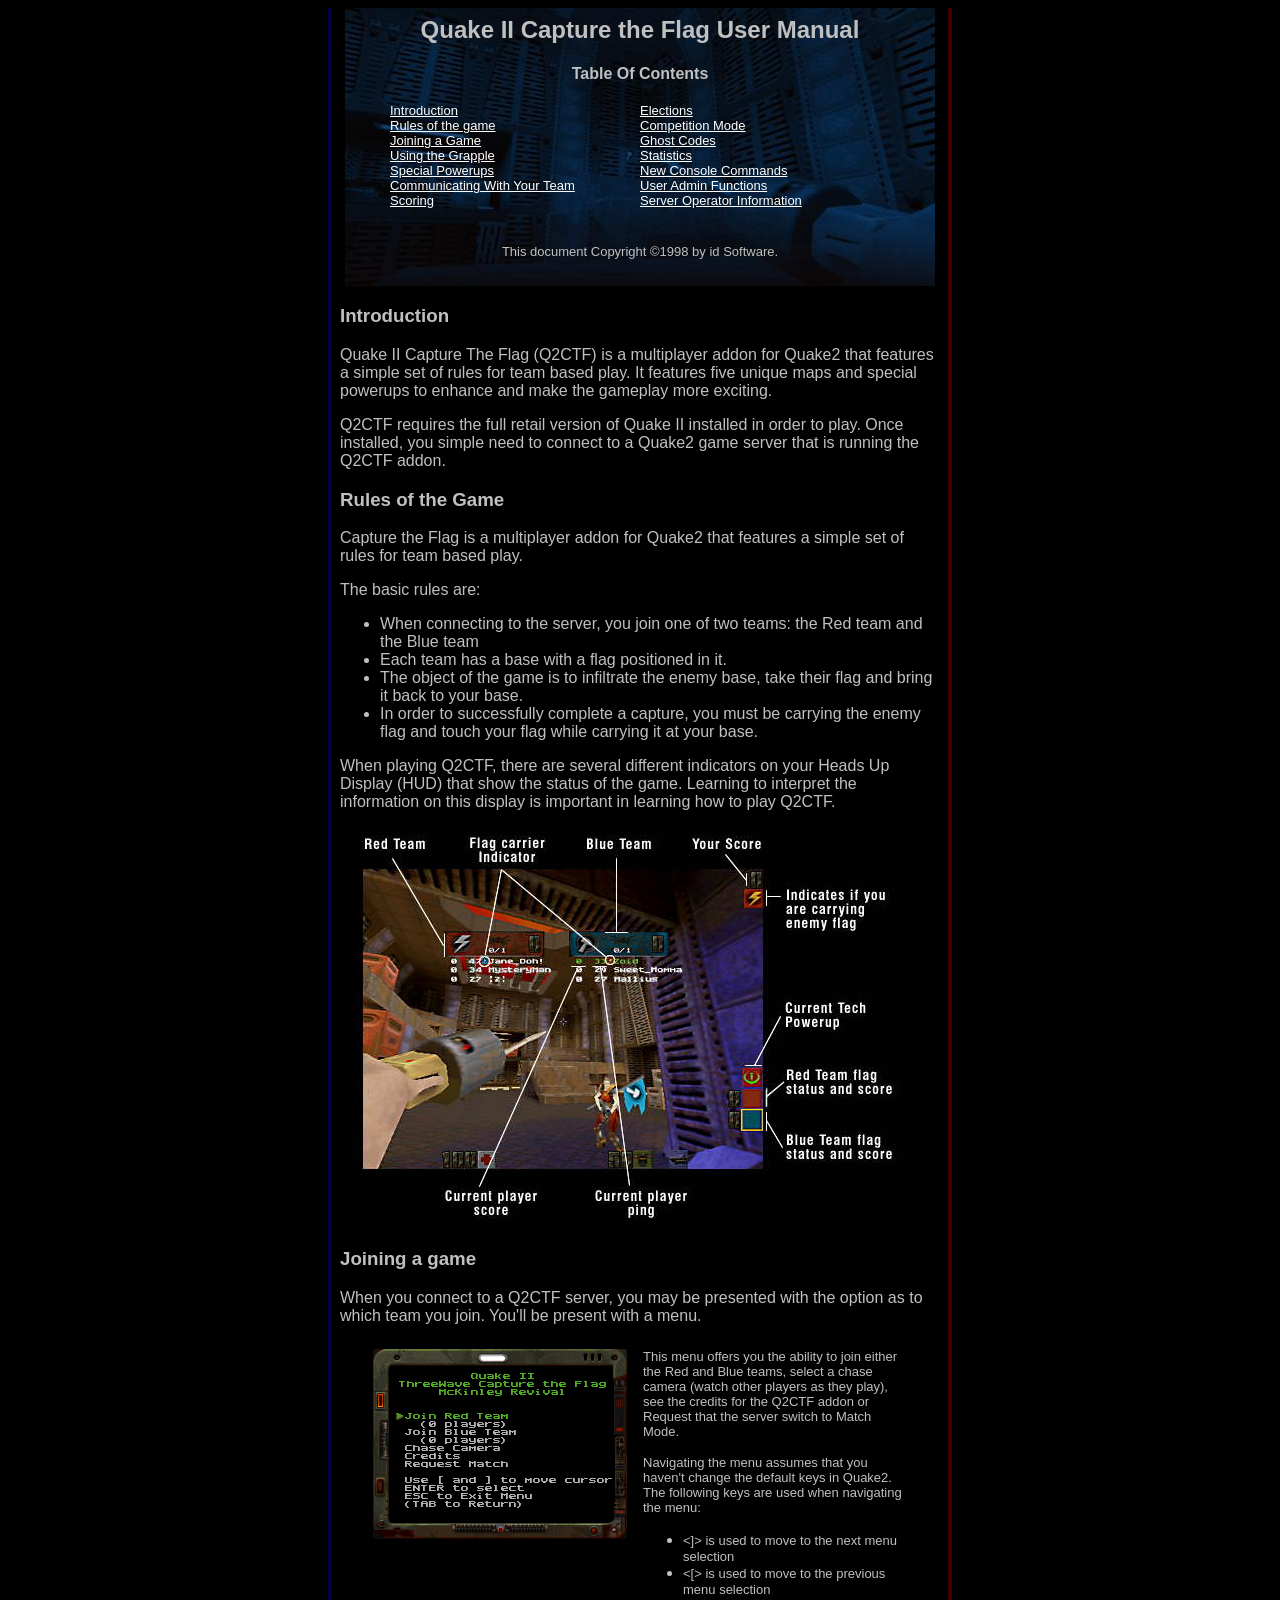
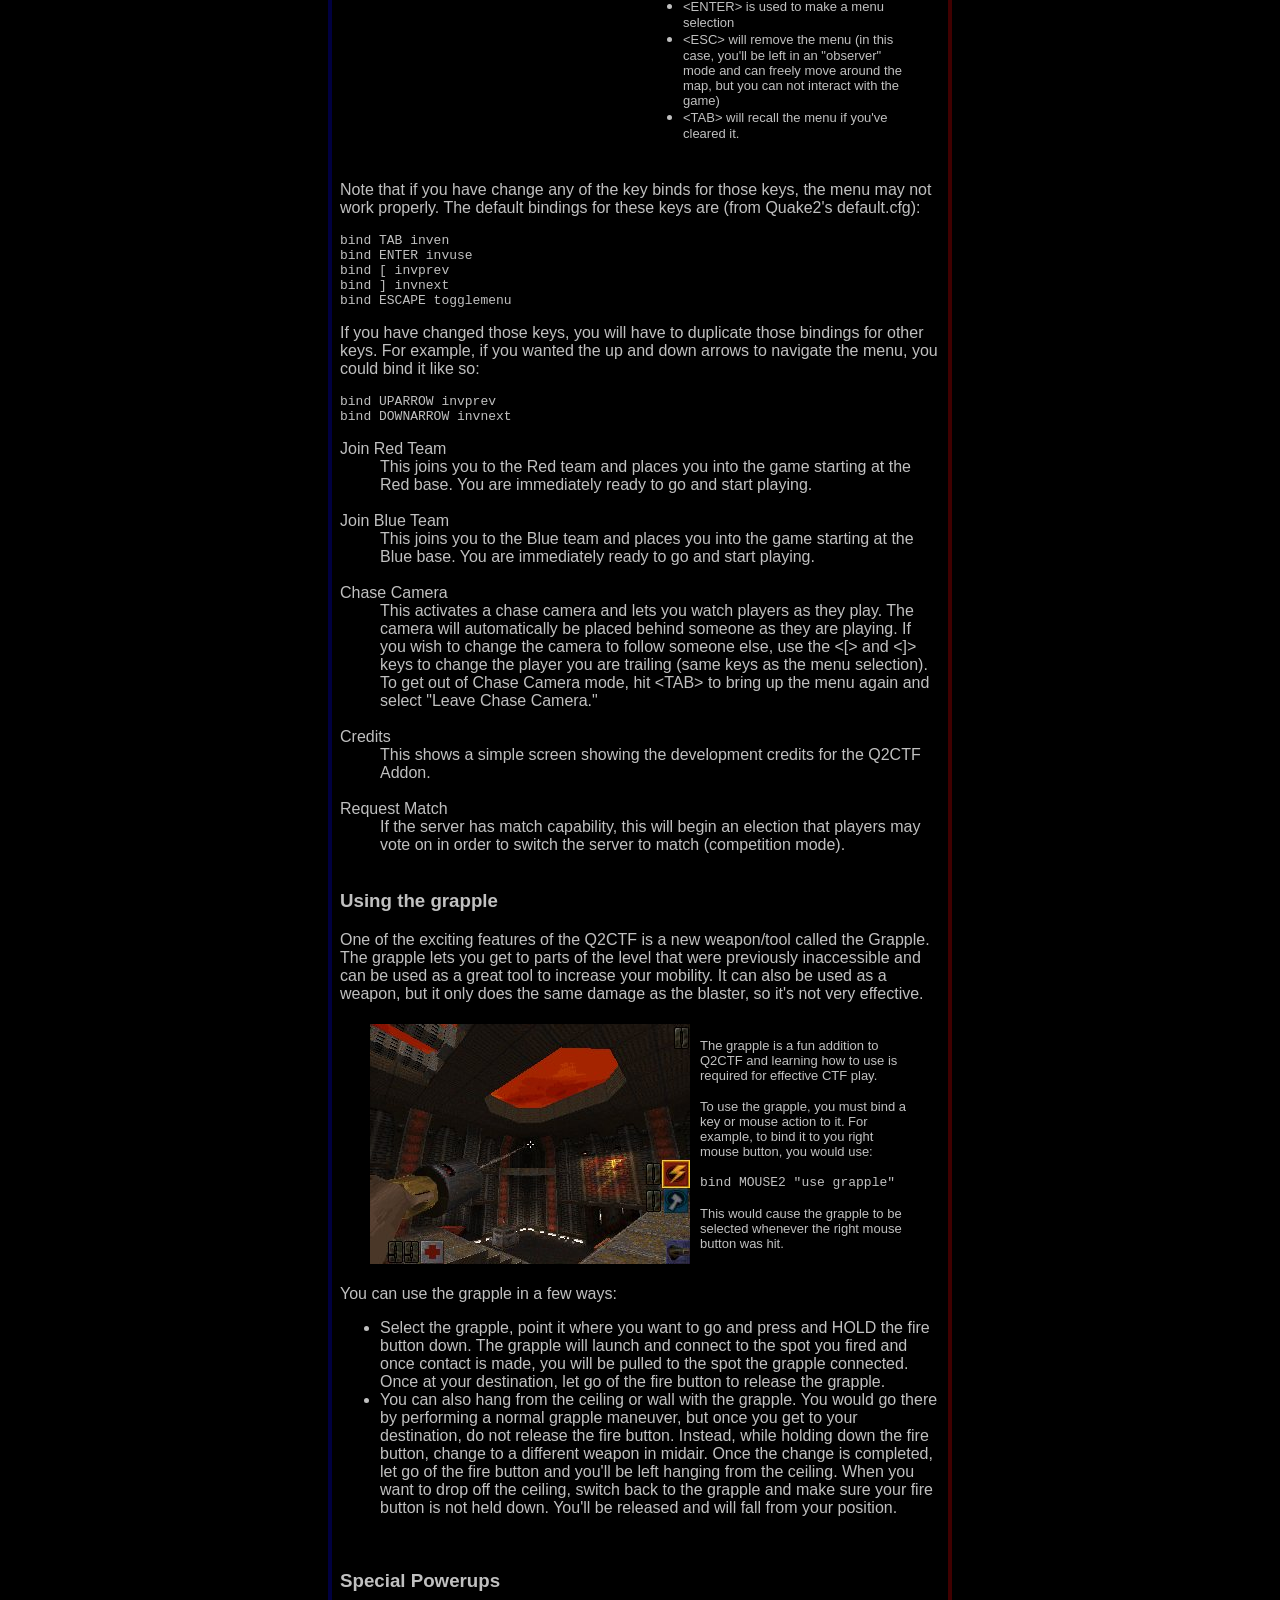
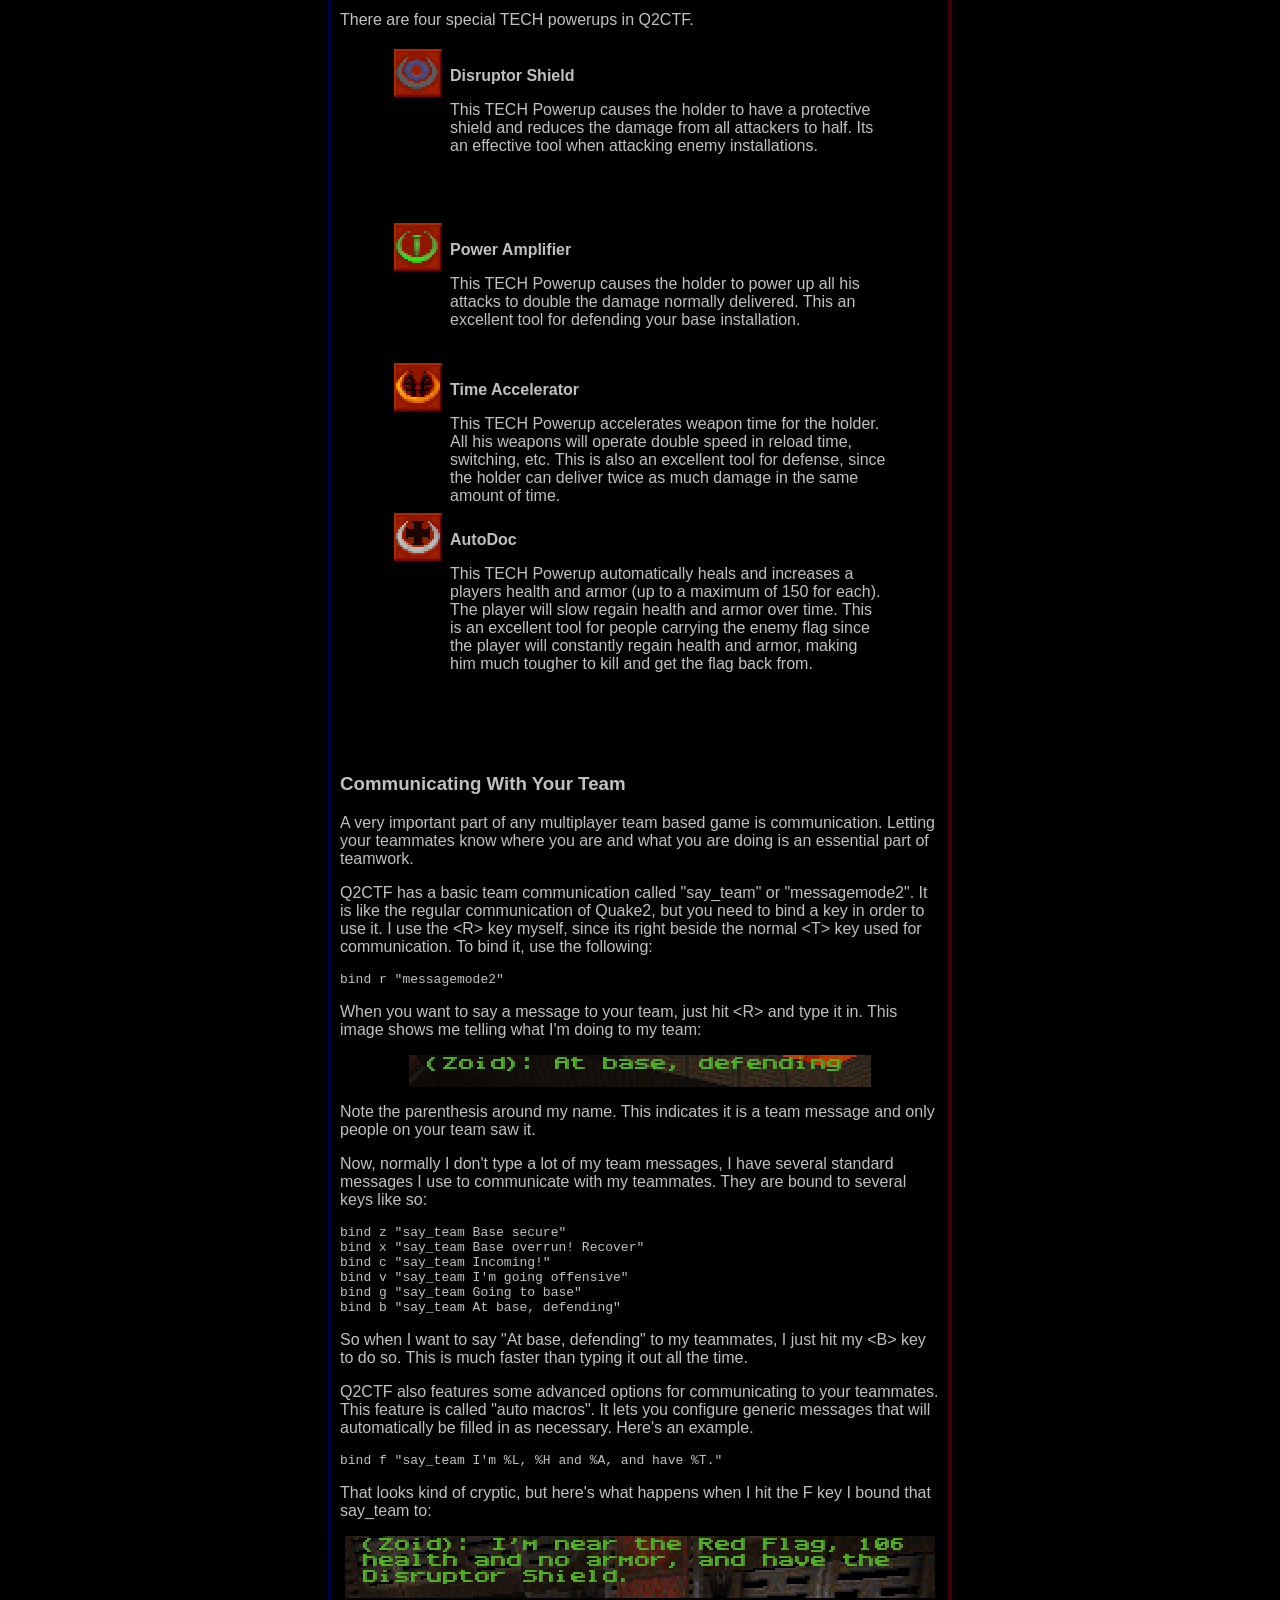
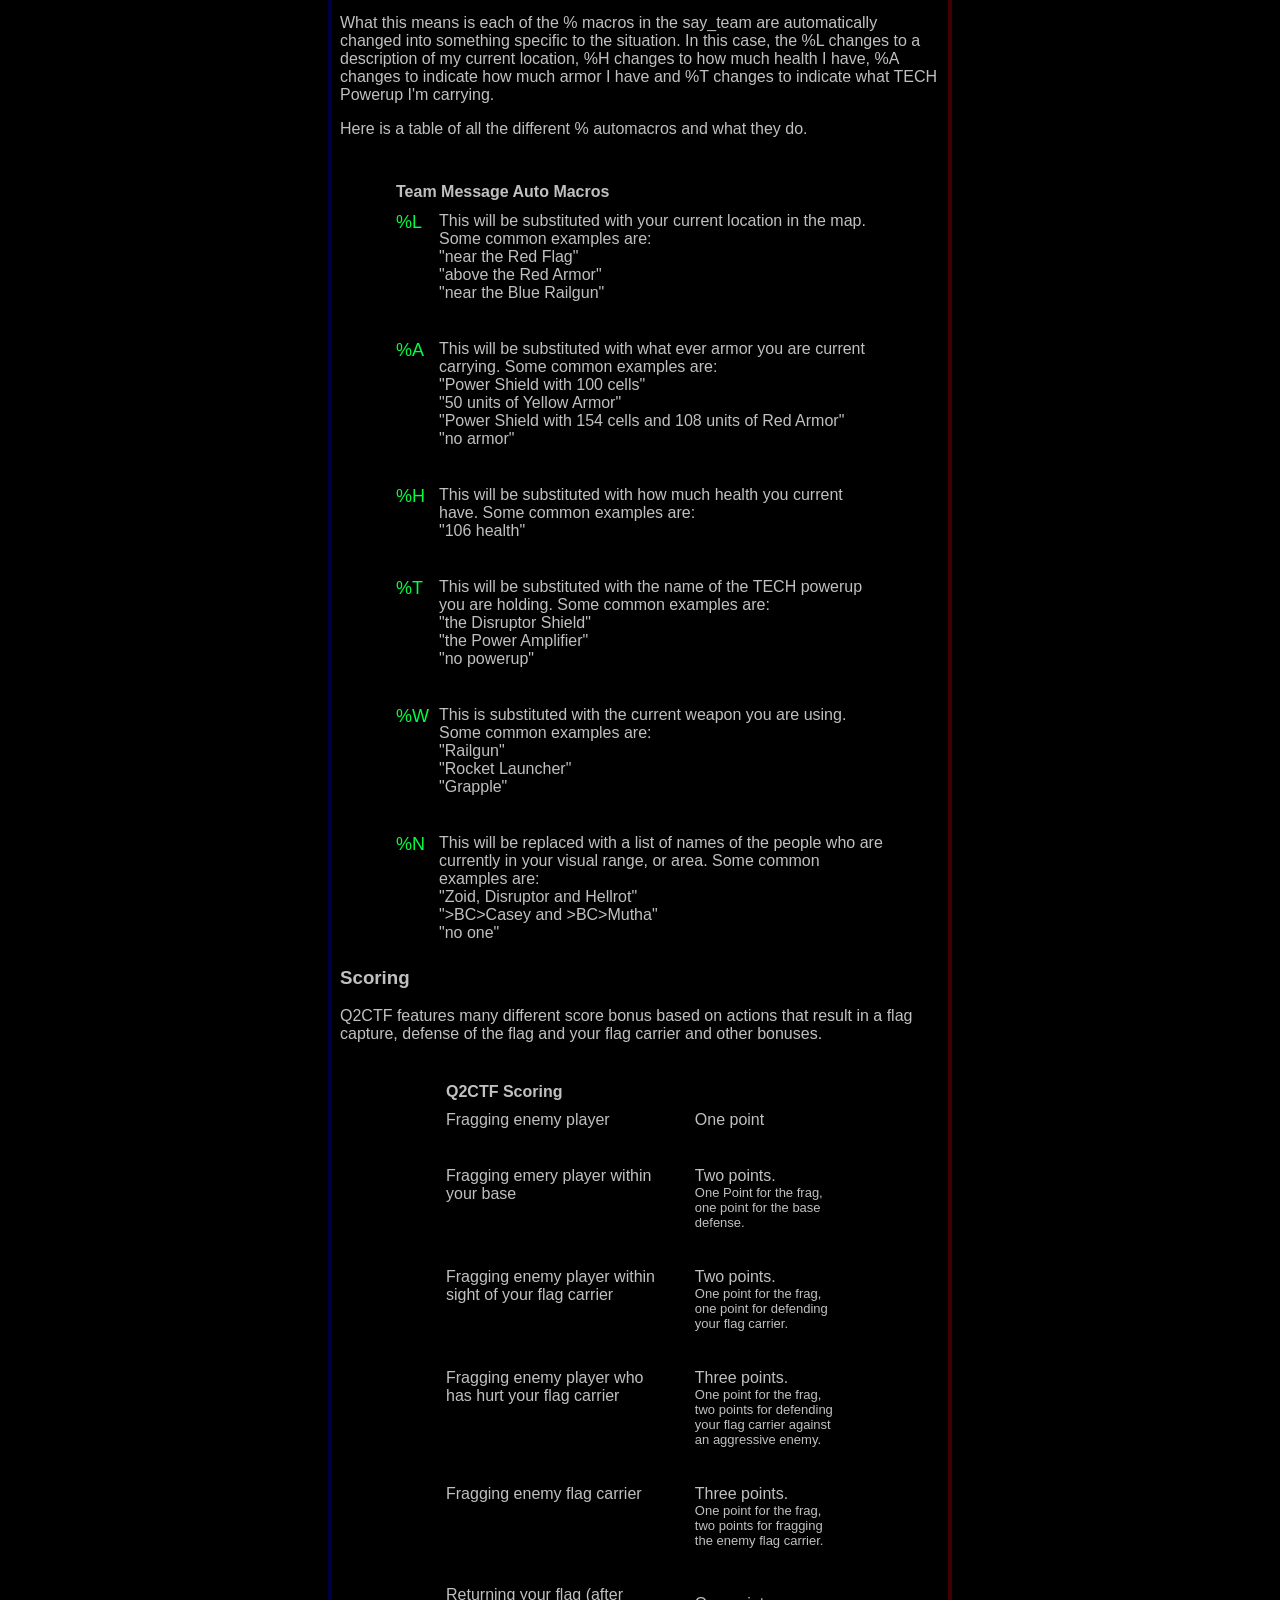
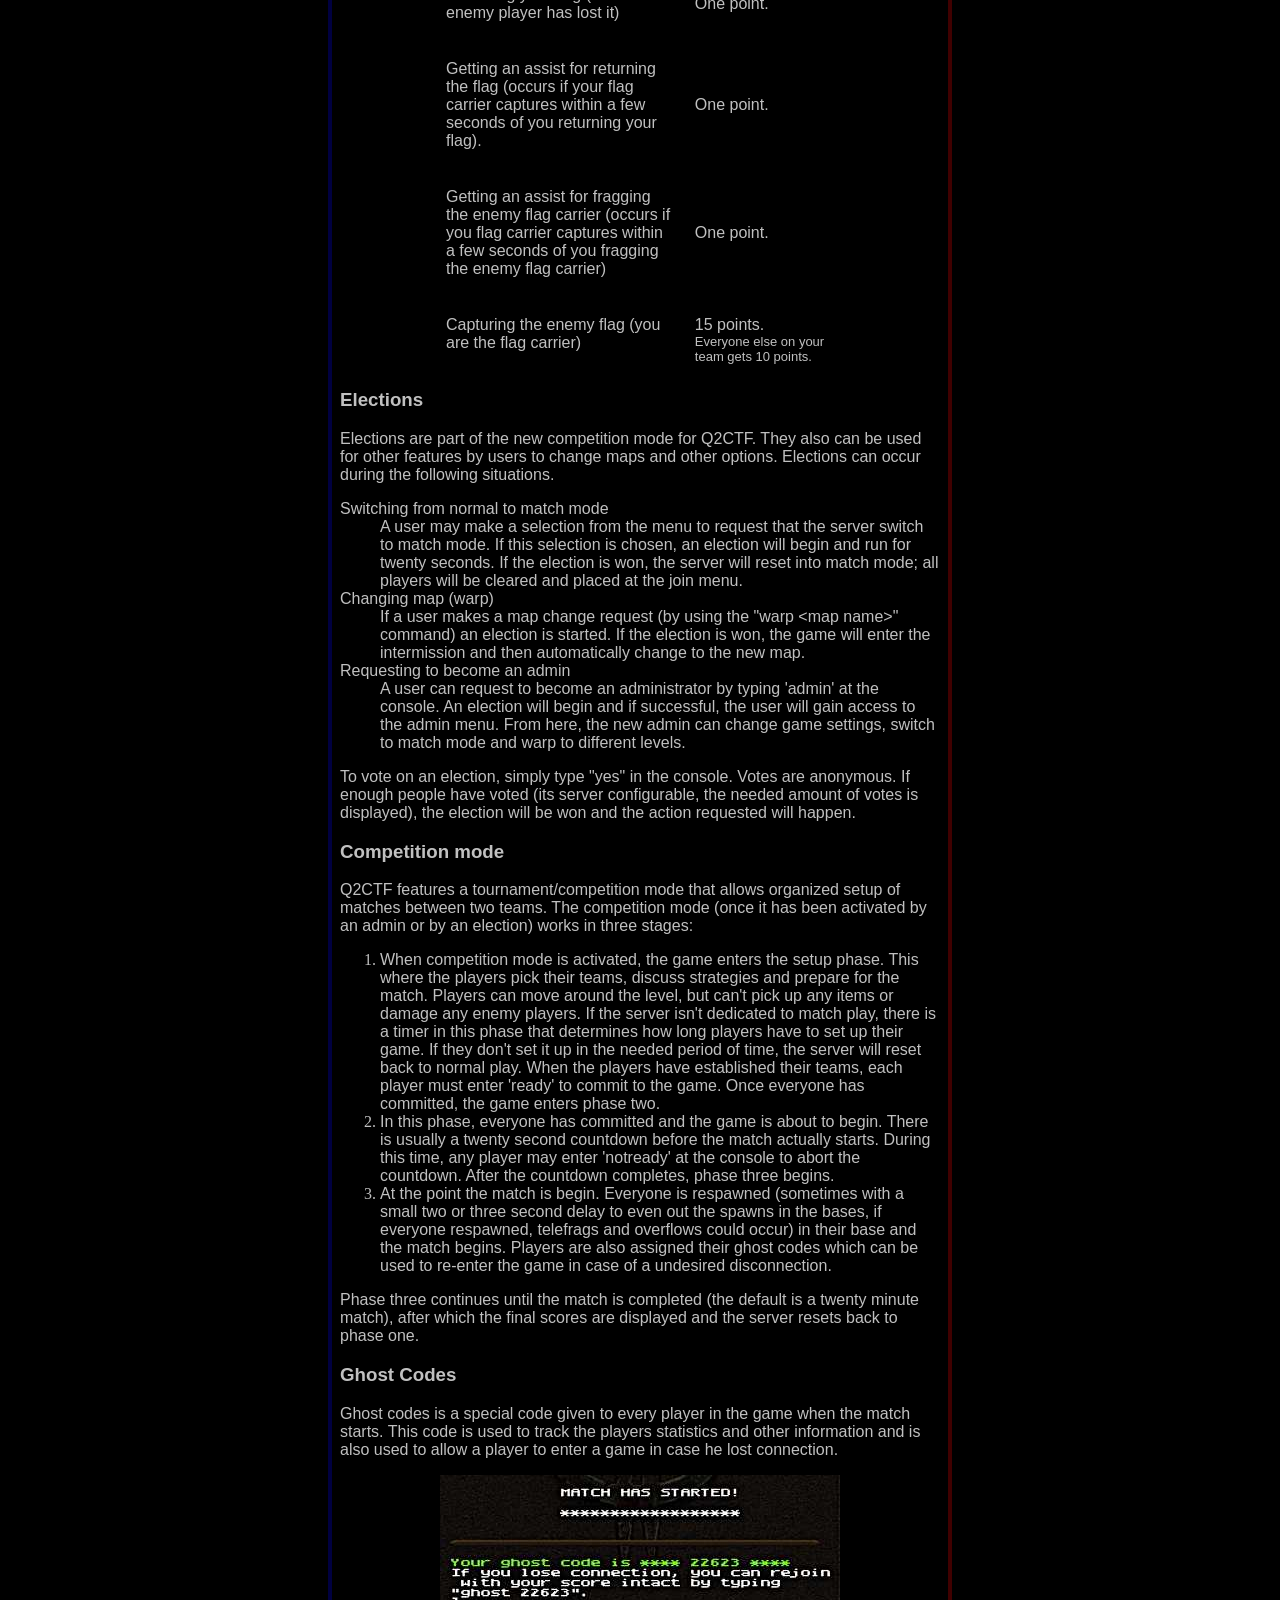
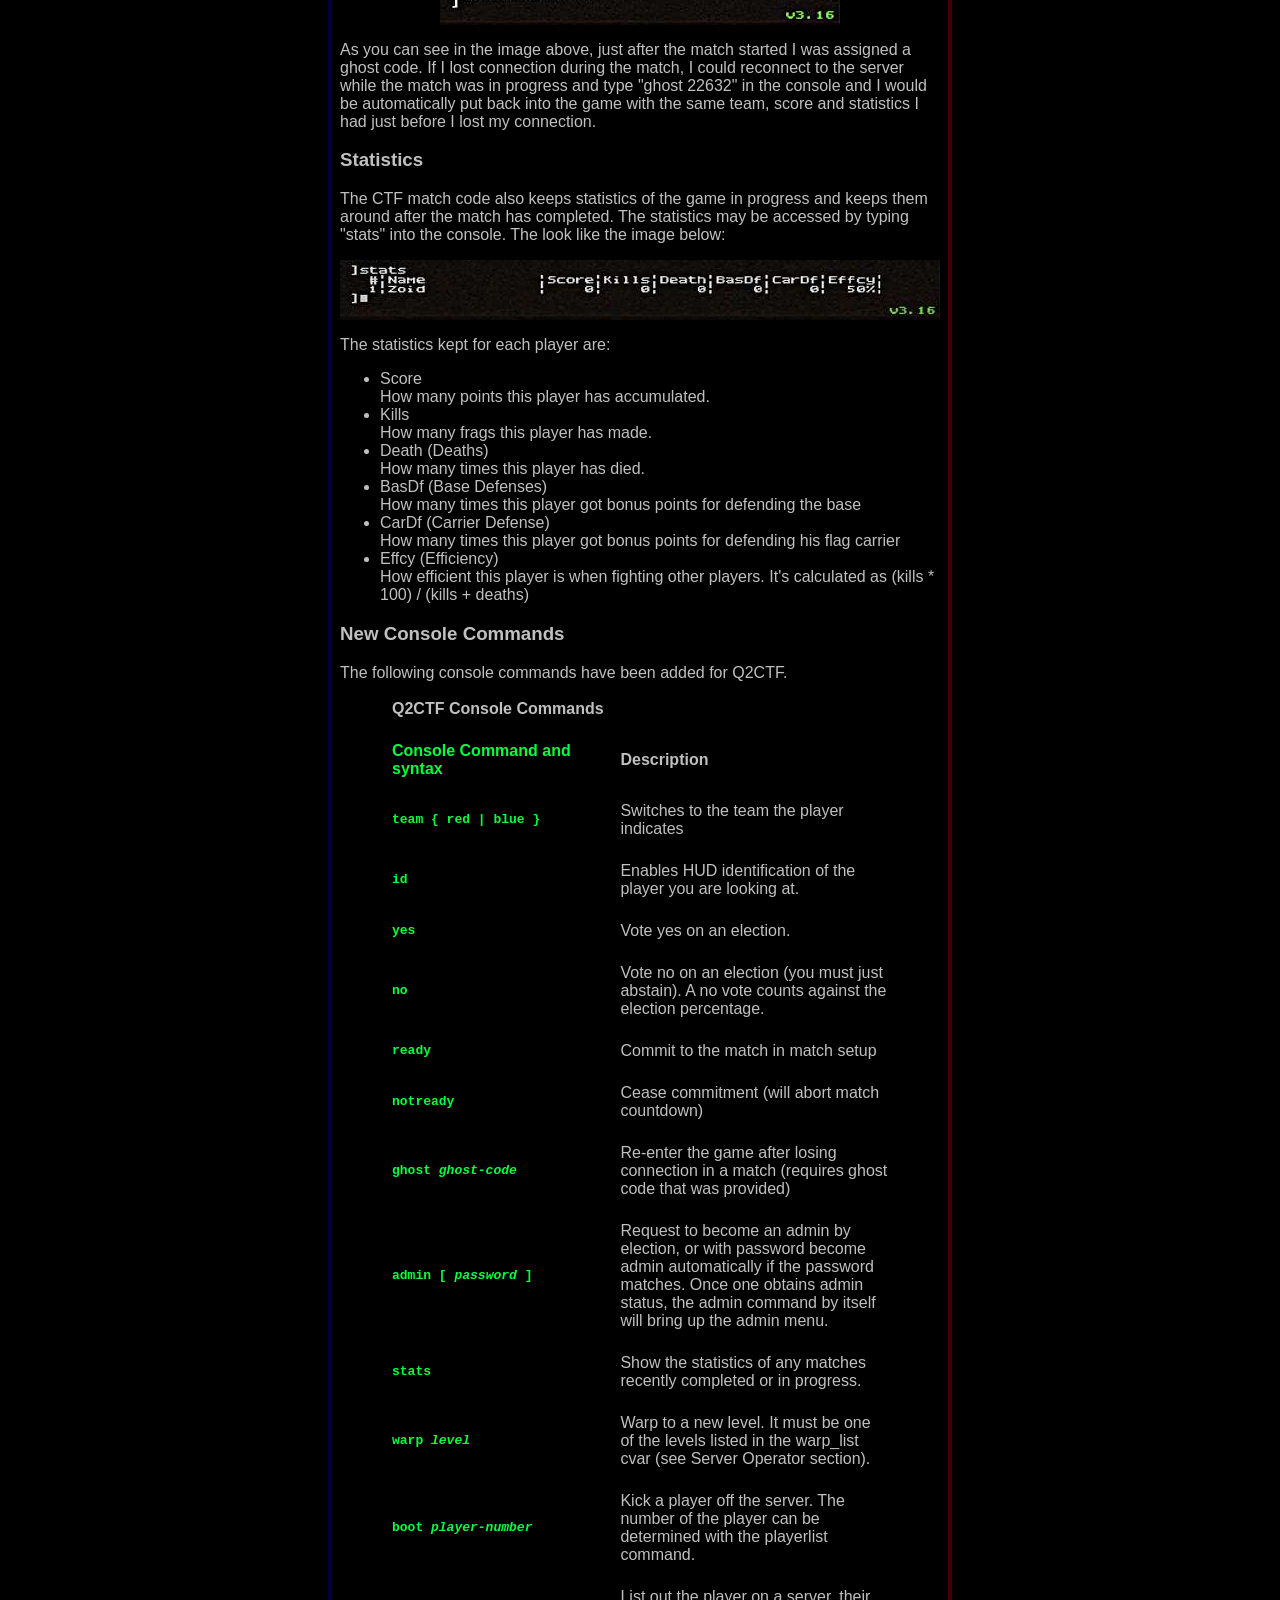
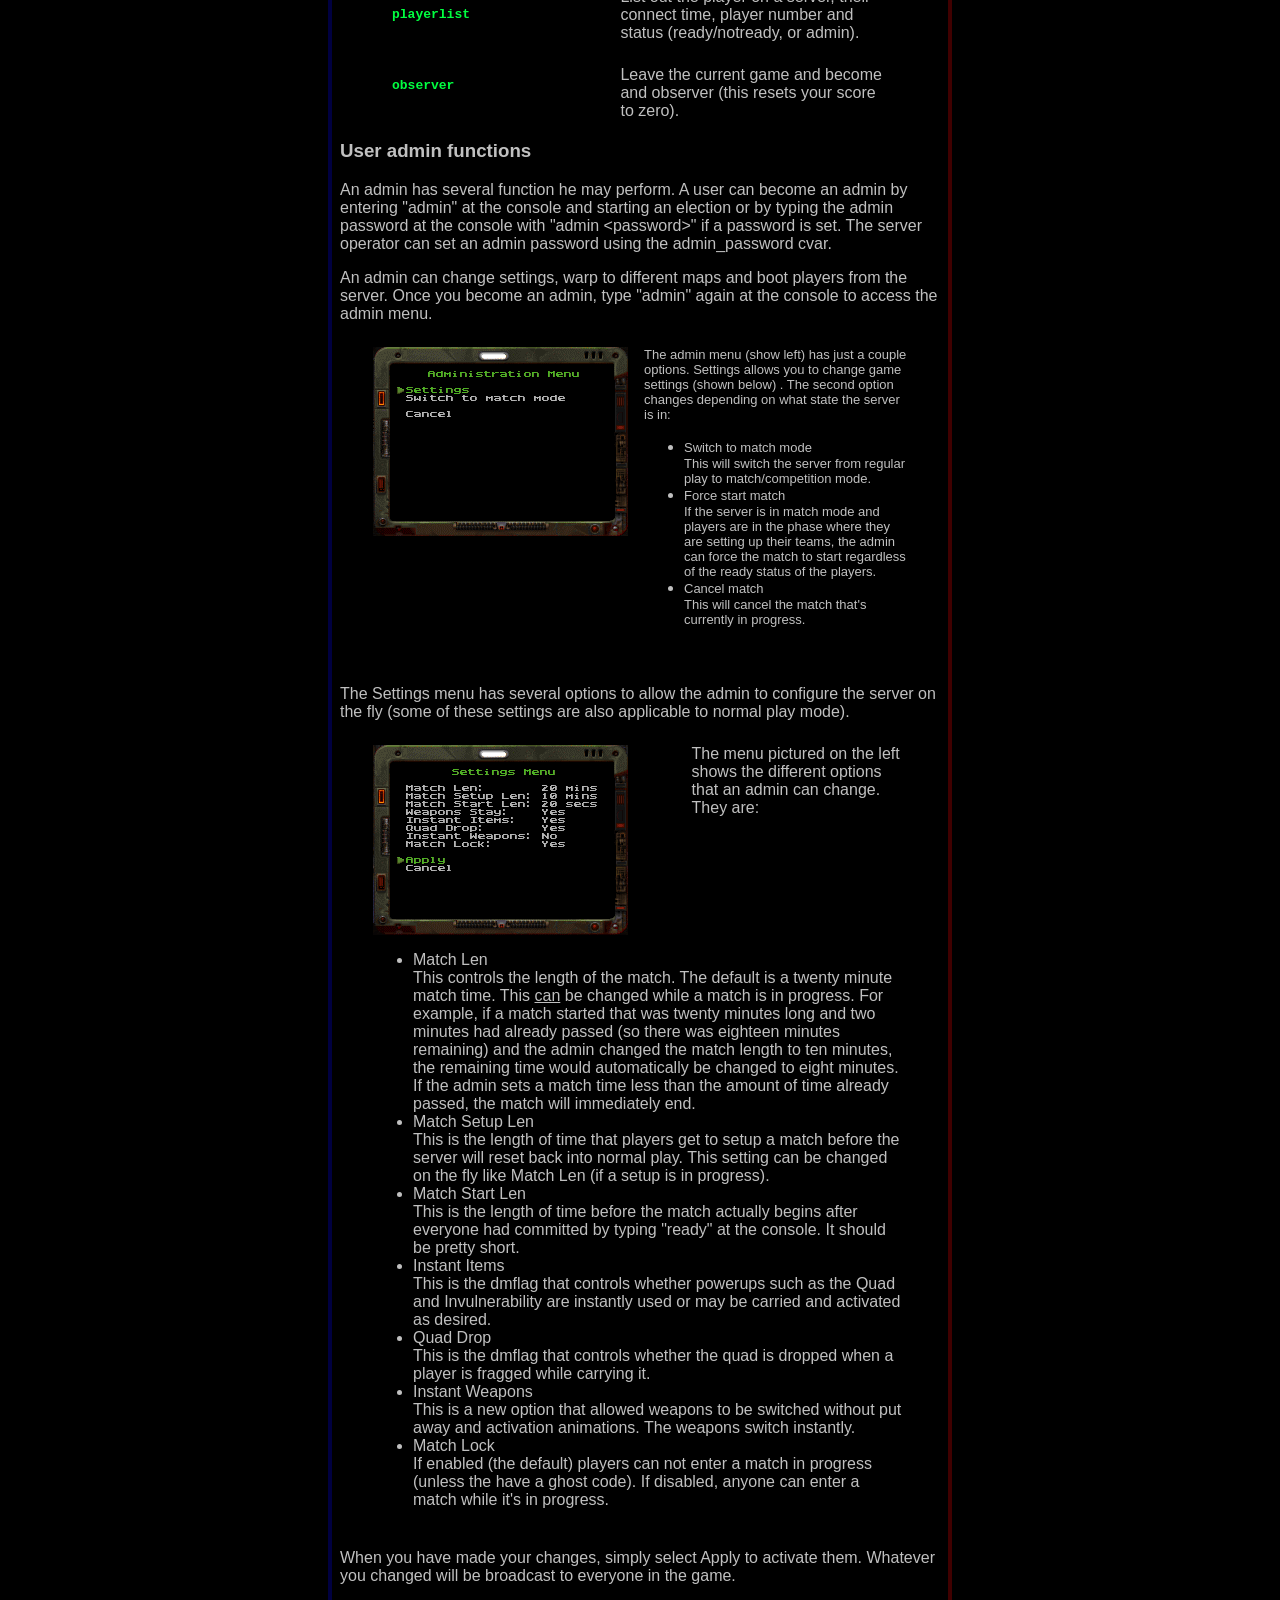
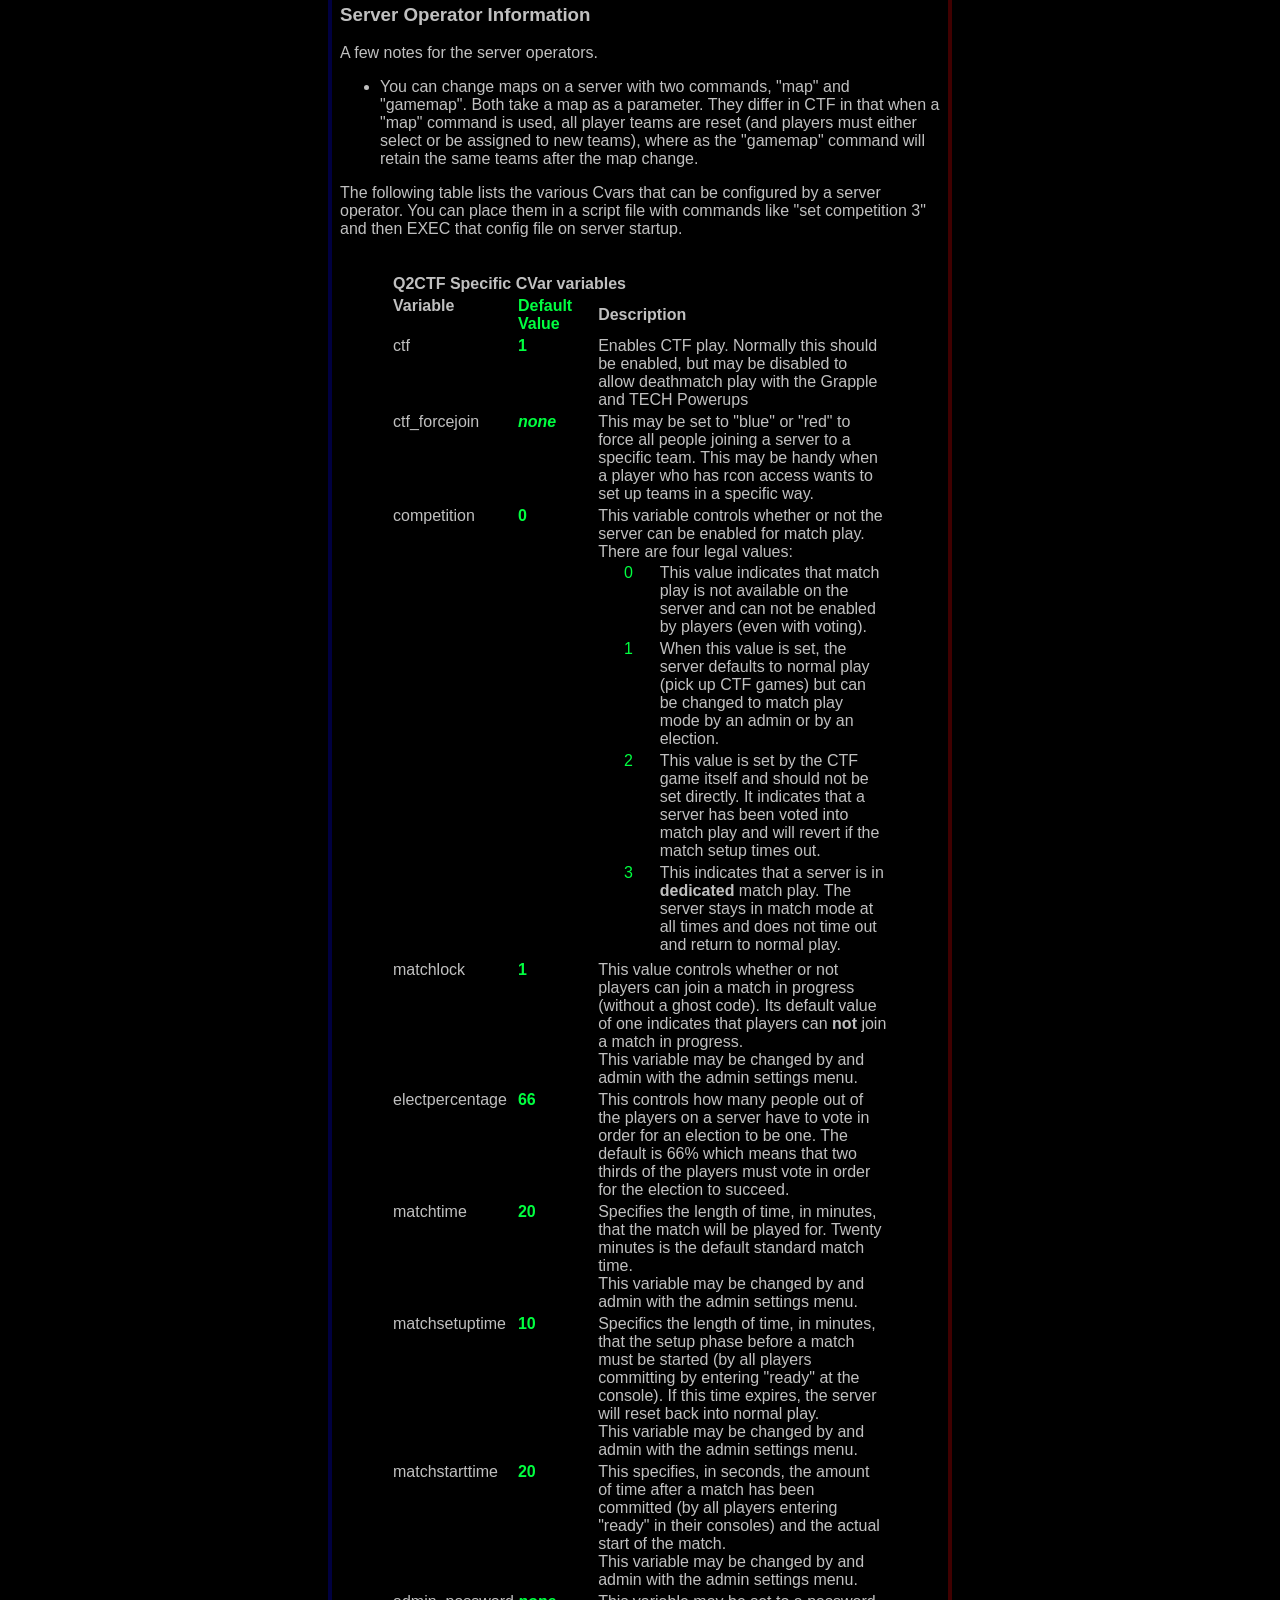
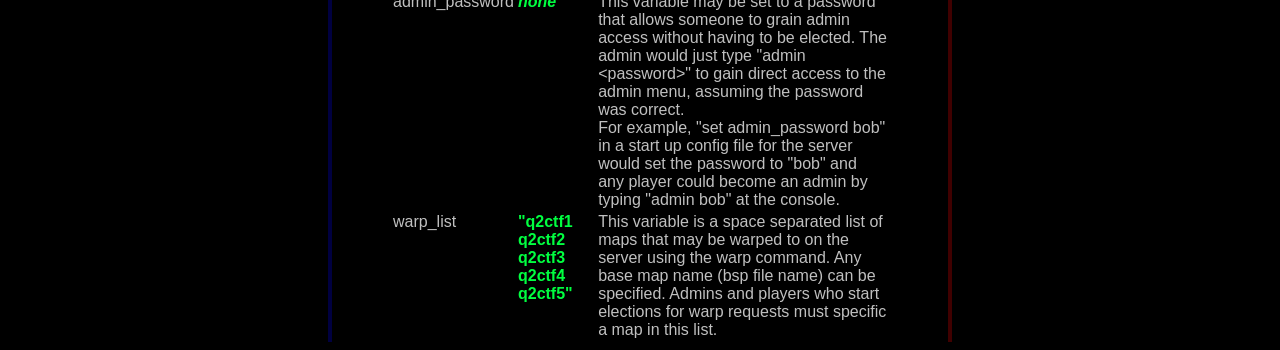
<file: REFERENCE_tobe_DELETED/Quake-2-master/ctf/docs/q2ctf.html>
<html>

<head>
<meta http-equiv="Content-Type"
content="text/html; charset=iso-8859-1">
<meta name="GENERATOR" content="Microsoft FrontPage Express 2.0">
<title>Quake II Capture The Flag User Manual</title>
</head>

<body bgcolor="#000000" text="#C0C0C0" link="#FFFFFF"
vlink="#FFFFFF" alink="#00FF40">
<div align="center"><center>

<table border="0" cellpadding="0" cellspacing="0" width="600">
    <tr>
        <td bgcolor="#000040">&nbsp;</td>
        <td>&nbsp;&nbsp;</td>
        <td valign="top" width="100%"><div align="center"><center><table
        border="0" cellpadding="8" cellspacing="0" width="590"
        background="mainctf_back.jpg">
            <tr>
                <td align="center" valign="top"><h1
                align="center"><font size="5" face="Arial">Quake
                II Capture the Flag User Manual</font></h1>
                <h2 align="center"><font size="3" face="Arial">Table
                Of Contents</font></h2>
                <div align="center"><center><table border="0"
                cellpadding="0" cellspacing="0" width="500">
                    <tr>
                        <td width="50%"><a href="#intro"><font
                        size="2" face="Arial">Introduction</font></a><font
                        size="2" face="Arial"><br>
                        </font><a href="#rules"><font size="2"
                        face="Arial">Rules of the game</font></a><font
                        size="2" face="Arial"><br>
                        </font><a href="#join"><font size="2"
                        face="Arial">Joining a Game</font></a><font
                        size="2" face="Arial"><br>
                        </font><a href="#grapple"><font size="2"
                        face="Arial">Using the Grapple</font></a><font
                        size="2" face="Arial"><br>
                        </font><a href="#tech"><font size="2"
                        face="Arial">Special Powerups</font></a><font
                        size="2" face="Arial"><br>
                        </font><a href="#com"><font size="2"
                        face="Arial">Communicating With Your Team</font></a><font
                        size="2" face="Arial"><br>
                        </font><a href="#scoring"><font size="2"
                        face="Arial">Scoring</font></a></td>
                        <td width="50%"><a href="#elect"><font
                        size="2" face="Arial">Elections</font></a><font
                        size="2" face="Arial"><br>
                        </font><a href="#compmode"><font size="2"
                        face="Arial">Competition Mode</font></a><font
                        size="2" face="Arial"><br>
                        </font><a href="#ghost"><font size="2"
                        face="Arial">Ghost Codes</font></a><font
                        size="2" face="Arial"><br>
                        </font><a href="#stats"><font size="2"
                        face="Arial">Statistics</font></a><font
                        size="2" face="Arial"><br>
                        </font><a href="#console"><font size="2"
                        face="Arial">New Console Commands</font></a><font
                        size="2" face="Arial"><br>
                        </font><a href="#admin"><font size="2"
                        face="Arial">User Admin Functions</font></a><font
                        size="2" face="Arial"><br>
                        </font><a href="#serverop"><font size="2"
                        face="Arial">Server Operator Information</font></a></td>
                    </tr>
                </table>
                </center></div><p align="center"><font
                face="Arial"><br>
                </font><font size="2" face="Arial">This document
                Copyright �1998 by id Software.</font><font
                size="3" face="Arial"><br>
                <br>
                </font></p>
                </td>
            </tr>
        </table>
        </center></div><p><a name="#intro"></a></p>
        <h3><font face="Arial">Introduction</font></h3>
        <p><font face="Arial">Quake II Capture The Flag (Q2CTF)
        is a multiplayer addon for Quake2 that features a simple
        set of rules for team based play. It features five unique
        maps and special powerups to enhance and make the
        gameplay more exciting.</font></p>
        <p><font face="Arial">Q2CTF requires the full retail
        version of Quake II installed in order to play. Once
        installed, you simple need to connect to a Quake2 game
        server that is running the Q2CTF addon.</font><a
        name="#rules"></a></p>
        <h3><font face="Arial">Rules of the Game</font></h3>
        <p><font face="Arial">Capture the Flag is a multiplayer
        addon for Quake2 that features a simple set of rules for
        team based play.</font></p>
        <p><font face="Arial">The basic rules are:</font></p>
        <ul>
            <li><font face="Arial">When connecting to the server,
                you join one of two teams: the Red team and the
                Blue team</font></li>
            <li><font face="Arial">Each team has a base with a
                flag positioned in it.</font></li>
            <li><font face="Arial">The object of the game is to
                infiltrate the enemy base, take their flag and
                bring it back to your base.</font></li>
            <li><font face="Arial">In order to successfully
                complete a capture, you must be carrying the
                enemy flag and touch your flag while carrying it
                at your base.</font></li>
        </ul>
        <p><font face="Arial">When playing Q2CTF, there are
        several different indicators on your Heads Up Display
        (HUD) that show the status of the game. Learning to
        interpret the information on this display is important in
        learning how to play Q2CTF.</font></p>
        <p align="center"><font face="Arial"><img
        src="layout.jpg" width="573" height="402"></font><a
        name="#join"></a></p>
        <h3><font face="Arial">Joining a game</font></h3>
        <p><font face="Arial">When you connect to a Q2CTF server,
        you may be presented with the option as to which team you
        join. You'll be present with a menu.</font></p>
        <div align="center"><center><table border="0"
        cellpadding="8" cellspacing="0" width="550">
            <tr>
                <td valign="top"><img src="menu.gif"
                alt="Q2CTF Join Menu" width="254" height="190"></td>
                <td><font size="2" face="Arial">This menu offers
                you the ability to join either the Red and Blue
                teams, select a chase camera (watch other players
                as they play), see the credits for the Q2CTF
                addon or Request that the server switch to Match
                Mode.</font><p><font size="2" face="Arial">Navigating
                the menu assumes that you haven't change the
                default keys in Quake2. The following keys are
                used when navigating the menu:</font></p>
                <ul>
                    <li><font size="2" face="Arial">&lt;]&gt; is
                        used to move to the next menu selection</font></li>
                    <li><font size="2" face="Arial">&lt;[&gt; is
                        used to move to the previous menu
                        selection</font></li>
                    <li><font size="2" face="Arial">&lt;ENTER&gt;
                        is used to make a menu selection</font></li>
                    <li><font size="2" face="Arial">&lt;ESC&gt;
                        will remove the menu (in this case,
                        you'll be left in an &quot;observer&quot;
                        mode and can freely move around the map,
                        but you can not interact with the game)</font></li>
                    <li><font size="2" face="Arial">&lt;TAB&gt;
                        will recall the menu if you've cleared
                        it.</font></li>
                </ul>
                </td>
            </tr>
        </table>
        </center></div><p><font face="Arial">Note that if you
        have change any of the key binds for those keys, the menu
        may not work properly. The default bindings for these
        keys are (from Quake2's default.cfg):</font></p>
        <p><font face="Arial"><code>bind TAB inven<br>
        bind ENTER invuse<br>
        bind [ invprev<br>
        bind ] invnext<br>
        bind ESCAPE togglemenu</code></font></p>
        <p><font face="Arial">If you have changed those keys, you
        will have to duplicate those bindings for other keys. For
        example, if you wanted the up and down arrows to navigate
        the menu, you could bind it like so:</font></p>
        <p><font face="Arial"><code>bind UPARROW invprev<br>
        bind DOWNARROW invnext</code></font></p>
        <dl>
            <dt><font face="Arial">Join Red Team</font></dt>
            <dd><font face="Arial">This joins you to the Red team
                and places you into the game starting at the Red
                base. You are immediately ready to go and start
                playing.</font></dd>
            <dt>&nbsp;</dt>
            <dt><font face="Arial">Join Blue Team</font></dt>
            <dd><font face="Arial">This joins you to the Blue
                team and places you into the game starting at the
                Blue base. You are immediately ready to go and
                start playing.</font></dd>
            <dt>&nbsp;</dt>
            <dt><font face="Arial">Chase Camera</font></dt>
            <dd><font face="Arial">This activates a chase camera
                and lets you watch players as they play. The
                camera will automatically be placed behind
                someone as they are playing. If you wish to
                change the camera to follow someone else, use the
                &lt;[&gt; and &lt;]&gt; keys to change the player
                you are trailing (same keys as the menu
                selection). To get out of Chase Camera mode, hit
                &lt;TAB&gt; to bring up the menu again and select
                &quot;Leave Chase Camera.&quot;</font></dd>
            <dt>&nbsp;</dt>
            <dt><font face="Arial">Credits</font></dt>
            <dd><font face="Arial">This shows a simple screen
                showing the development credits for the Q2CTF
                Addon.</font></dd>
            <dt>&nbsp;</dt>
            <dt><font face="Arial">Request Match</font></dt>
            <dd><font face="Arial">If the server has match
                capability, this will begin an election that
                players may vote on in order to switch the server
                to match (competition mode).</font></dd>
            <dt>&nbsp;</dt>
        </dl>
        <p><a name="#grapple"></a></p>
        <h3><font face="Arial">Using the grapple</font></h3>
        <p><font face="Arial">One of the exciting features of the
        Q2CTF is a new weapon/tool called the Grapple. The
        grapple lets you get to parts of the level that were
        previously inaccessible and can be used as a great tool
        to increase your mobility. It can also be used as a
        weapon, but it only does the same damage as the blaster,
        so it's not very effective.</font></p>
        <div align="center"><center><table border="0"
        cellpadding="5" cellspacing="0" width="550">
            <tr>
                <td><img src="grapple.jpg" width="320"
                height="240"></td>
                <td><font size="2" face="Arial">The grapple is a
                fun addition to Q2CTF and learning how to use is
                required for effective CTF play.</font><p><font
                size="2" face="Arial">To use the grapple, you
                must bind a key or mouse action to it. For
                example, to bind it to you right mouse button,
                you would use:</font></p>
                <p><font size="3" face="Arial"><code>bind MOUSE2
                &quot;use grapple&quot;</code></font></p>
                <p><font size="2" face="Arial">This would cause
                the grapple to be selected whenever the right
                mouse button was hit.</font></p>
                </td>
            </tr>
        </table>
        </center></div><p><font face="Arial">You can use the
        grapple in a few ways:</font></p>
        <ul>
            <li><font face="Arial">Select the grapple, point it
                where you want to go and press and HOLD the fire
                button down. The grapple will launch and connect
                to the spot you fired and once contact is made,
                you will be pulled to the spot the grapple
                connected. Once at your destination, let go of
                the fire button to release the grapple.</font></li>
            <li><font face="Arial">You can also hang from the
                ceiling or wall with the grapple. You would go
                there by performing a normal grapple maneuver,
                but once you get to your destination, do not
                release the fire button. Instead, while holding
                down the fire button, change to a different
                weapon in midair. Once the change is completed,
                let go of the fire button and you'll be left
                hanging from the ceiling. When you want to drop
                off the ceiling, switch back to the grapple and
                make sure your fire button is not held down.
                You'll be released and will fall from your
                position.</font></li>
        </ul>
        <p><font face="Arial"><br clear="all">
        </font><a name="#tech"></a></p>
        <h3><font face="Arial">Special Powerups</font></h3>
        <p><font face="Arial">There are four special TECH
        powerups in Q2CTF.</font></p>
        <div align="center"><center><table border="0"
        cellpadding="4" cellspacing="0" width="500">
            <tr>
                <td valign="top"><img src="tech1.gif" width="48"
                height="48"></td>
                <td><dl>
                    <dt><font face="Arial"><strong><br>
                        Disruptor Shield</strong></font></dt>
                </dl>
                <p align="left"><font face="Arial">This TECH
                Powerup causes the holder to have a protective
                shield and reduces the damage from all attackers
                to half. Its an effective tool when attacking
                enemy installations.</font></p>
                </td>
            </tr>
            <tr>
                <td>&nbsp;</td>
                <td><dl>
                    <dt>&nbsp;</dt>
                </dl>
&nbsp;                </td>
            </tr>
            <tr>
                <td valign="top"><img src="tech2.gif" width="48"
                height="48"></td>
                <td><dl>
                    <dt><font face="Arial"><strong><br>
                        Power Amplifier</strong></font></dt>
                </dl>
                <p><font face="Arial">This TECH Powerup causes
                the holder to power up all his attacks to double
                the damage normally delivered. This an excellent
                tool for defending your base installation.</font></p>
                </td>
            </tr>
            <tr>
                <td>&nbsp;</td>
                <td>&nbsp;</td>
            </tr>
            <tr>
                <td valign="top"><img src="tech3.gif" width="48"
                height="48"></td>
                <td><dl>
                    <dt><font face="Arial"><strong><br>
                        Time Accelerator</strong></font></dt>
                </dl>
                <p><font face="Arial">This TECH Powerup
                accelerates weapon time for the holder. All his
                weapons will operate double speed in reload time,
                switching, etc. This is also an excellent tool
                for defense, since the holder can deliver twice
                as much damage in the same amount of time.</font></p>
                </td>
            </tr>
            <tr>
                <td valign="top"><img src="tech4.gif" width="48"
                height="48"></td>
                <td><dl>
                    <dt><font face="Arial"><strong><br>
                        AutoDoc</strong></font></dt>
                </dl>
                <p><font face="Arial">This TECH Powerup
                automatically heals and increases a players
                health and armor (up to a maximum of 150 for
                each). The player will slow regain health and
                armor over time. This is an excellent tool for
                people carrying the enemy flag since the player
                will constantly regain health and armor, making
                him much tougher to kill and get the flag back
                from.<br clear="all">
                </font></p>
                </td>
            </tr>
            <tr>
                <td>&nbsp;</td>
                <td>&nbsp;</td>
            </tr>
        </table>
        </center></div><dl>
            <dd>&nbsp;</dd>
            <dd>&nbsp;</dd>
        </dl>
        <p><a name="#com"></a></p>
        <h3><font color="#C0C0C0" face="Arial">Communicating With
        Your Team</font></h3>
        <p><font face="Arial">A very important part of any
        multiplayer team based game is communication. Letting
        your teammates know where you are and what you are doing
        is an essential part of teamwork.</font></p>
        <p><font face="Arial">Q2CTF has a basic team
        communication called &quot;say_team&quot; or
        &quot;messagemode2&quot;. It is like the regular
        communication of Quake2, but you need to bind a key in
        order to use it. I use the &lt;R&gt; key myself, since
        its right beside the normal &lt;T&gt; key used for
        communication. To bind it, use the following:</font></p>
        <p><font face="Arial"><code>bind r
        &quot;messagemode2&quot;</code></font></p>
        <p><font face="Arial">When you want to say a message to
        your team, just hit &lt;R&gt; and type it in. This image
        shows me telling what I'm doing to my team:</font></p>
        <p align="center"><font face="Arial"><img
        src="say_team.gif" alt="(Zoid): At base, defending"
        width="462" height="32"></font></p>
        <p><font face="Arial">Note the parenthesis around my
        name. This indicates it is a team message and only people
        on your team saw it.</font></p>
        <p><font face="Arial">Now, normally I don't type a lot of
        my team messages, I have several standard messages I use
        to communicate with my teammates. They are bound to
        several keys like so:</font></p>
        <p><font face="Arial"><code>bind z &quot;say_team Base
        secure&quot;<br>
        bind x &quot;say_team Base overrun! Recover&quot;<br>
        bind c &quot;say_team Incoming!&quot;<br>
        bind v &quot;say_team I'm going offensive&quot;<br>
        bind g &quot;say_team Going to base&quot;<br>
        bind b &quot;say_team At base, defending&quot;</code></font></p>
        <p><font face="Arial">So when I want to say &quot;At
        base, defending&quot; to my teammates, I just hit my
        &lt;B&gt; key to do so. This is much faster than typing
        it out all the time.</font></p>
        <p><font face="Arial">Q2CTF also features some advanced
        options for communicating to your teammates. This feature
        is called &quot;auto macros&quot;. It lets you configure
        generic messages that will automatically be filled in as
        necessary. Here's an example.</font></p>
        <p><font face="Arial"><code>bind f &quot;say_team I'm %L,
        %H and %A, and have %T.&quot;</code></font></p>
        <p><font face="Arial">That looks kind of cryptic, but
        here's what happens when I hit the F key I bound that
        say_team to:</font></p>
        <p align="center"><font face="Arial"><img
        src="automac.gif" width="590" height="62"></font></p>
        <p><font face="Arial">What this means is each of the %
        macros in the say_team are automatically changed into
        something specific to the situation. In this case, the %L
        changes to a description of my current location, %H
        changes to how much health I have, %A changes to indicate
        how much armor I have and %T changes to indicate what
        TECH Powerup I'm carrying.</font></p>
        <p><font face="Arial">Here is a table of all the
        different % automacros and what they do.</font></p>
        <div align="center"><center><table border="0"
        cellpadding="4" width="500">
            <tr>
                <td valign="top" colspan="2"><font
                color="#00FF40" size="4" face="Arial"><strong><br>
                </strong></font><font color="#C0C0C0" size="3"
                face="Arial"><strong>Team Message Auto Macros</strong></font><font
                color="#00FF40" size="4" face="Arial"><strong><br>
                </strong></font></td>
            </tr>
            <tr>
                <td valign="top"><font color="#00FF40" size="4"
                face="Arial">%L</font></td>
                <td><font face="Arial">This will be substituted
                with your current location in the map. Some
                common examples are:<br>
                &quot;near the Red Flag&quot;<br>
                &quot;above the Red Armor&quot;<br>
                &quot;near the Blue Railgun&quot;</font></td>
            </tr>
            <tr>
                <td valign="top">&nbsp;</td>
                <td>&nbsp;</td>
            </tr>
            <tr>
                <td valign="top"><font color="#00FF40" size="4"
                face="Arial">%A</font></td>
                <td><font face="Arial">This will be substituted
                with what ever armor you are current carrying.
                Some common examples are:<br>
                &quot;Power Shield with 100 cells&quot;<br>
                &quot;50 units of Yellow Armor&quot;<br>
                &quot;Power Shield with 154 cells and 108 units
                of Red Armor&quot;<br>
                &quot;no armor&quot;</font></td>
            </tr>
            <tr>
                <td valign="top">&nbsp;</td>
                <td>&nbsp;</td>
            </tr>
            <tr>
                <td valign="top"><font color="#00FF40" size="4"
                face="Arial">%H</font></td>
                <td><font face="Arial">This will be substituted
                with how much health you current have. Some
                common examples are:<br>
                &quot;106 health&quot;</font></td>
            </tr>
            <tr>
                <td valign="top">&nbsp;</td>
                <td>&nbsp;</td>
            </tr>
            <tr>
                <td valign="top"><font color="#00FF40" size="4"
                face="Arial">%T</font></td>
                <td><font face="Arial">This will be substituted
                with the name of the TECH powerup you are
                holding. Some common examples are:<br>
                &quot;the Disruptor Shield&quot;<br>
                &quot;the Power Amplifier&quot;<br>
                &quot;no powerup&quot;</font></td>
            </tr>
            <tr>
                <td valign="top">&nbsp;</td>
                <td>&nbsp;</td>
            </tr>
            <tr>
                <td valign="top"><font color="#00FF40" size="4"
                face="Arial">%W</font></td>
                <td><font face="Arial">This is substituted with
                the current weapon you are using. Some common
                examples are:<br>
                &quot;Railgun&quot;<br>
                &quot;Rocket Launcher&quot;<br>
                &quot;Grapple&quot;</font></td>
            </tr>
            <tr>
                <td valign="top">&nbsp;</td>
                <td>&nbsp;</td>
            </tr>
            <tr>
                <td valign="top"><font color="#00FF40" size="4"
                face="Arial">%N</font></td>
                <td><font face="Arial">This will be replaced with
                a list of names of the people who are currently
                in your visual range, or area. Some common
                examples are:<br>
                &quot;Zoid, Disruptor and Hellrot&quot;<br>
                &quot;&gt;BC&gt;Casey and &gt;BC&gt;Mutha&quot;<br>
                &quot;no one&quot;</font></td>
            </tr>
        </table>
        </center></div><p><a name="#scoring"></a></p>
        <h3><font face="Arial">Scoring</font></h3>
        <p><font face="Arial">Q2CTF features many different score
        bonus based on actions that result in a flag capture,
        defense of the flag and your flag carrier and other
        bonuses.</font></p>
        <div align="center"><center><table border="0"
        cellpadding="4" width="400">
            <tr>
                <td valign="top" colspan="2"><font face="Arial"><br>
                <strong>Q2CTF Scoring</strong><br>
                </font></td>
            </tr>
            <tr>
                <td valign="top"><font face="Arial">Fragging
                enemy player</font></td>
                <td>&nbsp;</td>
                <td><font face="Arial">One point</font></td>
            </tr>
            <tr>
                <td>&nbsp;</td>
                <td>&nbsp;</td>
                <td>&nbsp;</td>
            </tr>
            <tr>
                <td valign="top"><font face="Arial">Fragging
                emery player within your base</font></td>
                <td>&nbsp;</td>
                <td><font face="Arial">Two points.<br>
                </font><font size="2" face="Arial">One Point for
                the frag, one point for the base defense.</font></td>
            </tr>
            <tr>
                <td>&nbsp;</td>
                <td>&nbsp;</td>
                <td>&nbsp;</td>
            </tr>
            <tr>
                <td valign="top"><font face="Arial">Fragging
                enemy player within sight of your flag carrier</font></td>
                <td>&nbsp;</td>
                <td><font face="Arial">Two points.<br>
                </font><font size="2" face="Arial">One point for
                the frag, one point for defending your flag
                carrier.</font></td>
            </tr>
            <tr>
                <td>&nbsp;</td>
                <td>&nbsp;</td>
                <td>&nbsp;</td>
            </tr>
            <tr>
                <td valign="top"><font face="Arial">Fragging
                enemy player who has hurt your flag carrier</font></td>
                <td>&nbsp;</td>
                <td><font face="Arial">Three points.<br>
                </font><font size="2" face="Arial">One point for
                the frag, two points for defending your flag
                carrier against an aggressive enemy.</font></td>
            </tr>
            <tr>
                <td>&nbsp;</td>
                <td>&nbsp;</td>
                <td>&nbsp;</td>
            </tr>
            <tr>
                <td valign="top"><font face="Arial">Fragging
                enemy flag carrier</font></td>
                <td>&nbsp;</td>
                <td><font face="Arial">Three points.<br>
                </font><font size="2" face="Arial">One point for
                the frag, two points for fragging the enemy flag
                carrier.</font></td>
            </tr>
            <tr>
                <td>&nbsp;</td>
                <td>&nbsp;</td>
                <td>&nbsp;</td>
            </tr>
            <tr>
                <td valign="top"><font face="Arial">Returning
                your flag (after enemy player has lost it)</font></td>
                <td>&nbsp;</td>
                <td><font face="Arial">One point.</font></td>
            </tr>
            <tr>
                <td>&nbsp;</td>
                <td>&nbsp;</td>
                <td>&nbsp;</td>
            </tr>
            <tr>
                <td valign="top"><font face="Arial">Getting an
                assist for returning the flag (occurs if your
                flag carrier captures within a few seconds of you
                returning your flag).</font></td>
                <td>&nbsp;</td>
                <td><font face="Arial">One point.</font></td>
            </tr>
            <tr>
                <td>&nbsp;</td>
                <td>&nbsp;</td>
                <td>&nbsp;</td>
            </tr>
            <tr>
                <td valign="top"><font face="Arial">Getting an
                assist for fragging the enemy flag carrier
                (occurs if you flag carrier captures within a few
                seconds of you fragging the enemy flag carrier)</font></td>
                <td>&nbsp;</td>
                <td><font face="Arial">One point.</font></td>
            </tr>
            <tr>
                <td>&nbsp;</td>
                <td>&nbsp;</td>
                <td>&nbsp;</td>
            </tr>
            <tr>
                <td valign="top"><font face="Arial">Capturing the
                enemy flag (you are the flag carrier)</font></td>
                <td>&nbsp;</td>
                <td><font face="Arial">15 points.<br>
                </font><font size="2" face="Arial">Everyone else
                on your team gets 10 points.</font></td>
            </tr>
        </table>
        </center></div><p><a name="#elect"></a></p>
        <h3><font face="Arial">Elections</font></h3>
        <p><font face="Arial">Elections are part of the new
        competition mode for Q2CTF. They also can be used for
        other features by users to change maps and other options.
        Elections can occur during the following situations.</font></p>
        <dl>
            <dt><font face="Arial">Switching from normal to match
                mode</font></dt>
            <dd><font face="Arial">A user may make a selection
                from the menu to request that the server switch
                to match mode. If this selection is chosen, an
                election will begin and run for twenty seconds.
                If the election is won, the server will reset
                into match mode; all players will be cleared and
                placed at the join menu.</font></dd>
            <dt><font face="Arial">Changing map (warp)</font></dt>
            <dd><font face="Arial">If a user makes a map change
                request (by using the &quot;warp &lt;map
                name&gt;&quot; command) an election is started.
                If the election is won, the game will enter the
                intermission and then automatically change to the
                new map.</font></dd>
            <dt><font face="Arial">Requesting to become an admin</font></dt>
            <dd><font face="Arial">A user can request to become
                an administrator by typing 'admin' at the
                console. An election will begin and if
                successful, the user will gain access to the
                admin menu. From here, the new admin can change
                game settings, switch to match mode and warp to
                different levels.</font></dd>
        </dl>
        <p><font face="Arial">To vote on an election, simply type
        &quot;yes&quot; in the console. Votes are anonymous. If
        enough people have voted (its server configurable, the
        needed amount of votes is displayed), the election will
        be won and the action requested will happen.</font><a
        name="#compmode"></a></p>
        <h3><font face="Arial">Competition mode</font></h3>
        <p><font face="Arial">Q2CTF features a
        tournament/competition mode that allows organized setup
        of matches between two teams. The competition mode (once
        it has been activated by an admin or by an election)
        works in three stages:</font></p>
        <ol>
            <li><font face="Arial">When competition mode is
                activated, the game enters the setup phase. This
                where the players pick their teams, discuss
                strategies and prepare for the match. Players can
                move around the level, but can't pick up any
                items or damage any enemy players. If the server
                isn't dedicated to match play, there is a timer
                in this phase that determines how long players
                have to set up their game. If they don't set it
                up in the needed period of time, the server will
                reset back to normal play. When the players have
                established their teams, each player must enter
                'ready' to commit to the game. Once everyone has
                committed, the game enters phase two. </font></li>
            <li><font face="Arial">In this phase, everyone has
                committed and the game is about to begin. There
                is usually a twenty second countdown before the
                match actually starts. During this time, any
                player may enter 'notready' at the console to
                abort the countdown. After the countdown
                completes, phase three begins.</font></li>
            <li><font face="Arial">At the point the match is
                begin. Everyone is respawned (sometimes with a
                small two or three second delay to even out the
                spawns in the bases, if everyone respawned,
                telefrags and overflows could occur) in their
                base and the match begins. Players are also
                assigned their ghost codes which can be used to
                re-enter the game in case of a undesired
                disconnection.</font></li>
        </ol>
        <p><font face="Arial">Phase three continues until the
        match is completed (the default is a twenty minute
        match), after which the final scores are displayed and
        the server resets back to phase one.</font><a
        name="#ghost"></a></p>
        <h3><font color="#C0C0C0" face="Arial">Ghost Codes</font></h3>
        <p><font face="Arial">Ghost codes is a special code given
        to every player in the game when the match starts. This
        code is used to track the players statistics and other
        information and is also used to allow a player to enter a
        game in case he lost connection.</font></p>
        <p align="center"><img src="ghost.jpg" width="400"
        height="150"></p>
        <p><font face="Arial">As you can see in the image above,
        just after the match started I was assigned a ghost code.
        If I lost connection during the match, I could reconnect
        to the server while the match was in progress and type
        &quot;ghost 22632&quot; in the console and I would be
        automatically put back into the game with the same team,
        score and statistics I had just before I lost my
        connection.</font><a name="#stats"></a></p>
        <h3><font face="Arial">Statistics</font></h3>
        <p><font face="Arial">The CTF match code also keeps
        statistics of the game in progress and keeps them around
        after the match has completed. The statistics may be
        accessed by typing &quot;stats&quot; into the console.
        The look like the image below:</font></p>
        <p align="center"><img src="stats.jpg" width="600"
        height="60"></p>
        <p><font face="Arial">The statistics kept for each player
        are:</font></p>
        <ul>
            <li><font face="Arial">Score<br>
                How many points this player has accumulated.</font></li>
            <li><font face="Arial">Kills<br>
                How many frags this player has made.</font></li>
            <li><font face="Arial">Death (Deaths)<br>
                How many times this player has died.</font></li>
            <li><font face="Arial">BasDf (Base Defenses)<br>
                How many times this player got bonus points for
                defending the base</font></li>
            <li><font face="Arial">CarDf (Carrier Defense)<br>
                How many times this player got bonus points for
                defending his flag carrier</font></li>
            <li><font face="Arial">Effcy (Efficiency)<br>
                How efficient this player is when fighting other
                players. It's calculated as (kills * 100) /
                (kills + deaths)</font></li>
        </ul>
        <p><a name="#console"></a></p>
        <h3><font face="Arial">New Console Commands</font></h3>
        <p><font face="Arial">The following console commands have
        been added for Q2CTF.</font></p>
        <div align="center"><center><table border="0"
        cellspacing="1" width="500">
            <tr>
                <td colspan="3"><font color="#C0C0C0" size="3"
                face="Arial"><strong>Q2CTF Console Commands</strong></font></td>
            </tr>
            <tr>
                <td>&nbsp;</td>
                <td>&nbsp;</td>
                <td>&nbsp;</td>
            </tr>
            <tr>
                <td width="30%"><font color="#00FF40"
                face="Arial"><strong>Console Command and syntax</strong></font></td>
                <td>&nbsp;</td>
                <td><font face="Arial"><strong>Description</strong></font></td>
            </tr>
            <tr>
                <td>&nbsp;</td>
                <td>&nbsp;</td>
                <td>&nbsp;</td>
            </tr>
            <tr>
                <td nowrap><font color="#00FF40" face="Arial"><code><strong>team&nbsp;{
                red |&nbsp;blue }</strong></code></font></td>
                <td>&nbsp;</td>
                <td><font face="Arial">Switches to the team the
                player indicates</font></td>
            </tr>
            <tr>
                <td>&nbsp;</td>
                <td>&nbsp;</td>
                <td>&nbsp;</td>
            </tr>
            <tr>
                <td><font color="#00FF40" face="Arial"><code><strong>id</strong></code></font></td>
                <td>&nbsp;</td>
                <td><font face="Arial">Enables HUD identification
                of the player you are looking at.</font></td>
            </tr>
            <tr>
                <td>&nbsp;</td>
                <td>&nbsp;</td>
                <td>&nbsp;</td>
            </tr>
            <tr>
                <td><font color="#00FF40" face="Arial"><code><strong>yes</strong></code></font></td>
                <td>&nbsp;</td>
                <td><font face="Arial">Vote yes on an election.</font></td>
            </tr>
            <tr>
                <td>&nbsp;</td>
                <td>&nbsp;</td>
                <td>&nbsp;</td>
            </tr>
            <tr>
                <td><font color="#00FF40" face="Arial"><code><strong>no</strong></code></font></td>
                <td>&nbsp;</td>
                <td><font face="Arial">Vote no on an election
                (you must just abstain). A no vote counts against
                the election percentage.</font></td>
            </tr>
            <tr>
                <td>&nbsp;</td>
                <td>&nbsp;</td>
                <td>&nbsp;</td>
            </tr>
            <tr>
                <td><font color="#00FF40" face="Arial"><code><strong>ready</strong></code></font></td>
                <td>&nbsp;</td>
                <td><font face="Arial">Commit to the match in
                match setup</font></td>
            </tr>
            <tr>
                <td>&nbsp;</td>
                <td>&nbsp;</td>
                <td>&nbsp;</td>
            </tr>
            <tr>
                <td><font color="#00FF40" face="Arial"><code><strong>notready</strong></code></font></td>
                <td>&nbsp;</td>
                <td><font face="Arial">Cease commitment (will
                abort match countdown)</font></td>
            </tr>
            <tr>
                <td>&nbsp;</td>
                <td>&nbsp;</td>
                <td>&nbsp;</td>
            </tr>
            <tr>
                <td><font color="#00FF40" face="Arial"><code><strong>ghost
                </strong></code><code><em><strong>ghost-code</strong></em></code></font></td>
                <td>&nbsp;</td>
                <td><font face="Arial">Re-enter the game after
                losing connection in a match (requires ghost code
                that was provided)</font></td>
            </tr>
            <tr>
                <td>&nbsp;</td>
                <td>&nbsp;</td>
                <td>&nbsp;</td>
            </tr>
            <tr>
                <td><font color="#00FF40" face="Arial"><code><strong>admin&nbsp;[
                </strong></code><code><em><strong>password</strong></em></code><code><strong>&nbsp;]</strong></code></font></td>
                <td>&nbsp;</td>
                <td><font face="Arial">Request to become an admin
                by election, or with password become admin
                automatically if the password matches. Once one
                obtains admin status, the admin command by itself
                will bring up the admin menu.</font></td>
            </tr>
            <tr>
                <td>&nbsp;</td>
                <td>&nbsp;</td>
                <td>&nbsp;</td>
            </tr>
            <tr>
                <td><font color="#00FF40" face="Arial"><code><strong>stats</strong></code></font></td>
                <td>&nbsp;</td>
                <td><font face="Arial">Show the statistics of any
                matches recently completed or in progress.</font></td>
            </tr>
            <tr>
                <td>&nbsp;</td>
                <td>&nbsp;</td>
                <td>&nbsp;</td>
            </tr>
            <tr>
                <td><font color="#00FF40" face="Arial"><code><strong>warp
                </strong></code><code><em><strong>level</strong></em></code></font></td>
                <td>&nbsp;</td>
                <td><font face="Arial">Warp to a new level. It
                must be one of the levels listed in the warp_list
                cvar (see Server Operator section).</font></td>
            </tr>
            <tr>
                <td>&nbsp;</td>
                <td>&nbsp;</td>
                <td>&nbsp;</td>
            </tr>
            <tr>
                <td><font color="#00FF40" face="Arial"><code><strong>boot
                </strong></code><code><em><strong>player-number</strong></em></code></font></td>
                <td>&nbsp;</td>
                <td><font face="Arial">Kick a player off the
                server. The number of the player can be
                determined with the playerlist command.</font></td>
            </tr>
            <tr>
                <td>&nbsp;</td>
                <td>&nbsp;</td>
                <td>&nbsp;</td>
            </tr>
            <tr>
                <td><font color="#00FF40" face="Arial"><code><strong>playerlist</strong></code></font></td>
                <td>&nbsp;</td>
                <td><font face="Arial">List out the player on a
                server, their connect time, player number and
                status (ready/notready, or admin).</font></td>
            </tr>
            <tr>
                <td>&nbsp;</td>
                <td>&nbsp;</td>
                <td>&nbsp;</td>
            </tr>
            <tr>
                <td><font color="#00FF40" face="Arial"><code><strong>observer<br>
                &nbsp;&nbsp;&nbsp;&nbsp;&nbsp;&nbsp;&nbsp;&nbsp;&nbsp;&nbsp;&nbsp;&nbsp;&nbsp;&nbsp;&nbsp;&nbsp;&nbsp;&nbsp;&nbsp;&nbsp;&nbsp;&nbsp;&nbsp;&nbsp;&nbsp;&nbsp;&nbsp;&nbsp;</strong></code></font></td>
                <td>&nbsp;</td>
                <td><font face="Arial">Leave the current game and
                become and observer (this resets your score to
                zero).</font></td>
            </tr>
        </table>
        </center></div><p><a name="#admin"></a></p>
        <h3><font face="Arial">User admin functions</font></h3>
        <p><font face="Arial">An admin has several function he
        may perform. A user can become an admin by entering
        &quot;admin&quot; at the console and starting an election
        or by typing the admin password at the console with
        &quot;admin &lt;password&gt;&quot; if a password is set.
        The server operator can set an admin password using the
        admin_password cvar.</font></p>
        <p><font face="Arial">An admin can change settings, warp
        to different maps and boot players from the server. Once
        you become an admin, type &quot;admin&quot; again at the
        console to access the admin menu.</font></p>
        <div align="center"><center><table border="0"
        cellpadding="8" cellspacing="0" width="550">
            <tr>
                <td valign="top"><img src="admin.gif" width="255"
                height="189"></td>
                <td><font size="2" face="Arial">The admin menu
                (show left) has just a couple options. Settings
                allows you to change game settings (shown below)
                . The second option changes depending on what
                state the server is in:<br>
                </font><ul>
                    <li><font size="2" face="Arial">Switch to
                        match mode<br>
                        This will switch the server from regular
                        play to match/competition mode.</font></li>
                    <li><font size="2" face="Arial">Force start
                        match<br>
                        If the server is in match mode and
                        players are in the phase where they are
                        setting up their teams, the admin can
                        force the match to start regardless of
                        the ready status of the players.</font></li>
                    <li><font size="2" face="Arial">Cancel match<br>
                        This will cancel the match that's
                        currently in progress.</font></li>
                </ul>
                </td>
            </tr>
        </table>
        </center></div><p><font face="Arial"><br clear="all">
        The Settings menu has several options to allow the admin
        to configure the server on the fly (some of these
        settings are also applicable to normal play mode).</font></p>
        <div align="center"><center><table border="0"
        cellpadding="8" cellspacing="0" width="550">
            <tr>
                <td valign="top"><img src="adminset.gif"
                align="left" hspace="0" width="255" height="190"></td>
                <td valign="top"><font face="Arial">The menu
                pictured on the left shows the different options
                that an admin can change. They are:</font></td>
            </tr>
            <tr>
                <td colspan="2"><ul>
                    <li><font face="Arial">Match Len<br>
                        This controls the length of the match.
                        The default is a twenty minute match
                        time. This <u>can</u> be changed while a
                        match is in progress. For example, if a
                        match started that was twenty minutes
                        long and two minutes had already passed
                        (so there was eighteen minutes remaining)
                        and the admin changed the match length to
                        ten minutes, the remaining time would
                        automatically be changed to eight
                        minutes. If the admin sets a match time
                        less than the amount of time already
                        passed, the match will immediately end.</font></li>
                    <li><font face="Arial">Match Setup Len<br>
                        This is the length of time that players
                        get to setup a match before the server
                        will reset back into normal play. This
                        setting can be changed on the fly like
                        Match Len (if a setup is in progress).</font></li>
                    <li><font face="Arial">Match Start Len<br>
                        This is the length of time before the
                        match actually begins after everyone had
                        committed by typing &quot;ready&quot; at
                        the console. It should be pretty short.</font></li>
                    <li><font face="Arial">Instant Items<br>
                        This is the dmflag that controls whether
                        powerups such as the Quad and
                        Invulnerability are instantly used or may
                        be carried and activated as desired.</font></li>
                    <li><font face="Arial">Quad Drop<br>
                        This is the dmflag that controls whether
                        the quad is dropped when a player is
                        fragged while carrying it.</font></li>
                    <li><font face="Arial">Instant Weapons<br>
                        This is a new option that allowed weapons
                        to be switched without put away and
                        activation animations. The weapons switch
                        instantly.</font></li>
                    <li><font face="Arial">Match Lock<br>
                        If enabled (the default) players can not
                        enter a match in progress (unless the
                        have a ghost code). If disabled, anyone
                        can enter a match while it's in progress.</font></li>
                </ul>
                </td>
            </tr>
        </table>
        </center></div><p><font face="Arial">When you have made
        your changes, simply select Apply to activate them.
        Whatever you changed will be broadcast to everyone in the
        game.<br clear="all">
        </font><a name="#serverop"></a></p>
        <h3><font face="Arial">Server Operator Information</font></h3>
        <p><font face="Arial">A few notes for the server
        operators.</font></p>
        <ul>
            <li><font face="Arial">You can change maps on a
                server with two commands, &quot;map&quot; and
                &quot;gamemap&quot;. Both take a map as a
                parameter. They differ in CTF in that when a
                &quot;map&quot; command is used, all player teams
                are reset (and players must either select or be
                assigned to new teams), where as the
                &quot;gamemap&quot; command will retain the same
                teams after the map change.</font></li>
        </ul>
        <p><font face="Arial">The following table lists the
        various Cvars that can be configured by a server
        operator. You can place them in a script file with
        commands like &quot;set competition 3&quot; and then EXEC
        that config file on server startup.</font></p>
        <div align="center"><center><table border="0" width="500">
            <tr>
                <td valign="top" colspan="3"><font face="Arial"><br>
                <strong>Q2CTF Specific CVar variables</strong><br>
                </font></td>
            </tr>
            <tr>
                <td valign="top"><font face="Arial"><strong>Variable</strong></font></td>
                <td valign="top"><font color="#00FF40"
                face="Arial"><strong>Default Value</strong></font></td>
                <td><font face="Arial"><strong>Description</strong></font></td>
            </tr>
            <tr>
                <td valign="top"><font face="Arial">ctf</font></td>
                <td valign="top"><font color="#00FF40"
                face="Arial"><strong>1</strong></font></td>
                <td><font face="Arial">Enables CTF play. Normally
                this should be enabled, but may be disabled to
                allow deathmatch play with the Grapple and TECH
                Powerups</font></td>
            </tr>
            <tr>
                <td valign="top"><font face="Arial">ctf_forcejoin</font></td>
                <td valign="top"><font color="#00FF40"
                face="Arial"><em><strong>none</strong></em></font></td>
                <td><font face="Arial">This may be set to
                &quot;blue&quot; or &quot;red&quot; to force all
                people joining a server to a specific team. This
                may be handy when a player who has rcon access
                wants to set up teams in a specific way.</font></td>
            </tr>
            <tr>
                <td valign="top"><font face="Arial">competition</font></td>
                <td valign="top"><font color="#00FF40"
                face="Arial"><strong>0</strong></font></td>
                <td valign="top"><font face="Arial">This variable
                controls whether or not the server can be enabled
                for match play. There are four legal values:<br>
                </font><div align="center"><center><table
                border="0">
                    <tr>
                        <td align="center" valign="top"
                        width="20%"><font color="#00FF40"
                        face="Arial">0</font></td>
                        <td><font face="Arial">This value
                        indicates that match play is not
                        available on the server and can not be
                        enabled by players (even with voting).<br>
                        </font></td>
                    </tr>
                    <tr>
                        <td align="center" valign="top"><font
                        color="#00FF40" face="Arial">1</font></td>
                        <td><font face="Arial">When this value is
                        set, the server defaults to normal play
                        (pick up CTF games) but can be changed to
                        match play mode by an admin or by an
                        election.<br>
                        </font></td>
                    </tr>
                    <tr>
                        <td align="center" valign="top"><font
                        color="#00FF40" face="Arial">2</font></td>
                        <td><font face="Arial">This value is set
                        by the CTF game itself and should not be
                        set directly. It indicates that a server
                        has been voted into match play and will
                        revert if the match setup times out.<br>
                        </font></td>
                    </tr>
                    <tr>
                        <td align="center" valign="top"><font
                        color="#00FF40" face="Arial">3</font></td>
                        <td><font face="Arial">This indicates
                        that a server is in <strong>dedicated</strong>
                        match play. The server stays in match
                        mode at all times and does not time out
                        and return to normal play.<br>
                        </font></td>
                    </tr>
                </table>
                </center></div></td>
            </tr>
            <tr>
                <td valign="top"><font face="Arial">matchlock</font></td>
                <td valign="top"><font color="#00FF40"
                face="Arial"><strong>1</strong></font></td>
                <td><font face="Arial">This value controls
                whether or not players can join a match in
                progress (without a ghost code). Its default
                value of one indicates that players can <strong>not</strong>
                join a match in progress.<br>
                This variable may be changed by and admin with
                the admin settings menu.</font></td>
            </tr>
            <tr>
                <td valign="top"><font face="Arial">electpercentage</font></td>
                <td valign="top"><font color="#00FF40"
                face="Arial"><strong>66</strong></font></td>
                <td><font face="Arial">This controls how many
                people out of the players on a server have to
                vote in order for an election to be one. The
                default is 66% which means that two thirds of the
                players must vote in order for the election to
                succeed.</font></td>
            </tr>
            <tr>
                <td valign="top"><font face="Arial">matchtime</font></td>
                <td valign="top"><font color="#00FF40"
                face="Arial"><strong>20</strong></font></td>
                <td><font face="Arial">Specifies the length of
                time, in minutes, that the match will be played
                for. Twenty minutes is the default standard match
                time.<br>
                This variable may be changed by and admin with
                the admin settings menu.</font></td>
            </tr>
            <tr>
                <td valign="top"><font face="Arial">matchsetuptime</font></td>
                <td valign="top"><font color="#00FF40"
                face="Arial"><strong>10</strong></font></td>
                <td><font face="Arial">Specifics the length of
                time, in minutes, that the setup phase before a
                match must be started (by all players committing
                by entering &quot;ready&quot; at the console). If
                this time expires, the server will reset back
                into normal play.<br>
                This variable may be changed by and admin with
                the admin settings menu.</font></td>
            </tr>
            <tr>
                <td valign="top"><font face="Arial">matchstarttime</font></td>
                <td valign="top"><font color="#00FF40"
                face="Arial"><strong>20</strong></font></td>
                <td><font face="Arial">This specifies, in
                seconds, the amount of time after a match has
                been committed (by all players entering
                &quot;ready&quot; in their consoles) and the
                actual start of the match.<br>
                This variable may be changed by and admin with
                the admin settings menu.</font></td>
            </tr>
            <tr>
                <td valign="top"><font face="Arial">admin_password</font></td>
                <td valign="top"><font color="#00FF40"
                face="Arial"><em><strong>none</strong></em></font></td>
                <td><font face="Arial">This variable may be set
                to a password that allows someone to grain admin
                access without having to be elected. The admin
                would just type &quot;admin
                &lt;password&gt;&quot; to gain direct access to
                the admin menu, assuming the password was
                correct.<br>
                For example, &quot;set admin_password bob&quot;
                in a start up config file for the server would
                set the password to &quot;bob&quot; and any
                player could become an admin by typing
                &quot;admin bob&quot; at the console.</font></td>
            </tr>
            <tr>
                <td valign="top"><font face="Arial">warp_list</font></td>
                <td valign="top"><font color="#00FF40"
                face="Arial"><strong>&quot;q2ctf1 q2ctf2 q2ctf3
                q2ctf4 q2ctf5&quot;</strong></font></td>
                <td><font face="Arial">This variable is a space
                separated list of maps that may be warped to on
                the server using the warp command. Any base map
                name (bsp file name) can be specified. Admins and
                players who start elections for warp requests
                must specific a map in this list.</font></td>
            </tr>
        </table>
        </center></div></td>
        <td>&nbsp;&nbsp;</td>
        <td bgcolor="#400000">&nbsp;</td>
    </tr>
</table>
</center></div>
</body>
</html>
                                                                                                                                                                                                                                                                                                                                                                                                                                                                                                                                                                                                                                                                                                                                                                                                                                                                                                                                                                                                                                                                                                                                           
</file>
